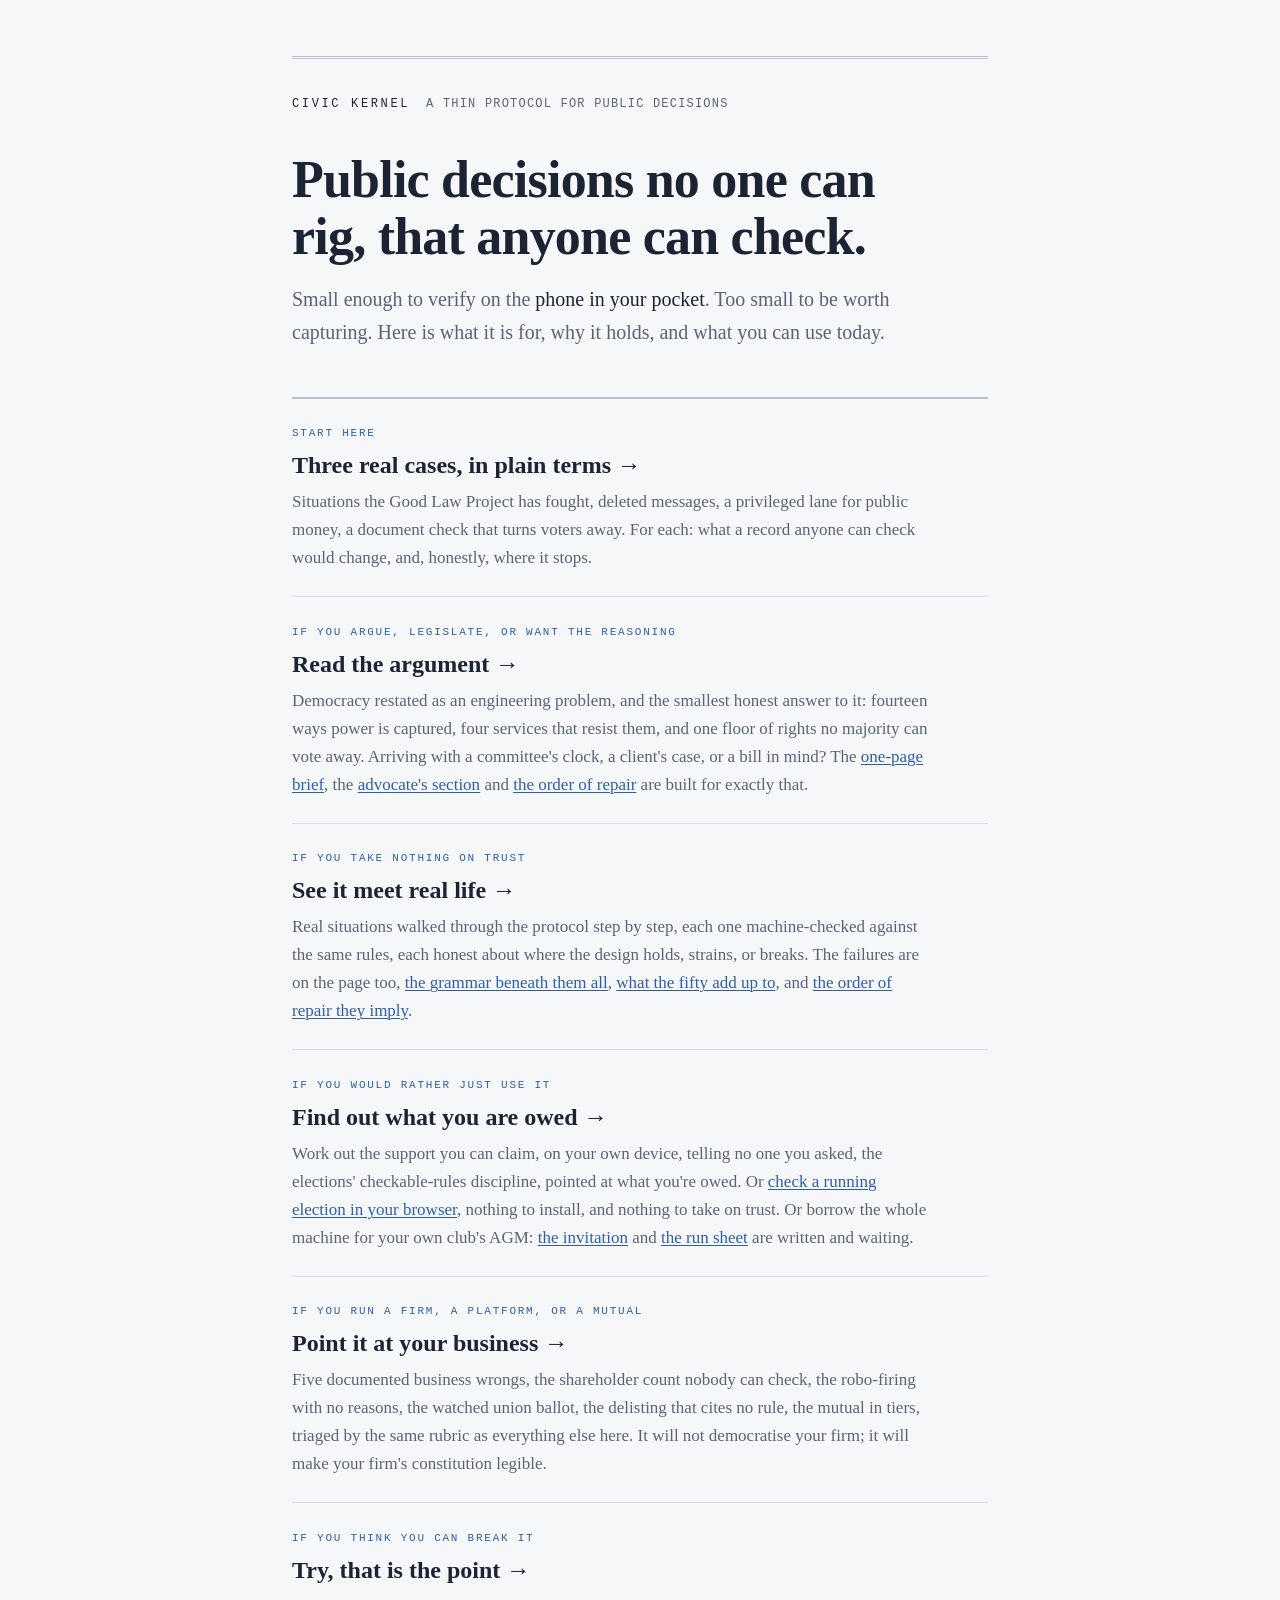
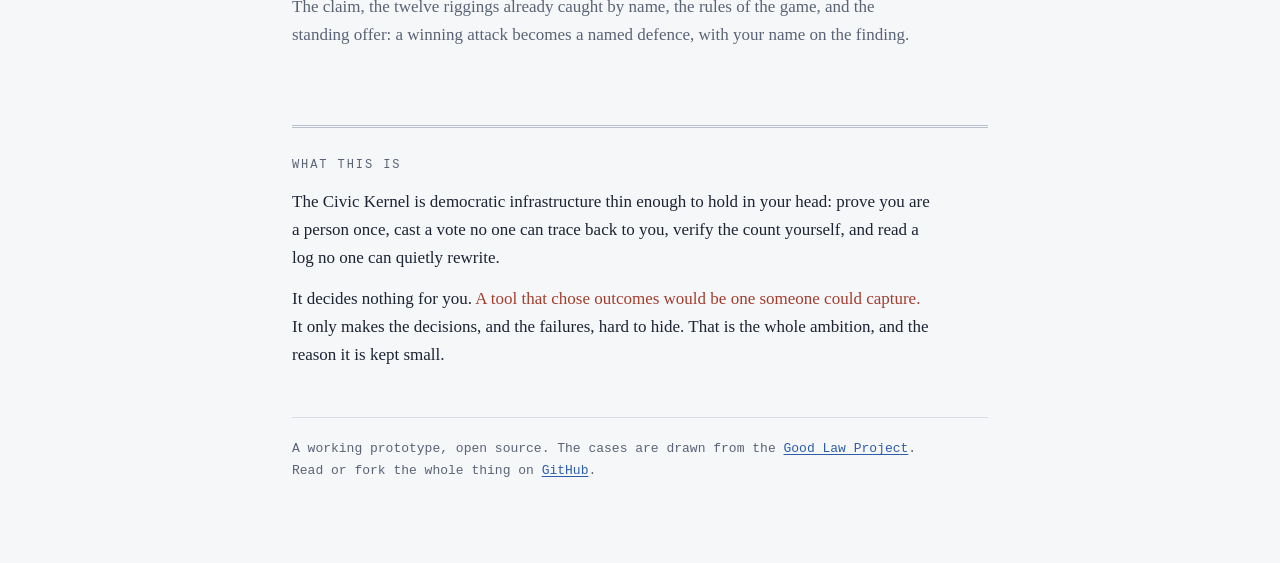
<file: index.html>
<!doctype html>
<html lang="en">
<head>
<meta charset="utf-8">
<meta name="viewport" content="width=device-width, initial-scale=1">
<meta name="color-scheme" content="light">
<meta name="description" content="Public decisions no one can rig, that anyone can check. A thin protocol for democratic infrastructure, the argument, the evidence, and tools you can use today.">
<title>Civic Kernel, public decisions no one can rig, that anyone can check</title>
<style>
  /* Light-committed on purpose: this is about holding public power to daylight,
     so the page does not go dark at night. One palette, the essay's own, the
     serif, the navy ink, the single blue accent, so the front door and the
     argument read as one body. Colour is spent only on meaning. */
  :root {
    color-scheme: light;
    --paper: #f6f7f9;
    --card: #ffffff;
    --ink: #1c2333;
    --muted: #5a6376;
    --accent: #2e5eaa;
    --accent-soft: #e6edf8;
    --threat: #a33d2e;
    --line: #d8dce4;
    --line-strong: #b9c0cd;
    --focus: #ffdd00;
    --serif: 'Iowan Old Style', 'Palatino Linotype', Palatino, 'Book Antiqua', 'URW Palladio L', 'P052', Georgia, serif;
    --mono: ui-monospace, 'Cascadia Code', 'JetBrains Mono', Menlo, Consolas, 'Liberation Mono', monospace;
  }
  * { box-sizing: border-box; }
  html { background: var(--paper); }
  body {
    margin: 0;
    font-family: var(--serif);
    color: var(--ink);
    background: var(--paper);
    line-height: 1.65;
    font-size: 1.0625rem;
    -webkit-font-smoothing: antialiased;
  }
  .page { max-width: 46rem; margin: 0 auto; padding: 3.5rem 1.25rem 5rem; }

  a { color: var(--accent); text-decoration-thickness: 1px; text-underline-offset: 2px; }
  a:hover { text-decoration-thickness: 3px; }
  a:focus-visible {
    outline: 3px solid var(--focus); outline-offset: 2px;
    background: var(--focus); color: var(--ink); text-decoration: none; border-radius: 1px;
  }
  .skip { position: absolute; left: -9999px; }
  .skip:focus { position: static; display: inline-block; margin-bottom: 1rem; padding: .3rem .6rem;
    background: var(--focus); color: var(--ink); }

  /* ---------- masthead ---------- */
  header.masthead {
    border-top: 3px double var(--line-strong);
    padding-top: 1.5rem;
  }
  .wordmark {
    font-family: var(--mono);
    font-size: 0.75rem;
    letter-spacing: 0.22em;
    text-transform: uppercase;
    color: var(--ink);
    display: flex;
    flex-wrap: wrap;
    align-items: baseline;
    gap: 0.4rem 1rem;
    margin-bottom: 2.25rem;
  }
  .wordmark .desc { color: var(--muted); letter-spacing: 0.1em; }
  h1 {
    font-size: clamp(2.2rem, 6vw, 3.25rem);
    line-height: 1.1;
    font-weight: 600;
    letter-spacing: -0.015em;
    text-wrap: balance;
    margin: 0 0 1.1rem;
  }
  .standfirst {
    font-size: 1.25rem;
    color: var(--muted);
    text-wrap: pretty;
    max-width: 38rem;
    margin: 0 0 0.25rem;
  }
  .standfirst .keep { color: var(--ink); }

  /* ---------- the doors ---------- */
  nav.doors { margin: 3rem 0 0; }
  .door {
    border-top: 1px solid var(--line);
    padding: 1.6rem 0 1.5rem;
    display: block;
  }
  .door:first-child { border-top: 2px solid var(--line-strong); }
  .kicker {
    font-family: var(--mono);
    font-size: 0.6875rem;
    letter-spacing: 0.16em;
    text-transform: uppercase;
    color: var(--accent);
    margin: 0 0 0.55rem;
  }
  .door h2 { font-size: 1.5rem; line-height: 1.2; font-weight: 600; margin: 0 0 0.5rem; text-wrap: balance; }
  .door h2 a { color: var(--ink); text-decoration: none; }
  .door h2 a:hover { color: var(--accent); text-decoration: underline; text-decoration-thickness: 2px; }
  .door h2 a:focus-visible { color: var(--ink); }
  .door .hint { margin: 0; color: var(--muted); max-width: 40rem; }
  .door .hint a { color: var(--accent); }

  /* ---------- what this is ---------- */
  .about {
    margin: 3.25rem 0 0;
    border-top: 3px double var(--line-strong);
    padding-top: 1.75rem;
  }
  .about h2 {
    font-family: var(--mono);
    font-size: 0.75rem;
    letter-spacing: 0.16em;
    text-transform: uppercase;
    color: var(--muted);
    font-weight: 400;
    margin: 0 0 0.75rem;
  }
  .about p { max-width: 40rem; margin: 0 0 0.85rem; }
  .about .refuse { color: var(--threat); }

  footer {
    margin-top: 3rem;
    padding-top: 1.25rem;
    border-top: 1px solid var(--line);
    color: var(--muted);
    font-family: var(--mono);
    font-size: 0.8125rem;
    line-height: 1.7;
  }
</style>
</head>
<body>
<a class="skip" href="#main">Skip to the doors</a>
<div class="page">

<header class="masthead">
  <p class="wordmark"><span class="mark">Civic&nbsp;Kernel</span> <span class="desc">a thin protocol for public decisions</span></p>
  <h1>Public decisions no one can rig, that anyone can check.</h1>
  <p class="standfirst">Small enough to verify on the <span class="keep">phone in your pocket</span>. Too small to be worth capturing. Here is what it is for, why it holds, and what you can use today.</p>
</header>

<main id="main">
<nav class="doors" aria-label="Ways in">

  <div class="door">
    <p class="kicker">Start here</p>
    <h2><a href="findings.html">Three real cases, in plain terms →</a></h2>
    <p class="hint">Situations the Good Law Project has fought, deleted messages, a privileged lane for public money, a document check that turns voters away. For each: what a record anyone can check would change, and, honestly, where it stops.</p>
  </div>

  <div class="door">
    <p class="kicker">If you argue, legislate, or want the reasoning</p>
    <h2><a href="architecture.html">Read the argument →</a></h2>
    <p class="hint">Democracy restated as an engineering problem, and the smallest honest answer to it: fourteen ways power is captured, four services that resist them, and one floor of rights no majority can vote away. Arriving with a committee's clock, a client's case, or a bill in mind? The <a href="committee-brief.html">one-page brief</a>, the <a href="findings.html#advocates">advocate's section</a> and <a href="roadmap.html">the order of repair</a> are built for exactly that.</p>
  </div>

  <div class="door">
    <p class="kicker">If you take nothing on trust</p>
    <h2><a href="scenarios.html">See it meet real life →</a></h2>
    <p class="hint">Real situations walked through the protocol step by step, each one machine-checked against the same rules, each honest about where the design holds, strains, or breaks. The failures are on the page too, <a href="tropes.html">the grammar beneath them all</a>, <a href="map.html">what the fifty add up to</a>, and <a href="roadmap.html">the order of repair they imply</a>.</p>
  </div>

  <div class="door">
    <p class="kicker">If you would rather just use it</p>
    <h2><a href="owed.html">Find out what you are owed →</a></h2>
    <p class="hint">Work out the support you can claim, on your own device, telling no one you asked, the elections' checkable-rules discipline, pointed at what you're owed. Or <a href="verifier.html">check a running election in your browser</a>, nothing to install, and nothing to take on trust. Or borrow the whole machine for your own club's AGM: <a href="docs/shadow-agm-invitation.md">the invitation</a> and <a href="docs/clubhouse-demo.md">the run sheet</a> are written and waiting.</p>
  </div>

  <div class="door">
    <p class="kicker">If you run a firm, a platform, or a mutual</p>
    <h2><a href="business.html">Point it at your business →</a></h2>
    <p class="hint">Five documented business wrongs, the shareholder count nobody can check, the robo-firing with no reasons, the watched union ballot, the delisting that cites no rule, the mutual in tiers, triaged by the same rubric as everything else here. It will not democratise your firm; it will make your firm's constitution legible.</p>
  </div>

  <div class="door">
    <p class="kicker">If you think you can break it</p>
    <h2><a href="break.html">Try, that is the point →</a></h2>
    <p class="hint">The claim, the twelve riggings already caught by name, the rules of the game, and the standing offer: a winning attack becomes a named defence, with your name on the finding.</p>
  </div>

</nav>

<section class="about">
  <h2>What this is</h2>
  <p>The Civic Kernel is democratic infrastructure thin enough to hold in your head: prove you are a person once, cast a vote no one can trace back to you, verify the count yourself, and read a log no one can quietly rewrite.</p>
  <p>It decides nothing for you. <span class="refuse">A tool that chose outcomes would be one someone could capture.</span> It only makes the decisions, and the failures, hard to hide. That is the whole ambition, and the reason it is kept small.</p>
</section>

<footer>
  A working prototype, open source. The cases are drawn from the <a href="https://goodlawproject.org">Good Law Project</a>.<br>
  Read or fork the whole thing on <a href="https://github.com/GlassOnTin/civic-kernel">GitHub</a>.
</footer>

</main>
</div>
</body>
</html>
</file>
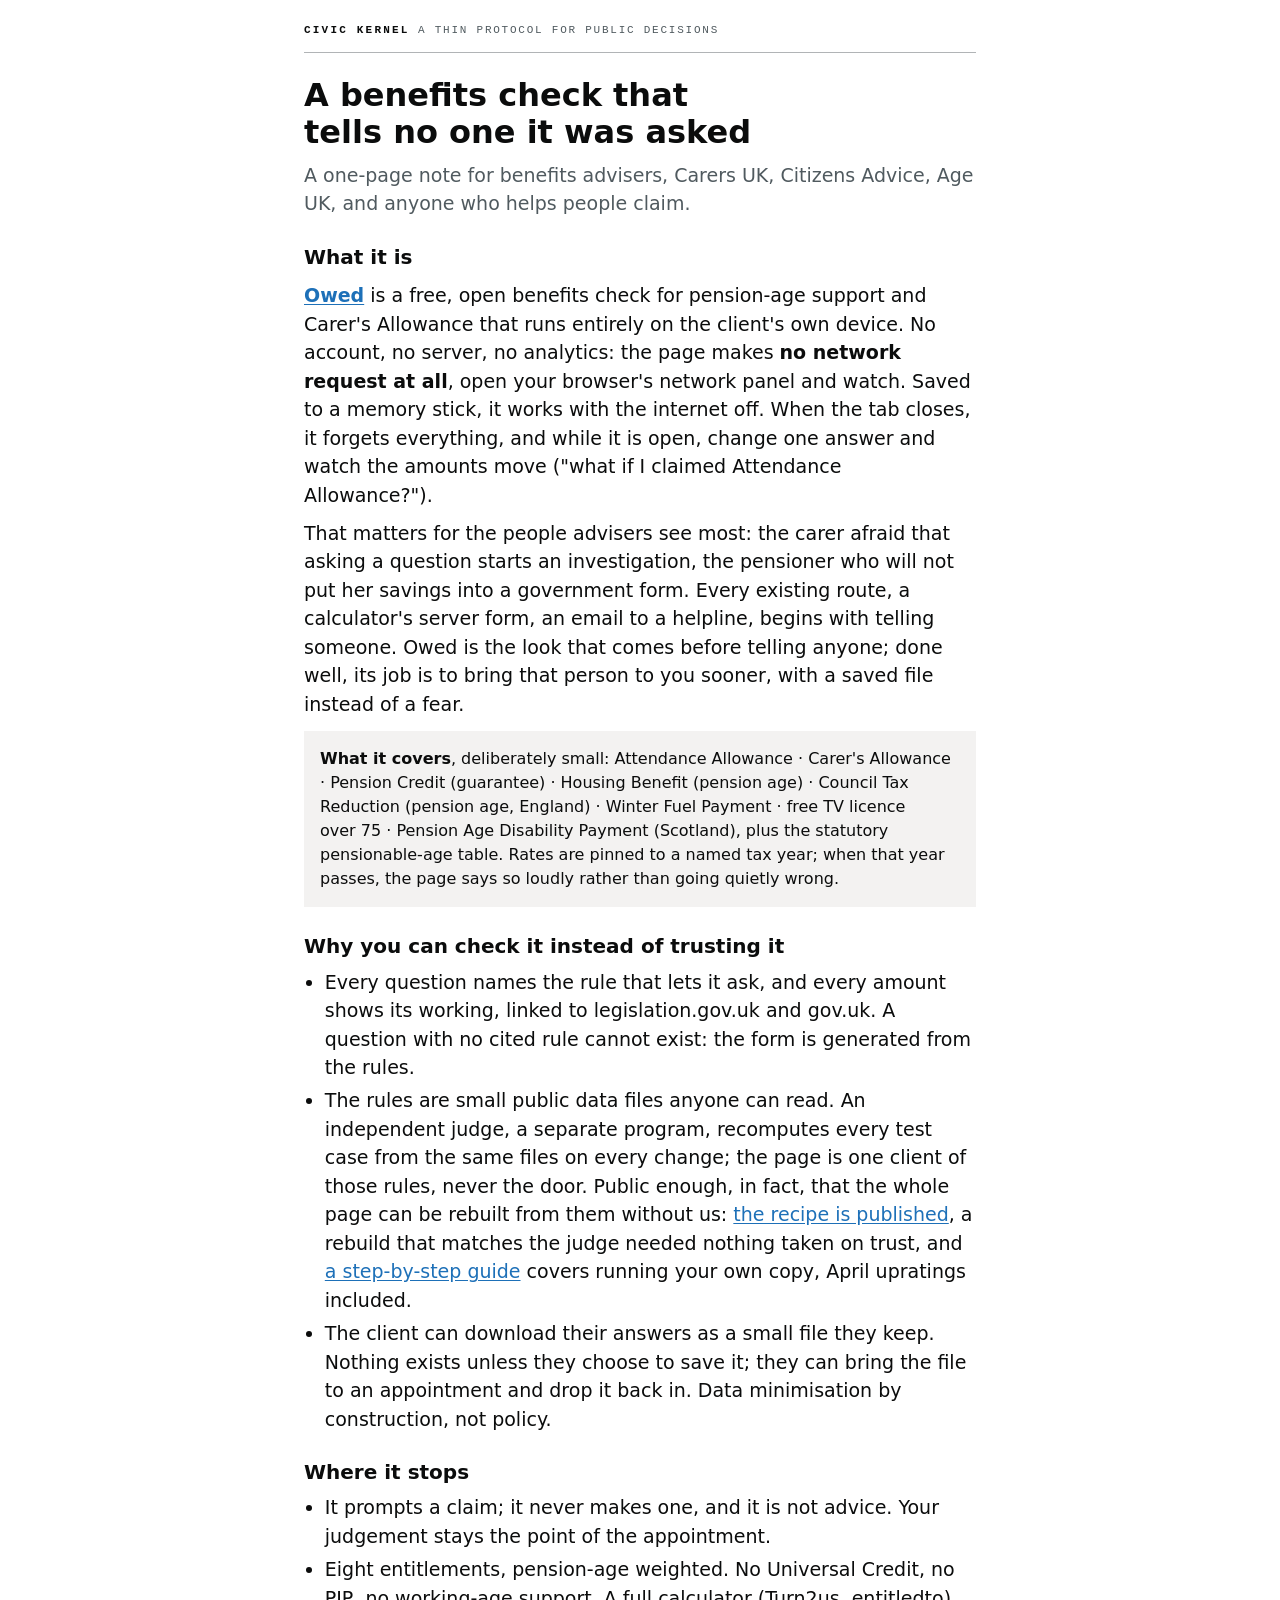
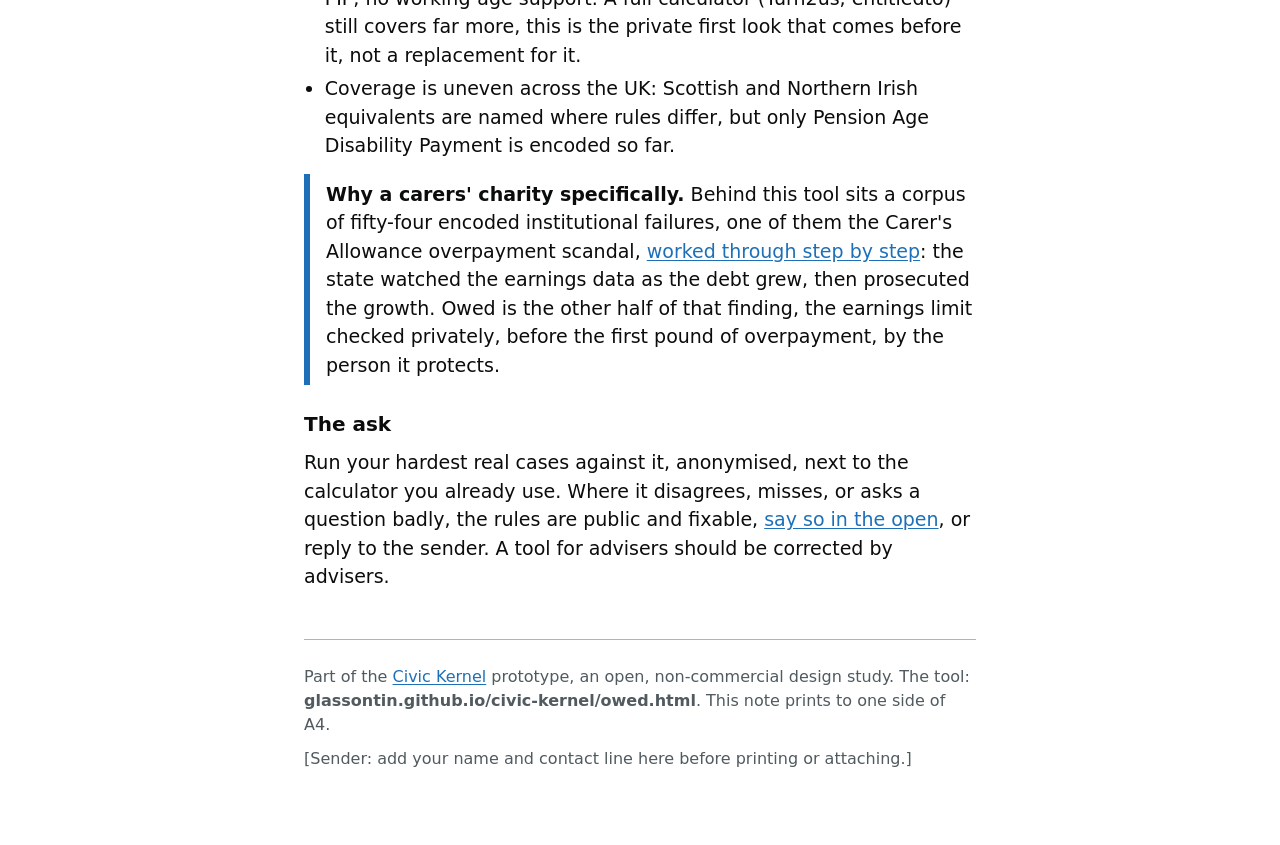
<file: adviser-note.html>
<!DOCTYPE html>
<html lang="en">
<head>
<meta charset="utf-8">
<meta name="viewport" content="width=device-width, initial-scale=1">
<title>A note for advisers, Owed, Civic Kernel</title>
<meta name="description" content="A one-page note for benefits advisers about Owed: a pension-age benefits check that runs entirely on the client's device, cites the rule behind every question, and can be checked rather than trusted.">
<style>
  /* The same gov.uk discipline as owed.html, the tool this note describes,
     plus committee-brief.html's duty: it must print onto a single A4 side. */
  :root {
    color-scheme: light;
    --bg: #ffffff; --fg: #0b0c0c; --muted: #505a5f; --line: #b1b4b6;
    --ok: #00703c; --bad: #d4351c; --warn: #996c00;
    --panel: #f3f2f1; --accent: #1d70b8; --focus: #ffdd00; --focus-fg: #0b0c0c;
  }
  * { box-sizing: border-box; }
  body {
    margin: 0 auto; padding: 1.2rem 1rem 4rem; max-width: 44rem;
    background: var(--bg); color: var(--fg);
    font: 1.1875rem/1.5 system-ui, -apple-system, "Segoe UI", Roboto, sans-serif;
  }
  @media (max-width: 40rem) { body { font-size: 1rem; } }
  .home { display:block; margin:0 0 1.5rem; padding:.2rem 0 .85rem;
    border-bottom:1px solid var(--line);
    font-family:ui-monospace,'Cascadia Code',Menlo,Consolas,monospace;
    font-size:.6875rem; letter-spacing:.16em; text-transform:uppercase;
    text-decoration:none; color:var(--muted); }
  .home b { color:var(--fg); font-weight:700; letter-spacing:.2em; }
  .home:hover b { text-decoration:underline; text-underline-offset:.14em; }
  .home:focus { background:var(--focus); color:var(--focus-fg); outline:3px solid var(--focus); box-shadow:0 3px 0 var(--focus-fg); text-decoration:none; }
  h1 { font-size: 2rem; line-height: 1.15; margin: .6rem 0 .4rem; text-wrap: balance; }
  h2 { font-size: 1.25rem; margin: 1.5rem 0 .4rem; }
  p  { margin: .6rem 0; }
  .sub { color: var(--muted); }
  a { color: var(--accent); text-decoration: underline; text-underline-offset: .12em; }
  a:focus { background: var(--focus); color: var(--focus-fg);
    outline: 3px solid var(--focus); outline-offset: 0;
    box-shadow: 0 3px 0 var(--focus-fg); text-decoration: none; }
  ul.plain { margin: .4rem 0; padding-left: 1.3rem; }
  ul.plain li { margin: .3rem 0; }
  .covers { background: var(--panel); padding: .8rem 1rem; margin: .8rem 0; font-size: 1rem; }
  .covers p { margin: .2rem 0; }
  .case { margin: .9rem 0; padding: .1rem 0 .1rem 1rem; border-left: .4rem solid var(--accent); }
  .case p { margin: .25rem 0; }
  footer { margin-top: 3rem; color: var(--muted); font-size: 1rem;
    border-top: 1px solid var(--line); padding-top: 1rem; }
  .skip { position: absolute; left: -9999px; }
  .skip:focus { position: static; display: inline-block; padding: .2rem .5rem; }

  @media print {
    @page { size: A4; margin: 11mm 13mm; }
    body { font-size: 10pt; line-height: 1.32; padding: 0; max-width: none; }
    .home.skip.noprint { display: none; }
    h1 { font-size: 15pt; margin: 0 0 .1rem; }
    .sub { margin: 0 0 .3rem; }
    h2 { font-size: 10.5pt; margin: .55rem 0 .2rem; }
    p { margin: .25rem 0; }
    ul.plain li { margin: .15rem 0; }
    a { color: var(--fg); text-decoration: none; }
    .covers { padding: .35rem .6rem; margin: .4rem 0; font-size: inherit; }
    .case { margin: .5rem 0; padding-left: .7rem; border-left-width: .28rem; }
    footer { margin-top: .6rem; padding-top: .4rem; font-size: 8.5pt; }
  }
</style>
</head>
<body>
<a class="skip" href="#main">Skip to main content</a>
<a class="home" href="index.html"><b>Civic&nbsp;Kernel</b> <span>a thin protocol for public decisions</span></a>
<main id="main">

<h1>A benefits check that tells no one it was asked</h1>
<p class="sub">A one-page note for benefits advisers, Carers UK, Citizens Advice, Age UK, and anyone who helps people claim.</p>

<h2>What it is</h2>
<p><a href="owed.html"><strong>Owed</strong></a> is a free, open benefits check for pension-age support and Carer's Allowance that runs entirely on the client's own device. No account, no server, no analytics: the page makes <strong>no network request at all</strong>, open your browser's network panel and watch. Saved to a memory stick, it works with the internet off. When the tab closes, it forgets everything, and while it is open, change one answer and watch the amounts move ("what if I claimed Attendance Allowance?").</p>
<p>That matters for the people advisers see most: the carer afraid that asking a question starts an investigation, the pensioner who will not put her savings into a government form. Every existing route, a calculator's server form, an email to a helpline, begins with telling someone. Owed is the look that comes before telling anyone; done well, its job is to bring that person to you sooner, with a saved file instead of a fear.</p>

<div class="covers">
<p><strong>What it covers</strong>, deliberately small: Attendance Allowance · Carer's Allowance · Pension Credit (guarantee) · Housing Benefit (pension age) · Council Tax Reduction (pension age, England) · Winter Fuel Payment · free TV licence over&nbsp;75 · Pension Age Disability Payment (Scotland), plus the statutory pensionable-age table. Rates are pinned to a named tax year; when that year passes, the page says so loudly rather than going quietly wrong.</p>
</div>

<h2>Why you can check it instead of trusting it</h2>
<ul class="plain">
  <li>Every question names the rule that lets it ask, and every amount shows its working, linked to legislation.gov.uk and gov.uk. A question with no cited rule cannot exist: the form is generated from the rules.</li>
  <li>The rules are small public data files anyone can read. An independent judge, a separate program, recomputes every test case from the same files on every change; the page is one client of those rules, never the door. Public enough, in fact, that the whole page can be rebuilt from them without us: <a href="docs/rebuild-owed.md">the recipe is published</a>, a rebuild that matches the judge needed nothing taken on trust, and <a href="https://github.com/GlassOnTin/civic-kernel/tree/master/docs/own">a step-by-step guide</a> covers running your own copy, April upratings included.</li>
  <li>The client can download their answers as a small file they keep. Nothing exists unless they choose to save it; they can bring the file to an appointment and drop it back in. Data minimisation by construction, not policy.</li>
</ul>

<h2>Where it stops</h2>
<ul class="plain">
  <li>It prompts a claim; it never makes one, and it is not advice. Your judgement stays the point of the appointment.</li>
  <li>Eight entitlements, pension-age weighted. No Universal Credit, no PIP, no working-age support. A full calculator (Turn2us, entitledto) still covers far more, this is the private first look that comes before it, not a replacement for it.</li>
  <li>Coverage is uneven across the UK: Scottish and Northern Irish equivalents are named where rules differ, but only Pension Age Disability Payment is encoded so far.</li>
</ul>

<div class="case">
  <p><strong>Why a carers' charity specifically.</strong> Behind this tool sits a corpus of fifty-four encoded institutional failures, one of them the Carer's Allowance overpayment scandal, <a href="scenarios.html#carers-allowance-overpayment">worked through step by step</a>: the state watched the earnings data as the debt grew, then prosecuted the growth. Owed is the other half of that finding, the earnings limit checked privately, before the first pound of overpayment, by the person it protects.</p>
</div>

<h2>The ask</h2>
<p>Run your hardest real cases against it, anonymised, next to the calculator you already use. Where it disagrees, misses, or asks a question badly, the rules are public and fixable, <a href="https://github.com/GlassOnTin/civic-kernel/issues">say so in the open</a>, or reply to the sender. A tool for advisers should be corrected by advisers.</p>

<footer>
  <p>Part of the <a href="https://github.com/GlassOnTin/civic-kernel">Civic Kernel</a> prototype, an open, non-commercial design study. The tool: <strong style="white-space:nowrap">glassontin.github.io/civic-kernel/owed.html</strong>. This note prints to one side of A4.</p>
  <p>[Sender: add your name and contact line here before printing or attaching.]</p>
</footer>

</main>
</body>
</html>
</file>
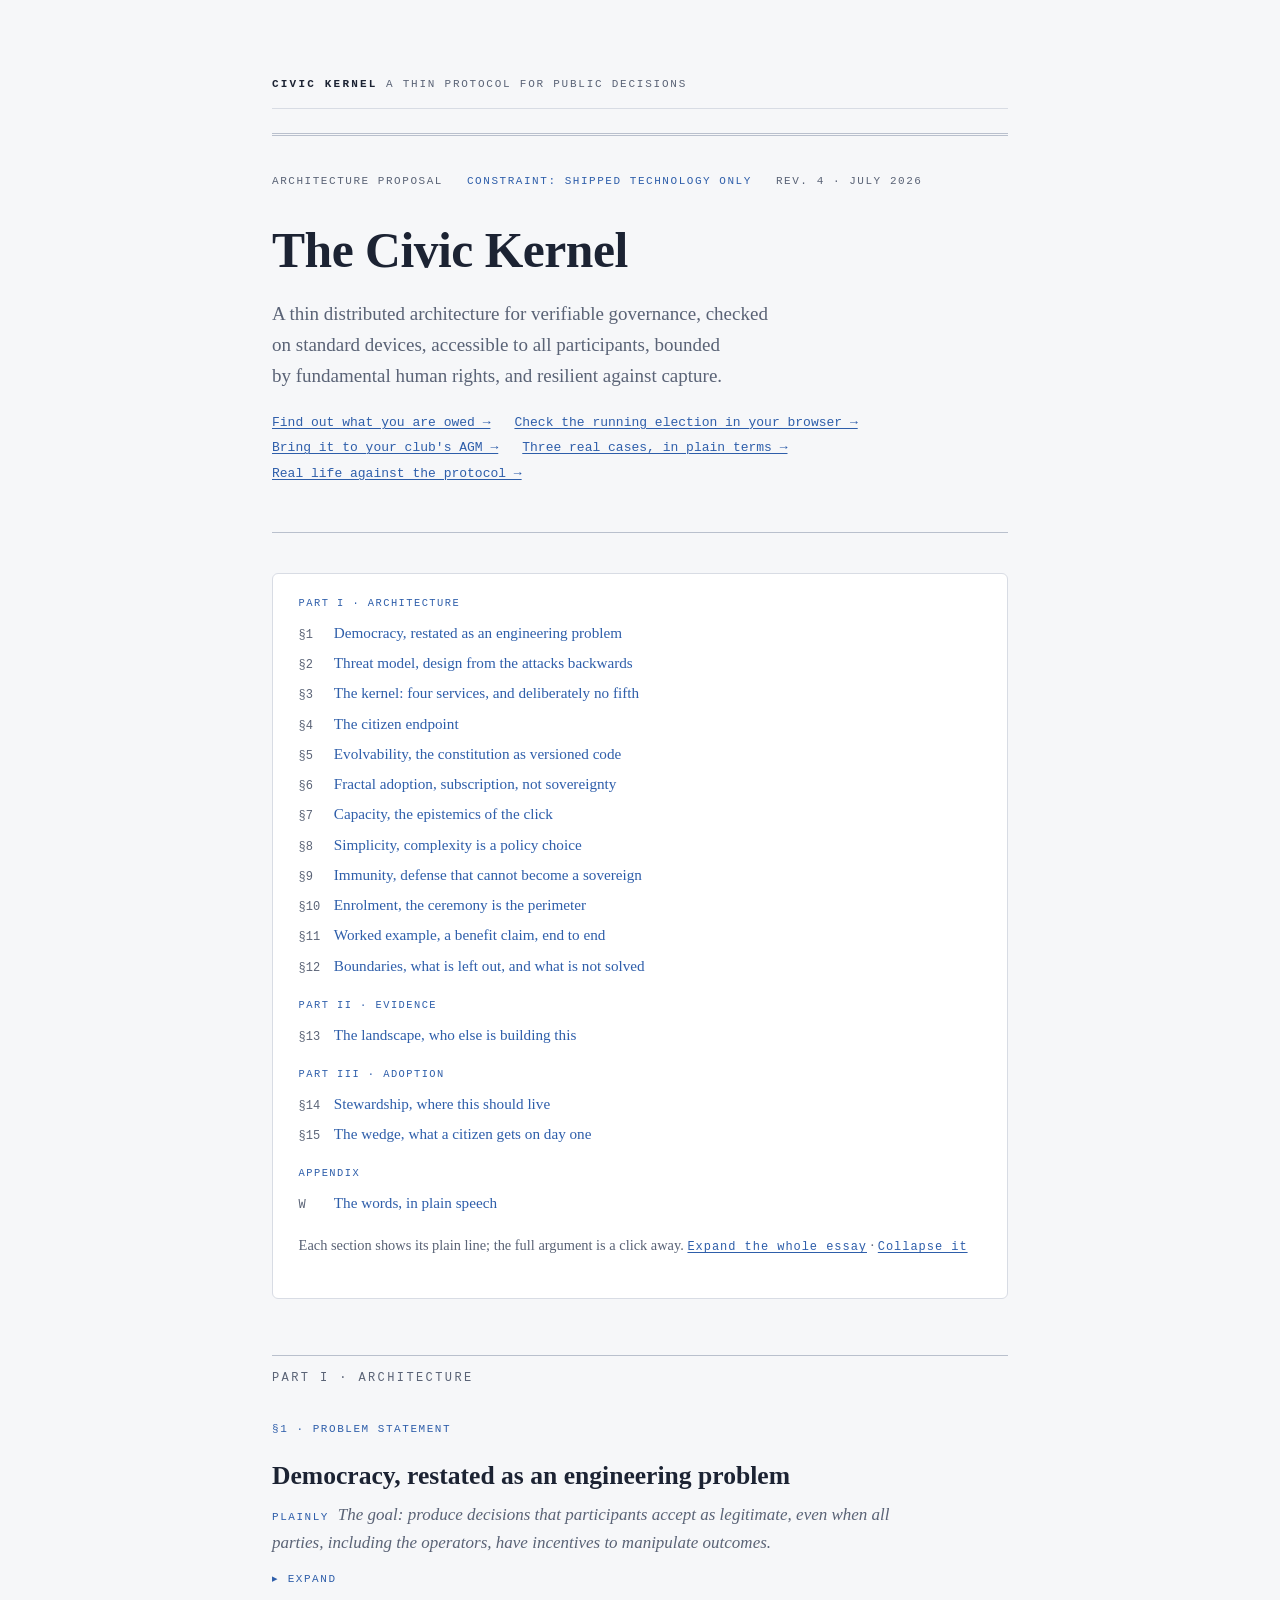
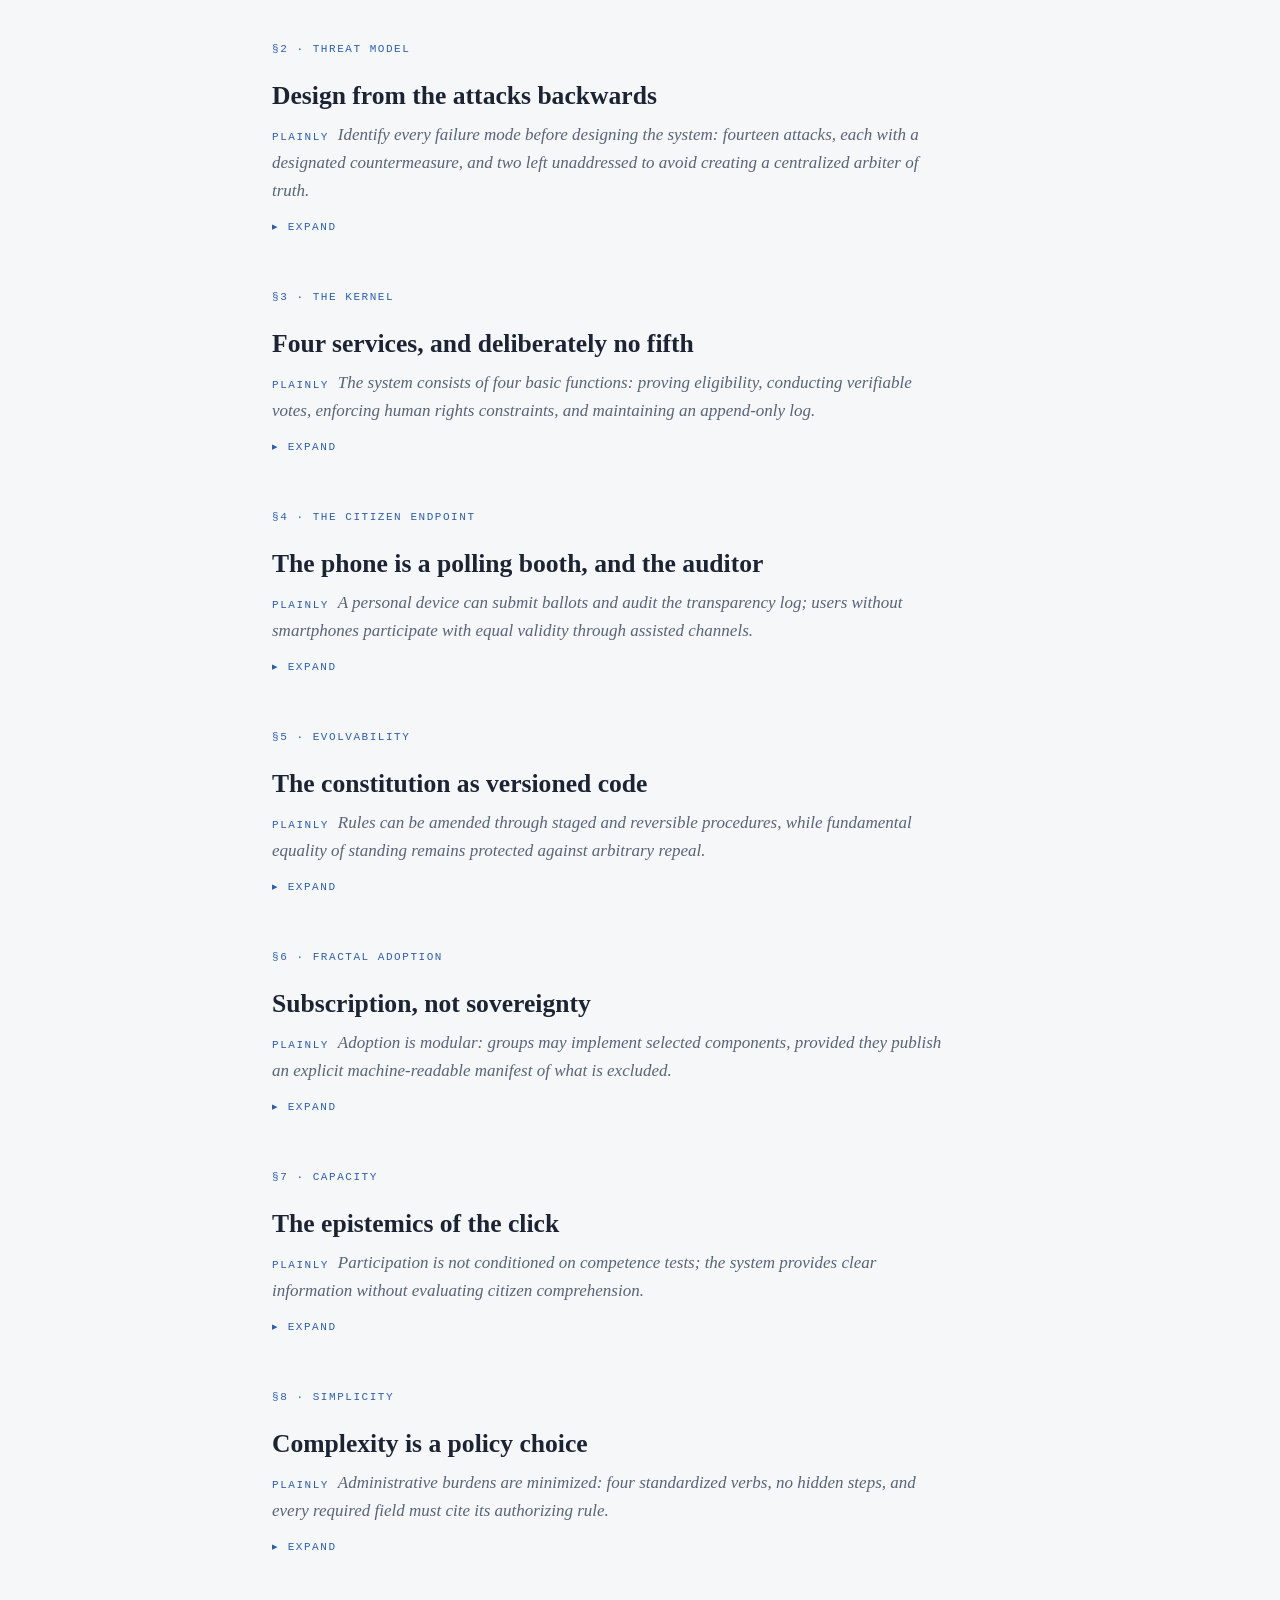
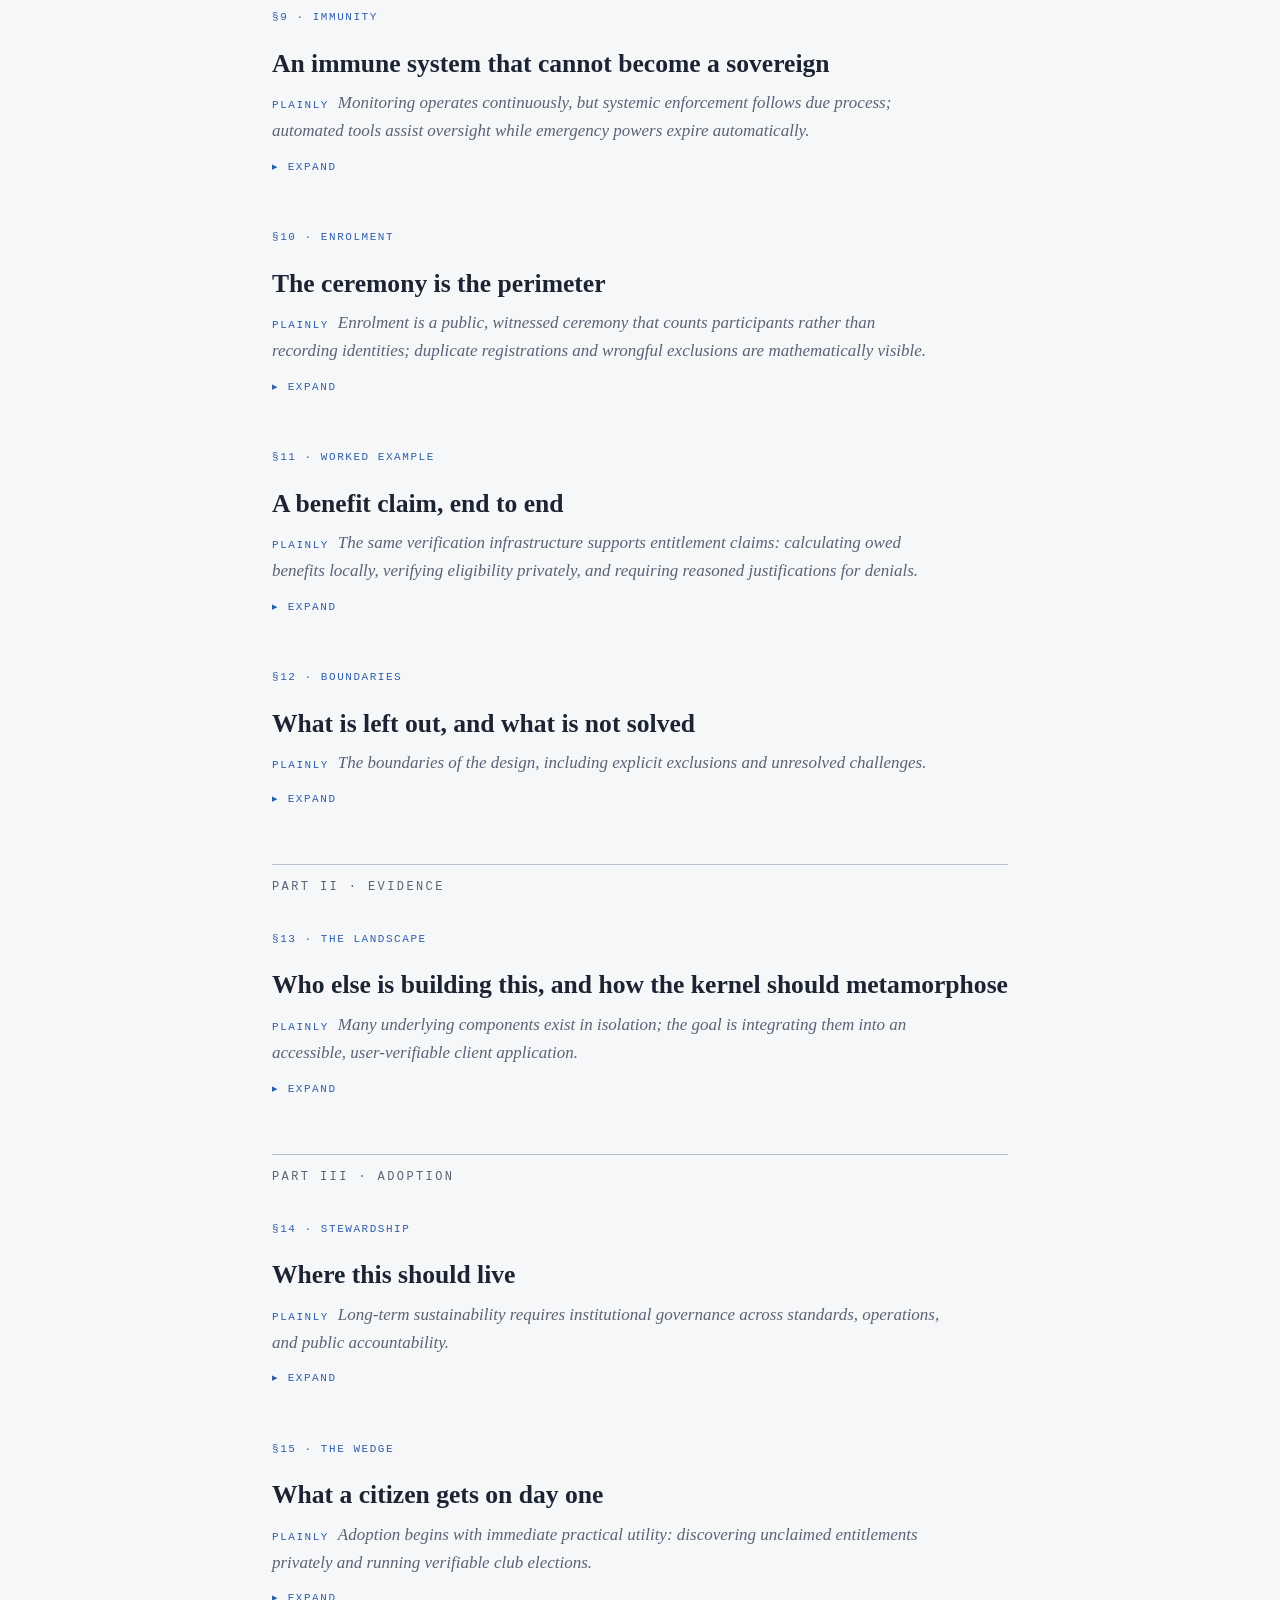
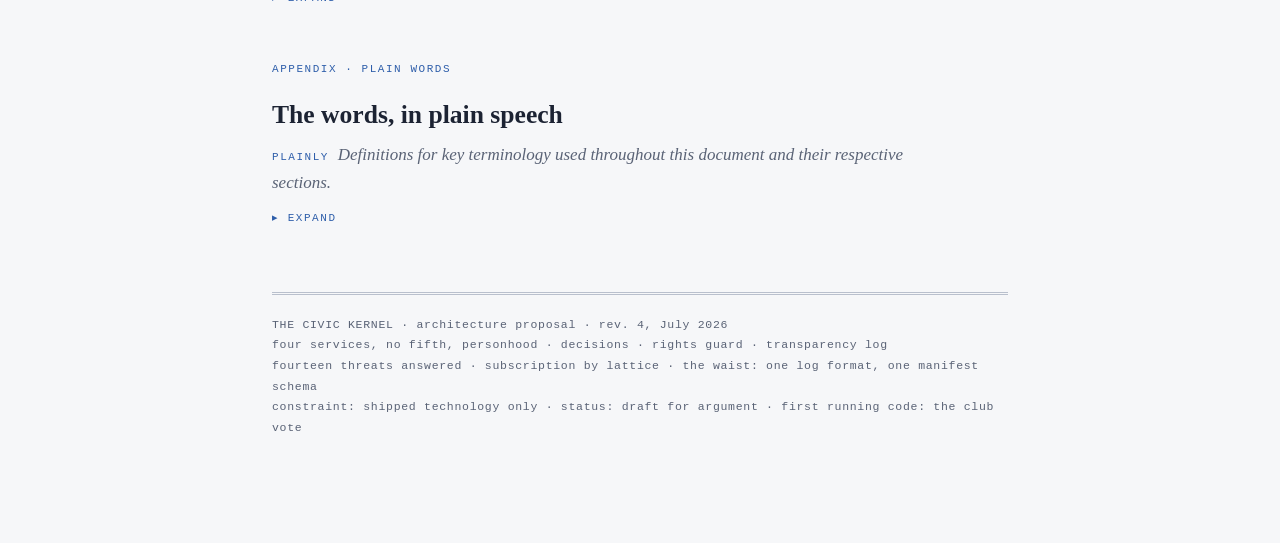
<file: architecture.html>
<!doctype html>
<html lang="en">
<head>
<meta charset="utf-8">
<meta name="viewport" content="width=device-width, initial-scale=1">
<title>The Civic Kernel, a thin architecture for an evolving democracy</title>
<style>
  :root {
    color-scheme: light;
    --paper: #f6f7f9;
    --card: #ffffff;
    --ink: #1c2333;
    --muted: #5a6376;
    --accent: #2e5eaa;
    --accent-soft: #e6edf8;
    --threat: #a33d2e;
    --threat-soft: #f6e9e6;
    --line: #d8dce4;
    --line-strong: #b9c0cd;
    --serif: 'Iowan Old Style', 'Palatino Linotype', Palatino, 'Book Antiqua', 'URW Palladio L', 'P052', Georgia, serif;
    --mono: ui-monospace, 'Cascadia Code', 'JetBrains Mono', Menlo, Consolas, 'Liberation Mono', monospace;
  }
  :root[data-theme="light"] {
    --paper: #f6f7f9;
    --card: #ffffff;
    --ink: #1c2333;
    --muted: #5a6376;
    --accent: #2e5eaa;
    --accent-soft: #e6edf8;
    --threat: #a33d2e;
    --threat-soft: #f6e9e6;
    --line: #d8dce4;
    --line-strong: #b9c0cd;
  }

  html { background: var(--paper); }
  body {
    font-family: var(--serif);
    color: var(--ink);
    background: var(--paper);
    line-height: 1.65;
    font-size: 1.0625rem;
  }
  .page {
    max-width: 46rem;
    margin: 0 auto;
    padding: 4rem 1.25rem 6rem;
  }

  a { color: var(--accent); text-decoration-thickness: 1px; text-underline-offset: 2px; }
  a:focus-visible, button:focus-visible {
    outline: 2px solid var(--accent);
    outline-offset: 2px;
    border-radius: 2px;
  }

  /* ---------- wordmark (the spine, home) ---------- */
  .home { display: block; margin: 0 0 1.5rem; padding: .2rem 0 .9rem;
    border-bottom: 1px solid var(--line);
    font-family: var(--mono); font-size: .6875rem; letter-spacing: .16em;
    text-transform: uppercase; text-decoration: none; color: var(--muted); }
  .home b { color: var(--ink); font-weight: 700; letter-spacing: .2em; }
  .home span { color: var(--muted); }
  .home:hover b { text-decoration: underline; text-underline-offset: .14em; }
  .home:focus-visible { outline: 2px solid var(--accent); outline-offset: 2px; }

  /* ---------- masthead ---------- */
  header.masthead {
    border-top: 3px double var(--line-strong);
    border-bottom: 1px solid var(--line-strong);
    padding: 2.25rem 0 2rem;
    margin-bottom: 2.5rem;
  }
  .eyebrow {
    font-family: var(--mono);
    font-size: 0.6875rem;
    letter-spacing: 0.14em;
    text-transform: uppercase;
    color: var(--muted);
    display: flex;
    flex-wrap: wrap;
    gap: 0.5rem 1.5rem;
    margin-bottom: 1.5rem;
  }
  .eyebrow .accent { color: var(--accent); }
  h1 {
    font-size: clamp(2.1rem, 5.5vw, 3.1rem);
    line-height: 1.12;
    font-weight: 600;
    letter-spacing: -0.01em;
    text-wrap: balance;
    margin-bottom: 1rem;
  }
  .standfirst {
    font-size: 1.1875rem;
    color: var(--muted);
    text-wrap: balance;
    max-width: 40rem;
  }
  .masthead-links {
    margin-top: 1.25rem;
    font-family: var(--mono);
    font-size: 0.8125rem;
    display: flex;
    flex-wrap: wrap;
    gap: 0.25rem 1.5rem;
  }

  /* ---------- table of contents ---------- */
  nav.toc {
    background: var(--card);
    border: 1px solid var(--line);
    border-radius: 6px;
    padding: 1.3rem 1.6rem 1.5rem;
    margin-bottom: 3rem;
    font-size: 0.95rem;
  }
  nav.toc .toc-part {
    font-family: var(--mono);
    font-size: 0.65rem;
    letter-spacing: 0.14em;
    text-transform: uppercase;
    color: var(--accent);
    margin: 1rem 0 0.35rem;
  }
  nav.toc .toc-part:first-child { margin-top: 0; }
  nav.toc ol { list-style: none; margin: 0; padding: 0; }
  nav.toc li { padding: 0.14rem 0; }
  nav.toc .n {
    font-family: var(--mono);
    font-size: 0.75rem;
    color: var(--muted);
    display: inline-block;
    min-width: 2.2rem;
  }
  nav.toc a { text-decoration: none; }
  nav.toc a:hover { text-decoration: underline; }

  /* ---------- sections ---------- */
  section { margin-bottom: 3.25rem; }
  .sec-label {
    font-family: var(--mono);
    font-size: 0.6875rem;
    letter-spacing: 0.14em;
    text-transform: uppercase;
    color: var(--accent);
    display: block;
    margin-bottom: 0.4rem;
  }
  .part-label {
    font-family: var(--mono);
    font-size: 0.75rem;
    letter-spacing: 0.2em;
    text-transform: uppercase;
    color: var(--muted);
    border-top: 1px solid var(--line-strong);
    padding-top: 0.8rem;
    margin: 3.5rem 0 2rem;
  }
  h2 {
    font-size: 1.6rem;
    font-weight: 600;
    line-height: 1.25;
    text-wrap: balance;
    margin-bottom: 1rem;
  }
  h3 {
    font-size: 1.17rem;
    font-weight: 600;
    margin: 1.9rem 0 0.6rem;
    text-wrap: balance;
  }
  h3 .svc-id {
    font-family: var(--mono);
    font-size: 0.75rem;
    font-weight: 400;
    color: var(--accent);
    letter-spacing: 0.08em;
    margin-right: 0.45rem;
    vertical-align: 0.12em;
  }
  .plain {
    font-style: italic;
    color: var(--muted);
    max-width: 42rem;
    margin: -0.4rem 0 1.2rem;
  }
  .plain .plain-label {
    font-family: var(--mono);
    font-style: normal;
    font-size: 0.6875rem;
    letter-spacing: 0.14em;
    text-transform: uppercase;
    color: var(--accent);
    margin-right: 0.55rem;
  }
  ul.words { margin: 0; padding: 0; list-style: none; max-width: 42rem; }
  ul.words li { padding: 0.5rem 0; border-bottom: 1px solid var(--line); font-size: 0.95rem; }
  ul.words li:last-child { border-bottom: none; }
  /* glossary terms: definition popover in place; the link itself still reaches the appendix */
  a.term { text-decoration-style: dotted; cursor: help; }
  .termtip {
    position: absolute; z-index: 30; display: none;
    width: 19rem; max-width: 76vw;
    background: var(--card); color: var(--ink);
    border: 1px solid var(--line); border-radius: 8px;
    padding: 0.5rem 0.7rem;
    font-family: var(--serif); font-size: 0.82rem; line-height: 1.5;
    box-shadow: 0 6px 20px rgba(0, 0, 0, 0.18);
  }
  /* collapsible sections: the plain line is the always-visible surface */
  details.sec > summary {
    list-style: none;
    cursor: pointer;
  }
  details.sec > summary::-webkit-details-marker { display: none; }
  details.sec > summary:hover h2 { color: var(--accent); }
  details.sec > summary:focus-visible {
    outline: 2px solid var(--accent);
    outline-offset: 4px;
    border-radius: 4px;
  }
  details.sec > summary::after {
    content: "▸ expand";
    display: block;
    font-family: var(--mono);
    font-size: 0.6875rem;
    letter-spacing: 0.14em;
    text-transform: uppercase;
    color: var(--accent);
    margin-top: -0.4rem;
  }
  details.sec[open] > summary::after {
    content: "▾ collapse";
    margin-bottom: 1.4rem;
  }
  .toc-controls { margin-top: 1rem; font-size: 0.9rem; color: var(--muted); }
  .toc-controls button {
    font-family: var(--mono);
    font-size: 0.75rem;
    letter-spacing: 0.08em;
    color: var(--accent);
    background: none;
    border: none;
    padding: 0;
    cursor: pointer;
    text-decoration: underline;
    text-decoration-thickness: 1px;
    text-underline-offset: 2px;
  }
  p { margin-bottom: 1rem; max-width: 42rem; }
  section > p:last-child { margin-bottom: 0; }
  em { font-style: italic; }
  strong { font-weight: 600; }

  code {
    font-family: var(--mono);
    font-size: 0.85em;
    background: var(--accent-soft);
    padding: 0.1em 0.35em;
    border-radius: 3px;
  }

  ul.goals { margin: 0 0 1rem; padding: 0; list-style: none; max-width: 42rem; }
  ul.goals li {
    padding: 0.55rem 0 0.55rem 1.4rem;
    border-bottom: 1px solid var(--line);
    position: relative;
  }
  ul.goals li::before {
    content: "§";
    position: absolute; left: 0; top: 0.55rem;
    font-family: var(--mono);
    color: var(--accent);
    font-size: 0.8em;
  }
  ul.goals li:first-child { border-top: 1px solid var(--line); }
  ul.goals b { font-weight: 600; }

  /* ---------- threat register ---------- */
  .table-scroll { overflow-x: auto; margin: 1.5rem 0; }
  table.threats {
    border-collapse: collapse;
    width: 100%;
    min-width: 40rem;
    font-size: 0.9rem;
    line-height: 1.45;
  }
  table.threats caption {
    text-align: left;
    font-family: var(--mono);
    font-size: 0.6875rem;
    letter-spacing: 0.14em;
    text-transform: uppercase;
    color: var(--muted);
    padding-bottom: 0.6rem;
  }
  table.threats th {
    font-family: var(--mono);
    font-size: 0.6875rem;
    letter-spacing: 0.1em;
    text-transform: uppercase;
    font-weight: 500;
    color: var(--muted);
    text-align: left;
    padding: 0.5rem 0.9rem 0.5rem 0;
    border-bottom: 1px solid var(--line-strong);
  }
  table.threats td {
    padding: 0.65rem 0.9rem 0.65rem 0;
    border-bottom: 1px solid var(--line);
    vertical-align: top;
  }
  table.threats td.tid {
    font-family: var(--mono);
    font-size: 0.75rem;
    color: var(--threat);
    white-space: nowrap;
  }
  table.threats td.ref { font-family: var(--mono); font-size: 0.78rem; white-space: nowrap; }
  .threat-name { font-weight: 600; }

  /* ---------- kernel service blocks ---------- */
  .service {
    border-left: 2px solid var(--accent);
    padding-left: 1.15rem;
    margin: 1.6rem 0 2rem;
  }
  .service h3 { margin-top: 0; }
  .stack {
    font-family: var(--mono);
    font-size: 0.78rem;
    color: var(--muted);
    background: var(--card);
    border: 1px solid var(--line);
    border-radius: 4px;
    padding: 0.55rem 0.8rem;
    margin: 0.9rem 0 0;
    overflow-x: auto;
    white-space: nowrap;
  }
  .stack b { color: var(--accent); font-weight: 500; }

  /* ---------- callouts ---------- */
  .aside {
    background: var(--card);
    border: 1px solid var(--line);
    border-radius: 6px;
    padding: 1.1rem 1.3rem;
    margin: 1.5rem 0;
    font-size: 0.95rem;
  }
  .aside .aside-label {
    font-family: var(--mono);
    font-size: 0.65rem;
    letter-spacing: 0.14em;
    text-transform: uppercase;
    color: var(--accent);
    display: block;
    margin-bottom: 0.45rem;
  }
  .aside.caution .aside-label { color: var(--threat); }
  .aside p:last-child { margin-bottom: 0; }

  /* ---------- diagram ---------- */
  figure.diagram { margin: 2rem 0; }
  figure.diagram .diagram-scroll { overflow-x: auto; }
  figure.diagram svg { display: block; min-width: 34rem; width: 100%; height: auto; }
  figure.diagram figcaption {
    font-family: var(--mono);
    font-size: 0.6875rem;
    letter-spacing: 0.12em;
    text-transform: uppercase;
    color: var(--muted);
    margin-top: 0.75rem;
  }
  .d-band { fill: var(--card); stroke: var(--line-strong); }
  .d-band-kernel { fill: var(--accent-soft); stroke: var(--accent); }
  .d-box { fill: var(--paper); stroke: var(--line-strong); }
  .d-box-kernel { fill: var(--card); stroke: var(--accent); }
  .d-label {
    font-family: var(--mono); font-size: 10.5px; letter-spacing: 0.1em;
    fill: var(--muted); text-transform: uppercase;
  }
  .d-label-kernel { fill: var(--accent); }
  .d-text { font-family: var(--serif); font-size: 13px; fill: var(--ink); }
  .d-small { font-family: var(--serif); font-size: 11px; fill: var(--muted); }
  .d-arrow { stroke: var(--line-strong); stroke-width: 1.2; fill: none; }
  .d-arrowhead { fill: var(--line-strong); }
  figure.diagram a.d-svc { cursor: pointer; }
  figure.diagram a.d-svc:hover rect { fill: var(--accent-soft); }
  figure.diagram a.d-svc:hover .d-text { text-decoration: underline; }

  /* ---------- open problems ---------- */
  ol.open-problems { margin: 1rem 0; padding-left: 1.4rem; max-width: 42rem; }
  ol.open-problems li { margin-bottom: 0.8rem; }
  ol.open-problems b { font-weight: 600; }

  footer.colophon {
    border-top: 3px double var(--line-strong);
    margin-top: 4rem;
    padding-top: 1.25rem;
    font-family: var(--mono);
    font-size: 0.72rem;
    letter-spacing: 0.06em;
    color: var(--muted);
    line-height: 1.8;
  }
</style>
</head>
<body>

<div class="page">

<a class="home" href="index.html"><b>Civic&nbsp;Kernel</b> <span>a thin protocol for public decisions</span></a>

<header class="masthead">
  <div class="eyebrow">
    <span>Architecture proposal</span>
    <span class="accent">Constraint: shipped technology only</span>
    <span>Rev. 4 · July 2026</span>
  </div>
  <h1>The Civic Kernel</h1>
  <p class="standfirst">A thin distributed architecture for verifiable governance, checked on standard devices, accessible to all participants, bounded by fundamental human rights, and resilient against capture.</p>
  <p class="masthead-links"><a href="owed.html">Find out what you are owed →</a> <a href="verifier.html">Check the running election in your browser →</a> <a href="https://github.com/GlassOnTin/civic-kernel/blob/master/docs/shadow-agm-invitation.md">Bring it to your club's AGM →</a> <a href="findings.html">Three real cases, in plain terms →</a> <a href="scenarios.html">Real life against the protocol →</a></p>
</header>

<nav class="toc" aria-label="Contents">
  <div class="toc-part">Part I · Architecture</div>
  <ol>
    <li><span class="n">§1</span><a href="#s1">Democracy, restated as an engineering problem</a></li>
    <li><span class="n">§2</span><a href="#s2">Threat model, design from the attacks backwards</a></li>
    <li><span class="n">§3</span><a href="#s3">The kernel: four services, and deliberately no fifth</a></li>
    <li><span class="n">§4</span><a href="#s4">The citizen endpoint</a></li>
    <li><span class="n">§5</span><a href="#s5">Evolvability, the constitution as versioned code</a></li>
    <li><span class="n">§6</span><a href="#s6">Fractal adoption, subscription, not sovereignty</a></li>
    <li><span class="n">§7</span><a href="#s7">Capacity, the epistemics of the click</a></li>
    <li><span class="n">§8</span><a href="#s8">Simplicity, complexity is a policy choice</a></li>
    <li><span class="n">§9</span><a href="#s9">Immunity, defense that cannot become a sovereign</a></li>
    <li><span class="n">§10</span><a href="#s10">Enrolment, the ceremony is the perimeter</a></li>
    <li><span class="n">§11</span><a href="#s11">Worked example, a benefit claim, end to end</a></li>
    <li><span class="n">§12</span><a href="#s12">Boundaries, what is left out, and what is not solved</a></li>
  </ol>
  <div class="toc-part">Part II · Evidence</div>
  <ol>
    <li><span class="n">§13</span><a href="#s13">The landscape, who else is building this</a></li>
  </ol>
  <div class="toc-part">Part III · Adoption</div>
  <ol>
    <li><span class="n">§14</span><a href="#s14">Stewardship, where this should live</a></li>
    <li><span class="n">§15</span><a href="#s15">The wedge, what a citizen gets on day one</a></li>
  </ol>
  <div class="toc-part">Appendix</div>
  <ol>
    <li><span class="n">W</span><a href="#words">The words, in plain speech</a></li>
  </ol>
  <p class="toc-controls">Each section shows its plain line; the full argument is a click away.
    <button type="button" data-sections="open">Expand the whole essay</button> ·
    <button type="button" data-sections="close">Collapse it</button></p>
</nav>

<div class="part-label">Part I · Architecture</div>

<section id="s1">
  <details class="sec">
  <summary>
  <span class="sec-label">§1 · Problem statement</span>
  <h2>Democracy, restated as an engineering problem</h2>
  <p class="plain"><span class="plain-label">Plainly</span>The goal: produce decisions that participants accept as legitimate, even when all parties, including the operators, have incentives to manipulate outcomes.</p>
  </summary>
  <p>Strip the institutions away and a democracy is a system that must produce one output, <strong>decisions that losers accept as legitimate</strong>, under permanently adversarial conditions. Every participant has an incentive to cheat, the operators are among the threat actors, and the system must keep working for decades while its own rules change underneath it. That is a distributed-systems problem with a hostile threat model, and it deserves the same discipline we apply to one.</p>
  <p>The design goals, in priority order:</p>
  <ul class="goals">
    <li><b>Freedom by default.</b> The system knows as little as possible about each person. Participation must never require surrendering privacy, running approved software, or being profiled. Maximum freedom is a security property here, not a feature.</li>
    <li><b>Capture resistance.</b> No single party, state, vendor, or majority faction, can seize the machinery. This is the argument for thinness: every feature added to the core is new attack surface for capture.</li>
    <li><b>Rights as invariants.</b> The UN Universal Declaration of Human Rights is not a preamble; it is the type system. A decision that violates it must fail to type-check, whatever its majority.</li>
    <li><b>Evolvability.</b> The rules must be amendable through the system itself, safely, the way good software migrates schemas: versioned, staged, reversible.</li>
    <li><b>Inclusion.</b> A citizen with no smartphone, no sight, or no trust in computers gets first-class participation, not a degraded fallback.</li>
  </ul>
  <p><strong>Non-goals</strong>, stated to keep the kernel thin: the kernel does not decide what is true, does not host debate, does not rank arguments, does not moderate speech, and does not pick outcomes. It guarantees the <em>integrity of the process</em> and nothing else. Everything opinionated lives above it (<a href="#s12">§12</a>).</p>
  <p>The central thesis is <strong>protocol, not platform</strong>. A thick civic platform, one app where citizens debate, vote, and get informed, is a single point of capture, however well-intentioned its builders. The alternative is a kernel the size of DNS-plus-TLS: four small services that guarantee only what markets and communities cannot provide for themselves, personhood, verifiable decisions, rights invariants, and a record nobody can rewrite. Everything else stays competitive and replaceable.</p>
  </details>
</section>

<section id="s2">
  <details class="sec">
  <summary>
  <span class="sec-label">§2 · Threat model</span>
  <h2>Design from the attacks backwards</h2>
  <p class="plain"><span class="plain-label">Plainly</span>Identify every failure mode before designing the system: fourteen attacks, each with a designated countermeasure, and two left unaddressed to avoid creating a centralized arbiter of truth.</p>
  </summary>
  <p>InfoSec practice says the threat model comes before the architecture. Each threat below names the section that answers it. T1–T9 attack the machinery; T10–T12 attack the terms of participation; T13 attacks the defense itself; T14 attacks the wires beneath all of it.</p>
  <div class="table-scroll">
    <table class="threats">
      <caption>Threat register</caption>
      <thead>
        <tr><th>ID</th><th>Threat</th><th>Kernel answer</th><th>Where</th></tr>
      </thead>
      <tbody>
        <tr>
          <td class="tid">T1</td>
          <td><span class="threat-name">State capture.</span> A government turns the civic infrastructure into an instrument of control.</td>
          <td>Thin kernel with nothing worth capturing; operators distributed across independent institutions; the whole system forkable by a jurisdiction that walks away.</td>
          <td class="ref"><a href="#s3">§3</a>, <a href="#s5">§5</a></td>
        </tr>
        <tr>
          <td class="tid">T2</td>
          <td><span class="threat-name">Vendor capture.</span> One company's app becomes the de facto ballot box.</td>
          <td>Open protocol, open reference clients, and no remote-attestation requirement, anyone may build or audit a client.</td>
          <td class="ref"><a href="#s1">§1</a>, <a href="#s4">§4</a></td>
        </tr>
        <tr>
          <td class="tid">T3</td>
          <td><span class="threat-name"><a href="#w-sybil">Sybil attack</a>.</span> Fake or duplicate persons inflate a faction's voice.</td>
          <td>Credentials issued only at a physical enrolment ceremony; cryptographic uniqueness per decision without identity disclosure.</td>
          <td class="ref"><a href="#s3-1">§3.1</a>, <a href="#s10">§10</a></td>
        </tr>
        <tr>
          <td class="tid">T4</td>
          <td><span class="threat-name">Coercion &amp; vote buying.</span> A boss, spouse, or buyer demands proof of how you voted.</td>
          <td><a href="#w-receipt-free">Receipt-free</a> end-to-end verifiable ballots: you can prove your vote was counted, never what it said.</td>
          <td class="ref"><a href="#s3-2">§3.2</a>, <a href="#s12">§12</a></td>
        </tr>
        <tr>
          <td class="tid">T5</td>
          <td><span class="threat-name">Device compromise.</span> Malware on the phone alters the ballot before encryption.</td>
          <td>Keys in hardware enclaves; <a href="#w-cast-or-audit">cast-or-audit</a> challenges; verification through a second channel; paper path always available.</td>
          <td class="ref"><a href="#s3-2">§3.2</a>, <a href="#s4">§4</a></td>
        </tr>
        <tr>
          <td class="tid">T6</td>
          <td><span class="threat-name">Surveillance chill.</span> Participation is tracked, so people self-censor.</td>
          <td><a href="#w-zero-knowledge">Zero-knowledge</a> eligibility proofs; unlinkable per-decision pseudonyms; citizen data local-first on the citizen's device.</td>
          <td class="ref"><a href="#s3-1">§3.1</a>, <a href="#s4">§4</a></td>
        </tr>
        <tr>
          <td class="tid">T7</td>
          <td><span class="threat-name">Majoritarian rights-stripping.</span> 51% vote to strip rights from a minority.</td>
          <td>Rights guard: such decisions fail validation on the ordinary path and divert to supermajority plus adversarial review.</td>
          <td class="ref"><a href="#s3-3">§3.3</a></td>
        </tr>
        <tr>
          <td class="tid">T8</td>
          <td><span class="threat-name">Record tampering.</span> Results, laws, or their history quietly rewritten after the fact.</td>
          <td>Append-only Merkle transparency logs, cross-witnessed; any phone can prove inclusion and detect a rewritten past.</td>
          <td class="ref"><a href="#s3-4">§3.4</a></td>
        </tr>
        <tr>
          <td class="tid">T9</td>
          <td><span class="threat-name">Digital exclusion.</span> The system quietly disenfranchises whoever lacks a device, connectivity, or trust in either.</td>
          <td>Paper, kiosk, and assisted channels defined in the same protocol with the same verifiability, not a legacy annex.</td>
          <td class="ref"><a href="#s4">§4</a></td>
        </tr>
        <tr>
          <td class="tid">T10</td>
          <td><span class="threat-name">Dilution &amp; standards capture.</span> Rivals ship weakened look-alikes (“kernel-compatible, minus the rights guard”) or committees water invariants down until the name means nothing.</td>
          <td>Person-level adoption plus signed <a href="#w-manifest">conformance manifests</a>: variants are free to exist, but every deployment's <a href="#w-subtraction">subtractions</a> are machine-readable and rendered on the citizen's client, dilution becomes legible, not lethal.</td>
          <td class="ref"><a href="#s6">§6</a></td>
        </tr>
        <tr>
          <td class="tid">T11</td>
          <td><span class="threat-name">Epistemic gating.</span> “Verify understanding before the vote counts”, competence tests that become disenfranchisement, where whoever writes the test owns the electorate.</td>
          <td>The kernel never assesses understanding; it guarantees the opportunity for it, deliberation windows, decision metadata, private self-assessment, delegation, <a href="#w-sortition">sortition</a>, and keeps every gate off the ballot path.</td>
          <td class="ref"><a href="#s7">§7</a></td>
        </tr>
        <tr>
          <td class="tid">T12</td>
          <td><span class="threat-name">Complexity as policy (“sludge”).</span> Deliberate procedural burden, obfuscated processes, redundant demands, deterrence by paperwork, as covert, deniable disenfranchisement that taxes those with least slack.</td>
          <td>A four-verb kernel surface with nowhere to hide burden; computable eligibility that flips discovery onto the system; every demanded field must cite its authorizing rule; interaction cost published as an auditable number.</td>
          <td class="ref"><a href="#s8">§8</a></td>
        </tr>
        <tr>
          <td class="tid">T13</td>
          <td><span class="threat-name">Autoimmune defense.</span> A self-hardening system whose automated (or AI-driven) protective response becomes an unaccountable sovereign, emergency powers that never expire, defenses that attack the body politic.</td>
          <td>Sense at machine speed, respond at constitutional speed: AI holds a microscope, never a pen; break-glass powers are pre-legislated, witnessed, and self-expiring; diversity and the §6 lattice bound any blast radius.</td>
          <td class="ref"><a href="#s9">§9</a></td>
        </tr>
        <tr>
          <td class="tid">T14</td>
          <td><span class="threat-name">Infrastructure denial.</span> The network beneath the system is switched off, a state-ordered shutdown, a leaned-on carrier, a disaster, precisely during a decision window.</td>
          <td>Four verbs sized for kilobyte, delay-tolerant delivery; transport-agnostic by specification, so ballots and log heads travel community mesh, radio, and sneakernet when IP dies; paper as the zero-bandwidth floor.</td>
          <td class="ref"><a href="#s4">§4</a>, <a href="#s3-4">§3.4</a></td>
        </tr>
      </tbody>
    </table>
  </div>
  <p>The answers above are design claims, and the <a href="scenarios.html">companion stress suite</a> measures them: two runs break, coercion under live observation (T4, exactly the limit §12 concedes) and an executive that simply ignores the record (an enforcement gap no T-number owns; a decision binds only where power obeys the record). And the <a href="verifier.html">running prototype</a> adds first-party evidence at village scale: twelve rigged transcripts, each caught by the defence the register names (<a href="#s3">§3</a>). The register states what the design answers; the harness and the prototype report what survives.</p>
  <p>Two threats the kernel deliberately does <em>not</em> answer, disinformation and bad judgment, because answering them centrally would create a ministry of truth, a worse failure than the disease. The kernel's contribution is indirect: verified personhood (<a href="#s3-1">§3.1</a>) lets communities build spaces where every voice is a real human, which removes the bot amplification that makes industrial disinformation cheap.</p>
  </details>
</section>

<section id="s3">
  <details class="sec">
  <summary>
  <span class="sec-label">§3 · The kernel</span>
  <h2>Four services, and deliberately no fifth</h2>
  <p class="plain"><span class="plain-label">Plainly</span>The system consists of four basic functions: proving eligibility, conducting verifiable votes, enforcing human rights constraints, and maintaining an append-only log.</p>
  </summary>
  <p>Everything in this section exists as shipped technology today, with two gaps named rather than glossed: the unlinkable-pseudonym drafts are standards-track but pre-final (§13), and post-quantum ballots are not yet shipped (§12). The engineering novelty is the composition and the restraint, not the cryptography. And the composition now runs: a sixty-member club election executes the four verbs end to end, three of the four services live, the fourth's absence declared in its manifest rather than glossed, and an <a href="https://github.com/GlassOnTin/civic-kernel/tree/master/proto">independent verifier</a> confirms the election from the published record alone, then catches twelve attempts to rig it (<a href="verifier.html">check it in your browser</a>). The <strong>Measured</strong> notes below report what that run proved, and what it honestly did not.</p>

  <figure class="diagram">
    <div class="diagram-scroll">
    <svg viewBox="0 0 720 470" role="img" aria-label="Layered architecture: a competitive ecosystem of apps on top, the four kernel services and the log-plus-manifest waist in the middle, and a distributed trust substrate underneath including permissionless anchors">
      <!-- ecosystem band -->
      <rect class="d-band" x="10" y="10" width="700" height="110" rx="6"/>
      <text class="d-label" x="28" y="34">Ecosystem, thick, competitive, replaceable</text>
      <rect class="d-box" x="28"  y="48" width="122" height="52" rx="4"/>
      <text class="d-text" x="89"  y="70" text-anchor="middle">Deliberation</text>
      <text class="d-small" x="89"  y="87" text-anchor="middle">forums, assemblies</text>
      <rect class="d-box" x="162" y="48" width="122" height="52" rx="4"/>
      <text class="d-text" x="223" y="70" text-anchor="middle">Delegation</text>
      <text class="d-small" x="223" y="87" text-anchor="middle">parties, proxies</text>
      <rect class="d-box" x="296" y="48" width="122" height="52" rx="4"/>
      <text class="d-text" x="357" y="70" text-anchor="middle">Journalism</text>
      <text class="d-small" x="357" y="87" text-anchor="middle">analysis, scrutiny</text>
      <rect class="d-box" x="430" y="48" width="122" height="52" rx="4"/>
      <text class="d-text" x="491" y="70" text-anchor="middle">Drafting tools</text>
      <text class="d-small" x="491" y="87" text-anchor="middle">proposals, amendments</text>
      <rect class="d-box" x="564" y="48" width="122" height="52" rx="4"/>
      <text class="d-text" x="625" y="70" text-anchor="middle">Civic apps</text>
      <text class="d-small" x="625" y="87" text-anchor="middle">any builder, any client</text>

      <!-- arrows down -->
      <line class="d-arrow" x1="360" y1="120" x2="360" y2="148"/>
      <polygon class="d-arrowhead" points="355,146 365,146 360,156"/>
      <text class="d-small" x="374" y="141">citizen verbs: prove · cast/challenge · verify · read</text>

      <!-- kernel band -->
      <rect class="d-band-kernel" x="10" y="158" width="700" height="150" rx="6"/>
      <text class="d-label d-label-kernel" x="28" y="182">The Civic Kernel, thin, boring, constitutional</text>
      <a href="#s3-1" class="d-svc">
        <rect class="d-box-kernel" x="28"  y="196" width="156" height="62" rx="4"/>
        <text class="d-text" x="106" y="220" text-anchor="middle">SVC-1 Personhood</text>
        <text class="d-small" x="106" y="238" text-anchor="middle">one human, one voice</text>
      </a>
      <a href="#s3-2" class="d-svc">
        <rect class="d-box-kernel" x="196" y="196" width="156" height="62" rx="4"/>
        <text class="d-text" x="274" y="220" text-anchor="middle">SVC-2 Decisions</text>
        <text class="d-small" x="274" y="238" text-anchor="middle">verifiable ballots</text>
      </a>
      <a href="#s3-3" class="d-svc">
        <rect class="d-box-kernel" x="364" y="196" width="156" height="62" rx="4"/>
        <text class="d-text" x="442" y="220" text-anchor="middle">SVC-3 Rights guard</text>
        <text class="d-small" x="442" y="238" text-anchor="middle">UDHR as invariants</text>
      </a>
      <a href="#s3-4" class="d-svc">
        <rect class="d-box-kernel" x="532" y="196" width="156" height="62" rx="4"/>
        <text class="d-text" x="610" y="220" text-anchor="middle">SVC-4 Transparency</text>
        <text class="d-small" x="610" y="238" text-anchor="middle">append-only record</text>
      </a>
      <!-- waist -->
      <rect class="d-box-kernel" x="28" y="266" width="660" height="30" rx="4"/>
      <text class="d-small" x="358" y="285" text-anchor="middle">The universal waist: log format + conformance manifest; each community subscribes to a subset of everything above (§6)</text>

      <!-- arrows down -->
      <line class="d-arrow" x1="360" y1="308" x2="360" y2="336"/>
      <polygon class="d-arrowhead" points="355,334 365,334 360,344"/>
      <text class="d-small" x="374" y="329">no single operator</text>

      <!-- substrate band -->
      <rect class="d-band" x="10" y="346" width="700" height="104" rx="6"/>
      <text class="d-label" x="28" y="370">Trust substrate, distributed, independently operated</text>
      <rect class="d-box" x="28"  y="384" width="122" height="52" rx="4"/>
      <text class="d-text" x="89" y="406" text-anchor="middle">Citizen enclaves</text>
      <text class="d-small" x="89" y="423" text-anchor="middle">keys stay on phones</text>
      <rect class="d-box" x="162" y="384" width="122" height="52" rx="4"/>
      <text class="d-text" x="223" y="406" text-anchor="middle">Threshold trustees</text>
      <text class="d-small" x="223" y="423" text-anchor="middle">no lone key-holder</text>
      <rect class="d-box" x="296" y="384" width="122" height="52" rx="4"/>
      <text class="d-text" x="357" y="406" text-anchor="middle">Log witnesses</text>
      <text class="d-small" x="357" y="423" text-anchor="middle">independent operators</text>
      <rect class="d-box" x="430" y="384" width="122" height="52" rx="4"/>
      <text class="d-text" x="491" y="406" text-anchor="middle">Paper channel</text>
      <text class="d-small" x="491" y="423" text-anchor="middle">same protocol, offline</text>
      <rect class="d-box" x="564" y="384" width="122" height="52" rx="4"/>
      <text class="d-text" x="625" y="406" text-anchor="middle">Anchors</text>
      <text class="d-small" x="625" y="423" text-anchor="middle">notary of last resort</text>
    </svg>
    </div>
    <figcaption>Fig. 1, The kernel guarantees process integrity; opinion lives above it, trust is spread beneath it, and every community's subscription is declared at the waist, the narrow middle everything above and below must share, as the internet's layers share the IP packet (<a href="#s6">§6</a>).</figcaption>
  </figure>

  <div class="service" id="s3-1">
    <h3><span class="svc-id">SVC-1</span>Personhood, one human, one voice, no dossier</h3>
    <p class="plain"><span class="plain-label">Plainly</span>Prove you are on the roster and have not already participated, without revealing your identity or building a personal profile.</p>
    <p>The foundational primitive is proving <em>“I am an eligible person, and I have not already spoken in this decision”</em> without revealing <em>which</em> person. Identity systems that solve uniqueness by building a population database solve T3 by creating T6. The kernel refuses that trade.</p>
    <p>Each citizen holds a decentralized identifier whose private key is generated inside their phone's hardware enclave and never leaves it. At a one-time physical enrolment, the same civic ceremony as voter registration today, hardened in <a href="#s10">§10</a>, an issuing authority signs an eligibility credential against that key. The credential uses anonymous-credential signatures, so the citizen can later derive unlinkable, per-decision proofs: each ballot carries a pseudonym valid for that decision only, mathematically preventing double participation while making cross-decision tracking impossible even for the issuer.</p>
    <p>Losing a phone must not mean losing citizenship: the credential is recoverable through social guardianship, a threshold of self-chosen guardians (family, a bank, a municipal office) can co-sign a re-issuance, with a public revocation of the old key in the transparency log (<a href="#s3-4">§3.4</a>).</p>
    <p><strong>Measured.</strong> The prototype runs this service's semantics at village scale: a ballot proves membership of the enrolled ring with a linkable ring signature and carries the per-decision pseudonym, <code>nym_secret × context_id</code>, in the exponent, so one secret speaks once per decision and nobody, the issuer included, can say which member spoke. One proof retired two identity checks: where a ballot once carried the voter's public key, the issuer's credential on it, and the voter's signature over it, it now carries a ring signature and a linking tag. The honest limit is arithmetic, not cryptographic: the anonymity set is the roster and the proof is linear in it, the ring signature is 8.4 kB of each 13.4 kB ballot at sixty members, a village, not a nation. Which is why the interface is written against the abstraction, <code>prove(eligible, decision_id) → pseudonym + proof</code>, so the constant-size BBS presentation (<a href="#s13">§13</a>) swaps in and changes nothing else.</p>
    <p class="stack"><b>Shipped tech:</b> W3C DID Core &amp; Verifiable Credentials 2.0 · BBS signatures (IRTF/W3C standards-track; unlinkable pseudonyms pre-final, see §13) · Secure Enclave / StrongBox · Shamir-based social recovery (SLIP-39/SSKR; continuity caveat in §12)</p>
  </div>

  <div class="service" id="s3-2">
    <h3><span class="svc-id">SVC-2</span>Decisions, ballots you can verify, not just trust</h3>
    <p class="plain"><span class="plain-label">Plainly</span>Your ballot is sealed before submission and counted without being decrypted; you can verify it was counted, but cannot prove how you voted.</p>
    <p>Every collective decision, a national referendum, a municipal budget line, the selection of a citizens' assembly, runs through one primitive: the end-to-end verifiable ballot. The citizen's device encrypts the choice; homomorphic tallying lets anyone combine the encrypted ballots and verify the announced total against them without any ballot being individually opened. The election key is split among mutually distrusting trustees, courts, universities, opposition parties, so decryption of the tally requires a quorum and decryption of an individual ballot requires collusion across institutions built to distrust each other.</p>
    <p>Two properties are non-negotiable and in tension, and the protocol holds both: <strong>cast-as-intended</strong> against a compromised device (T5) via cast-or-audit, at any moment the voter may challenge the device to open an encrypted ballot and prove it encrypted what was asked, then re-encrypt afresh, and <strong>receipt-freeness</strong> against coercion (T4): the tracker a voter keeps proves their ballot is <em>in</em> the tally, but cannot prove to anyone else what it says.</p>
    <p>Sortition, random selection of citizens' assemblies, a load-bearing component of a modern deliberative democracy, uses the same machinery with a verifiable random function in place of a question, so that “randomly chosen” is itself a publicly checkable claim rather than an official's assurance.</p>
    <p><strong>Measured.</strong> In the prototype's reference run the two properties compose in a single incident: a compromised device that displayed one candidate while encrypting the other was caught by a challenge, logged, and repaired by a silent recast, and the repair decided the election, 8–6 where the unrepaired ballot would have made it 7–7. What that device actually encrypted stays sealed forever, because ballots are sealed to a 2-of-3 trustee key the trustees generated together, no dealer, no party ever holding the joint secret, and only the homomorphic sum is decrypted. And the trustee layer is held up by proofs, not signatures: with the log key and both witnesses colluding, a rigged decryption, a rigged count, and an accepted double-vote are still each caught, by a share proof, a public recount, and a 0-or-1 validity proof, each mutation-tested (disable the check and its fraud certifies). The tally survives everyone who signs things.</p>
    <p class="stack"><b>Shipped tech:</b> ElectionGuard 2.0 (homomorphic tally, threshold ElGamal, Benaloh cast-or-audit) · verifiable random functions (RFC 9381) · risk-limiting audits for the paper channel</p>
  </div>

  <div class="service" id="s3-3">
    <h3><span class="svc-id">SVC-3</span>Rights guard, the UDHR as the type system of law</h3>
    <p class="plain"><span class="plain-label">Plainly</span>A vote that infringes fundamental rights cannot pass by a simple majority; it is routed to a higher constitutional threshold.</p>
    <p>Pure majoritarianism is a well-understood failure mode (T7); every mature democracy already wraps the majority in a constitution. The kernel makes that wrapper <em>executable</em>. Each of the thirty articles of the Universal Declaration of Human Rights is encoded as a machine-checkable invariant over a decision's metadata: a schema every proposal must satisfy before it may enter a ballot. Does this decision restrict expression (Art. 19)? Does it treat a protected class of persons differently (Art. 2, 7)? Does it touch privacy (Art. 12), movement (Art. 13), assembly (Art. 20)?</p>
    <p>A proposal that trips an invariant is not censored, that would hand the guard's operator exactly the power the kernel exists to deny. It is <em>re-routed</em>: off the simple-majority path and onto a constitutional path requiring a supermajority, a mandatory deliberation period, and adversarial review by a randomly selected citizens' panel (chosen by SVC-2's sortition) alongside professional judicial review. The guard is a static analyser that escalates, never a veto that silences.</p>
    <p>The honest limitation: classifying whether a proposal “restricts expression” is a judgment call, and any classifier, human or machine, can be gamed. The design accepts this. The guard's job is to make rights-stripping <em>expensive, slow, and loud</em>, not impossible; the classification itself is appealable through the same constitutional path, and every classification decision lands in the transparency log with reasons attached.</p>
    <p>A second boundary, and it is deliberate: the guard analyses the <em>proposal</em>, not the act. It is a static check over decisions and rule-amendments entering the ballot path, so it sees a motion to narrow who may vote, or to strip a right, and re-routes it. It does not see the executive exercise of discretion. A single police stop, a single contract award, each individually lawful, carries no proposal to type-check; and a wrong that lives only in the <em>aggregate</em> of such acts, a discriminatory stop-and-search pattern, a procurement lane that favours the connected, presents the guard with no decision to fail. That is not an oversight but the same line §9 draws: a guard that supervised every act of administration would be the machine-speed pen the kernel refuses it. Sensing such a pattern is the transparency log's work, measure the process, never the person (§8), and acting on it belongs to courts and politics. The guard escalates proposals; it does not police administration.</p>
    <p class="stack"><b>Shipped tech:</b> policy-as-code engines (OPA/Rego-class) · structured legislative schemas (Akoma Ntoso) · sortition via SVC-2 · human review as the escalation path, by design</p>
  </div>

  <div class="service" id="s3-4">
    <h3><span class="svc-id">SVC-4</span>Transparency log, a past that cannot be quietly rewritten</h3>
    <p class="plain"><span class="plain-label">Plainly</span>Every action is committed to an append-only log; altering past records breaks cryptographic consistency across all distributed copies.</p>
    <p>Every kernel event, a decision opened, a tally proof published, a credential authority's key rotated, a rights-guard escalation, an amendment to the kernel's own rules, is appended to a Merkle-tree transparency log, the construction that already guards the web's certificate infrastructure. Append-only is enforced cryptographically: independent witnesses (universities, newspapers, foreign peers, NGOs) continuously co-sign the log head, so rewriting history requires corrupting institutions that watch each other across borders. The gossiped log heads are kilobytes, small enough to travel channels no operator or state runs, mesh and radio included (<a href="#s4">§4</a>), so a split view and a network shutdown fail against the same mechanism (T14). Any phone can verify in milliseconds that a record is included and that today's log is a strict extension of yesterday's.</p>
    <p>This is deliberately <em>not</em> a blockchain. There is no token, no mining, no global consensus problem, the ordering authority per log is known and accountable; what the cryptography removes is its ability to lie about the past or show different histories to different citizens (T8). Multiple logs federate: a municipality runs its own, witnessed by its neighbours, so the architecture scales down to a parish council as gracefully as up to a nation. (One narrow exception, argued in <a href="#s6">§6</a>: where the witness recursion bottoms out, a permissionless chain earns its keep as an anchor, never as the database.)</p>
    <p>One deliberate variant of the record, discovered by the corpus: not every log can be <em>public</em>. A log over personal data, who accessed a medical record, and why, has to be auditable without broadcasting who is ill. So the log carries a declared <em>mode</em>: public by default, or <em>subject-readable</em>, where each entry's existence, order and digest stay in the public tree, an auditor proves inclusion and completeness, while its content is sealed and openable only by the data subject. The manifest declares which mode it runs, so a &ldquo;transparency&rdquo; claim that is subject-readable-only is a legibly weaker conformance, not a hidden downgrade (<a href="#s6">§6</a>; nhs-data-access-opaque).</p>
    <p><strong>Measured.</strong> Twelve rigged variants of the prototype's transcript, each caught by the defence this section names, and the worst of them show where signatures end. A committee holding the log key and both witnesses' keys can rewrite history with every hash and signature agreeing; proofs still convict what is present (the tally survives, <a href="#s3-2">§3.2</a>), so the last move left is subtraction: erase one counted ballot, re-sign everything end to end, retally honestly. Nothing is forged, nothing internally disagrees, and only the anchored closing head objects: a receipt for the final log head held outside the collusion (<a href="#s6">§6</a>'s notary of last resort, exercised). That check runs last, gated behind every internal one, so its failure means exactly one thing: the transcript is internally flawless and is still not the history that was published.</p>
    <p class="stack"><b>Shipped tech:</b> Certificate Transparency (RFC 9162) · Sigstore-class witnessing &amp; gossip · Merkle inclusion/consistency proofs verifiable on-device</p>
  </div>

  <p>Why no fifth service? Every candidate, reputation, deliberation, fact-checking, delegation registries, was excluded because it embeds an opinion about how politics <em>should</em> work, and opinions belong in the replaceable layer where citizens can abandon them. The kernel's power comes from what it refuses to do. The test for admission is strict: <em>a function enters the kernel only if the ecosystem cannot provide it competitively and its absence breaks a §1 goal.</em> Four functions pass.</p>
  </details>
</section>

<section id="s4">
  <details class="sec">
  <summary>
  <span class="sec-label">§4 · The citizen endpoint</span>
  <h2>The phone is a polling booth, and the auditor</h2>
  <p class="plain"><span class="plain-label">Plainly</span>A personal device can submit ballots and audit the transparency log; users without smartphones participate with equal validity through assisted channels.</p>
  </summary>
  <p>Five billion people carry a hardware security module with a screen. The architecture leans on three properties of the modern phone: an enclave that generates and holds keys no app or thief can extract; a personal, always-carried display for casting and challenging ballots; and enough compute to <em>verify</em>, inclusion proofs, tally proofs, log consistency, rather than trust. Verification is the deeper role. Casting happens a few times a year; auditing is continuous. A civic client that checks the log's consistency in the background turns millions of phones into a passive audit fleet: tampering anywhere raises alarms everywhere, and silencing them means compromising every independently built client at once.</p>
  <p>One caveat belongs here, not in a footnote, because <a href="#s1">§1</a> makes it a goal and T9 makes it a threat: <strong>the phone is the richest endpoint, never a required one</strong>, a polling booth alongside paper and kiosk, but the only one that also audits. Everything the kernel guarantees about the <em>outcome</em>, that the count is right, the record unrewritten, the process honest; it guarantees to every citizen equally; the paper voter's pre-printed encrypted ballot enters the same <a href="#w-homomorphic-tally">homomorphic tally</a> and the same <a href="#w-risk-limiting-audit">risk-limiting audit</a> as any phone's. What the phone adds on top is <em>personal</em>: it lets whoever holds one audit continuously, for themselves, instead of trusting someone to do it for them. The citizen without a phone is not disenfranchised, their vote counts identically and is checked by the same mathematics, but that check runs on their behalf, through the audit fleet and the risk-limiting audit, rather than in their own hand. That is more than the old paper box, where officials were trusted outright; it is honestly less than a phone confers; and the asymmetry is in <em>who verifies</em>, never in <em>whose vote counts</em>. The inclusion requirement below (T9) is how the equal half is engineered, a §1 goal, not a UI afterthought.</p>
  <p>Citizen data is local-first: the credential, participation history, and drafts live on the device, not in a cloud account. The kernel's services see only what protocols require, an unlinkable proof, an encrypted ballot, never a profile (T6).</p>
  <p>And deliberately, <strong>no remote attestation</strong>. The temptation is to demand phones prove they run approved software; it would help against T5 and it is refused, because it hands a platform vendor a veto over civic participation (T2) and outlaws the independently built clients that keep the reference implementation honest. Ballot integrity comes from the protocol, cast-or-audit works <em>because</em> the device can't tell a real ballot from a challenge, not from trusting the endpoint.</p>

  <div class="service">
    <h3><span class="svc-id">TRANSPORT</span>The network is part of the threat surface</h3>
    <p class="plain"><span class="plain-label">Plainly</span>Switching off the internet is the cheapest attack. So nothing here needs much internet: every message is kilobytes, valid whenever it arrives, and paper needs no network at all.</p>
    <p>Everything above assumes packets arrive, and that assumption is an attack: the cheapest strike against a decision is not forging ballots but switching off the network under them, a state-ordered shutdown, a leaned-on carrier, a disaster with convenient timing (T14). Election-window shutdowns are <a href="https://www.accessnow.org/keepiton/">documented state practice</a>, not a hypothetical. The kernel's defence is a property it already had, now stated as a requirement: <strong>the thin kernel is thin on the wire.</strong> The four verbs move kilobytes, an eligibility proof, an encrypted ballot, a log head, a manifest digest, and each payload is self-contained: encrypted, signed, <a href="#w-linking-tag">nullifier</a>-bearing, valid whenever it arrives, because the protocol never trusted the transport in the first place. So the specification demands what the design already permits: every kernel message must be deliverable delay-tolerantly, store-and-forward, over any channel of a few bits per second, and no citizen verb may require an interactive round trip beyond the citizen's own device. The restraint argued for capture resistance in <a href="#s1">§1</a> pays a second dividend: a protocol too small to capture is also too small to strangle.</p>
    <p>Shipped mesh stacks make this concrete. <a href="https://reticulum.network/">Reticulum</a> builds encrypted, self-configuring networks over LoRa, packet radio, serial links and IP, from self-generated cryptographic identities with no registration and no source addresses on packets, <em>subscription, not sovereignty, at the physical layer</em>, over any half-duplex channel above 5 bits per second. That budget fits the kernel exactly: witnesses gossiping co-signed log heads (<a href="#s3-4">§3.4</a>) spend kilobytes a day, the same arithmetic <a href="#s6">§6</a>'s anchor relies on; a community mesh is the independent second channel that T5's verification wants and the split-view attack (T8) fears; encrypted ballots ride store-and-forward with no new trust assumptions. Honest limits: Reticulum is <a href="https://github.com/markqvist/Reticulum">not externally security-audited</a>, by its own documentation; its licence is custom rather than OSI-approved (a line item for §14's DPG milestone); its destination hashes persist, so per-decision unlinkability stays in the kernel layer, never delegated to transport; radio transmissions can be direction-found, so physical-layer anonymity is weaker than the IP layer's (T6); phone support is real on Android, constrained on iOS; and no mesh helps against coercion (T4). The zero-bandwidth floor remains paper.</p>
    <p class="stack"><b>Shipped tech:</b> Reticulum RNS 1.3.x + LXMF store-and-forward (actively maintained; unaudited, a declared caveat, not a footnote) · LoRa/RNode, packet radio, TCP, I2P · paper as the zero-bandwidth floor</p>
  </div>

  <div class="aside caution">
    <span class="aside-label">Inclusion is a protocol requirement, not a UI concern</span>
    <p>The paper channel is specified in the same protocol documents as the digital one: a paper ballot is a pre-printed encrypted ballot, cast in person, entering the same homomorphic tally, checkable by the same risk-limiting audit. Kiosks and assisted enrolment serve citizens without devices; a human-witnessed process serves those who distrust all of it (T9). A democracy whose availability target excludes the elderly, the poor, or the offline has failed its own §1 goals, this is an availability requirement, engineered like one.</p>
  </div>
  </details>
</section>

<section id="s5">
  <details class="sec">
  <summary>
  <span class="sec-label">§5 · Evolvability</span>
  <h2>The constitution as versioned code</h2>
  <p class="plain"><span class="plain-label">Plainly</span>Rules can be amended through staged and reversible procedures, while fundamental equality of standing remains protected against arbitrary repeal.</p>
  </summary>
  <p>Democracies fail slowly by rigidity or quickly by coup; both are change-management failures. The kernel therefore treats its own rules, ballot formats, eligibility criteria, the rights-guard invariants, trustee composition, as versioned artifacts amended <em>through the kernel itself</em>: an amendment is a decision (SVC-2), automatically on the constitutional path (SVC-3) since it touches the rules of the game, recorded with full provenance (SVC-4).</p>
  <p>Software discipline applies. Amendments roll out <strong>staged</strong>, piloted in volunteer municipalities before national adoption, so constitutional change gets a canary deployment. Experimental rules carry <strong>sunset clauses</strong>, expiring unless renewed, which inverts the default: institutional drift requires active consent rather than mere inertia. And <strong>forkability</strong> is a right, not a bug: because the protocol and data are open, a jurisdiction can leave with its history intact. Exit is the ultimate check on capture of the whole (T1), the kernel stays honest for the same reason open-source projects do.</p>
  <p>One thing is pinned beneath the amendment process itself: the §1 goals and the UDHR invariants sit at the deepest layer, changeable only by near-consensus. A democracy may evolve everything about how it decides, except its members' standing as free and equal persons. That asymmetry, cheap to change mechanisms and nearly impossible to change personhood, is the whole design in one sentence. The pin binds <em>within a community that has subscribed to the full profile</em>; across communities it is the reference posture that adoption pressure pushes toward, not an imposition, <a href="#s6">§6</a> shows how partial subscription works without dissolving the guarantee.</p>
  </details>
</section>

<section id="s6">
  <details class="sec">
  <summary>
  <span class="sec-label">§6 · Fractal adoption</span>
  <h2>Subscription, not sovereignty</h2>
  <p class="plain"><span class="plain-label">Plainly</span>Adoption is modular: groups may implement selected components, provided they publish an explicit machine-readable manifest of what is excluded.</p>
  </summary>
  <p>No proposal like this gets defeated in open argument; it gets <em>diluted</em> (T10). Rivals ship weakened look-alikes, kernel-compatible minus the rights guard, verifiable minus receipt-freeness, open minus the independent clients, until the name certifies nothing; standards committees water MUSTs down to SHOULDs one meeting at a time. A monolithic “Civic Kernel compliant” brand is precisely what this attack eats, and pretending a trademark or a foundation could police it would repeat the platform mistake §1 rejects.</p>
  <p>The answer is to invert the unit of adoption. Jurisdictions and cultures do not adopt the kernel; <strong>persons couple into democratic protocols</strong>, and communities at any scale, a household, a co-op, a parish, a city, a nation, compose the services they choose. The same four interfaces recur at every scale, and communities nest: fractal, in the precise sense that the protocol looks identical whichever granularity you zoom to. Because one person holds unlinkable per-context pseudonyms (§3.1), the same individual couples into many overlapping communities at different levels simultaneously, with no community able to see the others.</p>
  <p>Partial subscription is then a first-class state, not a defect. The service profiles form a <strong>lattice</strong>: the full profile, all four services, all thirty UDHR invariants, is the reference point at the top, and a community may legitimately sit anywhere below it. Some cultures will subscribe to verifiable decisions but not the rights guard; some to personhood and the log only; some to nothing at all. The kernel does not enforce universality; it has no army, and the design refuses to want one. What it enforces is <em>legibility</em>: every deployment publishes a signed, machine-readable <strong>conformance manifest</strong> in its transparency log stating exactly which services and which invariants it upholds, and the citizen's verifier client (<a href="#s13">§13</a>, Form B) renders it plainly: <em>this community upholds 24 of 30 invariants; absent: Art. 12, 19; ballots verifiable but not receipt-free.</em></p>
  <p>This converts the dilution attack from lethal to visible. A weakened variant is free to exist, but its own log testifies to what it subtracted, in a format anyone's phone can check. The universal core shrinks to the minimum that makes comparison possible at all: <strong>the log format and the manifest schema</strong>. Call that the <strong>waist</strong>, in the sense the internet has one, the thin middle of the hourglass that everything above and below must pass through to talk at all (for the internet, the IP packet; here, two file formats), a waist even thinner than §3's, and the hardest layer to dilute because a manifest that lies is a consistency-proof failure, not a marketing dispute. Everything above that waist competes on the lattice, and movement along the lattice is the evolutionary mechanism §5 described: exit, forking, and visible comparison pull communities toward fuller profiles the way working code pulls forks back toward the trunk. Universality, if it comes, comes by accretion, not decree. <em>(Both formats are written out as JSON Schema and exercised in a <a href="scenarios.html">companion stress-test suite</a>, imagined human situations, and the real rights settlements of the UK, Germany, the US, the EU Charter and the PRC, captured under this one waist.)</em></p>

  <p><strong>Measured, one qualification.</strong> The manifest vouches for what a deployment subtracts; it cannot vouch for who witnesses it. It is signed with the operator's own log key, so an operator who rewrites history can also rewrite the manifest to say the log never had witnesses, and every signature on the transcript still verifies. The prototype proved this by doing it, then taught its verifier the remedy: the witness list is the one thing held out of band, from the witness ecosystem rather than from the transcript under audit (<a href="#s3-4">§3.4</a>). A manifest cannot be its own standard.</p>

  <div class="service">
    <h3><span class="svc-id">ANCHOR</span>Where the witness recursion bottoms out</h3>
    <p class="plain"><span class="plain-label">Plainly</span>Who watches the last watcher? A public chain may hold a copy of the record's fingerprint, a notary of last resort, never the database, and no citizen ever needs a token.</p>
    <p>The subscription model exposes the one place §3.4's anti-blockchain stance runs out of road. Witnessing works because institutions watch each other, but <em>who witnesses the witnesses?</em> That recursion ends in one of two places: social trust (cross-border institutions, which holds until a sufficiently correlated capture event) or economic trust (a permissionless, widely-replicated ledger that no coalition of governments can quietly rewrite). And the lattice has no natural root operator: the global registry of conformance manifests, the reference a citizen's client consults to interpret any community's declared profile, is the single component with no accountable home. Whoever hosts it is a capture target (T1, T2, T10).</p>
    <p>So the kernel's position, stated precisely: <strong>a permissionless chain as notary of last resort, never as database, never as gatekeeper.</strong> The efficient form is anchoring, not storage: no ballot, credential, or civic record ever goes on-chain; communities periodically checkpoint log-head hashes and manifest digests, kilobytes a day, buying the property that even total collusion of a community's local witnesses cannot rewrite its history, at negligible cost and zero privacy exposure. The prototype exercised exactly this: with its committee and both witnesses colluding, the one fraud left was erasing a counted ballot from history, nothing forged, everything internally consistent, and only the closing head's external receipt (a newspaper's public notices, simulated) convicted it. The anchor is a spec profile (“checkpoint to at least two independent anchors”), chain-agnostic and migratable, keeping the kernel out of any chain's governance wars. And one line that must stay inviolable: <strong>no token in the citizen's path</strong>. The moment participation costs gas, or governance weighs by holdings, plutocracy re-enters through the door capture was shown out of. Buy-in remains what this section made it, generate a key, couple in, an onboarding pattern the permissionless world proved, minus the financialisation it usually arrives wrapped in.</p>
  </div>

  <p>The honest cost: this weakens what §3.3 can promise globally. The rights guard binds where it is subscribed; elsewhere the kernel can only make its absence impossible to hide, a citizen inside a two-service community can always see, on their own device, exactly what protections their community declined. That is less than a guarantee and more than the status quo, where such subtractions are invisible. The architecture's wager is that legible difference plus free coupling beats enforced uniformity that would never have held anyway.</p>
  </details>
</section>

<section id="s7">
  <details class="sec">
  <summary>
  <span class="sec-label">§7 · Capacity</span>
  <h2>The epistemics of the click</h2>
  <p class="plain"><span class="plain-label">Plainly</span>Participation is not conditioned on competence tests; the system provides clear information without evaluating citizen comprehension.</p>
  </summary>
  <p>Humans are limited agents with varying capacity, and a vote is meaningful only if something happened in the voter before the click. So the obvious engineering question arrives sooner or later: <em>how do we know a person has actually engaged with and understood the issue?</em> The kernel's answer is deliberate and final: <strong>we cannot know, and the system must refuse to try</strong> (T11). Four reasons, in descending order of principle. Any comprehension gate is unenforceable without the remote attestation §4 refuses, a custom client skips it, so the gate would punish only the honest. Every deployed competence test in democratic history, literacy tests are the canonical case, became a disenfranchisement weapon within a generation. Whoever writes the comprehension test owns the electorate: it is a more elegant capture vector than ballot fraud because it arrives dressed as civic virtue. And Article 21 says <em>universal and equal</em> suffrage, equal means the professor and the exhausted night-shift worker weigh the same, with no epistemic means test between them.</p>
  <p>What the kernel can guarantee is the <em>opportunity</em> for understanding, sized to the decision's stakes, and honest alternatives to the uninformed click. Time first: deliberation windows between proposal and ballot are the one epistemic resource distributable equally in form, equal time is never equal slack, as §8 insists, and the rights-guard path (§3.3) already scales them with constitutional weight. Substance second: a <strong>decision-metadata standard</strong>, every ballot carries a machine-readable plain-language summary, structured arguments for and against, and provenance for both, so that every client, whoever builds it, can render engagement affordances; whether a community provides this is a line in its §6 manifest. Reflection third: the citizen's client may hold up a mirror, <em>you haven't opened the summary; cast anyway?</em>, but the mirror is private, optional, and nothing about it ever leaves the device. A self-assessment that is transmitted is a test; one that stays local is a conscience.</p>
  <p>For the person who knows their capacity is elsewhere this week, the honest instruments are structural. <strong>Delegation</strong>: a revocable proxy to someone whose judgment you trust, self-assessed capacity routing, living at the ecosystem layer where delegation registries compete. <strong>Sortition</strong> (§3.2): the citizens' assembly is how a society purchases concentrated understanding, a statistically representative sample, paid, briefed, and given weeks where everyone else has minutes, engaging deeply <em>on behalf of</em> the rest. That is division of epistemic labour, the same move an economy makes with every other scarce capacity, and it is the principled answer to the fact that no polity of millions will ever have millions of experts per question.</p>
  <p>Finally, measure the process, never the person. Anonymous aggregates, what fraction of participants opened the summary, how long the median engagement ran, can tell a community that its deliberation window was too short or its summary unreadable, and trigger process amendment through §5. The same datum that is tyranny as an individual gate is hygiene as a population signal. The kernel's position on capacity, compressed: <em>scaffold everything, assess nothing, and keep every gate off the ballot path.</em></p>
  </details>
</section>

<section id="s8">
  <details class="sec">
  <summary>
  <span class="sec-label">§8 · Simplicity</span>
  <h2>Complexity is a policy choice</h2>
  <p class="plain"><span class="plain-label">Plainly</span>Administrative burdens are minimized: four standardized verbs, no hidden steps, and every required field must cite its authorizing rule.</p>
  </summary>
  <p>Interaction with the kernel, in every form, must have maximal simplicity, not as user-experience polish but as a security property. The evidence for why sits in any modern state: the same government that makes renewing a driving licence a two-minute, many-channel pleasure makes claiming benefits a gauntlet. Public-administration research calls this <em>administrative burden</em>, or sludge: learning costs, compliance costs, and psychological costs deployed as deterrence, regressive (it taxes exactly the people with the least slack), deniable (nobody voted for it; it accreted), and selective (streamlined where the state wants uptake, obfuscated where it wants refusal). It is the mirror image of T11: epistemic gating <em>tests</em> capacity; sludge <em>taxes</em> it (T12). A system whose complexity can be tuned per-process is a system whose franchise can be tuned per-process.</p>
  <p>The first defence is architectural poverty. The kernel exposes <strong>four citizen verbs</strong>, <em>prove eligibility, cast or challenge, verify, read the record</em>, and nothing else. A surface that small has nowhere to hide burden: there is no step to add, no supporting document to demand, no queue to route through. Any interaction that takes more than those verbs is ecosystem by definition, where §6 makes it comparable and abandonable rather than compulsory.</p>
  <p>The second defence is already verified as buildable (<a href="#s13">§13</a>): <strong>computable eligibility flips the burden of discovery</strong>. Obfuscated benefits systems depend on eligibility being opaque, the citizen must guess they qualify, then survive a process shaped to exhaust them. Rules-as-code inverts this: when the statute is executable, the system can compute <em>“you appear to qualify”</em> and say so proactively. Opacity does not survive encoding. Two corollaries with teeth: <strong>every demand must cite its rule</strong>, a form field that cannot point to the machine-readable provision requiring it cannot be asked, which kills fishing and deterrence-by-paperwork at the schema level; and the <strong>once-only principle</strong> comes without its usual privacy price, because citizen data is local-first (§4), the wallet re-presents what it already holds, effortless for the person, with no server-side database joins between contexts.</p>
  <p>The third defence is §7's discipline applied to burden: <strong>measure the process, never the person</strong>. Interaction cost, steps, fields demanded, median completion time, abandonment rate, is published in the community's §6 manifest and witnessed in the log, in anonymous aggregate. Sludge asymmetry inside one polity then stops being an anecdote and becomes two numbers on the same public dashboard: the licence renewal that takes two minutes and the benefit claim that takes eleven hours are, for the first time, the <em>same measured quantity</em>, and the gap is a finding a press or an assembly can act on. Simplicity that is declared, measured, and witnessed cannot be quietly withdrawn from one class of citizen while being lavished on another, which is the whole attack.</p>
  </details>
</section>

<section id="s9">
  <details class="sec">
  <summary>
  <span class="sec-label">§9 · Immunity</span>
  <h2>An immune system that cannot become a sovereign</h2>
  <p class="plain"><span class="plain-label">Plainly</span>Monitoring operates continuously, but systemic enforcement follows due process; automated tools assist oversight while emergency powers expire automatically.</p>
  </summary>
  <p>A kernel this load-bearing must be stable and immune, continuously self-tested, hardened against an adversarial world that now includes machine-speed attackers. But the immune metaphor carries its own warning: biology calls an over-empowered defense <em>autoimmune disease</em>, and constitutional history calls it <em>emergency powers that never expire</em>. A defense system able to act autonomously on the kernel, auto-patching, auto-revoking, auto-quarantining, is an unaccountable sovereign inside the walls, and an AI-driven one is a tireless sovereign whose threat model nobody voted on (T13). The design resolves strength against flexibility with one strict split: <strong>sense at machine speed; respond at constitutional speed.</strong></p>
  <p><strong>Sensing is unlimited.</strong> Continuous fuzzing, public intrusion tests with bounties (Swiss Post's practice, verified in <a href="#s13">§13</a>), independent red teams, anomaly detection over the logs, and the §4 audit fleet, millions of phones checking consistency proofs in the background, which is the innate immune system this architecture already had: alarms everywhere, actuators nowhere. AI belongs here without restriction, reviewing code, probing protocols, hunting anomalies, under one structural rule that makes runaway defense impossible rather than merely forbidden: <strong>AI holds a microscope, never a pen.</strong> Its findings are entries in the transparency log; keys, actuators, and authority never leave constitutional hands. Machine intelligence proposes; the polity disposes.</p>
  <p><strong>Response is governed, with a pre-legislated fast path.</strong> Ordinary hardening, patches, rule updates, credential rotations, travels §5's amendment road: staged, canaried, witnessed. For genuine emergencies, <em>break-glass constitutionalism</em>: a threshold of trustees may suspend a component under a procedure that was itself enacted in advance through the rights-guard path, executes in public (logged, witnessed), <strong>auto-expires by sunset</strong> unless actively renewed, and obliges a public post-mortem. Speed without sovereignty, the emergency power dies on its own, inverting the historical default in which emergencies outlive their causes.</p>
  <p><strong>Immunity comes from diversity and smallness, not armor.</strong> Monoculture is the systemic risk: plural client implementations, plural log operators, and the §6 <a href="#w-lattice">lattice</a> mean any exploit, and equally any runaway defense, has a blast radius of one community, never the species; the fragmentation adopted against dilution turns out to be the containment vessel here too. And the kernel's <a href="#w-waist">waist</a>, four verbs, two formats, is deliberately small enough for formal verification and reproducible builds, which is where immunity is <em>real</em> rather than aspirational. Against AI-empowered attackers this is also the scaling answer: a forged inclusion proof fails no matter how brilliant the intelligence that forged it. Verification is the one immune mechanism that cannot be out-argued.</p>
  <p><strong>And the system remembers.</strong> Every incident becomes a permanent, public test case in the regression suite, immunological memory as institutional memory, so that each attack survived leaves the kernel measurably, witnessably harder. Growth in an adversarial world is then not an arms race of cleverness but an accretion of proofs: the adversary must be original every time; the kernel only has to remember.</p>
  </details>
</section>

<section id="s10">
  <details class="sec">
  <summary>
  <span class="sec-label">§10 · Enrolment</span>
  <h2>The ceremony is the perimeter</h2>
  <p class="plain"><span class="plain-label">Plainly</span>Enrolment is a public, witnessed ceremony that counts participants rather than recording identities; duplicate registrations and wrongful exclusions are mathematically visible.</p>
  </summary>
  <p>The enrolment ceremony is the root of trust for everything above it, and every classical attack on voter registration has a kernel-era equivalent: phantom voters (a corrupt issuer minting citizens), the midnight batch (insider bulk fraud), ghost rolls (the dead who keep voting), credential mules (enrol, then sell), and the historically largest one, suppression at the desk. The answer is to apply the kernel's own medicine to its bootstrap: <strong>issuance must be as witnessed, distributed, and auditable as the decisions it enables.</strong></p>
  <p><strong>Issuance is a logged public event, anonymously.</strong> Every credential mint lands in the transparency log: ceremony time, place, and officiant, never identity. Membership stays private; the <em>count</em> is public. Phantom-minting then fights arithmetic: issued totals must reconcile with demographic anchors (births, deaths, census), and anomalies localize, a rural office “enrolling” ten thousand people in a day is visible to any phone. This is Certificate Transparency's exact lesson: mis-issuance cannot be prevented, but it can be made undeniable and attributable. <strong>No single hand mints:</strong> a credential requires threshold co-signature, registrar plus observers selected by VRF sortition (jury duty for the franchise), rotated unpredictably so corruption cannot be pre-arranged, and neighbouring communities witness each other's issuance logs, §6's lattice doing oversight duty. <strong>Exit is as witnessed as entry:</strong> ghost rolls and purge attacks are the same defect, unwitnessed revocation, so revocations carry machine-readable reasons in the log, and a purge spike is as visible as a minting spike.</p>
  <p><strong>Duplicate detection, honestly.</strong> Deduplication requires comparing something persistent across enrolments, and every option costs: documents forge; social-graph vouching is weak and community-capturable; biometrics work and are dangerous. The defensible middle is biometric dedup at the ceremony against a <em>secret-shared</em> gallery: the template split across independent custodians via multi-party computation, protocol-limited to 1:N uniqueness queries (“is this person already enrolled?”), structurally incapable of N:1 identification because no party ever holds the gallery. Per §6 this is a declared choice, not an imposition, a community may run document-only enrolment and wear the weaker-sybil-resistance label in its manifest. <strong>The suppression mirror gets equal weight:</strong> enrolment is itself a §8-governed process, every demanded document must cite its authorizing rule, denial produces an appealable computation trace (<a href="#s11">§11</a>), and denial counts are published aggregates. Disenfranchisement becomes a number someone has to explain.</p>
  <p><strong>Who is the tribe is governance, not engineering, permanently.</strong> Eligibility criteria (age, residency, diaspora, capacity, and eventually stranger questions) are versioned rules-as-code, amendable only through the constitutional path, membership rules are rights-touching by definition, and declared in the manifest, so every community's answer to <em>who counts</em> is machine-readable and every change to it is witnessed. The kernel enforces whatever boundary its polity legislated; it never decides one. The reference profile remains <em>one human, one voice</em>, and in an era of machine-scale sybils, the ceremony's physical presence quietly becomes its most valuable property: it is the one gate an AI cannot walk through by itself, a machine-scale sybil must recruit enrolled humans one credential at a time, the mule attack, whose cost scales with people rather than compute, which is why the bootstrap that looked like the design's embarrassing analogue residue is, in 2026, its firmest ground.</p>
  </details>
</section>

<section id="s11">
  <details class="sec">
  <summary>
  <span class="sec-label">§11 · Worked example</span>
  <h2>A benefit claim, end to end</h2>
  <p class="plain"><span class="plain-label">Plainly</span>The same verification infrastructure supports entitlement claims: calculating owed benefits locally, verifying eligibility privately, and requiring reasoned justifications for denials.</p>
  </summary>
  <p>Abstract architecture earns its keep on the ugliest concrete case, and §8 already named it: means-tested benefits, the process where sludge lives. Walking one claim, and one later variation, through the kernel also surfaces something the document had not yet said plainly: <strong>the same primitives that run collective decisions run individual entitlements.</strong> The eligibility pseudonym that prevents double-voting prevents double-claiming; the versioned rules that constrain a ballot constrain an award; the log that witnesses a tally witnesses a refusal.</p>

  <ol class="open-problems">
    <li><b>The rules exist as code before any claim exists.</b> The benefit statute is executable (Catala/OpenFisca-class, <a href="#s13">§13</a>), each rule signed, versioned, and witnessed in the log (SVC-4), with provenance linking every clause to the enabling legislation. There is no secret internal decision tree: the rule code <em>is</em> the administrative policy, and any client can run it.</li>
    <li><b>Discovery happens on the citizen's device.</b> The wallet already holds attested facts, income attestations, tenancy, household composition, disability status. The rules execute locally against them: <em>“you appear to qualify, ≈ £Y/week.”</em> Nothing leaves the phone; the state never sees a speculative query. §8's burden-flip, realised: the system tells the citizen, not the reverse.</li>
    <li><b>The application is proofs, not paperwork.</b> Predicates, selectively disclosed: <em>income below threshold</em> (a range proof, the amount itself stays private), <em>rent above X</em>, <em>resident in the district</em>. The form is <em>generated from the rule code</em>, so its fields are exactly the free variables the rules require, a fishing field cannot exist without appearing in the logged schema's diff (T12). One SVC-1 pseudonym, contexted to <em>this benefit, this period</em>, makes double-claiming cryptographically impossible, the voting nullifier doing its second job.</li>
    <li><b>The decision is a computation trace.</b> Award or refusal = logged rule version + committed inputs + the trace of which rules fired and which threshold bound. The citizen holds a machine-verifiable <em>why</em>. Appeals split cleanly: a <em>fact</em> error means correcting an attestation; an <em>encoding</em> error, the code misreads the statute, escalates through the §3.3 path and is fixed once, for everyone, as a logged public finding rather than buried in one person's reconsideration letter.</li>
    <li><b>The award is itself a credential.</b> Entitlement, rate, and period land in the wallet and passport to downstream entitlements, school meals, fee waivers, by re-presentation: once-only convenience with no databases joined behind the citizen's back (§8).</li>
    <li><b>Variation is the same loop, plus private simulation.</b> A change of circumstances is a new attestation; the rules re-run; a delta and a new award version follow. The quietly radical part: the citizen simulates <em>before</em> reporting, <em>“if I take this job, my award becomes…”</em>, on-device, invisible to the state, ending the poverty-trap terror of opaque marginal deduction rates. Reporting duties must themselves cite the rule that imposes them, and clawback turns legible because award history and rule history live in the same log.</li>
    <li><b>Rule variation is just §5.</b> When the <em>policy</em> changes, that is a versioned amendment through the kernel's own decision path, canaried, sunset-claused, and the log shows the population-level delta (how many households lose eligibility, by how much) in anonymous aggregate, feeding the §7 deliberation on whether the change should survive.</li>
  </ol>

  <p>The honest limit: payment needs a bank route, so this process cannot be anonymous the way a ballot is. The design goal here is <strong>data minimisation, not anonymity</strong>, the agency learns that an entitlement exists and where to pay it, not the shape of a life. And one dependency named plainly: everything above leans on an attestation ecosystem (employers, landlords, clinicians issuing verifiable credentials) that §13's research did not find shipped at population scale. The rule engines exist; the wallet rails are coming; the attestation habit is the unbuilt part.</p>
  </details>
</section>

<section id="s12">
  <details class="sec">
  <summary>
  <span class="sec-label">§12 · Boundaries</span>
  <h2>What is left out, and what is not solved</h2>
  <p class="plain"><span class="plain-label">Plainly</span>The boundaries of the design, including explicit exclusions and unresolved challenges.</p>
  </summary>
  <p><strong>Left out on purpose.</strong> Deliberation platforms, media, parties, delegation registries, AI summarisation of public opinion, all excluded from the kernel, all welcome above it. Each is a place where power concentrates; keeping them plural and abandonable is the mitigation. The kernel gives them the primitives, real persons (SVC-1), binding decisions (SVC-2), public records (SVC-4), and no privileged seat.</p>

  <div class="service">
    <h3><span class="svc-id">PRESS</span>The fourth estate, empowered, never housed</h3>
    <p class="plain"><span class="plain-label">Plainly</span>The kernel will not host or rank the news, a civic system that picks the news is a ministry of truth. What it hands the press instead: a record of power that cannot be rewritten, and sources that cannot be unmasked.</p>
    <p>A functioning press and the means to discover news are not optional extras to a democracy; they are how the governed find out what power did. Which is exactly why a kernel-run news or discovery service would be the worst component in this design, a single point where a state or vendor captures what everyone learns (T1, T2), the ministry-of-truth failure §2 refuses. Journalism and discovery stay in the plural, abandonable layer, and the kernel supplies three primitives a free press cannot build for itself.</p>
    <p><em>A record of power that cannot be rewritten</em> (SVC-4). Every decision, tally proof, rights-guard escalation, and rule change is already in the transparency log, so freedom of information becomes an always-on API rather than a request process, and a journalist's quotation of the record is verifiable by any reader's phone. <em>Anonymous but real speech</em> (SVC-1). Credential predicates let a source prove <em>“I am an employee of that ministry”</em> or <em>“I am a resident of that district”</em> without revealing which one, whistleblowing and citizen journalism that is sybil-resistant yet cryptographically source-protecting, a stronger shield than any statute's promise. <em>Expression as a guarded invariant</em> (SVC-3). Article 19 sits in the rights guard: a decision restricting publication cannot pass on the ordinary path; it is forced onto the slow, loud, supermajority route while the press it targets reports on it.</p>
    <p>Discovery itself must stay plural, many outlets, many rankers, many feeds, but every one of them can consume the kernel's signals: verified personhood strips bot amplification of its cheap power, and content provenance (C2PA, already shipped in cameras and newsroom tooling) travels alongside. Per §6, a discovery service can publish its own conformance manifest, ranking criteria disclosed, audit log kept, so that <em>how you are shown the news</em> becomes as legible as how you are governed.</p>
  </div>

  <p><strong>Not solved, and named as such:</strong></p>
  <ol class="open-problems">
    <li><b>Enrolment still needs a ceremony.</b> Cryptography can prove uniqueness after issuance; it cannot bootstrap “this is a distinct living human” without a physical act. §10 hardens the ceremony, witnessed issuance, threshold minting, MPC-custodied dedup, but a sufficiently corrupt issuing quorum remains the sharpest residual risk to T3.</li>
    <li><b>Remote voting and coercion resistance genuinely conflict.</b> Receipt-freeness stops a voter <em>proving</em> their vote; it cannot stop someone standing behind them at home. Mitigations exist, re-voting where the last ballot counts, supervised booths for high-stakes decisions, but this is a live research problem, and pretending otherwise would be malpractice.</li>
    <li><b>Rights classification is judgment, not computation.</b> §3.3's invariants make evasion costly and visible; a sufficiently clever drafter can still word a proposal to slip the schema. The backstop is the constitutional path's human review, which is the correct place for judgment to live.</li>
    <li><b>The digital divide is a fact, not a variable.</b> The paper channel keeps the system legitimate, but equal <em>convenience</em> of participation across the divide is unachieved here and everywhere.</li>
    <li><b>Recovery breaks pseudonym continuity.</b> §3.1's social-recovery answer to a lost phone quietly conflicts with one-person-one-voice: a re-issued credential carries a new pseudonym secret, so without revocation-aware nullifier design a recovered citizen either loses standing in open decisions or, worse, could speak twice. No shipped system solves this (World ID 4.0 claims recoverability without published mechanics; EUDI key loss and passport renewal both reset the identifier). This is a genuine open design problem for the eligibility interface.</li>
    <li><b>Post-quantum migration is pending.</b> The ballot cryptography relies on discrete-log assumptions. NIST-standardised replacements exist and the log structure (SVC-4) is already hash-based, but a full PQ ballot protocol with these properties is not yet shipped, the one place the “buildable today” constraint visibly bites.</li>
  </ol>
  <p>The claim being made is correspondingly modest and precise: every component named here ships today; the composition, thin kernel, rights as invariants, phones as auditors, opinion kept out of the core, is the design contribution. What it buys is a democracy whose legitimacy is <em>checkable</em> by the governed, on hardware they already own, under rules they can change but not weaponise. That is the engineering floor under an expansive humanism; the humanism itself is built above, by people, where it belongs.</p>
  </details>
</section>

<div class="part-label">Part II · Evidence</div>

<section id="s13">
  <details class="sec">
  <summary>
  <span class="sec-label">§13 · The landscape</span>
  <h2>Who else is building this, and how the kernel should metamorphose</h2>
  <p class="plain"><span class="plain-label">Plainly</span>Many underlying components exist in isolation; the goal is integrating them into an accessible, user-verifiable client application.</p>
  </summary>
  <p>Findings from two systematic research passes (July 2026: ten search angles, 49 sources fetched, 239 claims extracted, the top 50 each verified by three adversarial reviewers, 46 confirmed, 4 refuted). The headline: <strong>every kernel service has active, well-funded specialists; nobody is attempting the integrated thin kernel; and the citizen-side verification surface is unoccupied.</strong></p>

  <div class="table-scroll">
    <table class="threats">
      <caption>Cluster status, verified July 2026</caption>
      <thead>
        <tr><th>Cluster</th><th>State</th><th>Verified detail</th></tr>
      </thead>
      <tbody>
        <tr>
          <td class="tid">SVC-1</td>
          <td><span class="threat-name">Personhood: the primitive exists; every foundation is compromised somewhere.</span></td>
          <td><a href="https://eur-lex.europa.eu/eli/reg/2024/1183/oj">eIDAS 2.0</a> legally obliges every EU state to ship a certified EUDI wallet by 24 Dec 2026 and mandates unlinkability in binding language (Art. 5a(16)), but <a href="https://hpi.de/oldsite/fileadmin/user_upload/fachgebiete/lehmann/Publications/cryptographers-feedback.pdf">16 academic cryptographers concluded</a> the reference architecture's salted-hash design cannot deliver it against colluding issuers and verifiers, is unfixable as designed, and should be rebuilt on the BBS credential family. The exact primitive §3.1 needs, a per-decision pseudonym from <code>nym_secret × context_id</code>, is on the standards track twice (<a href="https://datatracker.ietf.org/doc/draft-irtf-cfrg-bbs-per-verifier-linkability/">IRTF CFRG draft</a>, June 2026; <a href="https://www.w3.org/TR/vc-di-bbs/">W3C vc-di-bbs</a> Candidate Recommendation Draft, April 2026) but finished in neither. <a href="https://world.org/blog/announcements/world-id-full-stack-proof-of-human">World ID 4.0</a> (April 2026) is the only production consumable eligibility API today: action-scoped one-time nullifiers, open-source SDK, ~18M self-reported Orb verifications, with partial decentralization (threshold OPRF network), biometric enrolment, and regulatory-ban exposure as the price. <a href="https://zkpassport.id/">ZKPassport</a> ships per-document (not per-person) nullifiers, currently unsalted, so the issuing government could deanonymize them.</td>
        </tr>
        <tr>
          <td class="tid">SVC-2</td>
          <td><span class="threat-name">Verifiable voting: active but fragmented.</span></td>
          <td><a href="https://freeandfair.us/electionguard/">ElectionGuard</a> is in caretaker mode, Microsoft handed stewardship to CSG's Election Technology Initiative in 2023, Free &amp; Fair “no longer actively working on it”, only housekeeping commits since Aug 2024, and three small pilots in four years. Meanwhile <a href="https://www.voting.works/">VotingWorks</a> is a live open-source vendor (GPL-3.0, commits through July 2026, in federal VVSG 2.0 certification, deployed in Mississippi and New Hampshire); <a href="https://gitlab.com/swisspost-evoting">Swiss Post</a> is the institutional benchmark (source published since 2021, four cantons authorized, five public intrusion tests, the 2025 one targeting the version for 2026 use); <a href="https://www.belenios.org/">Belenios</a> is an active Inria/CNRS academic system with commits this month.</td>
        </tr>
        <tr>
          <td class="tid">SVC-3</td>
          <td><span class="threat-name">Rules-as-code: active, statutory not constitutional.</span></td>
          <td><a href="https://openfisca.org/en/conference/2026/">OpenFisca</a> held its 2nd international conference in Canberra (March 2026) with the Australian Department of Finance as programme partner; <a href="https://catala-lang.org/">Catala</a> (release v1.2.1 this month) has re-implemented French housing-benefit law from the legislative corpus. Both encode <em>statutes</em>. Nobody encodes <em>rights invariants over decisions</em>, §3.3's niche is empty. (Refuted 0–3: the claim that Catala positions itself as a universal computational-law standard; it is a language, not an interop effort.)</td>
        </tr>
        <tr>
          <td class="tid">SVC-4</td>
          <td><span class="threat-name">Transparency logs: substrate ready, civic use greenfield.</span></td>
          <td><a href="https://blog.transparency.dev/introducing-trillian-tessera">Trillian Tessera</a> (Google's transparency.dev successor to Trillian) declared production-ready May 2025, v1.0.0 September 2025, tile-based CT-style logs are off-the-shelf. No verified evidence of any government using them for public records: §3.4's application is unbuilt.</td>
        </tr>
        <tr>
          <td class="tid">DPI</td>
          <td><span class="threat-name">Interop &amp; infrastructure: partially occupied, by partners.</span></td>
          <td><a href="https://metagov.org/projects/interop">Metagov's Interoperable Deliberative Tools</a> initiative coordinates 21 deliberation-tool teams (Mina Foundation grant; 2025 Scottish Government commitment to adopt the standards), deliberation only, none of the four kernel services. <a href="https://govstack.global/">GovStack</a> (BMZ/GIZ/Estonia/ITU) publishes government building-block specs with country engagement in Kenya, Ukraine, Mozambique; <a href="https://x-road.global/development-roadmap">X-Road 8</a> beta shipped Oct 2025, pivoting to data-space protocols. Both are government-side plumbing, not citizen-facing.</td>
        </tr>
        <tr>
          <td class="tid">NET</td>
          <td><span class="threat-name">Transport resilience: shipped, unaudited, civic use greenfield.</span></td>
          <td><a href="https://github.com/markqvist/Reticulum">Reticulum</a> (RNS 1.3.5, June 2026, actively maintained) is a full cryptography-based network stack, self-generated identities, no source addresses on packets, delay-tolerant <a href="https://github.com/markqvist/LXMF">LXMF</a> messaging, a floor of 5 bits per second over LoRa, packet radio, or IP. <a href="https://meshtastic.org/">Meshtastic</a> and MeshCore are messaging-focused cousins without a general stack. No election, transparency-log, or civic project found running on any of them, like SVC-4's civic application, the niche is empty. Caveats: no external security audit (its own statement); a custom, non-OSI licence.</td>
        </tr>
      </tbody>
    </table>
  </div>

  <h3>What the foundation layer means for §3.1</h3>
  <p>The personhood cluster is in a strange, useful state: <strong>the law demands what the deployed cryptography cannot yet deliver, while the cryptography that can deliver it lacks a trustworthy issuer.</strong> The EU has legislated unlinkability with a hard deadline; its reference architecture fails the requirement by its own experts' assessment. World ID has shipped the right primitive with the wrong trust model (a proprietary biometric enroller). The BBS pseudonym drafts specify precisely the kernel's eligibility semantics but are pre-standard, and secure-element support, long the blocker, is falling (BBS# runs against ordinary ECDSA hardware; 2024–25 results prove ZKPs at practical speed on existing phone enclaves).</p>
  <p>Three build consequences. <strong>First</strong>, the kernel's eligibility interface should be written against the abstraction, not any issuer: <code>prove(eligible, decision_id) → pseudonym + proof</code>, issuer-agnostic, exactly the <code>nym_secret × context_id</code> construction both standards tracks converge on, and the prototype now implements that interface over a linkable ring signature, where the abstraction held: making its voters anonymous changed no other line of the protocol, first evidence that the proof system swaps without disturbing the kernel. <strong>Second</strong>, issuers become conformance-manifest entries on §6's lattice rather than architectural commitments, a community using World ID declares <em>personhood: biometric, proprietary issuer, unlinkable</em>; one using an EUDI wallet today would have to declare <em>linkable presentations</em>, which is precisely the legible degradation §6 exists to express; the physical-ceremony issuance of §3.1 remains the reference profile. <strong>Third</strong>, EUDI wallets should be treated as a 2027+ eligibility source and avoided for anonymous participation until unlinkable presentations actually land. What is genuinely missing in the world, per-person sybil resistance plus standardized unlinkable presentation from a non-proprietary issuer, is §3.1 itself; nothing shipped occupies it.</p>

  <h3>The verdict: metamorphose, three times</h3>
  <p>A standalone kernel is the weakest of the options examined: it would compete simultaneously with state-funded incumbents on every layer, Swiss Post and VotingWorks on ballots, OpenFisca and Catala on rules, GovStack and X-Road on infrastructure; each backed by a funding model (state contracts, public research, development aid) that a newcomer cannot match. The architecture survives; the delivery vehicle should change. Three reshapings fit the verified landscape, and they compose:</p>

  <div class="service">
    <h3><span class="svc-id">FORM A</span>The kernel as interoperability spec</h3>
    <p>Nobody bridges the clusters: Metagov's interop covers deliberation tools, GovStack's specs cover government back-office blocks, and the four kernel services do not speak to each other anywhere. §3 becomes a <em>specification</em> for how personhood proofs, verifiable ballots, rights-guard escalations, and transparency-log entries interoperate, the thin waist between existing projects rather than a reimplementation of them. Metagov is the natural host (reinforcing <a href="#s14">§14</a>'s recommendation, with verified evidence: it already runs exactly this play one layer down, with government uptake); GovStack and X-Road are the government-side channel; OpenFisca, Catala, Tessera, Belenios and VotingWorks become named profile targets rather than competitors.</p>
  </div>

  <div class="service">
    <h3><span class="svc-id">FORM B</span>The citizen-side verification client</h3>
    <p>The one genuinely unoccupied niche in the verified evidence, and it is §4's thesis wearing product clothes. Every incumbent builds for institutions; nothing citizen-facing composes the verifiable primitives that now exist (ElectionGuard-style ballot confirmation, Catala/OpenFisca rule engines, Tessera log proofs) into a single surface on the phone: <em>was my vote counted, is this decision on the lawful path, has the record changed?</em> This is buildable now, needs no institution's permission to start, exercises the whole spec from Form A, and turns the “millions of phones as a passive audit fleet” argument into the project's first artifact rather than its distant goal. (Begun: the repository's <a href="verifier.html">browser verifier</a> runs every check on the prototype's election client-side, a Form B seed, one election wide.)</p>
  </div>

  <div class="service">
    <h3><span class="svc-id">FORM C</span>The invocation protocol, a verb in someone else's conversation</h3>
    <p>The deliberation layer the kernel refuses to build already exists at planetary scale: it is WhatsApp, Discord, Telegram, Facebook, wherever communities already argue. The kernel should not court those platforms; it should be <em>invokable from inside them</em>. The four verbs are link-shaped, kilobyte payloads behind URLs and QR codes, so a bot command or a shared link mints a decision in any chat; members prove and cast in their own client, on their own device; and what returns to the conversation is a verifiable result. The platform is an untrusted lobby, morally identical to a LoRa link (<a href="#s4">§4</a>): it carries announcements and self-contained payloads, sees no ballot, and cannot forge what it cannot sign, the ballot box never enters the chat (T2). Eligibility starts where the community is: a chat group's roster is a legitimate low-lattice profile, <em>personhood: platform account, sybil-weak</em>, declared in its manifest and upgradeable along <a href="#s6">§6</a>'s lattice as stakes rise, so the defence built against dilution doubles as the onboarding ramp. The UX pattern is proven: <a href="https://snapshot.org/">Snapshot</a>'s propose-from-Discord, vote-by-link flow spread virally through <a href="https://arxiv.org/pdf/2211.15993">tens of thousands of DAO communities</a>, this is that pattern minus the token, which §6 already made a red line. And the durable gain is portability: chat platforms churn, but credentials, decisions, and the log outlive whichever messenger is in vogue, the community's constitution migrates with it.</p>
  </div>

  <p><strong>Confidence and gaps.</strong> The “nobody is attempting the integrated kernel” conclusion is an absence-of-evidence inference over the surveyed set, not a proven negative, International IDEA has <a href="https://www.idea.int/publications/catalogue/html/case-democracy-stack-rethinking-digital-public-infrastructure">argued for a “democracy stack”</a> in similar terms (advocacy, not implementation, and not adversarially verified here). Several confirmed claims rest on projects' own self-descriptions, independently corroborated in substance but promotional in framing; World's ~18M figure is an unaudited self-report. Still unmapped: the smaller proof-of-personhood projects (Holonym/human.tech, BrightID, Idena), MOSIP's privacy properties, deliberation-platform eID integrations, credential-recovery mechanics (flagged as an open problem in §12), and the attestation ecosystem §11 depends on. Time-sensitive facts, X-Road 8's Q4 2026 target, ElectionGuard's caretaker status, Swiss Post's canton licences, the pre-final BBS drafts, can move.</p>
  </details>
</section>

<div class="part-label">Part III · Adoption</div>

<section id="s14">
  <details class="sec">
  <summary>
  <span class="sec-label">§14 · Stewardship</span>
  <h2>Where this should live</h2>
  <p class="plain"><span class="plain-label">Plainly</span>Long-term sustainability requires institutional governance across standards, operations, and public accountability.</p>
  </summary>
  <p>A proposal like this survives on institutional hosting, not servers. The recommendation is staged, one home for traction, one for standards stewardship, one milestone for legitimacy, because no single existing organisation covers all three. (Organisational facts below checked July 2026.)</p>

  <div class="service">
    <h3><span class="svc-id">NOW</span>Traction, Metagov</h3>
    <p>The <a href="https://metagov.org/">Metagovernance Project</a> is an interdisciplinary research collective building “standards and infrastructure for digital self-governance”, this document's exact register. It hosts member projects, runs a weekly seminar reaching the researchers and civic-tech builders who would engage with a constitution-as-code kernel, and offers fiscal hosting via <a href="https://opencollective.com/metagov">Open Collective</a>. Cost of entry: a seminar presentation. The spec itself stays in a public repository from day one, CC-BY-4.0 for the document, Apache-2.0 or AGPL for code, since every candidate host expects that anyway.</p>
  </div>

  <div class="service">
    <h3><span class="svc-id">NEXT</span>Standards home, LF Decentralized Trust / Trust over IP</h3>
    <p>The <a href="https://www.trustoverip.org/">Trust over IP Foundation</a>, a standards project under <a href="https://www.lfdecentralizedtrust.org/">Linux Foundation Decentralized Trust</a> since September 2024, is the one venue whose architecture already speaks the kernel's language: a dual stack of technical specifications plus governance frameworks that are “human-readable and machine-verifiable”, §3.3 almost verbatim. The personhood service's building blocks (DIDs, verifiable credentials, BBS+) are LFDT projects already, with working government wallet deployments in that orbit. Entry point: a ToIP task force or an LFDT lab, low-barrier incubation with neutral IP ownership, which is what lets a project outlive its founders. A lighter alternative for the personhood piece alone is a W3C Credentials Community Group work item, but it would not host the whole kernel.</p>
  </div>

  <div class="service">
    <h3><span class="svc-id">LATER</span>Legitimacy, Digital Public Goods registration</h3>
    <p>The <a href="https://www.digitalpublicgoods.net/standard">Digital Public Goods Alliance</a> registry (UN-endorsed, ~222 entries as of late 2025) reviews against a nine-indicator standard including privacy and do-no-harm, a natural fit for a UDHR-invariant system, and DPG status is what earns attention from UNDP and government procurement. It requires working software, so it is the milestone after a reference implementation, not the first move.</p>
  </div>

  <p><strong>Funding, honestly assessed.</strong> The timing is awkward: NLnet's <a href="https://nlnet.nl/commonsfund/">NGI Zero Commons Fund</a>, the natural first grant for this kind of work, closed its final call on 1 June 2026 and <a href="https://www.apc.org/en/news/nlnet-foundation-temporarily-pauses-open-technologies-funding-submissions-take-stock-and">paused new submissions</a> while reorganising around the European Commission's Tech Sovereignty package. So: watch for NLnet's successor programmes, use Metagov's grant rounds and Open Collective for the research phase, and target Germany's Sovereign Tech Agency once there is deployed code to maintain.</p>
  <p><strong>Ruled out</strong>: OASIS and IETF are too heavy or too narrow for the whole kernel (individual wire protocols could go to IETF later); an academic centre produces papers, not maintainers; and participation platforms such as Decidim or CONSUL are ecosystem-layer projects in this document's own terms, best courted as first <em>integrators</em>, not hosts. <strong>Unverified</strong>: whether ToIP/LFDT currently has appetite for a civic-governance work item (its 2026 activity skews toward enterprise and AI-agent identity), and the shape of NLnet's post-pause programmes, both need a direct conversation.</p>
  </details>
</section>

<section id="s15">
  <details class="sec">
  <summary>
  <span class="sec-label">§15 · The wedge</span>
  <h2>What a citizen gets on day one</h2>
  <p class="plain"><span class="plain-label">Plainly</span>Adoption begins with immediate practical utility: discovering unclaimed entitlements privately and running verifiable club elections.</p>
  </summary>
  <p>Architecture earns legitimacy; it does not earn installs. A protocol spreads through a population the way anything spreads now, because the first contact delivers personal value, and the person who received it tells someone else. Civic virtue is not that value: nobody's group chat lights up over verifiable tally proofs. So the adoption question is a product question, and the honest audit of this document's own proposals is that §13's Form B, <em>was my vote counted?</em>, is the right first artifact but not a viral one: casting happens a few times a year, and its payoff is reassurance, not gain. The wedge has to be something the kernel enables that people already want.</p>
  <p><strong>Wedge one: the money.</strong> §11 already contains it. In Great Britain alone, an estimated <a href="https://policyinpractice.co.uk/publication/missing-out-2025/">£24 billion of income-related support goes unclaimed each year</a>, over seven million households missing at least one entitlement, for exactly the reasons §8 names: opacity, complexity, stigma. The rules engines that fix this are shipped (§13); what does not exist is the citizen-side surface. <em>Your phone can tell you what you are owed, before you ask, without telling anyone you asked</em>, that is a sentence that travels through a family, and it recruits precisely the population sludge taxes hardest. The person who came for the money leaves holding a wallet, an attested credential, and a client that can also verify a ballot: personhood and verification arrive as side effects, never as asks. And the wedge bootstraps the one dependency §11 named as unbuilt, the attestation habit, because every award that lands in a wallet is an attestation ecosystem growing by one.</p>
  <p><strong>Wedge two: the club vote.</strong> §6's fractal argument, pointed downward and delivered through Form C: <a href="verifier.html">the co-op election nobody can rig</a>, the residents' association budget everyone can check, the provably fair raffle, invoked by a link in the group chat the community already has. Stakes low enough that <em>personhood: platform account</em> suffices; frequency high enough to make the verbs habitual. Every club that couples in normalizes the primitives before any government is in the room, and its members arrive at the first municipal deployment already knowing what a verifiable decision feels like. The prototype is this wedge in embryo: an allotment society's election, checkable by anyone with the link.</p>
  <p>Both wedges compress to sound bites, and the register matters, one per audience. Citizens: <em>find out what you're owed; prove it; keep your privacy.</em> Communities: <em>decisions your members can check, on the phones they already have.</em> Institutions: <em>DNS-plus-TLS for democracy, four services, too small to capture.</em></p>
  <p>The honest tension, stated before it bites: wedge products are ecosystem-layer artifacts by this document's own taxonomy (§3, §12). A benefit-finder or a club-vote app that became <em>the</em> door into the kernel would be a new single point of capture wearing a friendly face, the platform mistake §1 rejects, rebuilt by its own advocates. The discipline is the same as everywhere above the waist: reference implementations, open protocol, plural clients, abandonable by design. The wedge exists to make the kernel wanted, never to become the kernel.</p>
  </details>
</section>

<section id="words">
  <details class="sec">
  <summary>
  <span class="sec-label">Appendix · Plain words</span>
  <h2>The words, in plain speech</h2>
  <p class="plain"><span class="plain-label">Plainly</span>Definitions for key terminology used throughout this document and their respective sections.</p>
  </summary>
  <ul class="words">
    <li id="w-transparency-log"><b>Transparency log</b>: an append-only public record where each entry is hash-chained to the previous entry, so modifying past records invalidates subsequent states. <a href="#s3-4">§3.4</a></li>
    <li id="w-witness"><b>Witness</b>: an independent party that co-signs the log's published checkpoints (heads); altering history requires every witness to co-sign the modification. <a href="#s3-4">§3.4</a></li>
    <li id="w-anchor"><b>Anchor</b>: a commitment to the closing log checkpoint published to an external medium (such as a public notice or independent ledger) to prevent truncation after closure. <a href="#s6">§6</a></li>
    <li id="w-manifest"><b>Manifest</b>: a signed, machine-readable declaration by a deployment specifying the exact services and invariants it implements or omits. <a href="#s6">§6</a></li>
    <li id="w-subtraction"><b>Subtraction</b>: any capability in the full specification that a particular deployment omits, declared explicitly in its manifest. <a href="#s6">§6</a></li>
    <li id="w-waist"><b>The waist</b>: the shared core interface (a log entry and a manifest) kept minimal so heterogeneous systems remain interoperable and comparable. <a href="#s6">§6</a></li>
    <li id="w-lattice"><b>The lattice</b>: the hierarchy of partial conformances, where each deployment's manifest identifies its position relative to the full specification. <a href="#s6">§6</a></li>
    <li id="w-ring-signature"><b>Ring signature</b>: a cryptographic proof that a member of a known group signed a message without revealing which member signed. <a href="#s3-1">§3.1</a></li>
    <li id="w-linking-tag"><b>Linking tag</b>: (or nullifier): a per-decision tag derived deterministically from a voter's secret to detect duplicate votes without revealing voter identities. <a href="#s3-1">§3.1</a></li>
    <li id="w-zero-knowledge"><b>Zero-knowledge proof</b>: a proof establishing the validity of a statement without disclosing any underlying secret information. <a href="#s3-1">§3.1</a></li>
    <li id="w-homomorphic-tally"><b>Homomorphic tally</b>: an aggregation of encrypted ballots where only the sum is decrypted, keeping individual votes confidential. <a href="#s3-2">§3.2</a></li>
    <li id="w-receipt-free"><b>Receipt-free</b>: a property ensuring voters can verify their ballot was counted while preventing them from proving to a third party how they voted. <a href="#s3-2">§3.2</a></li>
    <li id="w-cast-or-audit"><b>Cast-or-audit</b>: a protocol allowing a voter to challenge a voting client to open its encryption before casting, detecting malicious devices. <a href="#s3-2">§3.2</a></li>
    <li id="w-risk-limiting-audit"><b>Risk-limiting audit</b>: a statistical audit of physical paper ballots providing quantifiable confidence in election outcomes. <a href="#s4">§4</a></li>
    <li id="w-sortition"><b>Sortition</b>: selecting decision-makers through random sampling from an eligible population, similar to jury selection. <a href="#s3-2">§3.2</a></li>
    <li id="w-sybil"><b>Sybil attack</b>: an adversary creating multiple fictitious identities to gain disproportionate influence; *sybil resistance* measures defense against this. <a href="#s10">§10</a></li>
    <li id="w-floor"><b>The floor</b>: the thirty articles of the Universal Declaration of Human Rights, treated as baseline constraints that decisions cannot violate. <a href="#s5">§5</a></li>
  </ul>
  </details>
</section>

<footer class="colophon">
  THE CIVIC KERNEL · architecture proposal · rev. 4, July 2026<br>
  four services, no fifth, personhood · decisions · rights guard · transparency log<br>
  fourteen threats answered · subscription by lattice · the waist: one log format, one manifest schema<br>
  constraint: shipped technology only · status: draft for argument · first running code: the club vote
</footer>

</div>

<script>
(function () {
  var all = function (open) {
    document.querySelectorAll('details.sec').forEach(function (d) { d.open = open; });
  };
  document.querySelectorAll('.toc-controls button').forEach(function (b) {
    b.addEventListener('click', function () { all(b.dataset.sections === 'open'); });
  });
  // a cross-reference into a collapsed section opens it first
  var reveal = function () {
    if (!location.hash) return;
    var el = document.getElementById(location.hash.slice(1));
    if (!el) return;
    var d = el.closest('details') || el.querySelector('details.sec');
    if (d && !d.open) { d.open = true; el.scrollIntoView(); }
  };
  addEventListener('hashchange', reveal);
  reveal();
  addEventListener('beforeprint', function () { all(true); });
  // glossary terms: popover fed from the appendix's own definitions (one source of
  // truth). One shared tip element on <body> escapes scroll-container clipping;
  // hover shows it transiently, a plain click/tap pins it; modified clicks and
  // no-JS still navigate to the appendix.
  var defs = {};
  document.querySelectorAll('#words li[id]').forEach(function (li) {
    defs[li.id] = li.textContent.replace(/\s*§[\d.]+\s*$/, '').trim();
  });
  var tip = document.createElement('div');
  tip.className = 'termtip';
  document.body.appendChild(tip);
  var tipFor = null, pinned = false;
  function showTip(a) {
    tip.textContent = a.getAttribute('data-tip');
    tip.style.display = 'block';
    var r = a.getBoundingClientRect();
    var x = Math.min(r.left + scrollX, scrollX + document.documentElement.clientWidth - tip.offsetWidth - 8);
    tip.style.left = Math.max(scrollX + 8, x) + 'px';
    tip.style.top = (r.bottom + scrollY + 6) + 'px';
    tipFor = a;
  }
  function hideTip() { tip.style.display = 'none'; tipFor = null; pinned = false; }
  function hoverTip(a) {
    a.addEventListener('mouseenter', function () { if (!pinned) showTip(a); });
    a.addEventListener('mouseleave', function () { if (!pinned) hideTip(); });
  }
  document.querySelectorAll('a[href^="#w-"]').forEach(function (a) {
    if (a.closest('#words')) return;
    var d = defs[a.getAttribute('href').slice(1)];
    if (!d) return;
    a.classList.add('term');
    a.setAttribute('data-tip', d);
    hoverTip(a);
  });
  // section cross-references (ToC entries, inline §N links, the diagram's boxes)
  // preview their target's Plainly line on hover; clicking still navigates.
  var plains = {};
  document.querySelectorAll('p.plain').forEach(function (p) {
    var host = p.closest('[id]');
    if (!host) return;
    var c = p.cloneNode(true);
    var l = c.querySelector('.plain-label');
    if (l) l.remove();
    plains[host.id] = c.textContent.trim();
  });
  document.querySelectorAll('a').forEach(function (a) {
    var h = a.getAttribute('href') || '';
    if (h.charAt(0) !== '#' || a.hasAttribute('data-tip')) return;
    var d = plains[h.slice(1)];
    if (!d) return;
    a.setAttribute('data-tip', d);
    hoverTip(a);
  });
  document.addEventListener('click', function (e) {
    var t = e.target.closest('a.term');
    if (!t) { hideTip(); return; }
    if (e.metaKey || e.ctrlKey || e.shiftKey) return;
    e.preventDefault();
    if (pinned && tipFor === t) { hideTip(); }
    else { showTip(t); pinned = true; }
  });
  addEventListener('scroll', function () { if (tip.style.display === 'block') hideTip(); }, { passive: true });
})();
</script>

</body>
</html>
</file>
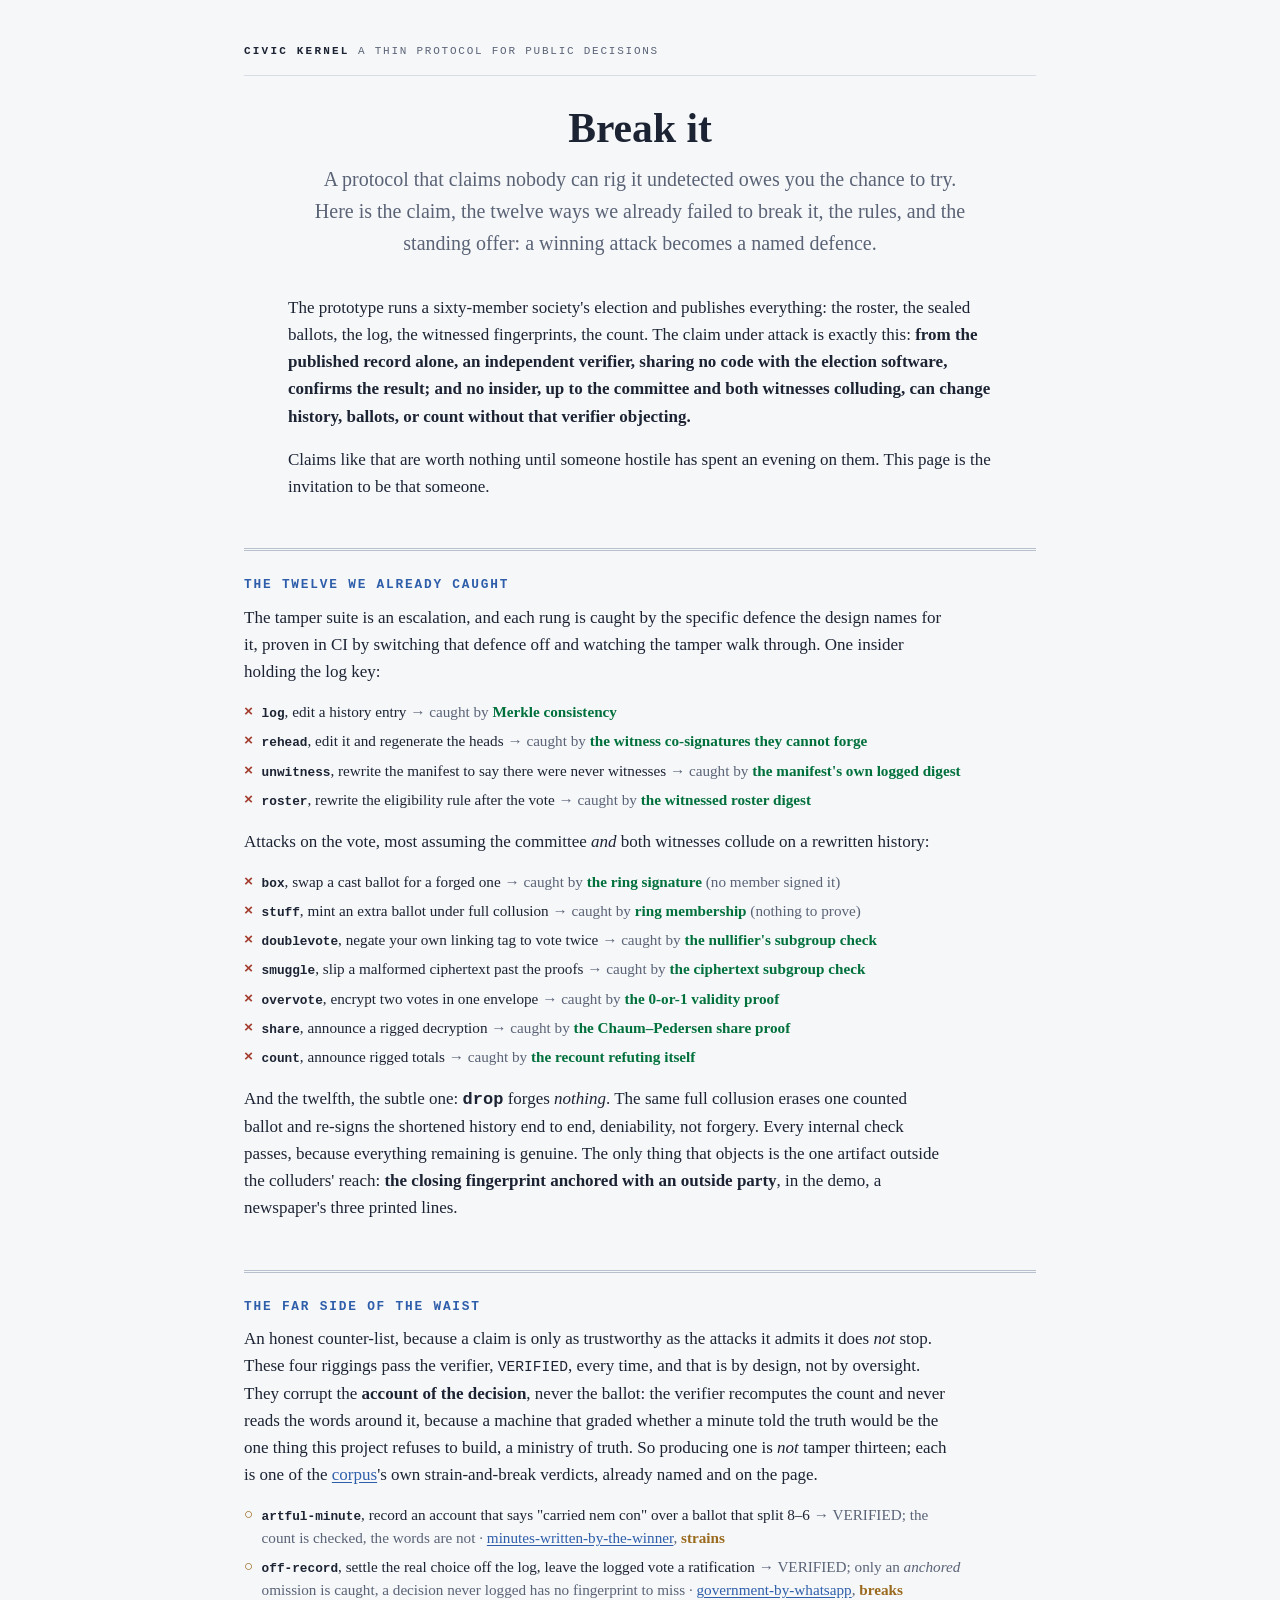
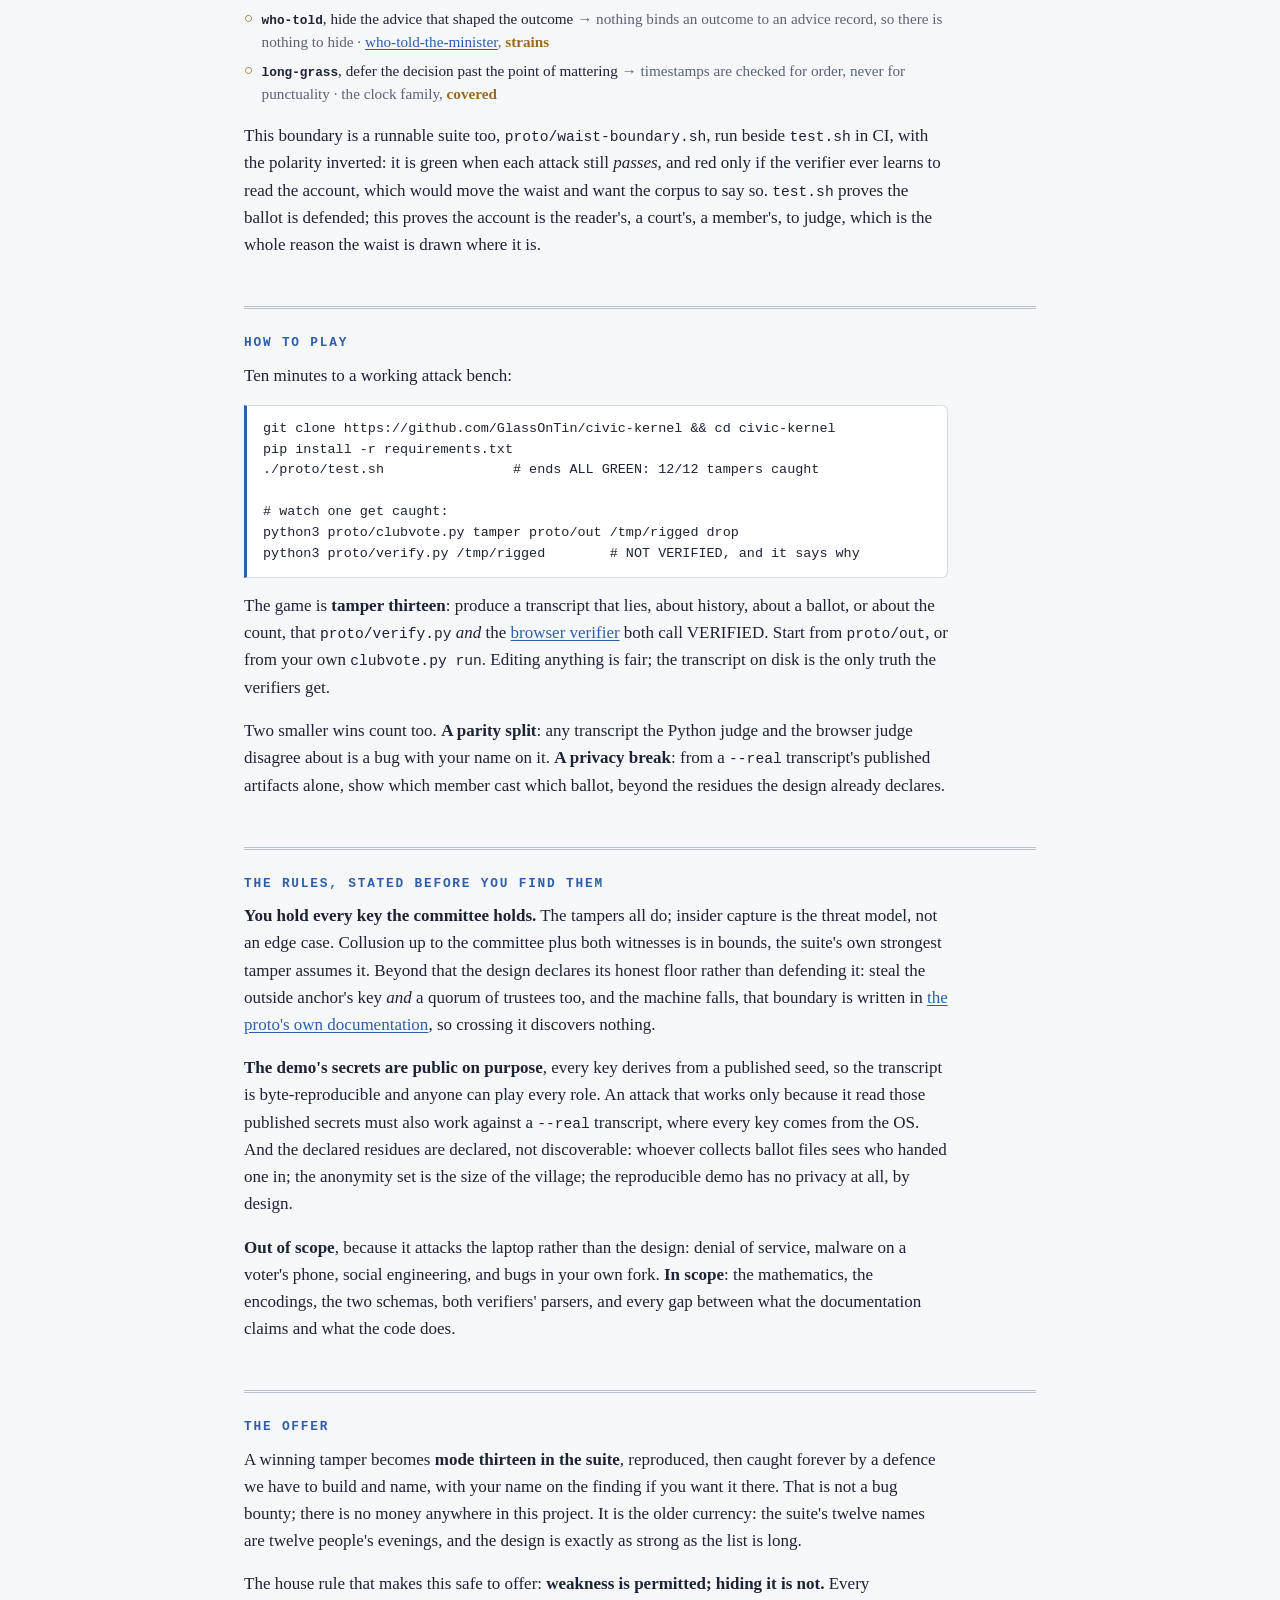
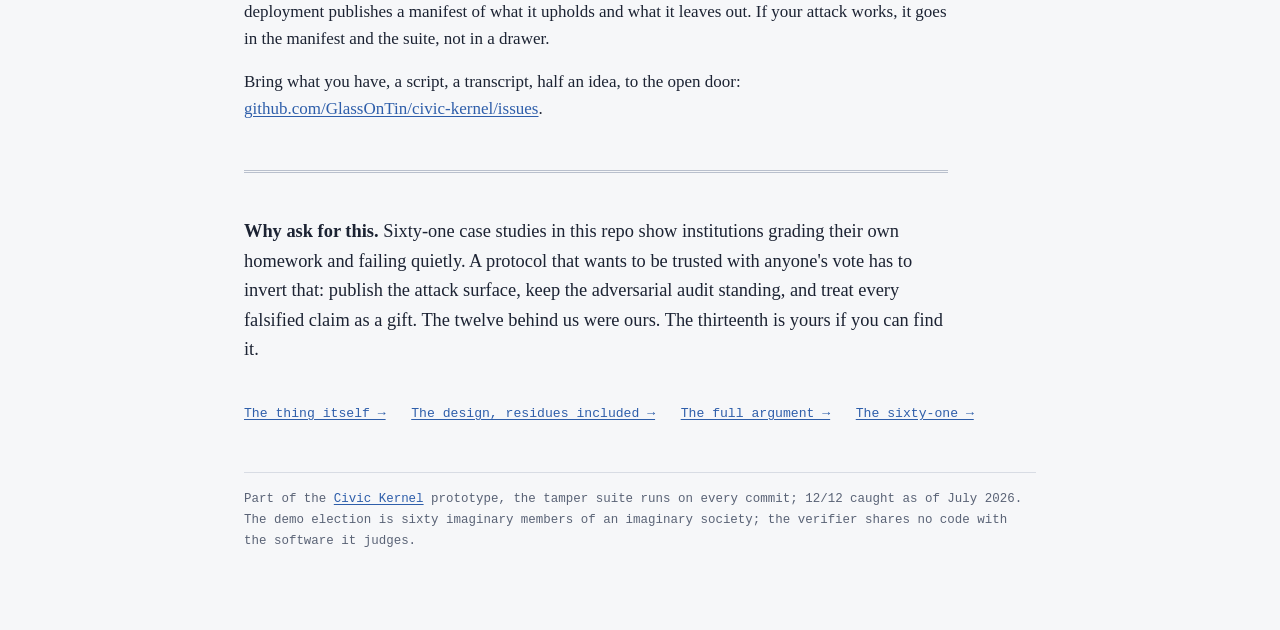
<file: break.html>
<!doctype html>
<html lang="en">
<head>
<meta charset="utf-8">
<meta name="viewport" content="width=device-width, initial-scale=1">
<meta name="color-scheme" content="light">
<meta name="description" content="An open invitation to attack the Civic Kernel prototype: the claim under attack, the twelve riggings already caught by name, the rules of the game, and the standing offer, a winning attack becomes a named defence.">
<title>Break it, Civic Kernel</title>
<style>
  /* The corpus register, because this page is a reading page with commands in it.
     One addition to the vocabulary: the pre block, and the tamper list's arrow table. */
  :root {
    color-scheme: light;
    --paper: #f6f7f9; --card: #ffffff; --ink: #1c2333; --muted: #5a6376;
    --accent: #2e5eaa; --line: #d8dce4; --line-strong: #b9c0cd;
    --ok: #00703c; --warn: #9a6a1e; --bad: #a33d2e;
    --serif: 'Iowan Old Style', 'Palatino Linotype', Palatino, 'Book Antiqua', 'URW Palladio L', 'P052', Georgia, serif;
    --mono: ui-monospace, 'Cascadia Code', 'JetBrains Mono', Menlo, Consolas, monospace;
  }
  * { box-sizing: border-box; }
  html { background: var(--paper); }
  body { margin: 0; font-family: var(--serif); color: var(--ink); background: var(--paper);
    line-height: 1.6; font-size: 1.0625rem; -webkit-font-smoothing: antialiased; }
  .wrap { max-width: 52rem; margin: 0 auto; padding: 2.5rem 1.25rem 5rem; }
  a { color: var(--accent); text-underline-offset: 2px; }
  a:hover { text-decoration-thickness: 2px; }

  .home { display: block; margin: 0 0 1.8rem; padding: .2rem 0 .9rem;
    border-bottom: 1px solid var(--line); font-family: var(--mono); font-size: .6875rem;
    letter-spacing: .16em; text-transform: uppercase; text-decoration: none; color: var(--muted); }
  .home b { color: var(--ink); font-weight: 700; letter-spacing: .2em; }
  .home:hover b { text-decoration: underline; }

  header.hero { text-align: center; margin: 0 0 2.2rem; }
  h1 { font-size: clamp(2rem, 5vw, 2.6rem); line-height: 1.12; margin: .3rem 0 .7rem; text-wrap: balance; }
  .lede { font-size: 1.25rem; color: var(--muted); max-width: 41rem; margin: 0 auto; text-wrap: pretty; }
  .intro { max-width: 44rem; margin: 1.6rem auto 0; }
  .intro p { margin: 0 0 1rem; }

  h2 { font-family: var(--mono); font-size: .8rem; letter-spacing: .14em; text-transform: uppercase;
    color: var(--accent); margin: 3rem 0 .5rem; border-top: 3px double var(--line-strong); padding-top: 1.5rem; }
  section > p { max-width: 44rem; margin: 0 0 1rem; }
  section { margin-bottom: .4rem; }
  strong.k { font-weight: 700; }

  pre { font-family: var(--mono); font-size: .84rem; line-height: 1.55; background: var(--card);
    border: 1px solid var(--line); border-left: 3px solid var(--accent); border-radius: 0 6px 6px 0;
    padding: .8rem 1rem; max-width: 44rem; overflow-x: auto; }
  code { font-family: var(--mono); font-size: .86em; }

  ul.tampers { list-style: none; margin: .3rem 0 1rem; padding: 0; display: flex;
    flex-direction: column; gap: .4rem; max-width: 45rem; }
  ul.tampers li { font-size: .95rem; line-height: 1.5; padding-left: 1.1rem; position: relative; }
  ul.tampers li::before { content: "×"; position: absolute; left: 0; color: var(--bad);
    font-family: var(--mono); font-weight: 700; }
  ul.tampers .m { font-family: var(--mono); font-size: .84em; font-weight: 700; color: var(--ink); }
  ul.tampers .d { color: var(--muted); }
  ul.tampers .d b { color: var(--ok); font-weight: 700; }
  ul.tampers.blind li::before { content: "\25CB"; color: var(--warn); }
  ul.tampers.blind .d b { color: var(--warn); }

  .close { margin-top: 3rem; border-top: 3px double var(--line-strong); padding-top: 1.6rem;
    font-size: 1.15rem; max-width: 44rem; }
  .close b { color: var(--ink); }
  nav.doors { margin-top: 2.4rem; display: flex; flex-wrap: wrap; gap: 1rem 1.6rem;
    font-family: var(--mono); font-size: .82rem; }
  footer { margin-top: 3rem; border-top: 1px solid var(--line); padding-top: 1rem;
    color: var(--muted); font-family: var(--mono); font-size: .78rem; line-height: 1.7; }
</style>
</head>
<body>
<div class="wrap">
<a class="home" href="index.html"><b>Civic&nbsp;Kernel</b> a thin protocol for public decisions</a>

<header class="hero">
  <h1>Break it</h1>
  <p class="lede">A protocol that claims nobody can rig it undetected owes you the chance to try. Here is the claim, the twelve ways we already failed to break it, the rules, and the standing offer: a winning attack becomes a named defence.</p>
</header>

<div class="intro">
  <p>The prototype runs a sixty-member society's election and publishes everything: the roster, the sealed ballots, the log, the witnessed fingerprints, the count. The claim under attack is exactly this: <strong class="k">from the published record alone, an independent verifier, sharing no code with the election software, confirms the result; and no insider, up to the committee and both witnesses colluding, can change history, ballots, or count without that verifier objecting.</strong></p>
  <p>Claims like that are worth nothing until someone hostile has spent an evening on them. This page is the invitation to be that someone.</p>
</div>

<section>
<h2>The twelve we already caught</h2>
<p>The tamper suite is an escalation, and each rung is caught by the specific defence the design names for it, proven in CI by switching that defence off and watching the tamper walk through. One insider holding the log key:</p>
<ul class="tampers">
  <li><span class="m">log</span>, edit a history entry <span class="d">→ caught by <b>Merkle consistency</b></span></li>
  <li><span class="m">rehead</span>, edit it and regenerate the heads <span class="d">→ caught by <b>the witness co-signatures they cannot forge</b></span></li>
  <li><span class="m">unwitness</span>, rewrite the manifest to say there were never witnesses <span class="d">→ caught by <b>the manifest's own logged digest</b></span></li>
  <li><span class="m">roster</span>, rewrite the eligibility rule after the vote <span class="d">→ caught by <b>the witnessed roster digest</b></span></li>
</ul>
<p>Attacks on the vote, most assuming the committee <em>and</em> both witnesses collude on a rewritten history:</p>
<ul class="tampers">
  <li><span class="m">box</span>, swap a cast ballot for a forged one <span class="d">→ caught by <b>the ring signature</b> (no member signed it)</span></li>
  <li><span class="m">stuff</span>, mint an extra ballot under full collusion <span class="d">→ caught by <b>ring membership</b> (nothing to prove)</span></li>
  <li><span class="m">doublevote</span>, negate your own linking tag to vote twice <span class="d">→ caught by <b>the nullifier's subgroup check</b></span></li>
  <li><span class="m">smuggle</span>, slip a malformed ciphertext past the proofs <span class="d">→ caught by <b>the ciphertext subgroup check</b></span></li>
  <li><span class="m">overvote</span>, encrypt two votes in one envelope <span class="d">→ caught by <b>the 0-or-1 validity proof</b></span></li>
  <li><span class="m">share</span>, announce a rigged decryption <span class="d">→ caught by <b>the Chaum–Pedersen share proof</b></span></li>
  <li><span class="m">count</span>, announce rigged totals <span class="d">→ caught by <b>the recount refuting itself</b></span></li>
</ul>
<p>And the twelfth, the subtle one: <span class="m" style="font-family:var(--mono);font-weight:700">drop</span> forges <em>nothing</em>. The same full collusion erases one counted ballot and re-signs the shortened history end to end, deniability, not forgery. Every internal check passes, because everything remaining is genuine. The only thing that objects is the one artifact outside the colluders' reach: <strong class="k">the closing fingerprint anchored with an outside party</strong>, in the demo, a newspaper's three printed lines.</p>
</section>

<section>
<h2>The far side of the waist</h2>
<p>An honest counter-list, because a claim is only as trustworthy as the attacks it admits it does <em>not</em> stop. These four riggings pass the verifier, <code>VERIFIED</code>, every time, and that is by design, not by oversight. They corrupt the <strong class="k">account of the decision</strong>, never the ballot: the verifier recomputes the count and never reads the words around it, because a machine that graded whether a minute told the truth would be the one thing this project refuses to build, a ministry of truth. So producing one is <em>not</em> tamper thirteen; each is one of the <a href="scenarios.html">corpus</a>'s own strain-and-break verdicts, already named and on the page.</p>
<ul class="tampers blind">
  <li><span class="m">artful-minute</span>, record an account that says "carried nem con" over a ballot that split 8–6 <span class="d">→ VERIFIED; the count is checked, the words are not · <a href="scenarios.html#minutes-written-by-the-winner">minutes-written-by-the-winner</a>, <b>strains</b></span></li>
  <li><span class="m">off-record</span>, settle the real choice off the log, leave the logged vote a ratification <span class="d">→ VERIFIED; only an <em>anchored</em> omission is caught, a decision never logged has no fingerprint to miss · <a href="scenarios.html#government-by-whatsapp">government-by-whatsapp</a>, <b>breaks</b></span></li>
  <li><span class="m">who-told</span>, hide the advice that shaped the outcome <span class="d">→ nothing binds an outcome to an advice record, so there is nothing to hide · <a href="scenarios.html#who-told-the-minister">who-told-the-minister</a>, <b>strains</b></span></li>
  <li><span class="m">long-grass</span>, defer the decision past the point of mattering <span class="d">→ timestamps are checked for order, never for punctuality · the clock family, <b>covered</b></span></li>
</ul>
<p>This boundary is a runnable suite too, <code>proto/waist-boundary.sh</code>, run beside <code>test.sh</code> in CI, with the polarity inverted: it is green when each attack still <em>passes</em>, and red only if the verifier ever learns to read the account, which would move the waist and want the corpus to say so. <code>test.sh</code> proves the ballot is defended; this proves the account is the reader's, a court's, a member's, to judge, which is the whole reason the waist is drawn where it is.</p>
</section>

<section>
<h2>How to play</h2>
<p>Ten minutes to a working attack bench:</p>
<pre>git clone https://github.com/GlassOnTin/civic-kernel &amp;&amp; cd civic-kernel
pip install -r requirements.txt
./proto/test.sh                # ends ALL GREEN: 12/12 tampers caught

# watch one get caught:
python3 proto/clubvote.py tamper proto/out /tmp/rigged drop
python3 proto/verify.py /tmp/rigged        # NOT VERIFIED, and it says why</pre>
<p>The game is <strong class="k">tamper thirteen</strong>: produce a transcript that lies, about history, about a ballot, or about the count, that <code>proto/verify.py</code> <em>and</em> the <a href="verifier.html">browser verifier</a> both call VERIFIED. Start from <code>proto/out</code>, or from your own <code>clubvote.py run</code>. Editing anything is fair; the transcript on disk is the only truth the verifiers get.</p>
<p>Two smaller wins count too. <strong class="k">A parity split</strong>: any transcript the Python judge and the browser judge disagree about is a bug with your name on it. <strong class="k">A privacy break</strong>: from a <code>--real</code> transcript's published artifacts alone, show which member cast which ballot, beyond the residues the design already declares.</p>
</section>

<section>
<h2>The rules, stated before you find them</h2>
<p><strong class="k">You hold every key the committee holds.</strong> The tampers all do; insider capture is the threat model, not an edge case. Collusion up to the committee plus both witnesses is in bounds, the suite's own strongest tamper assumes it. Beyond that the design declares its honest floor rather than defending it: steal the outside anchor's key <em>and</em> a quorum of trustees too, and the machine falls, that boundary is written in <a href="proto/README.md">the proto's own documentation</a>, so crossing it discovers nothing.</p>
<p><strong class="k">The demo's secrets are public on purpose</strong>, every key derives from a published seed, so the transcript is byte-reproducible and anyone can play every role. An attack that works only because it read those published secrets must also work against a <code>--real</code> transcript, where every key comes from the OS. And the declared residues are declared, not discoverable: whoever collects ballot files sees who handed one in; the anonymity set is the size of the village; the reproducible demo has no privacy at all, by design.</p>
<p><strong class="k">Out of scope</strong>, because it attacks the laptop rather than the design: denial of service, malware on a voter's phone, social engineering, and bugs in your own fork. <strong class="k">In scope</strong>: the mathematics, the encodings, the two schemas, both verifiers' parsers, and every gap between what the documentation claims and what the code does.</p>
</section>

<section>
<h2>The offer</h2>
<p>A winning tamper becomes <strong class="k">mode thirteen in the suite</strong>, reproduced, then caught forever by a defence we have to build and name, with your name on the finding if you want it there. That is not a bug bounty; there is no money anywhere in this project. It is the older currency: the suite's twelve names are twelve people's evenings, and the design is exactly as strong as the list is long.</p>
<p>The house rule that makes this safe to offer: <strong class="k">weakness is permitted; hiding it is not.</strong> Every deployment publishes a manifest of what it upholds and what it leaves out. If your attack works, it goes in the manifest and the suite, not in a drawer.</p>
<p>Bring what you have, a script, a transcript, half an idea, to the open door: <a href="https://github.com/GlassOnTin/civic-kernel/issues">github.com/GlassOnTin/civic-kernel/issues</a>.</p>
</section>

<div class="close">
<p><b>Why ask for this.</b> Sixty-one case studies in this repo show institutions grading their own homework and failing quietly. A protocol that wants to be trusted with anyone's vote has to invert that: publish the attack surface, keep the adversarial audit standing, and treat every falsified claim as a gift. The twelve behind us were ours. The thirteenth is yours if you can find it.</p>
</div>

<nav class="doors">
  <a href="verifier.html">The thing itself →</a>
  <a href="proto/README.md">The design, residues included →</a>
  <a href="architecture.html">The full argument →</a>
  <a href="scenarios.html">The sixty-one →</a>
</nav>

<footer>
Part of the <a href="https://github.com/GlassOnTin/civic-kernel">Civic Kernel</a> prototype, the tamper suite runs on every commit; 12/12 caught as of July 2026. The demo election is sixty imaginary members of an imaginary society; the verifier shares no code with the software it judges.
</footer>
</div>
</body>
</html>
</file>
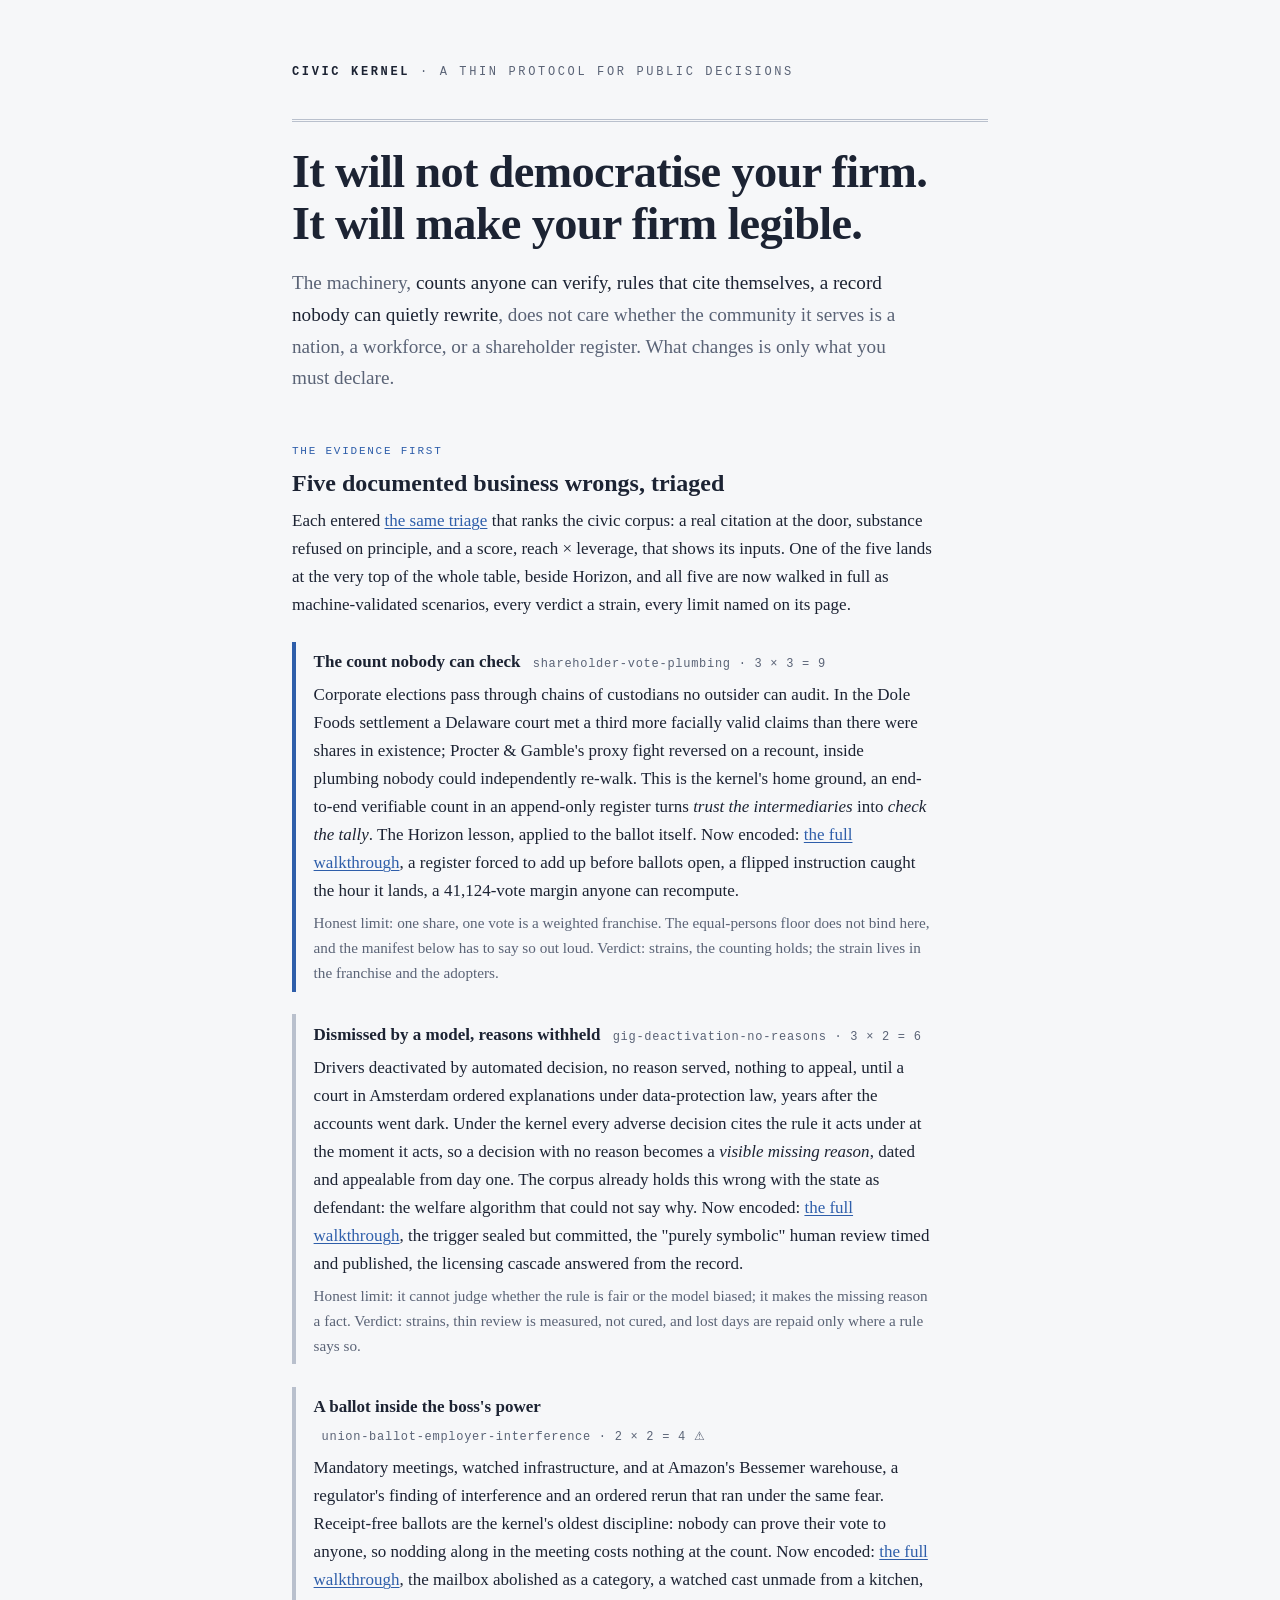
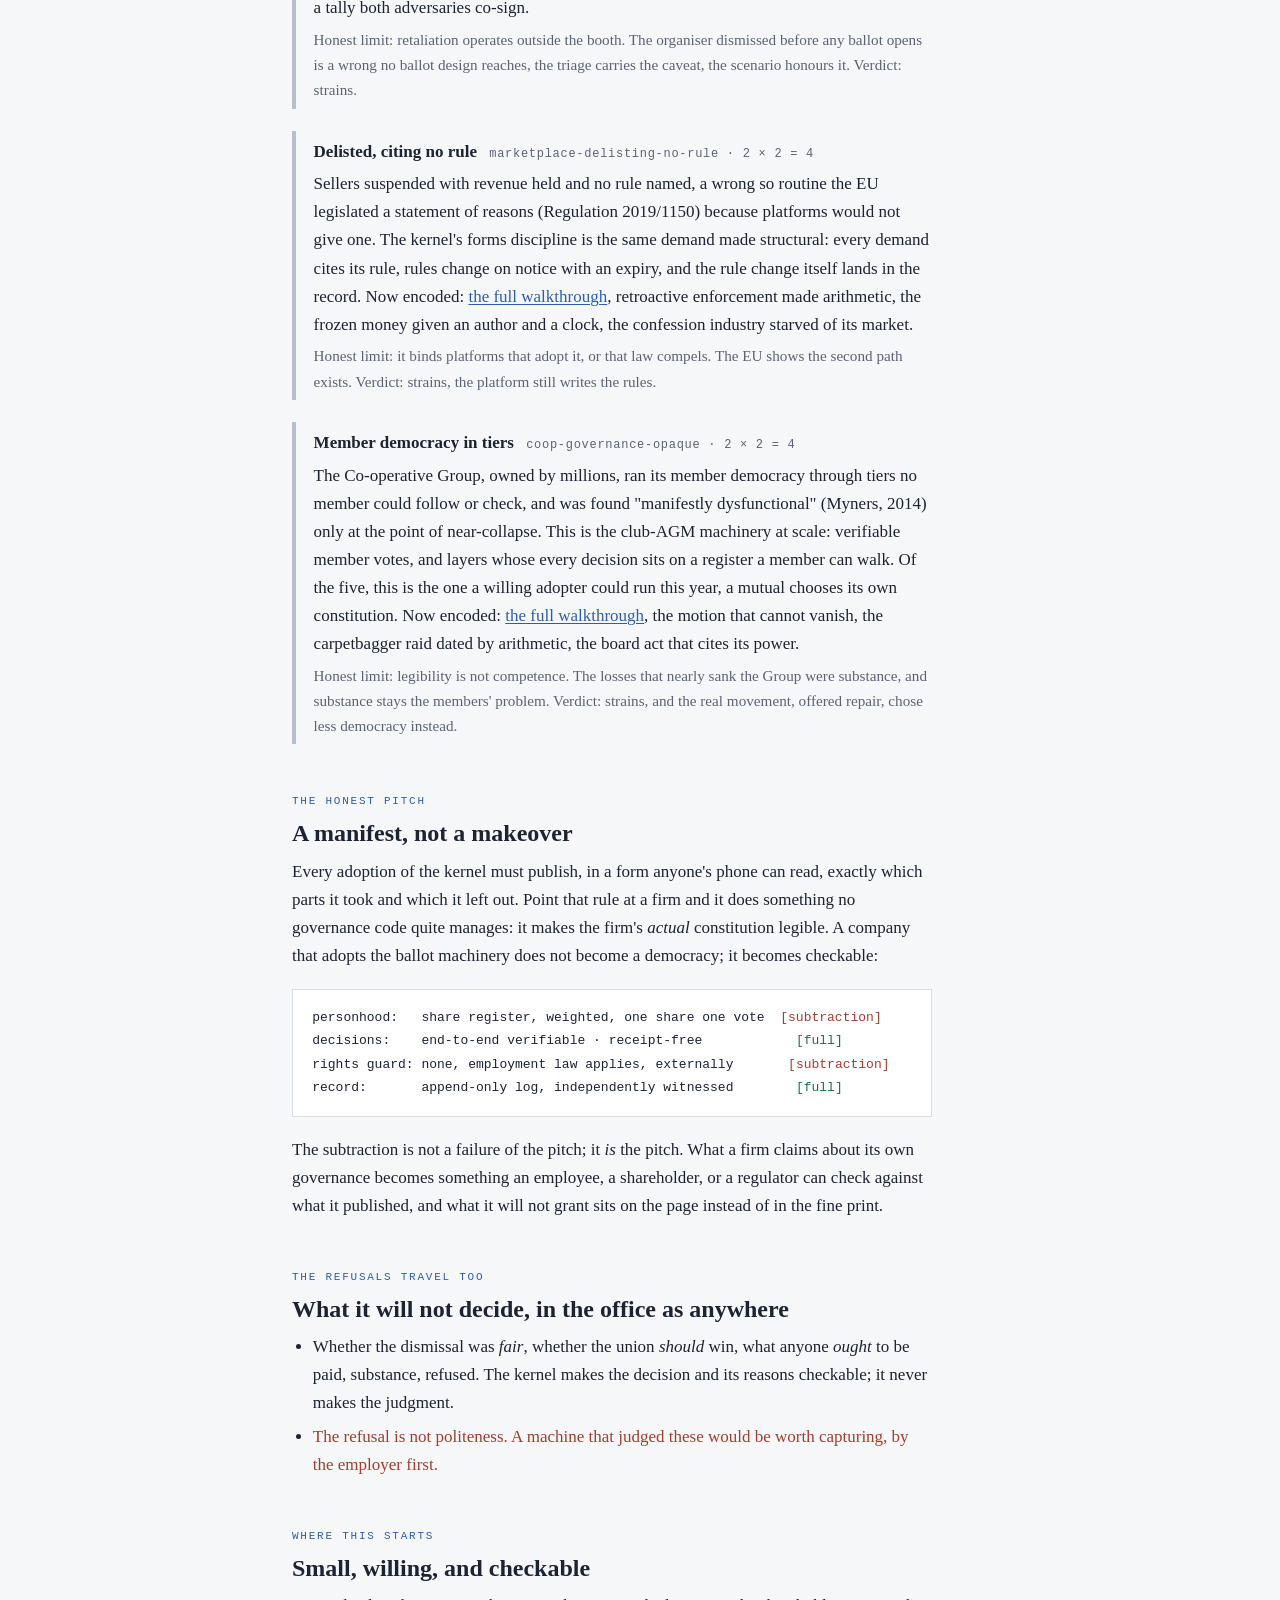
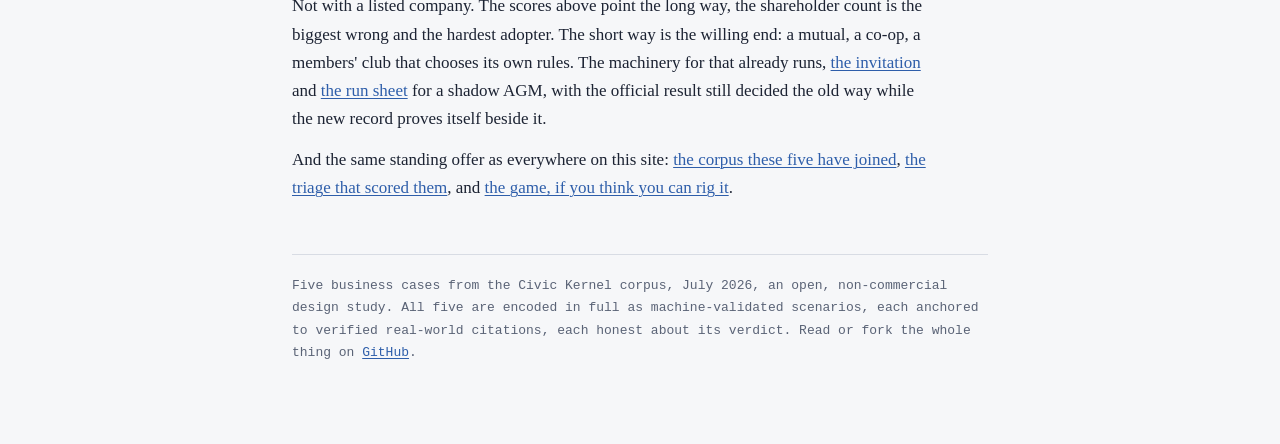
<file: business.html>
<!doctype html>
<html lang="en">
<head>
<meta charset="utf-8">
<meta name="viewport" content="width=device-width, initial-scale=1">
<meta name="color-scheme" content="light">
<meta name="description" content="The Civic Kernel pointed at private power: five documented business wrongs, the unverifiable shareholder count, the robo-firing, the watched union ballot, the delisting with no rule, the mutual in tiers, triaged by the same rubric as the civic corpus. It will not democratise your firm; it will make your firm's constitution legible.">
<title>For business, Civic Kernel</title>
<style>
  /* The front door's own register, serif, paper, colour spent only on meaning,
     because this page is an argument with evidence, not a tool. Light-committed
     like every surface here: legibility is a daylight discipline. */
  :root {
    color-scheme: light;
    --paper: #f6f7f9;
    --card: #ffffff;
    --ink: #1c2333;
    --muted: #5a6376;
    --accent: #2e5eaa;
    --accent-soft: #e6edf8;
    --threat: #a33d2e;
    --hold: #1e6e46;
    --line: #d8dce4;
    --line-strong: #b9c0cd;
    --focus: #ffdd00;
    --serif: 'Iowan Old Style', 'Palatino Linotype', Palatino, 'Book Antiqua', 'URW Palladio L', 'P052', Georgia, serif;
    --mono: ui-monospace, 'Cascadia Code', 'JetBrains Mono', Menlo, Consolas, 'Liberation Mono', monospace;
  }
  * { box-sizing: border-box; }
  html { background: var(--paper); }
  body {
    margin: 0;
    font-family: var(--serif);
    color: var(--ink);
    background: var(--paper);
    line-height: 1.65;
    font-size: 1.0625rem;
    -webkit-font-smoothing: antialiased;
  }
  .page { max-width: 46rem; margin: 0 auto; padding: 3.5rem 1.25rem 5rem; }

  a { color: var(--accent); text-decoration-thickness: 1px; text-underline-offset: 2px; }
  a:hover { text-decoration-thickness: 3px; }
  a:focus-visible {
    outline: 3px solid var(--focus); outline-offset: 2px;
    background: var(--focus); color: var(--ink); text-decoration: none; border-radius: 1px;
  }
  .skip { position: absolute; left: -9999px; }
  .skip:focus { position: static; display: inline-block; margin-bottom: 1rem; padding: .3rem .6rem;
    background: var(--focus); color: var(--ink); }

  .home { display: inline-block; font-family: var(--mono); font-size: 0.75rem;
    letter-spacing: 0.22em; text-transform: uppercase; color: var(--muted);
    text-decoration: none; margin-bottom: 2.25rem; }
  .home b { color: var(--ink); font-weight: 700; }
  .home:hover b { text-decoration: underline; text-underline-offset: .14em; }

  header.masthead { border-top: 3px double var(--line-strong); padding-top: 1.5rem; }
  h1 {
    font-size: clamp(2rem, 5.5vw, 2.9rem);
    line-height: 1.12;
    font-weight: 600;
    letter-spacing: -0.015em;
    text-wrap: balance;
    margin: 0 0 1.1rem;
  }
  .standfirst { font-size: 1.2rem; color: var(--muted); text-wrap: pretty; max-width: 40rem; margin: 0; }
  .standfirst .keep { color: var(--ink); }

  section { margin: 3rem 0 0; }
  .kicker {
    font-family: var(--mono); font-size: 0.6875rem; letter-spacing: 0.16em;
    text-transform: uppercase; color: var(--accent); margin: 0 0 0.55rem;
  }
  h2 { font-size: 1.5rem; line-height: 1.2; font-weight: 600; margin: 0 0 0.6rem; text-wrap: balance; }
  section > p { max-width: 40rem; margin: 0 0 0.85rem; }

  .case { margin: 1.4rem 0; padding: .1rem 0 .1rem 1.1rem; border-left: .3rem solid var(--line-strong); max-width: 40rem; }
  .case p { margin: .3rem 0; }
  .case .name { font-weight: 700; }
  .case .name .score { font-family: var(--mono); font-size: .75rem; font-weight: 400;
    color: var(--muted); letter-spacing: .06em; margin-left: .5rem; white-space: nowrap; }
  .case .limit { color: var(--muted); font-size: .95rem; }
  .case.top { border-left-color: var(--accent); }

  .manifest {
    font-family: var(--mono); font-size: .8125rem; line-height: 1.8;
    background: var(--card); border: 1px solid var(--line); padding: 1rem 1.2rem;
    margin: 1.2rem 0; max-width: 40rem; overflow-x: auto; white-space: pre;
  }
  .manifest .sub { color: var(--threat); }
  .manifest .full { color: var(--hold); }

  ul.plain { max-width: 40rem; margin: .4rem 0; padding-left: 1.3rem; }
  ul.plain li { margin: .35rem 0; }
  .refuse { color: var(--threat); }

  footer {
    margin-top: 3.25rem; padding-top: 1.25rem; border-top: 1px solid var(--line);
    color: var(--muted); font-family: var(--mono); font-size: 0.8125rem; line-height: 1.7;
  }
</style>
</head>
<body>
<a class="skip" href="#main">Skip to main content</a>
<div class="page">

<a class="home" href="index.html"><b>Civic&nbsp;Kernel</b> · a thin protocol for public decisions</a>

<header class="masthead">
  <h1>It will not democratise your firm. It will make your firm legible.</h1>
  <p class="standfirst">The machinery, <span class="keep">counts anyone can verify, rules that cite themselves, a record nobody can quietly rewrite</span>, does not care whether the community it serves is a nation, a workforce, or a shareholder register. What changes is only what you must declare.</p>
</header>

<main id="main">

<section>
  <p class="kicker">The evidence first</p>
  <h2>Five documented business wrongs, triaged</h2>
  <p>Each entered <a href="docs/triage.md">the same triage</a> that ranks the civic corpus: a real citation at the door, substance refused on principle, and a score, reach × leverage, that shows its inputs. One of the five lands at the very top of the whole table, beside Horizon, and all five are now walked in full as machine-validated scenarios, every verdict a strain, every limit named on its page.</p>

  <div class="case top">
    <p class="name">The count nobody can check <span class="score">shareholder-vote-plumbing · 3 × 3 = 9</span></p>
    <p>Corporate elections pass through chains of custodians no outsider can audit. In the Dole Foods settlement a Delaware court met a third more facially valid claims than there were shares in existence; Procter&nbsp;&amp;&nbsp;Gamble's proxy fight reversed on a recount, inside plumbing nobody could independently re-walk. This is the kernel's home ground, an end-to-end verifiable count in an append-only register turns <em>trust the intermediaries</em> into <em>check the tally</em>. The Horizon lesson, applied to the ballot itself. Now encoded: <a href="scenarios.html#shareholder-vote-plumbing">the full walkthrough</a>, a register forced to add up before ballots open, a flipped instruction caught the hour it lands, a 41,124-vote margin anyone can recompute.</p>
    <p class="limit">Honest limit: one share, one vote is a weighted franchise. The equal-persons floor does not bind here, and the manifest below has to say so out loud. Verdict: strains, the counting holds; the strain lives in the franchise and the adopters.</p>
  </div>

  <div class="case">
    <p class="name">Dismissed by a model, reasons withheld <span class="score">gig-deactivation-no-reasons · 3 × 2 = 6</span></p>
    <p>Drivers deactivated by automated decision, no reason served, nothing to appeal, until a court in Amsterdam ordered explanations under data-protection law, years after the accounts went dark. Under the kernel every adverse decision cites the rule it acts under at the moment it acts, so a decision with no reason becomes a <em>visible missing reason</em>, dated and appealable from day one. The corpus already holds this wrong with the state as defendant: the welfare algorithm that could not say why. Now encoded: <a href="scenarios.html#gig-deactivation-no-reasons">the full walkthrough</a>, the trigger sealed but committed, the "purely symbolic" human review timed and published, the licensing cascade answered from the record.</p>
    <p class="limit">Honest limit: it cannot judge whether the rule is fair or the model biased; it makes the missing reason a fact. Verdict: strains, thin review is measured, not cured, and lost days are repaid only where a rule says so.</p>
  </div>

  <div class="case">
    <p class="name">A ballot inside the boss's power <span class="score">union-ballot-employer-interference · 2 × 2 = 4 ⚠</span></p>
    <p>Mandatory meetings, watched infrastructure, and at Amazon's Bessemer warehouse, a regulator's finding of interference and an ordered rerun that ran under the same fear. Receipt-free ballots are the kernel's oldest discipline: nobody can prove their vote to anyone, so nodding along in the meeting costs nothing at the count. Now encoded: <a href="scenarios.html#union-ballot-employer-interference">the full walkthrough</a>, the mailbox abolished as a category, a watched cast unmade from a kitchen, a tally both adversaries co-sign.</p>
    <p class="limit">Honest limit: retaliation operates outside the booth. The organiser dismissed before any ballot opens is a wrong no ballot design reaches, the triage carries the caveat, the scenario honours it. Verdict: strains.</p>
  </div>

  <div class="case">
    <p class="name">Delisted, citing no rule <span class="score">marketplace-delisting-no-rule · 2 × 2 = 4</span></p>
    <p>Sellers suspended with revenue held and no rule named, a wrong so routine the EU legislated a statement of reasons (Regulation 2019/1150) because platforms would not give one. The kernel's forms discipline is the same demand made structural: every demand cites its rule, rules change on notice with an expiry, and the rule change itself lands in the record. Now encoded: <a href="scenarios.html#marketplace-delisting-no-rule">the full walkthrough</a>, retroactive enforcement made arithmetic, the frozen money given an author and a clock, the confession industry starved of its market.</p>
    <p class="limit">Honest limit: it binds platforms that adopt it, or that law compels. The EU shows the second path exists. Verdict: strains, the platform still writes the rules.</p>
  </div>

  <div class="case">
    <p class="name">Member democracy in tiers <span class="score">coop-governance-opaque · 2 × 2 = 4</span></p>
    <p>The Co-operative Group, owned by millions, ran its member democracy through tiers no member could follow or check, and was found "manifestly dysfunctional" (Myners, 2014) only at the point of near-collapse. This is the club-AGM machinery at scale: verifiable member votes, and layers whose every decision sits on a register a member can walk. Of the five, this is the one a willing adopter could run this year, a mutual chooses its own constitution. Now encoded: <a href="scenarios.html#coop-governance-opaque">the full walkthrough</a>, the motion that cannot vanish, the carpetbagger raid dated by arithmetic, the board act that cites its power.</p>
    <p class="limit">Honest limit: legibility is not competence. The losses that nearly sank the Group were substance, and substance stays the members' problem. Verdict: strains, and the real movement, offered repair, chose less democracy instead.</p>
  </div>
</section>

<section>
  <p class="kicker">The honest pitch</p>
  <h2>A manifest, not a makeover</h2>
  <p>Every adoption of the kernel must publish, in a form anyone's phone can read, exactly which parts it took and which it left out. Point that rule at a firm and it does something no governance code quite manages: it makes the firm's <em>actual</em> constitution legible. A company that adopts the ballot machinery does not become a democracy; it becomes checkable:</p>

  <div class="manifest">personhood:   share register, weighted, one share one vote  <span class="sub">[subtraction]</span>
decisions:    end-to-end verifiable · receipt-free            <span class="full">[full]</span>
rights guard: none, employment law applies, externally       <span class="sub">[subtraction]</span>
record:       append-only log, independently witnessed        <span class="full">[full]</span></div>

  <p>The subtraction is not a failure of the pitch; it <em>is</em> the pitch. What a firm claims about its own governance becomes something an employee, a shareholder, or a regulator can check against what it published, and what it will not grant sits on the page instead of in the fine print.</p>
</section>

<section>
  <p class="kicker">The refusals travel too</p>
  <h2>What it will not decide, in the office as anywhere</h2>
  <ul class="plain">
    <li>Whether the dismissal was <em>fair</em>, whether the union <em>should</em> win, what anyone <em>ought</em> to be paid, substance, refused. The kernel makes the decision and its reasons checkable; it never makes the judgment.</li>
    <li><span class="refuse">The refusal is not politeness. A machine that judged these would be worth capturing, by the employer first.</span></li>
  </ul>
</section>

<section>
  <p class="kicker">Where this starts</p>
  <h2>Small, willing, and checkable</h2>
  <p>Not with a listed company. The scores above point the long way, the shareholder count is the biggest wrong and the hardest adopter. The short way is the willing end: a mutual, a co-op, a members' club that chooses its own rules. The machinery for that already runs, <a href="docs/shadow-agm-invitation.md">the invitation</a> and <a href="docs/clubhouse-demo.md">the run sheet</a> for a shadow AGM, with the official result still decided the old way while the new record proves itself beside it.</p>
  <p>And the same standing offer as everywhere on this site: <a href="scenarios.html">the corpus these five have joined</a>, <a href="docs/triage.md">the triage that scored them</a>, and <a href="break.html">the game, if you think you can rig it</a>.</p>
</section>

<footer>
  Five business cases from the Civic Kernel corpus, July 2026, an open, non-commercial design study.
  All five are encoded in full as machine-validated scenarios, each anchored to verified real-world
  citations, each honest about its verdict. Read or fork the whole thing on
  <a href="https://github.com/GlassOnTin/civic-kernel">GitHub</a>.
</footer>

</main>
</div>
</body>
</html>
</file>
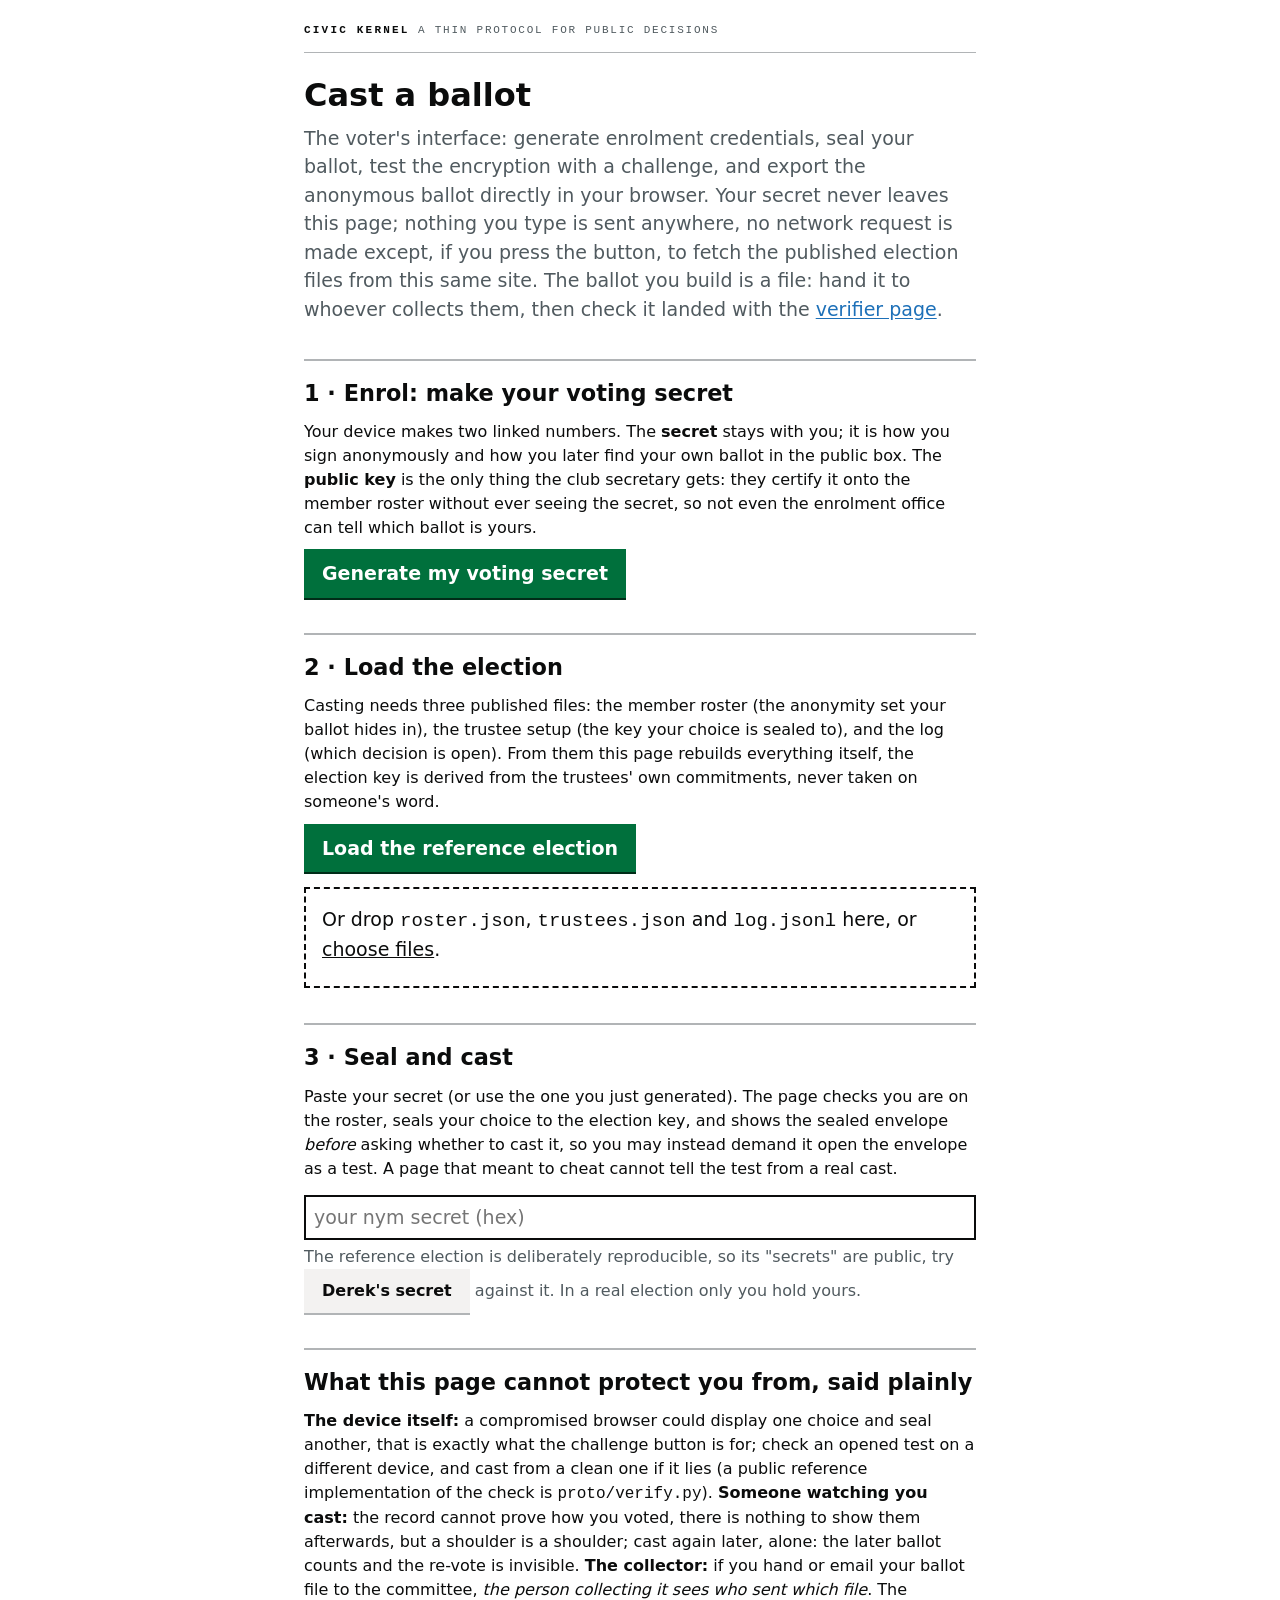
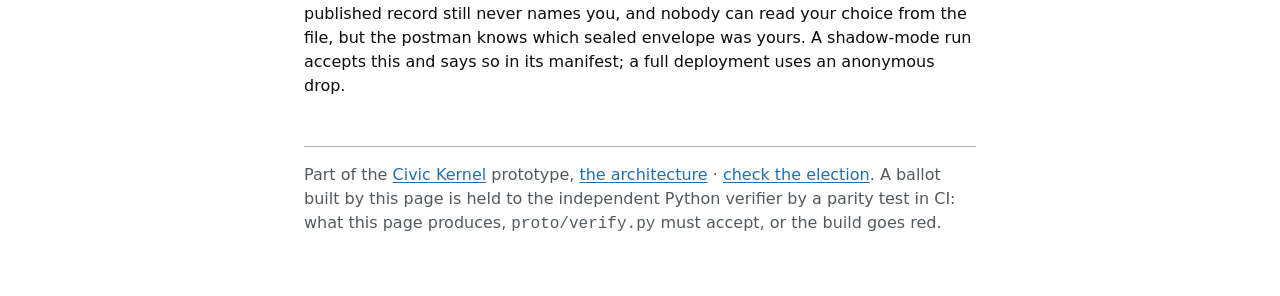
<file: cast.html>
<!DOCTYPE html>
<html lang="en">
<head>
<meta charset="utf-8">
<meta name="viewport" content="width=device-width, initial-scale=1">
<title>Cast a ballot, Civic Kernel</title>
<style>
  /* The gov.uk discipline, shared with owed.html: white page, near-black large
     type, underlined links, the yellow focus state, 2px input borders, big
     radios for the ballot, square corners, colour spent only on semantic
     borders. Dark variant kept at the same contrast rules. */
  :root {
    color-scheme: light;
    --bg: #ffffff; --fg: #0b0c0c; --muted: #505a5f; --line: #b1b4b6;
    --ok: #00703c; --bad: #d4351c; --warn: #996c00;
    --panel: #f3f2f1; --accent: #1d70b8; --focus: #ffdd00; --focus-fg: #0b0c0c;
  }
  .home { display:block; margin:0 0 1.5rem; padding:.2rem 0 .85rem;
    border-bottom:1px solid var(--line);
    font-family:ui-monospace,'Cascadia Code',Menlo,Consolas,monospace;
    font-size:.6875rem; letter-spacing:.16em; text-transform:uppercase;
    text-decoration:none; color:var(--muted); }
  .home b { color:var(--fg); font-weight:700; letter-spacing:.2em; }
  .home:hover b { text-decoration:underline; text-underline-offset:.14em; }
  .home:focus { background:var(--focus); color:var(--focus-fg); outline:3px solid var(--focus); box-shadow:0 3px 0 var(--focus-fg); text-decoration:none; }
  * { box-sizing: border-box; }
  body {
    margin: 0 auto; padding: 1.2rem 1rem 4rem; max-width: 44rem;
    background: var(--bg); color: var(--fg);
    font: 1.1875rem/1.5 system-ui, -apple-system, "Segoe UI", Roboto, sans-serif;
  }
  @media (max-width: 40rem) { body { font-size: 1rem; } }
  h1 { font-size: 2rem; line-height: 1.15; margin: .6rem 0 .4rem; }
  h2 { font-size: 1.4rem; margin: 0 0 .5rem; }
  p  { margin: .6rem 0; }
  .sub { color: var(--muted); }
  a { color: var(--accent); text-decoration: underline; text-underline-offset: .12em; }
  a:focus.skip:focus, label:focus-within input[type=file] {
    background: var(--focus); color: var(--focus-fg);
    outline: 3px solid var(--focus); outline-offset: 0;
    box-shadow: 0 3px 0 var(--focus-fg); text-decoration: none;
  }
  .skip { position: absolute; left: -9999px; }
  .skip:focus { position: static; display: inline-block; padding: .2rem .5rem; }
  button {
    font: inherit; font-weight: 600; padding: .5rem 1rem; cursor: pointer;
    border: 2px solid transparent; border-radius: 0;
    background: var(--panel); color: var(--fg); box-shadow: 0 2px 0 var(--line);
  }
  button.primary { background: var(--ok); color: #ffffff; box-shadow: 0 2px 0 #002d18; }
  button:hover { filter: brightness(1.08); }
  button:focus {
    outline: 3px solid var(--focus); outline-offset: 0;
    background: var(--focus); color: var(--focus-fg); box-shadow: 0 2px 0 var(--focus-fg);
  }
  button:disabled { opacity: .5; cursor: default; }
  #drop {
    margin-top: .9rem; padding: 1rem; border: 2px dashed var(--fg);
    border-radius: 0; color: var(--fg);
  }
  #drop.over { border-color: var(--accent); background: var(--panel); }
  #drop input { display: none; }
  #filestate { font-size: 1rem; color: var(--muted); margin-top: .4rem; }
  .panel { margin-top: 2.2rem; border-top: 2px solid var(--line); padding-top: 1rem; }
  input[type=text], input[type=number] {
    font: inherit; padding: .4rem .5rem; margin: .3rem 0;
    border: 2px solid var(--fg); border-radius: 0; background: var(--bg); color: var(--fg);
  }
  input[type=text] { width: 100%; }
  input[type=number] { width: 6rem; }
  input[type=text]:focus, input[type=number]:focus {
    outline: 3px solid var(--focus); outline-offset: 0; box-shadow: inset 0 0 0 2px var(--fg);
  }
  code.mono { font-family: ui-monospace, SFMono-Regular, Menlo, Consolas, monospace; font-size: .9em; }
  .small { font-size: 1rem; }
  .secretbox {
    font-family: ui-monospace, SFMono-Regular, Menlo, Consolas, monospace; font-size: .85em;
    overflow-wrap: anywhere; background: var(--panel); border: 1px solid var(--line);
    border-radius: 0; padding: .5rem .7rem; margin: .4rem 0;
  }
  .status { margin: .8rem 0; padding: .4rem 0 .4rem 1rem; border-left: .4rem solid var(--line);
            border-radius: 0; background: none; }
  .status.ok   { border-left-color: var(--ok); }
  .status.bad  { border-left-color: var(--bad); }
  .status.warn { border-left-color: var(--warn); }
  .choice {
    display: flex; align-items: center; gap: .7rem; margin: .5rem 0;
    padding: .5rem .7rem; border: 2px solid var(--line); border-radius: 0;
    cursor: pointer; min-height: 44px;
  }
  .choice input { width: 1.7rem; height: 1.7rem; margin: 0; accent-color: var(--fg); cursor: pointer; flex: none; }
  .choice input:focus { outline: 3px solid var(--focus); outline-offset: 1px; }
  .choice:has(input:checked) { border-color: var(--fg); }
  details { margin: .5rem 0; }
  summary { cursor: pointer; color: var(--accent); text-decoration: underline; text-underline-offset: .12em; }
  #progress { color: var(--muted); font-size: 1rem; margin: .3rem 0; min-height: 1.2rem; }
  footer { margin-top: 3rem; color: var(--muted); font-size: 1rem; border-top: 1px solid var(--line); padding-top: 1rem; }
</style>
</head>
<body>
<a class="skip" href="#main">Skip to main content</a>
<a class="home" href="index.html"><b>Civic&nbsp;Kernel</b> <span>a thin protocol for public decisions</span></a>
<main id="main">

<h1>Cast a ballot</h1>
<p class="sub">The voter's interface: generate enrolment credentials, seal your ballot, test the encryption with a challenge, and export the anonymous ballot directly in your browser.
Your secret never leaves this page; nothing you type is sent anywhere, no network request is
made except, if you press the button, to fetch the published election files from this same
site. The ballot you build is a file: hand it to whoever collects them, then check it landed
with the <a href="verifier.html">verifier page</a>.</p>

<div class="panel">
  <h2>1 · Enrol: make your voting secret</h2>
  <p class="small">Your device makes two linked numbers. The <b>secret</b> stays with you; it is
  how you sign anonymously and how you later find your own ballot in the public box. The
  <b>public key</b> is the only thing the club secretary gets: they certify it onto the member
  roster without ever seeing the secret, so not even the enrolment office can tell which ballot
  is yours.</p>
  <p>
    <button id="gen" class="primary">Generate my voting secret</button>
    <button id="dlcred" style="display:none">Download credential file</button>
  </p>
  <div id="credout" style="display:none">
    <div class="small">Your secret, save it; anyone who has it can vote as you and see how you voted:</div>
    <div class="secretbox" id="secrethex"></div>
    <div class="small">Your public key, give <b>only this line</b> to the secretary:</div>
    <div class="secretbox" id="pubhex"></div>
  </div>
</div>

<div class="panel">
  <h2>2 · Load the election</h2>
  <p class="small">Casting needs three published files: the member roster (the anonymity set your
  ballot hides in), the trustee setup (the key your choice is sealed to), and the log (which
  decision is open). From them this page rebuilds everything itself, the election key is derived
  from the trustees' own commitments, never taken on someone's word.</p>
  <p><button id="loadref" class="primary">Load the reference election</button></p>
  <div id="drop">
    Or drop <code>roster.json</code>, <code>trustees.json</code> and <code>log.jsonl</code> here,
    or <label style="text-decoration: underline; cursor: pointer;">choose files<input type="file" id="picker" multiple></label>.
    <div id="filestate"></div>
  </div>
</div>

<div class="panel">
  <h2>3 · Seal and cast</h2>
  <p class="small">Paste your secret (or use the one you just generated). The page checks you are
  on the roster, seals your choice to the election key, and shows the sealed envelope <em>before</em>
  asking whether to cast it, so you may instead demand it open the envelope as a test. A page
  that meant to cheat cannot tell the test from a real cast.</p>
  <input type="text" id="secret" class="mono" placeholder="your nym secret (hex)" spellcheck="false" autocomplete="off">
  <div class="small sub">The reference election is deliberately reproducible, so its "secrets" are public,
  try <button id="try-derek" class="small">Derek's secret</button> against it. In a real election only you hold yours.</div>
  <div id="eligible"></div>
  <div id="ballotui" style="display:none">
    <div id="question" style="margin:.6rem 0 .2rem; font-weight:600"></div>
    <div id="choices"></div>
    <p class="small">If you have cast before in this decision, use a higher attempt number, your
    later ballot silently replaces the earlier one, and nobody can tell you re-voted.
    <br>attempt number <input type="number" id="seq" value="1" min="1"></p>
    <p><button id="sealbtn" class="primary">Seal my choice</button></p>
    <div id="sealed" style="display:none">
      <div class="small">Sealed, your choice is now a number nobody can read anything from.</div>
      <details class="small"><summary>Show the sealed number</summary><div class="secretbox" id="cthex"></div></details>
      <p>
        <button id="castbtn" class="primary">Cast it</button>
        <button id="chalbtn">No, open it: challenge this device</button>
      </p>
    </div>
    <div id="progress"></div>
    <div id="result"></div>
  </div>
</div>

<div class="panel">
  <h2>What this page cannot protect you from, said plainly</h2>
  <p class="small">
  <b>The device itself:</b> a compromised browser could display one choice and seal another,
  that is exactly what the challenge button is for; check an opened test on a different device,
  and cast from a clean one if it lies (a public reference implementation of the check is
  <code>proto/verify.py</code>).
  <b>Someone watching you cast:</b> the record cannot prove how you voted, there is nothing to
  show them afterwards, but a shoulder is a shoulder; cast again later, alone: the later ballot
  counts and the re-vote is invisible.
  <b>The collector:</b> if you hand or email your ballot file to the committee, <em>the person
  collecting it sees who sent which file</em>. The published record still never names you, and
  nobody can read your choice from the file, but the postman knows which sealed envelope was
  yours. A shadow-mode run accepts this and says so in its manifest; a full deployment uses an
  anonymous drop.</p>
</div>

<footer>
  Part of the <a href="https://github.com/GlassOnTin/civic-kernel">Civic Kernel</a> prototype,
  <a href="architecture.html">the architecture</a> · <a href="verifier.html">check the election</a>.
  A ballot built by this page is held to the independent Python verifier by a parity test in CI:
  what this page produces, <code>proto/verify.py</code> must accept, or the build goes red.
</footer>
</main>

<script src="cast.js"></script>
<script>
"use strict";
const NEEDED = ["roster.json", "trustees.json", "log.jsonl"];
const files = {};
const $ = id => document.getElementById(id);

// --- enrolment
let cred = null;
$("gen").onclick = () => {
  cred = CivicCast.newCredential(files);
  $("secrethex").textContent = cred.nym_secret;
  $("pubhex").textContent = cred.voter_pub;
  $("credout").style.display = "block";
  $("dlcred").style.display = "inline-block";
  $("secret").value = cred.nym_secret;
  refreshEligibility();
};
$("dlcred").onclick = () => {
  download("credential.json", JSON.stringify({ v: "civic-kernel/credential/v0"...cred,
    note: "KEEP PRIVATE. nym_secret signs your anonymous ballots; voter_pub is the only line the issuer should ever see." }, null, 1));
};

function download(name, text) {
  const a = document.createElement("a");
  a.href = URL.createObjectURL(new Blob([text], { type: "application/json" }));
  a.download = name;
  a.click();
  URL.revokeObjectURL(a.href);
}

// --- election loading (same shapes as verifier.html)
const filestate = $("filestate");
function setFileState() {
  const missing = NEEDED.filter(f => !(f in files));
  filestate.textContent = Object.keys(files).length
    ? "Loaded " + (NEEDED.length - missing.length) + "/" + NEEDED.length +
      (missing.length ? ", still missing: " + missing.join(", ") : "")
    : "";
}
function addFile(name, text) {
  const base = name.split("/").pop();
  if (NEEDED.includes(base)) files[base] = text;
  if (base === "credential.json") { // convenience: drop your credential back in
    try { $("secret").value = JSON.parse(text).nym_secret || ""; } catch (e) {}
  }
}
const REF_DIR = (new URLSearchParams(location.search).get("ref") || "proto/out")
  .replace(/[^A-Za-z0-9_\/.-]/g, "").replace(/\.\.+/g, ".").replace(/\/+$/, "");
$("loadref").onclick = async () => {
  $("loadref").disabled = true;
  filestate.textContent = "fetching election files from " + REF_DIR + "/ …";
  try {
    for (const f of NEEDED) {
      const r = await fetch(REF_DIR + "/" + f);
      if (!r.ok) throw new Error(f + ": HTTP " + r.status);
      files[f] = await r.text();
    }
    setFileState();
  } catch (e) {
    filestate.textContent = "Could not fetch the election files (" + e.message + "). " +
      "If you opened this page from disk, serve the repo (python3 -m http.server) or drop the files here.";
  }
  $("loadref").disabled = false;
  refreshEligibility();
};
const drop = $("drop");
drop.ondragover = e => { e.preventDefault(); drop.classList.add("over"); };
drop.ondragleave = () => drop.classList.remove("over");
drop.ondrop = async e => {
  e.preventDefault(); drop.classList.remove("over");
  for (const it of [...e.dataTransfer.items]) {
    const f = it.getAsFile && it.getAsFile();
    if (f) addFile(f.name, await f.text());
  }
  setFileState(); refreshEligibility();
};
$("picker").onchange = async e => {
  for (const f of e.target.files) addFile(f.name, await f.text());
  setFileState(); refreshEligibility();
};

// --- eligibility + ballot UI
const DEMO_DEREK = "d4b128310c83f38cc4f3c64ae534757c90a7719d00c1126660debc2e2a17bec6c8c4e15ff338b8837d03bcf85c289a6709434f818abeee434ea2c812029715b8";
$("try-derek").onclick = () => { $("secret").value = DEMO_DEREK; refreshEligibility(); };
$("secret").oninput = () => refreshEligibility();

let ctx = null, envelope = null;
async function refreshEligibility() {
  const out = $("eligible");
  ctx = null; envelope = null;
  $("ballotui").style.display = "none";
  $("sealed").style.display = "none";
  $("result").innerHTML = ""; $("progress").textContent = "";
  const secret = $("secret").value.trim().replace(/^0x/, "");
  if (!secret) { out.innerHTML = ""; return; }
  if (NEEDED.some(f => !(f in files))) {
    out.innerHTML = "<div class='status warn small'>Load the election first (step 2), eligibility is checked against the published roster.</div>";
    return;
  }
  try {
    ctx = await CivicCast.prepare(files, secret);
    out.innerHTML = "<div class='status ok small'>Enrolled. This demo roster openly names its members, you are <b></b>. " +
      "Your ballot will prove only “some member of the " + ctx.ring.length + "-key roster”.</div>";
    out.querySelector("b").textContent = ctx.member;
    $("question").textContent = ctx.question;
    $("choices").innerHTML = "";
    for (const opt of ctx.options) {
      const l = document.createElement("label");
      l.className = "choice";
      l.innerHTML = "<input type='radio' name='opt'><span></span>";
      l.querySelector("span").textContent = opt;
      l.querySelector("input").value = opt;
      $("choices").appendChild(l);
    }
    $("ballotui").style.display = "block";
  } catch (e) {
    out.innerHTML = "<div class='status bad small'></div>";
    out.firstChild.textContent = "Cannot cast: " + e.message;
  }
}

$("sealbtn").onclick = () => {
  const sel = document.querySelector("input[name=opt]:checked");
  $("result").innerHTML = "";
  if (!sel) { $("progress").textContent = "choose an option first"; return; }
  $("progress").textContent = "";
  envelope = CivicCast.seal(ctx, sel.value);
  $("cthex").textContent = envelope.ciphertext.c1.slice(0, 48) + "… | " + envelope.ciphertext.c2.slice(0, 48) + "…";
  $("sealed").style.display = "block";
};

$("castbtn").onclick = async () => {
  const seq = parseInt($("seq").value, 10);
  $("castbtn").disabled = $("chalbtn").disabled = true;
  try {
    const ballot = await CivicCast.finalize(ctx, envelope, seq,
      t => { $("progress").textContent = t; });
    $("progress").textContent = "";
    const name = "ballot-" + ballot.nullifier.slice(0, 8) + "-seq" + seq + ".json";
    download(name, JSON.stringify(ballot, null, 1));
    $("result").innerHTML = "<div class='status ok small'><b>Cast built: <code></code></b>, hand this file to " +
      "whoever collects ballots. It proves an enrolled member voted, exactly once, without naming you; " +
      "nobody, including you, can prove from it what the choice was. On the demo election you can be " +
      "the committee too: <a href='verifier.html#handpanel'>hand the file in on the verifier page</a> and " +
      "watch the count move. After a box is published, find your ballot there by its tag (paste your " +
      "secret). Its linking tag: <span class='mono'></span>…</div>";
    $("result").querySelector("code").textContent = name;
    $("result").querySelector(".mono").textContent = ballot.nullifier.slice(0, 24);
    $("sealed").style.display = "none";
  } catch (e) {
    $("result").innerHTML = "<div class='status bad small'></div>";
    $("result").firstChild.textContent = "Could not build the ballot: " + e.message;
  }
  $("castbtn").disabled = $("chalbtn").disabled = false;
};

$("chalbtn").onclick = () => {
  try {
    const rec = CivicCast.challengeOpen(ctx, envelope);
    download("challenge-opened.json", JSON.stringify(rec, null, 1));
    $("result").innerHTML = "<div class='status warn small'><b>Envelope opened; it is now spoiled and can never " +
      "be cast.</b> Check it on a <em>different</em> device or implementation: the opened randomness must " +
      "re-encrypt the claimed choice to exactly this ciphertext (Enc(m; r), five lines of code, or " +
      "<code>proto/verify.py</code>'s audit check). If it does not match, this device just got caught cheating: " +
      "report it to the committee for the public log, and cast from a clean device. " +
      "If it matches, seal again to actually vote, this run was the test.</div>";
    $("sealed").style.display = "none";
    envelope = null;
  } catch (e) {
    $("result").innerHTML = "<div class='status bad small'></div>";
    $("result").firstChild.textContent = String(e.message);
  }
};
</script>
</body>
</html>
</file>
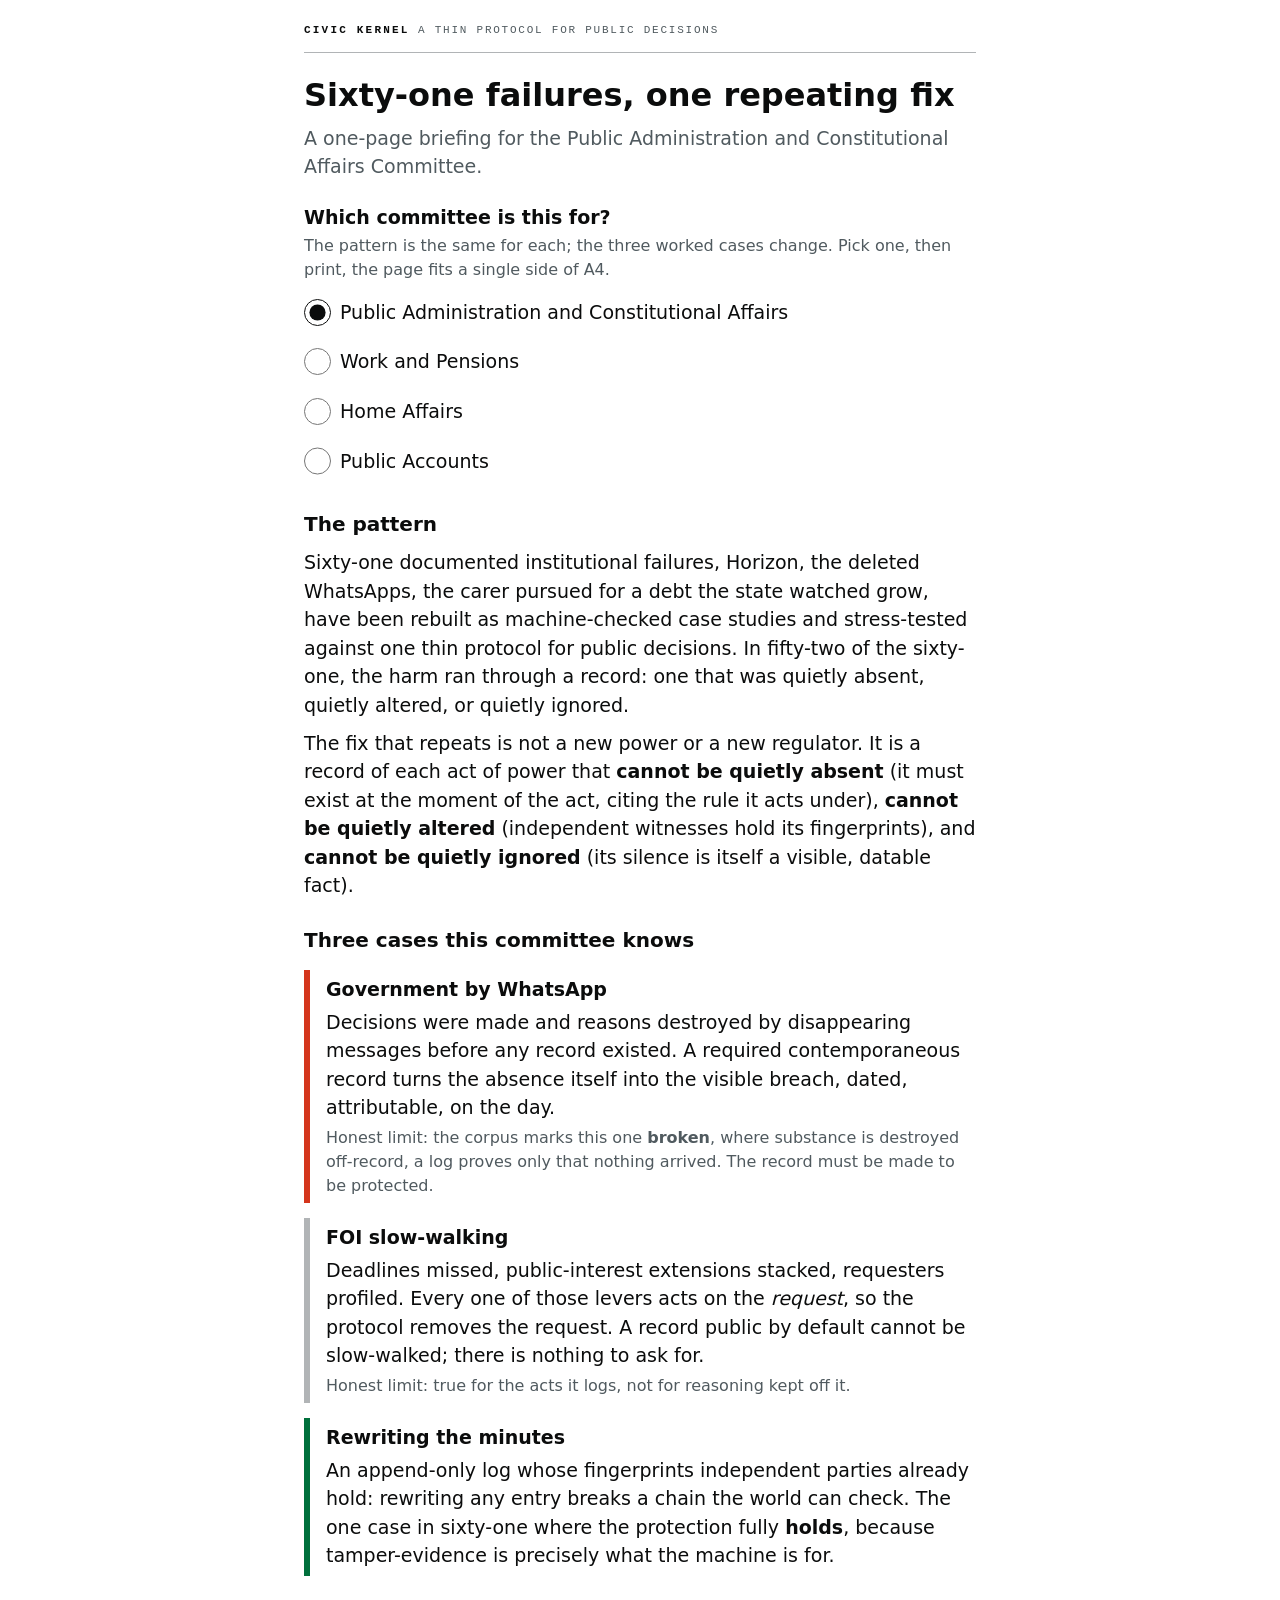
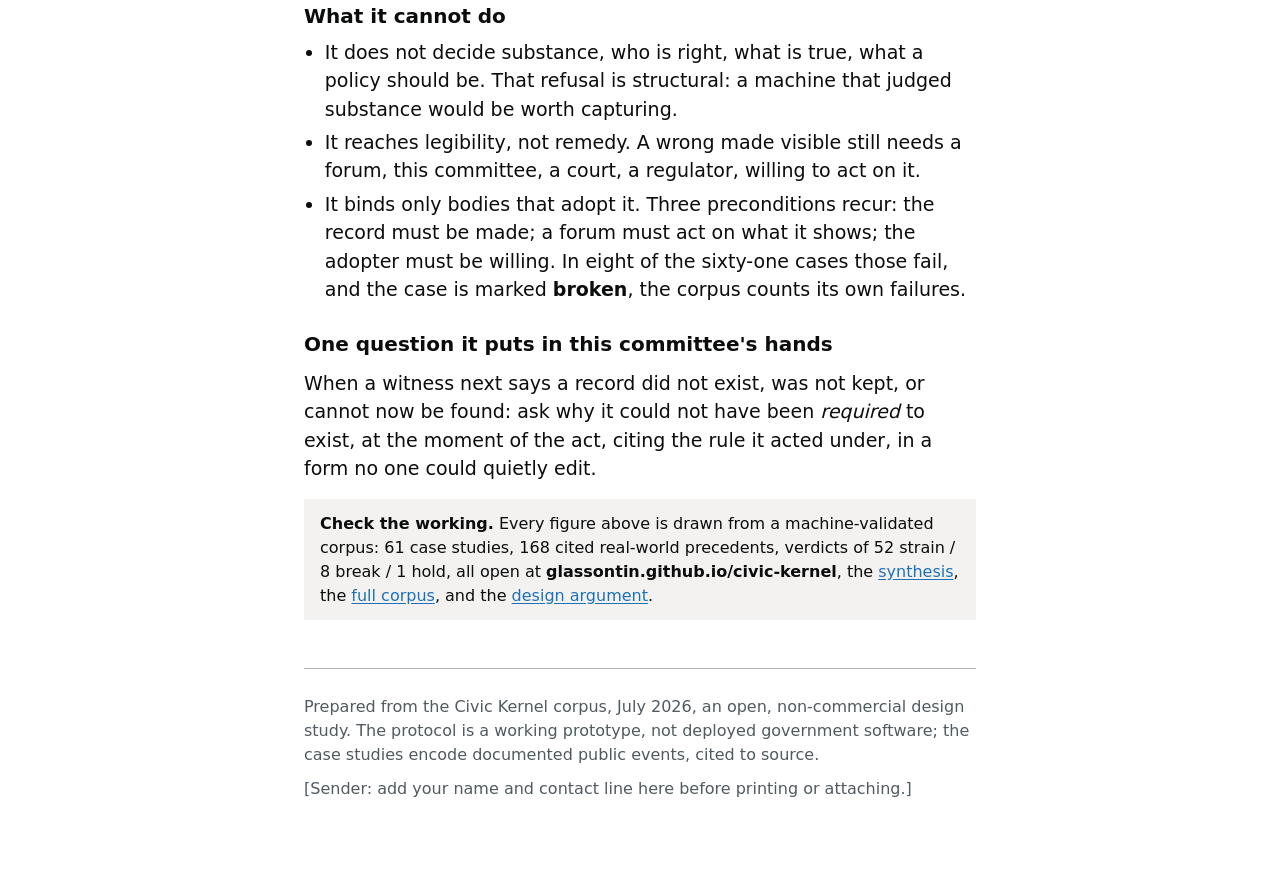
<file: committee-brief.html>
<!DOCTYPE html>
<html lang="en">
<head>
<meta charset="utf-8">
<meta name="viewport" content="width=device-width, initial-scale=1">
<title>Committee briefing, Civic Kernel</title>
<meta name="description" content="A one-page briefing for a select committee: sixty-one documented institutional failures, machine-checked against one thin protocol, and the single fix that repeats, a record that cannot be quietly absent, altered, or ignored.">
<style>
  /* The gov.uk discipline, as owed.html adopted it: white page, near-black large type,
     big radios, yellow focus, square corners, colour spent only on meaning. This page
     adds one duty owed.html doesn't have: it must print onto a single A4 side. */
  :root {
    color-scheme: light;
    --bg: #ffffff; --fg: #0b0c0c; --muted: #505a5f; --line: #b1b4b6;
    --ok: #00703c; --bad: #d4351c; --warn: #996c00;
    --panel: #f3f2f1; --accent: #1d70b8; --focus: #ffdd00; --focus-fg: #0b0c0c;
  }
  * { box-sizing: border-box; }
  body {
    margin: 0 auto; padding: 1.2rem 1rem 4rem; max-width: 44rem;
    background: var(--bg); color: var(--fg);
    font: 1.1875rem/1.5 system-ui, -apple-system, "Segoe UI", Roboto, sans-serif;
  }
  @media (max-width: 40rem) { body { font-size: 1rem; } }
  .home { display:block; margin:0 0 1.5rem; padding:.2rem 0 .85rem;
    border-bottom:1px solid var(--line);
    font-family:ui-monospace,'Cascadia Code',Menlo,Consolas,monospace;
    font-size:.6875rem; letter-spacing:.16em; text-transform:uppercase;
    text-decoration:none; color:var(--muted); }
  .home b { color:var(--fg); font-weight:700; letter-spacing:.2em; }
  .home:hover b { text-decoration:underline; text-underline-offset:.14em; }
  .home:focus { background:var(--focus); color:var(--focus-fg); outline:3px solid var(--focus); box-shadow:0 3px 0 var(--focus-fg); text-decoration:none; }
  h1 { font-size: 2rem; line-height: 1.15; margin: .6rem 0 .4rem; }
  h2 { font-size: 1.25rem; margin: 1.6rem 0 .4rem; }
  p  { margin: .6rem 0; }
  .sub { color: var(--muted); }
  a { color: var(--accent); text-decoration: underline; text-underline-offset: .12em; }
  a:focus { background: var(--focus); color: var(--focus-fg);
    outline: 3px solid var(--focus); outline-offset: 0;
    box-shadow: 0 3px 0 var(--focus-fg); text-decoration: none; }
  .picker { margin: 1.4rem 0 .4rem; border: 0; padding: 0; }
  .picker legend { font-weight: 700; padding: 0; }
  .picker .help { color: var(--muted); margin: .15rem 0 .5rem; font-size: 1rem; }
  .radios { display: flex; flex-direction: column; gap: .35rem; }
  .radio { display: inline-flex; align-items: center; gap: .55rem;
    font-weight: 400; min-height: 44px; cursor: pointer; }
  .radio input { width: 1.7rem; height: 1.7rem; margin: 0; accent-color: var(--fg); cursor: pointer; flex: none; }
  .radio input:focus { outline: 3px solid var(--focus); outline-offset: 1px; }
  .case { margin: .9rem 0; padding: .1rem 0 .1rem 1rem; border-left: .4rem solid var(--line); }
  .case.holds { border-left-color: var(--ok); }
  .case.breaks { border-left-color: var(--bad); }
  .case p { margin: .25rem 0; }
  .case .name { font-weight: 700; }
  .case .limit { color: var(--muted); font-size: 1rem; }
  ul.plain { margin: .4rem 0; padding-left: 1.3rem; }
  ul.plain li { margin: .3rem 0; }
  .figures { background: var(--panel); padding: .8rem 1rem; margin: 1rem 0; font-size: 1rem; }
  .committee-block { display: none; }
  .committee-block.on { display: block; }
  footer { margin-top: 3rem; color: var(--muted); font-size: 1rem;
    border-top: 1px solid var(--line); padding-top: 1rem; }
  .skip { position: absolute; left: -9999px; }
  .skip:focus { position: static; display: inline-block; padding: .2rem .5rem; }

  @media print {
    @page { size: A4; margin: 11mm 13mm; }
    body { font-size: 10pt; line-height: 1.32; padding: 0; max-width: none; }
    .home.picker.noprint.skip { display: none; }
    h1 { font-size: 15pt; margin: 0 0 .1rem; }
    .sub { margin: 0 0 .3rem; }
    h2 { font-size: 10.5pt; margin: .55rem 0 .2rem; }
    p { margin: .25rem 0; }
    ul.plain li { margin: .15rem 0; }
    a { color: var(--fg); text-decoration: none; }
    .figures { padding: .35rem .6rem; margin: .4rem 0; font-size: inherit; }
    .case { margin: .35rem 0; padding-left: .7rem; border-left-width: .28rem; }
    .case .limit { font-size: 8.5pt; }
    footer { margin-top: .6rem; padding-top: .4rem; font-size: 8.5pt; }
  }
</style>
</head>
<body>
<a class="skip" href="#main">Skip to main content</a>
<a class="home" href="index.html"><b>Civic&nbsp;Kernel</b> <span>a thin protocol for public decisions</span></a>
<main id="main">

<h1>Sixty-one failures, one repeating fix</h1>
<p class="sub">A one-page briefing for the <span class="committee-name">Public Administration and Constitutional Affairs Committee</span>.</p>

<fieldset class="picker noprint">
  <legend>Which committee is this for?</legend>
  <p class="help">The pattern is the same for each; the three worked cases change. Pick one, then print, the page fits a single side of A4.</p>
  <div class="radios" role="radiogroup">
    <label class="radio"><input type="radio" name="committee" value="pacac" checked> Public Administration and Constitutional Affairs</label>
    <label class="radio"><input type="radio" name="committee" value="wp"> Work and Pensions</label>
    <label class="radio"><input type="radio" name="committee" value="ha"> Home Affairs</label>
    <label class="radio"><input type="radio" name="committee" value="pac"> Public Accounts</label>
  </div>
</fieldset>

<h2>The pattern</h2>
<p>Sixty-one documented institutional failures, Horizon, the deleted WhatsApps, the carer pursued for a debt the state watched grow, have been rebuilt as machine-checked case studies and stress-tested against one thin protocol for public decisions. In fifty-two of the sixty-one, the harm ran through a record: one that was quietly absent, quietly altered, or quietly ignored.</p>
<p>The fix that repeats is not a new power or a new regulator. It is a record of each act of power that <strong>cannot be quietly absent</strong> (it must exist at the moment of the act, citing the rule it acts under), <strong>cannot be quietly altered</strong> (independent witnesses hold its fingerprints), and <strong>cannot be quietly ignored</strong> (its silence is itself a visible, datable fact).</p>

<h2>Three cases this committee knows</h2>

<div class="committee-block" data-committee="pacac" data-name="Public Administration and Constitutional Affairs Committee">
  <div class="case breaks">
    <p class="name">Government by WhatsApp</p>
    <p>Decisions were made and reasons destroyed by disappearing messages before any record existed. A required contemporaneous record turns the absence itself into the visible breach, dated, attributable, on the day.</p>
    <p class="limit">Honest limit: the corpus marks this one <strong>broken</strong>, where substance is destroyed off-record, a log proves only that nothing arrived. The record must be made to be protected.</p>
  </div>
  <div class="case">
    <p class="name">FOI slow-walking</p>
    <p>Deadlines missed, public-interest extensions stacked, requesters profiled. Every one of those levers acts on the <em>request</em>, so the protocol removes the request. A record public by default cannot be slow-walked; there is nothing to ask for.</p>
    <p class="limit">Honest limit: true for the acts it logs, not for reasoning kept off it.</p>
  </div>
  <div class="case holds">
    <p class="name">Rewriting the minutes</p>
    <p>An append-only log whose fingerprints independent parties already hold: rewriting any entry breaks a chain the world can check. The one case in sixty-one where the protection fully <strong>holds</strong>, because tamper-evidence is precisely what the machine is for.</p>
  </div>
</div>

<div class="committee-block" data-committee="wp" data-name="Work and Pensions Committee">
  <div class="case">
    <p class="name">Automated benefit decisions</p>
    <p>An algorithm suspends a claim and cannot say why. Under the protocol every adverse decision must cite the rule it acts under, a model flag that has no reason produces a <em>visible missing reason</em>, on the record, appealable from day one.</p>
    <p class="limit">Honest limit: it cannot judge eligibility or fix a biased model; it makes the missing reason a fact.</p>
  </div>
  <div class="case">
    <p class="name">Carer's Allowance overpayments</p>
    <p>The state held the earnings data while the debt grew, then prosecuted the growth. A logged duty-to-act makes the state's own delay part of every demand it later issues: the carer sees her breach the month it happens, not five years and £20,000 later.</p>
    <p class="limit">Honest limit: it cannot abolish the cliff-edge or erase a real debt; it forecloses harm grown in silence.</p>
  </div>
  <div class="case">
    <p class="name">Internal reviews of claimant deaths</p>
    <p>Reviews buried, recommendations vanishing between reports. Each review becomes un-buriable and family-readable, and each recommendation is tracked to its fate: implemented, or visibly not, a number a committee can put to a Permanent Secretary.</p>
    <p class="limit">Honest limit: it cannot compel implementation; it makes non-implementation count itself.</p>
  </div>
</div>

<div class="committee-block" data-committee="ha" data-name="Home Affairs Committee">
  <div class="case">
    <p class="name">Police vetting failures</p>
    <p>Nine warnings about one officer, each dismissed alone, none aggregated. The protocol keeps the file it refuses on any citizen, on the one who holds power: flags cluster visibly, and every dismissal must cite its reason.</p>
    <p class="limit">Honest limit: it cannot judge whether a cluster warrants removal; it forecloses the untraced dismissal.</p>
  </div>
  <div class="case">
    <p class="name">Citizenship deprivation</p>
    <p>Citizenship removed without notice, discovered at a border. Deprivation becomes a noticed, appealable act citing its statutory power, escalated to rights review automatically, the secret removal is foreclosed.</p>
    <p class="limit">Honest limit: the appeal still leads into a closed court, and the roll stays the executive's to edit.</p>
  </div>
  <div class="case">
    <p class="name">Protest conditions without basis</p>
    <p>Conditions imposed on the day, basis supplied later or never. Each condition must cite its legal basis at the moment imposed, and the missing basis is immediately visible to the assembly it restricts.</p>
    <p class="limit">Honest limit: review moves at legal speed and a protest is one day, legibility arrives; the day may not.</p>
  </div>
</div>

<div class="committee-block" data-committee="pac" data-name="Public Accounts Committee">
  <div class="case">
    <p class="name">Post Office Horizon</p>
    <p>Twenty years of "trust the computer", convictions on a record only the operator could see or silently correct. An append-only, witnessed accounting record makes a shortfall something you <em>check</em>, not something you take on an operator's word.</p>
    <p class="limit">Honest limit: a bug's logged entry is still wrong, but it is checkably wrong, by the defence too.</p>
  </div>
  <div class="case">
    <p class="name">The PPE VIP lane</p>
    <p>Every contract was lawful; the lane was not. Each award logs the power it acts under and the referral that produced it, a hidden fast lane becomes a signed, contemporaneous, countable number instead of a two-year reconstruction.</p>
    <p class="limit">Honest limit: legibility, not remedy, value for money stays this committee's judgement to make.</p>
  </div>
  <div class="case">
    <p class="name">Carer's Allowance overpayments</p>
    <p>The state held the data that would have stopped the debt at one pound, then spent public money recovering and prosecuting its growth. The record makes prevention's price visible next to enforcement's, the cheapest pound is the one never owed.</p>
    <p class="limit">Honest limit: it cannot compel the timely act; it prices the failure to act.</p>
  </div>
</div>

<h2>What it cannot do</h2>
<ul class="plain">
  <li>It does not decide substance, who is right, what is true, what a policy should be. That refusal is structural: a machine that judged substance would be worth capturing.</li>
  <li>It reaches legibility, not remedy. A wrong made visible still needs a forum, this committee, a court, a regulator, willing to act on it.</li>
  <li>It binds only bodies that adopt it. Three preconditions recur: the record must be made; a forum must act on what it shows; the adopter must be willing. In eight of the sixty-one cases those fail, and the case is marked <strong>broken</strong>, the corpus counts its own failures.</li>
</ul>

<h2>One question it puts in this committee's hands</h2>
<p>When a witness next says a record did not exist, was not kept, or cannot now be found: ask why it could not have been <em>required</em> to exist, at the moment of the act, citing the rule it acted under, in a form no one could quietly edit.</p>

<div class="figures">
  <strong>Check the working.</strong> Every figure above is drawn from a machine-validated corpus: 61 case studies, 168 cited real-world precedents, verdicts of 52 strain / 8 break / 1 hold, all open at <strong>glassontin.github.io/civic-kernel</strong>, the <a href="map.html">synthesis</a>, the <a href="scenarios.html">full corpus</a>, and the <a href="architecture.html">design argument</a>.
</div>

<footer>
  <p>Prepared from the Civic Kernel corpus, July 2026, an open, non-commercial design study. The protocol is a working prototype, not deployed government software; the case studies encode documented public events, cited to source.</p>
  <p>[Sender: add your name and contact line here before printing or attaching.]</p>
</footer>

</main>
<script>
  const blocks = document.querySelectorAll('.committee-block');
  const nameSpans = document.querySelectorAll('.committee-name');
  function show(id) {
    let name = '';
    blocks.forEach(b => {
      const on = b.dataset.committee === id;
      b.classList.toggle('on', on);
      if (on) name = b.dataset.name;
    });
    nameSpans.forEach(s => s.textContent = name);
  }
  document.querySelectorAll('input[name=committee]').forEach(r =>
    r.addEventListener('change', () => show(r.value)));
  show('pacac');
</script>
</body>
</html>
</file>
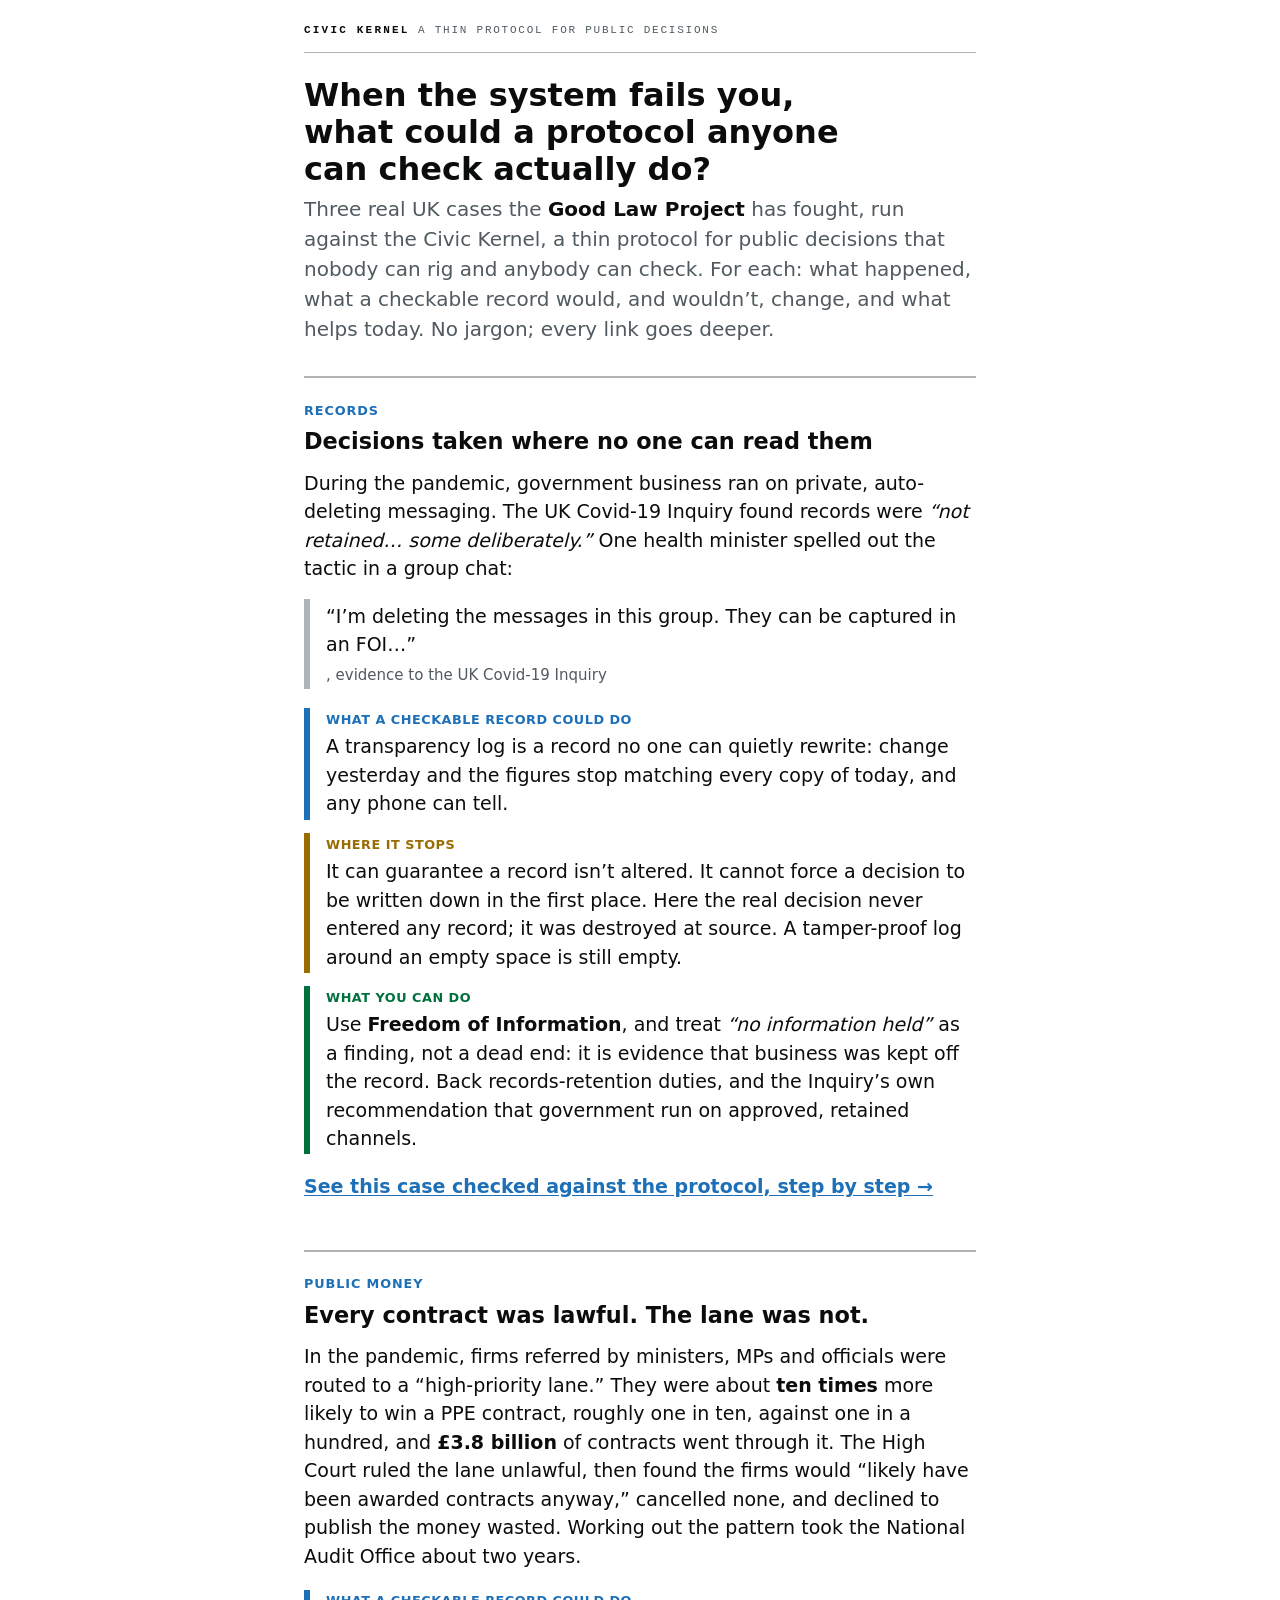
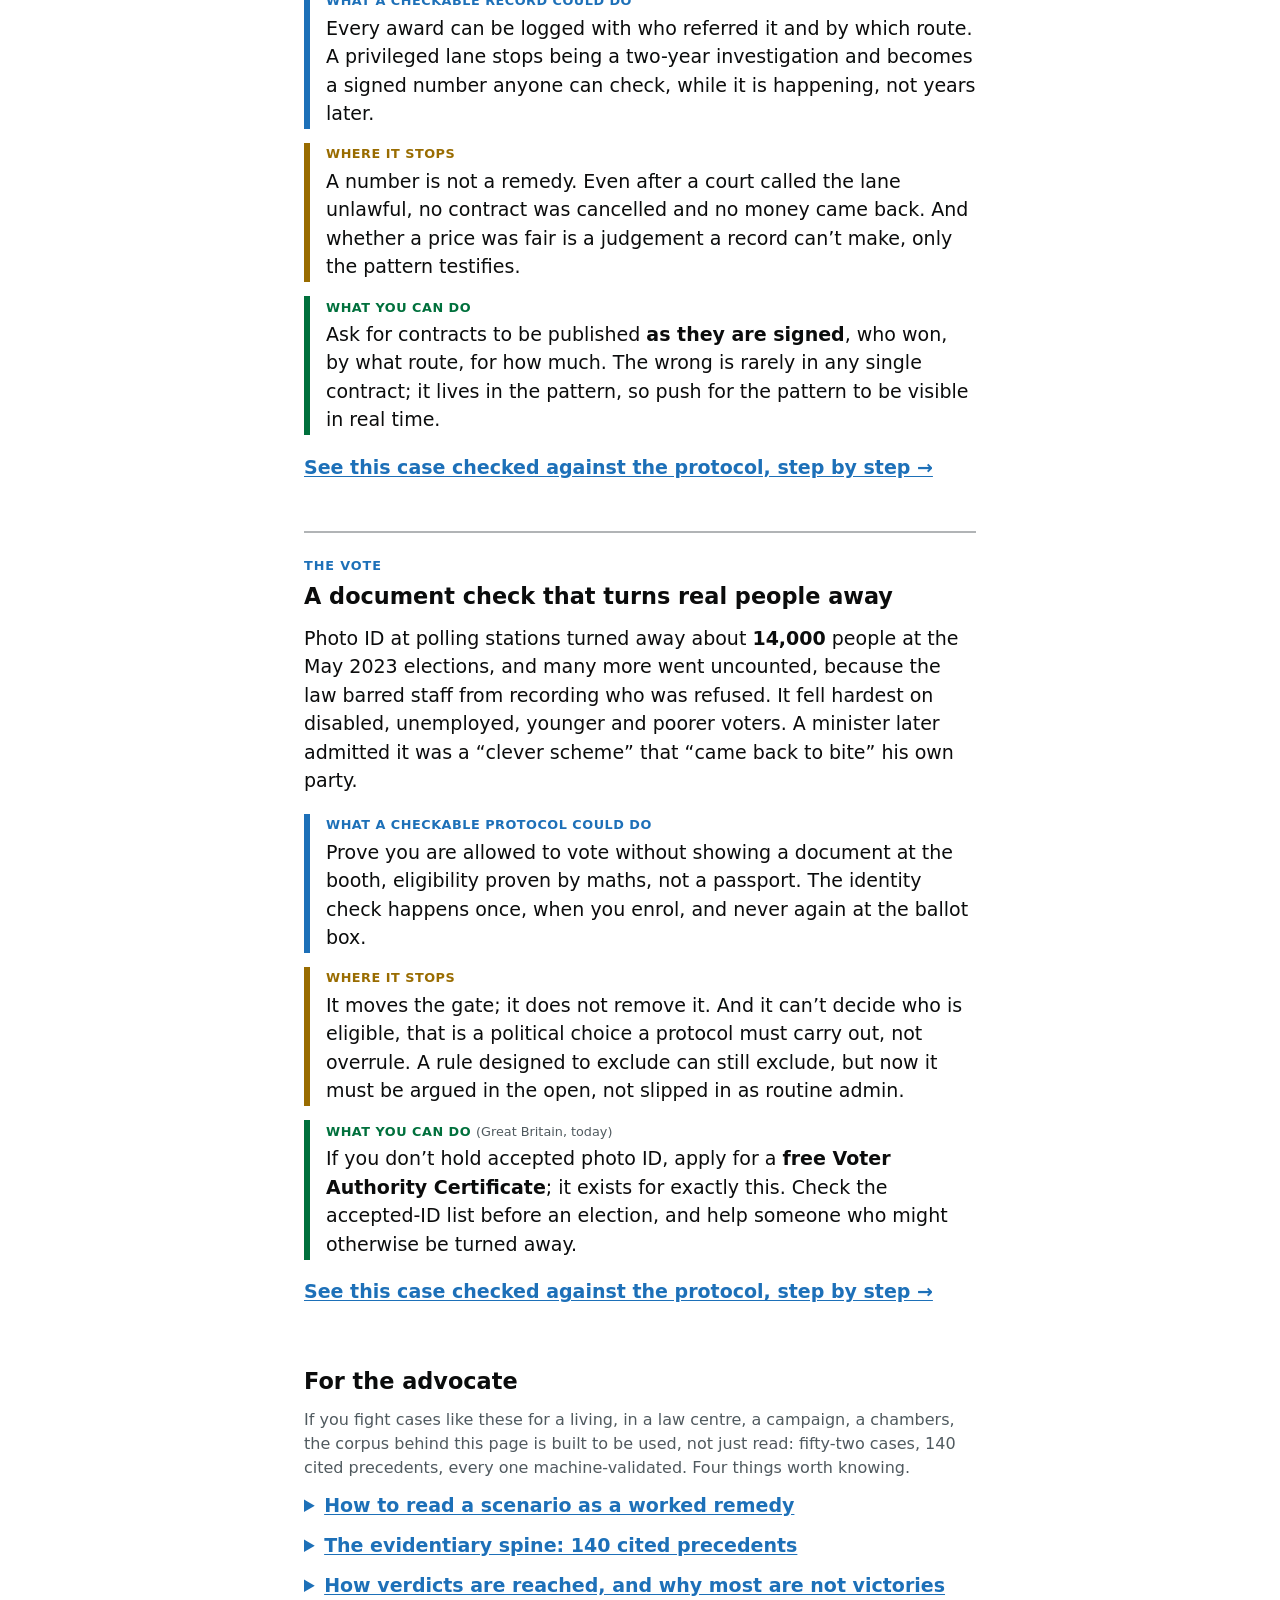
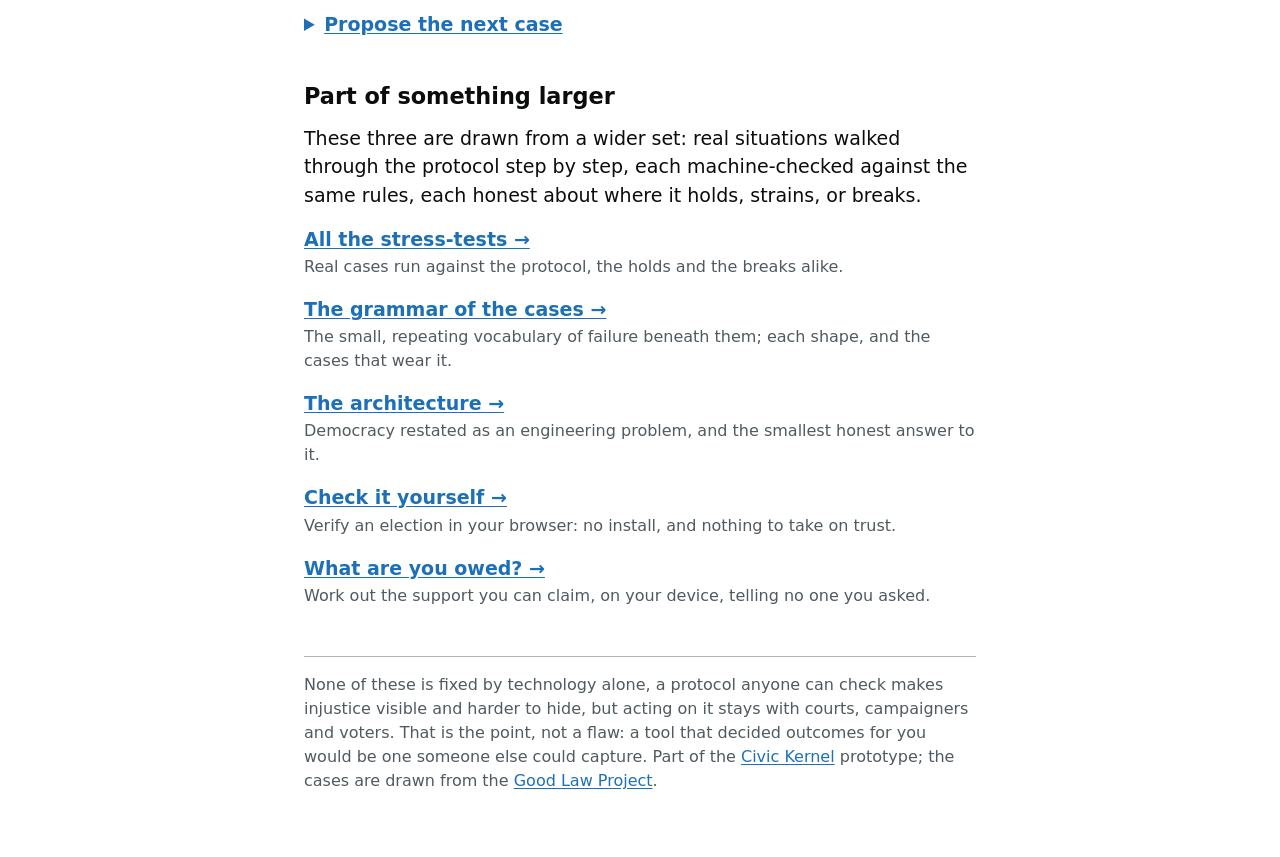
<file: findings.html>
<!DOCTYPE html>
<html lang="en">
<head>
<meta charset="utf-8">
<meta name="viewport" content="width=device-width, initial-scale=1">
<title>Three failures, checked, Civic Kernel</title>
<style>
  /* The same gov.uk discipline as owed.html: white page, near-black large type,
     grey only where it still passes contrast, underlined links, the yellow focus
     state, square corners, and colour spent only on meaning, blue for what the
     protocol could do, gold for where it stops, green for what you can do. */
  :root {
    color-scheme: light;
    --bg: #ffffff; --fg: #0b0c0c; --muted: #505a5f; --line: #b1b4b6;
    --ok: #00703c; --bad: #d4351c; --warn: #996c00;
    --panel: #f3f2f1; --accent: #1d70b8; --focus: #ffdd00; --focus-fg: #0b0c0c;
  }
  .home { display:block; margin:0 0 1.5rem; padding:.2rem 0 .85rem;
    border-bottom:1px solid var(--line);
    font-family:ui-monospace,'Cascadia Code',Menlo,Consolas,monospace;
    font-size:.6875rem; letter-spacing:.16em; text-transform:uppercase;
    text-decoration:none; color:var(--muted); }
  .home b { color:var(--fg); font-weight:700; letter-spacing:.2em; }
  .home:hover b { text-decoration:underline; text-underline-offset:.14em; }
  .home:focus { background:var(--focus); color:var(--focus-fg); outline:3px solid var(--focus); box-shadow:0 3px 0 var(--focus-fg); text-decoration:none; }
  * { box-sizing: border-box; }
  body {
    margin: 0 auto; padding: 1.2rem 1rem 4rem; max-width: 44rem;
    background: var(--bg); color: var(--fg);
    font: 1.1875rem/1.5 system-ui, -apple-system, "Segoe UI", Roboto, sans-serif;
  }
  @media (max-width: 40rem) { body { font-size: 1rem; } }
  h1 { font-size: 2rem; line-height: 1.15; margin: .6rem 0 .4rem; text-wrap: balance; }
  h2 { font-size: 1.4rem; margin: 0 0 .5rem; text-wrap: balance; }
  p  { margin: .6rem 0; }
  .sub { color: var(--muted); }
  .small { font-size: 1rem; }
  a { color: var(--accent); text-decoration: underline; text-underline-offset: .12em; }
  a:hover { text-decoration-thickness: 3px; }
  a:focus.skip:focus {
    background: var(--focus); color: var(--focus-fg);
    outline: 3px solid var(--focus); outline-offset: 0;
    box-shadow: 0 3px 0 var(--focus-fg); text-decoration: none;
  }
  .skip { position: absolute; left: -9999px; }
  .skip:focus { position: static; display: inline-block; padding: .2rem .5rem; }

  .lede { font-size: 1.25rem; color: var(--muted); margin: .4rem 0 0; }
  .lede strong { color: var(--fg); font-weight: 600; }
  @media (max-width: 40rem) { .lede { font-size: 1.0625rem; } }

  /* a case, the same top-rule card as owed.html */
  .case { border-top: 2px solid var(--line); padding: 1.4rem 0 .5rem; margin-top: 2rem; }
  .theme { display: block; font-size: .8rem; font-weight: 700; letter-spacing: .07em;
           text-transform: uppercase; color: var(--accent); margin-bottom: .35rem; }

  /* the real-world quote, the same left-border idiom as owed's .banner */
  blockquote { margin: 1rem 0; padding: .2rem 0 .2rem 1rem; border-left: .4rem solid var(--line); }
  blockquote p { margin: 0 0 .3rem; }
  blockquote cite { display: block; font-style: normal; font-size: .9375rem; color: var(--muted); }

  /* the honest triad, the same coloured left-border as owed's .verdict */
  .triad { margin-top: 1.2rem; }
  .facet { margin: .85rem 0; padding: .1rem 0 .1rem 1rem; border-left: .4rem solid var(--line); }
  .facet .flabel { display: block; font-size: .8rem; font-weight: 700; letter-spacing: .04em;
                   text-transform: uppercase; margin-bottom: .2rem; }
  .facet p { margin: 0; }
  .facet.could { border-left-color: var(--accent); }
  .facet.could .flabel { color: var(--accent); }
  .facet.stops { border-left-color: var(--warn); }
  .facet.stops .flabel { color: var(--warn); }
  .facet.act { border-left-color: var(--ok); }
  .facet.act .flabel { color: var(--ok); }
  .facet.act strong { font-weight: 700; }
  .aside { font-weight: 400; text-transform: none; letter-spacing: 0; color: var(--muted); }

  .more { margin-top: 1.1rem; font-weight: 600; }

  .panel { margin-top: 2.6rem; }
  details { margin: .7rem 0; }
  summary { cursor: pointer; color: var(--accent); text-decoration: underline;
            text-underline-offset: .12em; font-weight: 700; }
  summary:focus { background: var(--focus); color: var(--focus-fg);
    outline: 3px solid var(--focus); outline-offset: 0;
    box-shadow: 0 3px 0 var(--focus-fg); text-decoration: none; }
  details p { margin: .5rem 0 .3rem; }
  .deeper { list-style: none; margin: 1rem 0 0; padding: 0; display: flex;
            flex-direction: column; gap: 1rem; }
  .deeper a { font-weight: 700; }
  .hint { display: block; color: var(--muted); font-size: 1rem; margin-top: .1rem; }

  footer { margin-top: 3rem; color: var(--muted); font-size: 1rem;
           border-top: 1px solid var(--line); padding-top: 1rem; }
</style>
</head>
<body>
<a class="skip" href="#main">Skip to main content</a>
<a class="home" href="index.html"><b>Civic&nbsp;Kernel</b> <span>a thin protocol for public decisions</span></a>
<main id="main">

<h1>When the system fails you, what could a protocol anyone can check actually do?</h1>
<p class="lede">Three real UK cases the <strong>Good Law Project</strong> has fought, run against the
Civic Kernel, a thin protocol for public decisions that nobody can rig and anybody can check. For
each: what happened, what a checkable record would, and wouldn&rsquo;t, change, and what helps
today. No jargon; every link goes deeper.</p>

<article class="case">
  <span class="theme">Records</span>
  <h2>Decisions taken where no one can read them</h2>
  <p>During the pandemic, government business ran on private, auto-deleting messaging. The UK
  Covid-19 Inquiry found records were <em>&ldquo;not retained&hellip; some deliberately.&rdquo;</em>
  One health minister spelled out the tactic in a group chat:</p>
  <blockquote>
    <p>&ldquo;I&rsquo;m deleting the messages in this group. They can be captured in an FOI&hellip;&rdquo;</p>
    <cite>,  evidence to the UK Covid-19 Inquiry</cite>
  </blockquote>
  <div class="triad">
    <div class="facet could">
      <span class="flabel">What a checkable record could do</span>
      <p>A transparency log is a record no one can quietly rewrite: change yesterday and the figures
      stop matching every copy of today, and any phone can tell.</p>
    </div>
    <div class="facet stops">
      <span class="flabel">Where it stops</span>
      <p>It can guarantee a record isn&rsquo;t altered. It cannot force a decision to be written down
      in the first place. Here the real decision never entered any record; it was destroyed at
      source. A tamper-proof log around an empty space is still empty.</p>
    </div>
    <div class="facet act">
      <span class="flabel">What you can do</span>
      <p>Use <strong>Freedom of Information</strong>, and treat <em>&ldquo;no information
      held&rdquo;</em> as a finding, not a dead end: it is evidence that business was kept off the
      record. Back records-retention duties, and the Inquiry&rsquo;s own recommendation that
      government run on approved, retained channels.</p>
    </div>
  </div>
  <p class="more"><a href="scenarios.html#government-by-whatsapp">See this case checked against the protocol, step by step →</a></p>
</article>

<article class="case">
  <span class="theme">Public money</span>
  <h2>Every contract was lawful. The lane was not.</h2>
  <p>In the pandemic, firms referred by ministers, MPs and officials were routed to a
  &ldquo;high-priority lane.&rdquo; They were about <strong>ten times</strong> more likely to win a
  PPE contract, roughly one in ten, against one in a hundred, and <strong>£3.8&nbsp;billion</strong>
  of contracts went through it. The High Court ruled the lane unlawful, then found the firms would
  &ldquo;likely have been awarded contracts anyway,&rdquo; cancelled none, and declined to publish
  the money wasted. Working out the pattern took the National Audit Office about two years.</p>
  <div class="triad">
    <div class="facet could">
      <span class="flabel">What a checkable record could do</span>
      <p>Every award can be logged with who referred it and by which route. A privileged lane stops
      being a two-year investigation and becomes a signed number anyone can check, while it is
      happening, not years later.</p>
    </div>
    <div class="facet stops">
      <span class="flabel">Where it stops</span>
      <p>A number is not a remedy. Even after a court called the lane unlawful, no contract was
      cancelled and no money came back. And whether a price was fair is a judgement a record
      can&rsquo;t make, only the pattern testifies.</p>
    </div>
    <div class="facet act">
      <span class="flabel">What you can do</span>
      <p>Ask for contracts to be published <strong>as they are signed</strong>, who won, by what
      route, for how much. The wrong is rarely in any single contract; it lives in the pattern, so
      push for the pattern to be visible in real time.</p>
    </div>
  </div>
  <p class="more"><a href="scenarios.html#procurement-vip-lane">See this case checked against the protocol, step by step →</a></p>
</article>

<article class="case">
  <span class="theme">The vote</span>
  <h2>A document check that turns real people away</h2>
  <p>Photo ID at polling stations turned away about <strong>14,000</strong> people at the May 2023
  elections, and many more went uncounted, because the law barred staff from recording who was
  refused. It fell hardest on disabled, unemployed, younger and poorer voters. A minister later
  admitted it was a &ldquo;clever scheme&rdquo; that &ldquo;came back to bite&rdquo; his own party.</p>
  <div class="triad">
    <div class="facet could">
      <span class="flabel">What a checkable protocol could do</span>
      <p>Prove you are allowed to vote without showing a document at the booth, eligibility proven
      by maths, not a passport. The identity check happens once, when you enrol, and never again at
      the ballot box.</p>
    </div>
    <div class="facet stops">
      <span class="flabel">Where it stops</span>
      <p>It moves the gate; it does not remove it. And it can&rsquo;t decide who is eligible, that
      is a political choice a protocol must carry out, not overrule. A rule designed to exclude can
      still exclude, but now it must be argued in the open, not slipped in as routine admin.</p>
    </div>
    <div class="facet act">
      <span class="flabel">What you can do <span class="aside">(Great Britain, today)</span></span>
      <p>If you don&rsquo;t hold accepted photo ID, apply for a <strong>free Voter Authority
      Certificate</strong>; it exists for exactly this. Check the accepted-ID list before an
      election, and help someone who might otherwise be turned away.</p>
    </div>
  </div>
  <p class="more"><a href="scenarios.html#voter-id">See this case checked against the protocol, step by step →</a></p>
</article>

<section class="panel" id="advocates">
  <h2>For the advocate</h2>
  <p class="small sub">If you fight cases like these for a living, in a law centre, a campaign, a
  chambers, the corpus behind this page is built to be used, not just read: fifty-two cases,
  140 cited precedents, every one machine-validated. Four things worth knowing.</p>
  <details>
    <summary>How to read a scenario as a worked remedy</summary>
    <p>Each scenario is a case file: the documented situation, then a step-by-step walkthrough in
    which every act of power must produce a record conforming to two small public schemas, who
    acted, under which cited rule, when, witnessed by whom. The walkthrough is the remedy made
    concrete: it shows which record, required at which moment, would have changed the case, and,
    just as precisely, which harms no record reaches.</p>
  </details>
  <details>
    <summary>The evidentiary spine: 140 cited precedents</summary>
    <p>A scenario cannot pass validation without citing documented real-world precedents, inquiry
    findings, judgments, audit and ombudsman reports. Across the fifty-two cases there are 140 such
    citations. Nothing rests on a hypothetical: every claimed failure happened, on the record, to
    real people, and each card names its sources.</p>
  </details>
  <details>
    <summary>How verdicts are reached, and why most are not victories</summary>
    <p>Every case ends in one of three verdicts. <strong>Holds</strong>: the protection fully works
    (one of the sixty-two). <strong>Strains</strong>: it helps, and a hard limit is named
    (fifty-three). <strong>Breaks</strong>: it honestly fails (eight). The limits are findings, not
    caveats, a corpus that only reported wins would be advertising. The whole argument in one page:
    <a href="map.html">necessary, and not enough</a>.</p>
  </details>
  <details>
    <summary>Propose the next case</summary>
    <p>Cases are chosen by a <a href="docs/triage.md">triage that shows its working</a>:
    process-integrity failures are in scope; cases that would need the protocol to judge substance,
    who is right, what is true, are refused, with the refusal recorded. If a case you know has the
    shape of these, a record quietly absent, altered, or ignored,
    <a href="https://github.com/GlassOnTin/civic-kernel/issues">propose it</a>, and the triage will
    answer in the open.</p>
  </details>
</section>

<section class="panel">
  <h2>Part of something larger</h2>
  <p>These three are drawn from a wider set: real situations walked through the protocol step by
  step, each machine-checked against the same rules, each honest about where it holds, strains, or
  breaks.</p>
  <ul class="deeper">
    <li><a href="scenarios.html">All the stress-tests →</a><span class="hint">Real cases run against the protocol, the holds and the breaks alike.</span></li>
    <li><a href="tropes.html">The grammar of the cases →</a><span class="hint">The small, repeating vocabulary of failure beneath them; each shape, and the cases that wear it.</span></li>
    <li><a href="architecture.html">The architecture →</a><span class="hint">Democracy restated as an engineering problem, and the smallest honest answer to it.</span></li>
    <li><a href="verifier.html">Check it yourself →</a><span class="hint">Verify an election in your browser: no install, and nothing to take on trust.</span></li>
    <li><a href="owed.html">What are you owed? →</a><span class="hint">Work out the support you can claim, on your device, telling no one you asked.</span></li>
  </ul>
</section>

<footer>
  None of these is fixed by technology alone, a protocol anyone can check makes injustice visible
  and harder to hide, but acting on it stays with courts, campaigners and voters. That is the point,
  not a flaw: a tool that decided outcomes for you would be one someone else could capture. Part of
  the <a href="https://github.com/GlassOnTin/civic-kernel">Civic Kernel</a> prototype; the cases are
  drawn from the <a href="https://goodlawproject.org">Good Law Project</a>.
</footer>
</main>
</body>
</html>
</file>
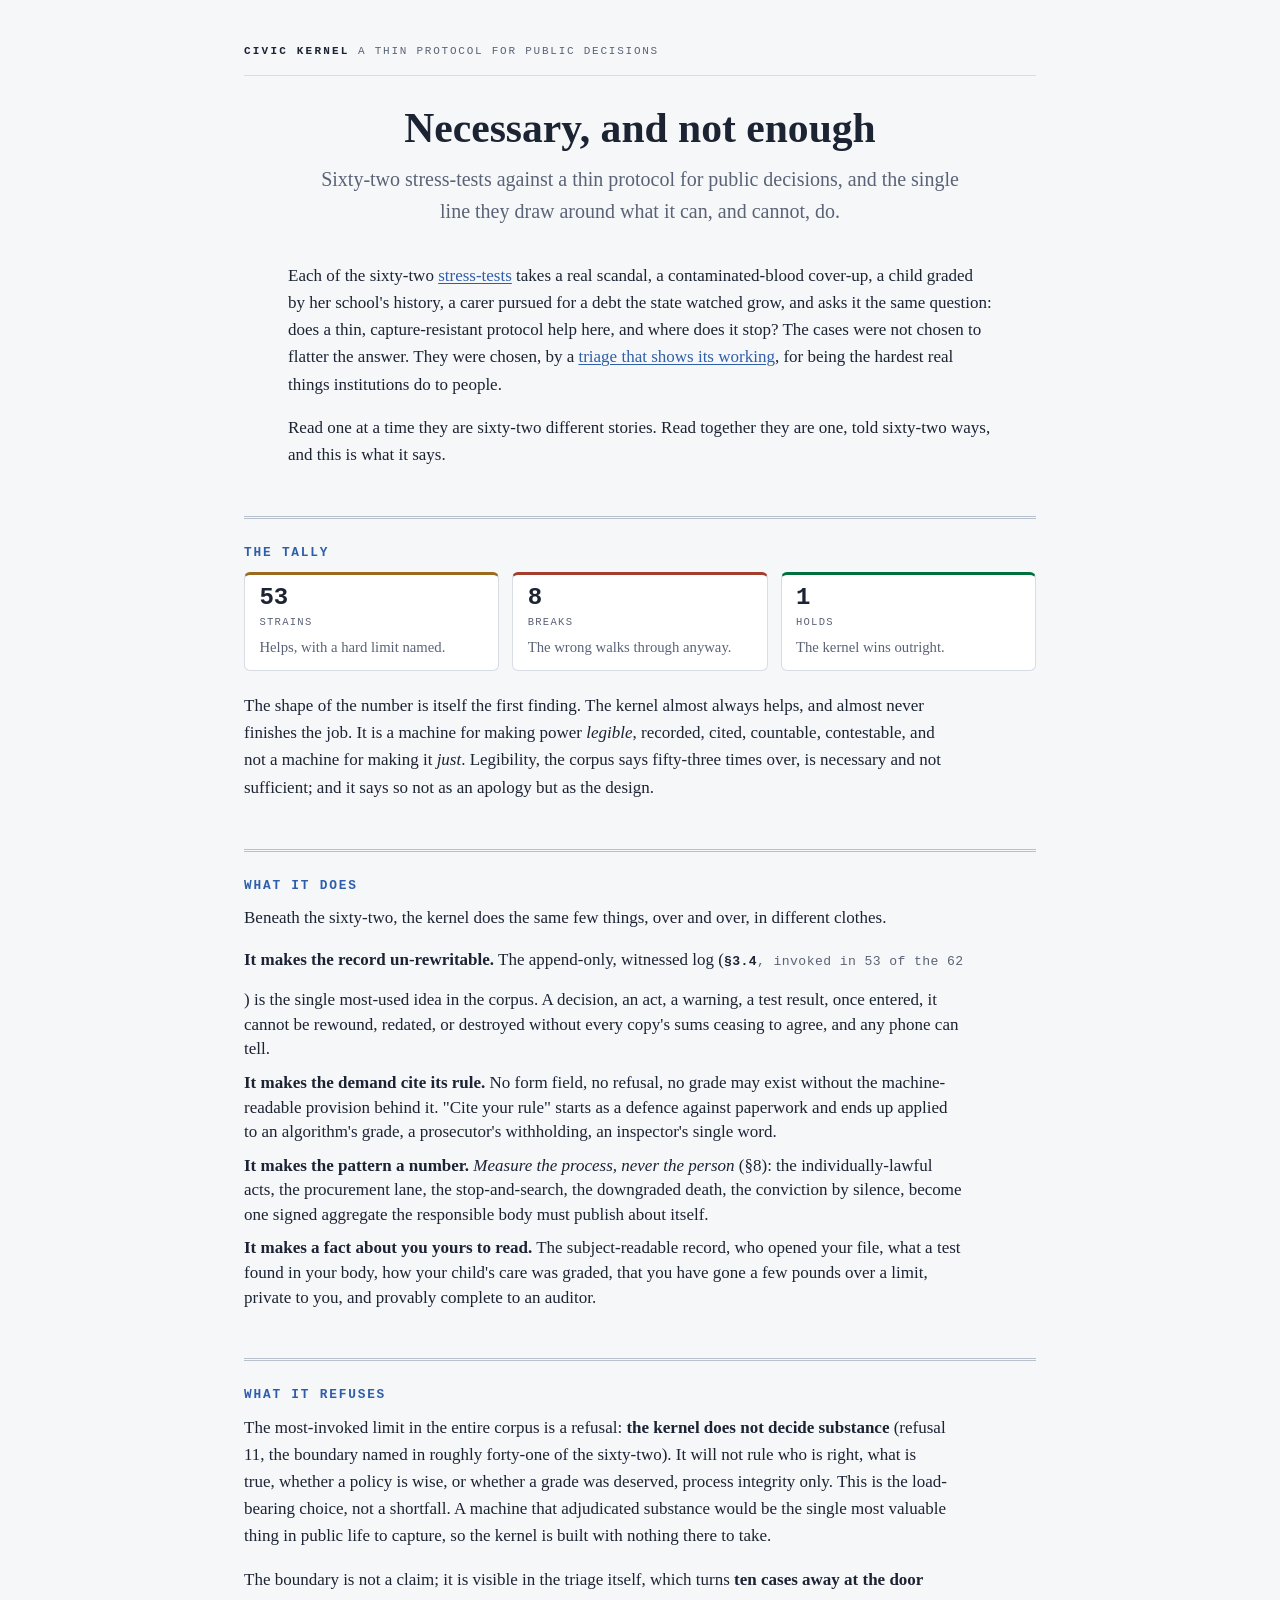
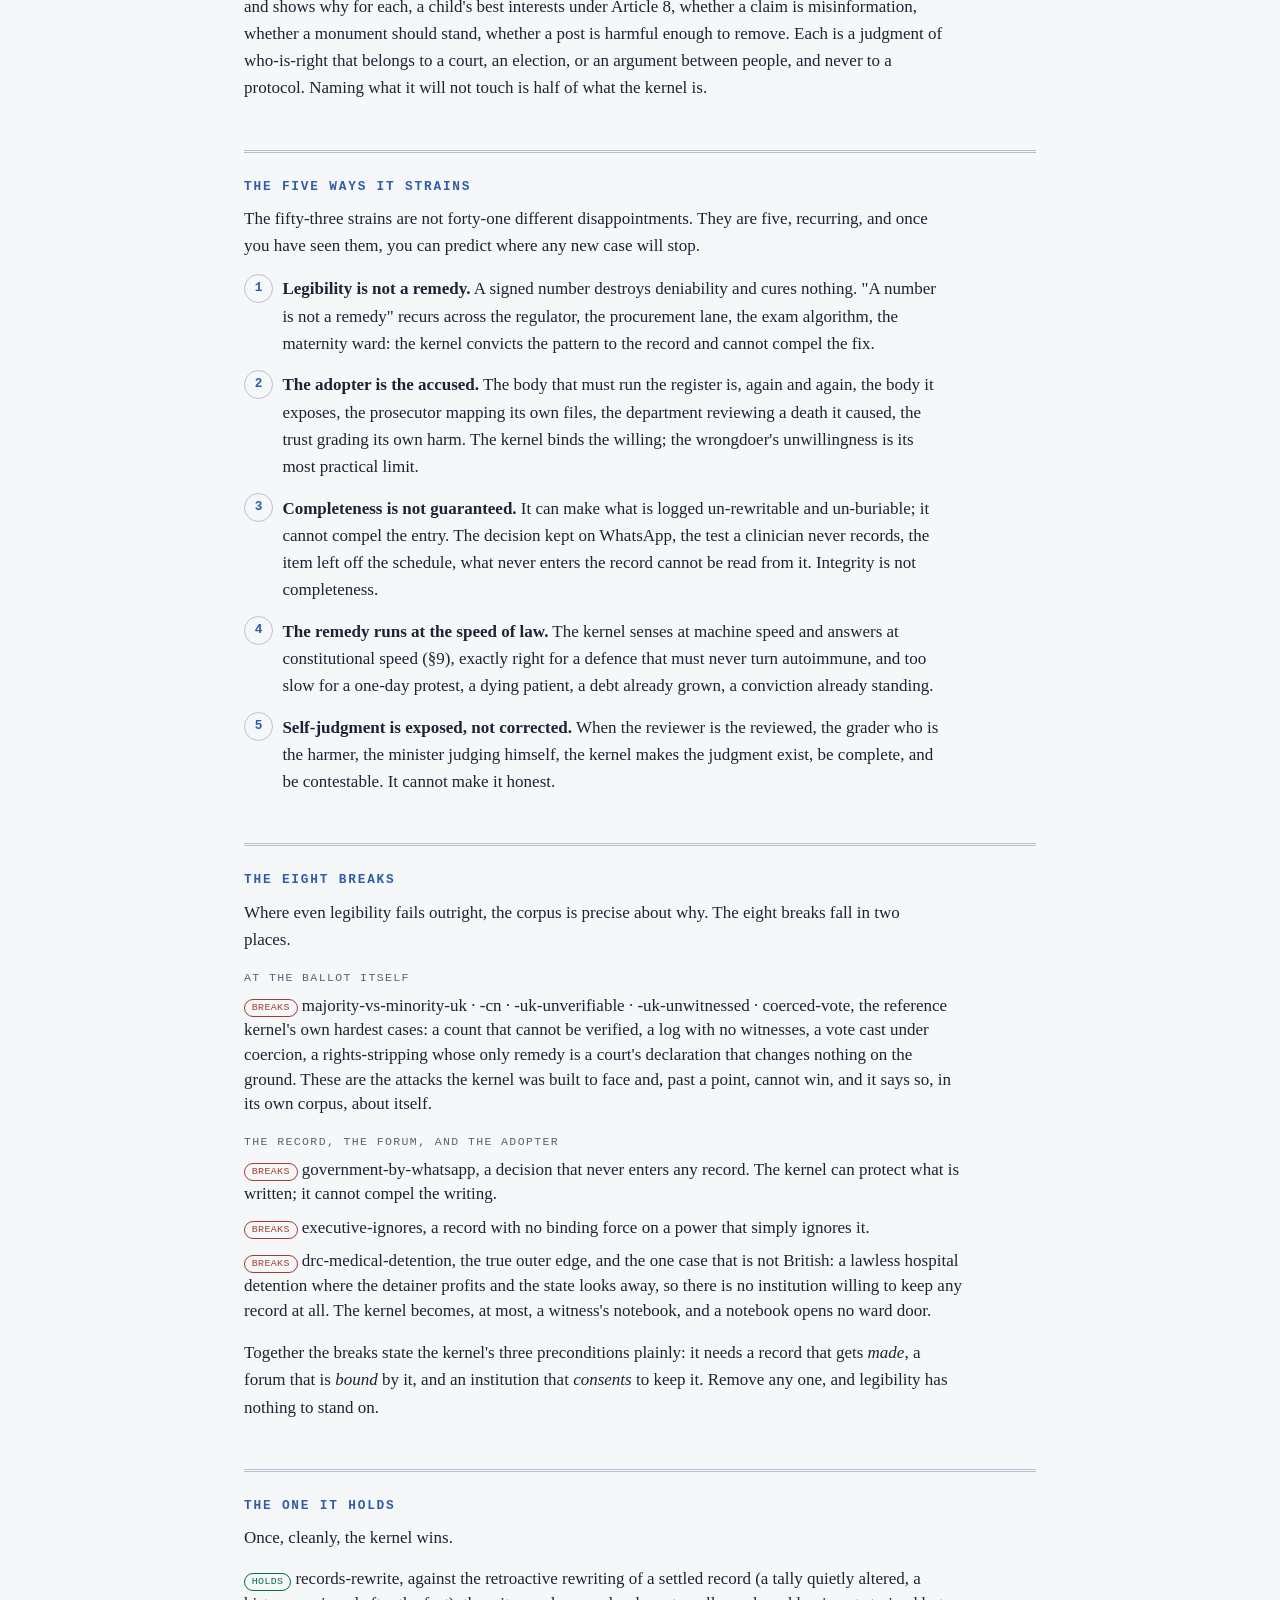
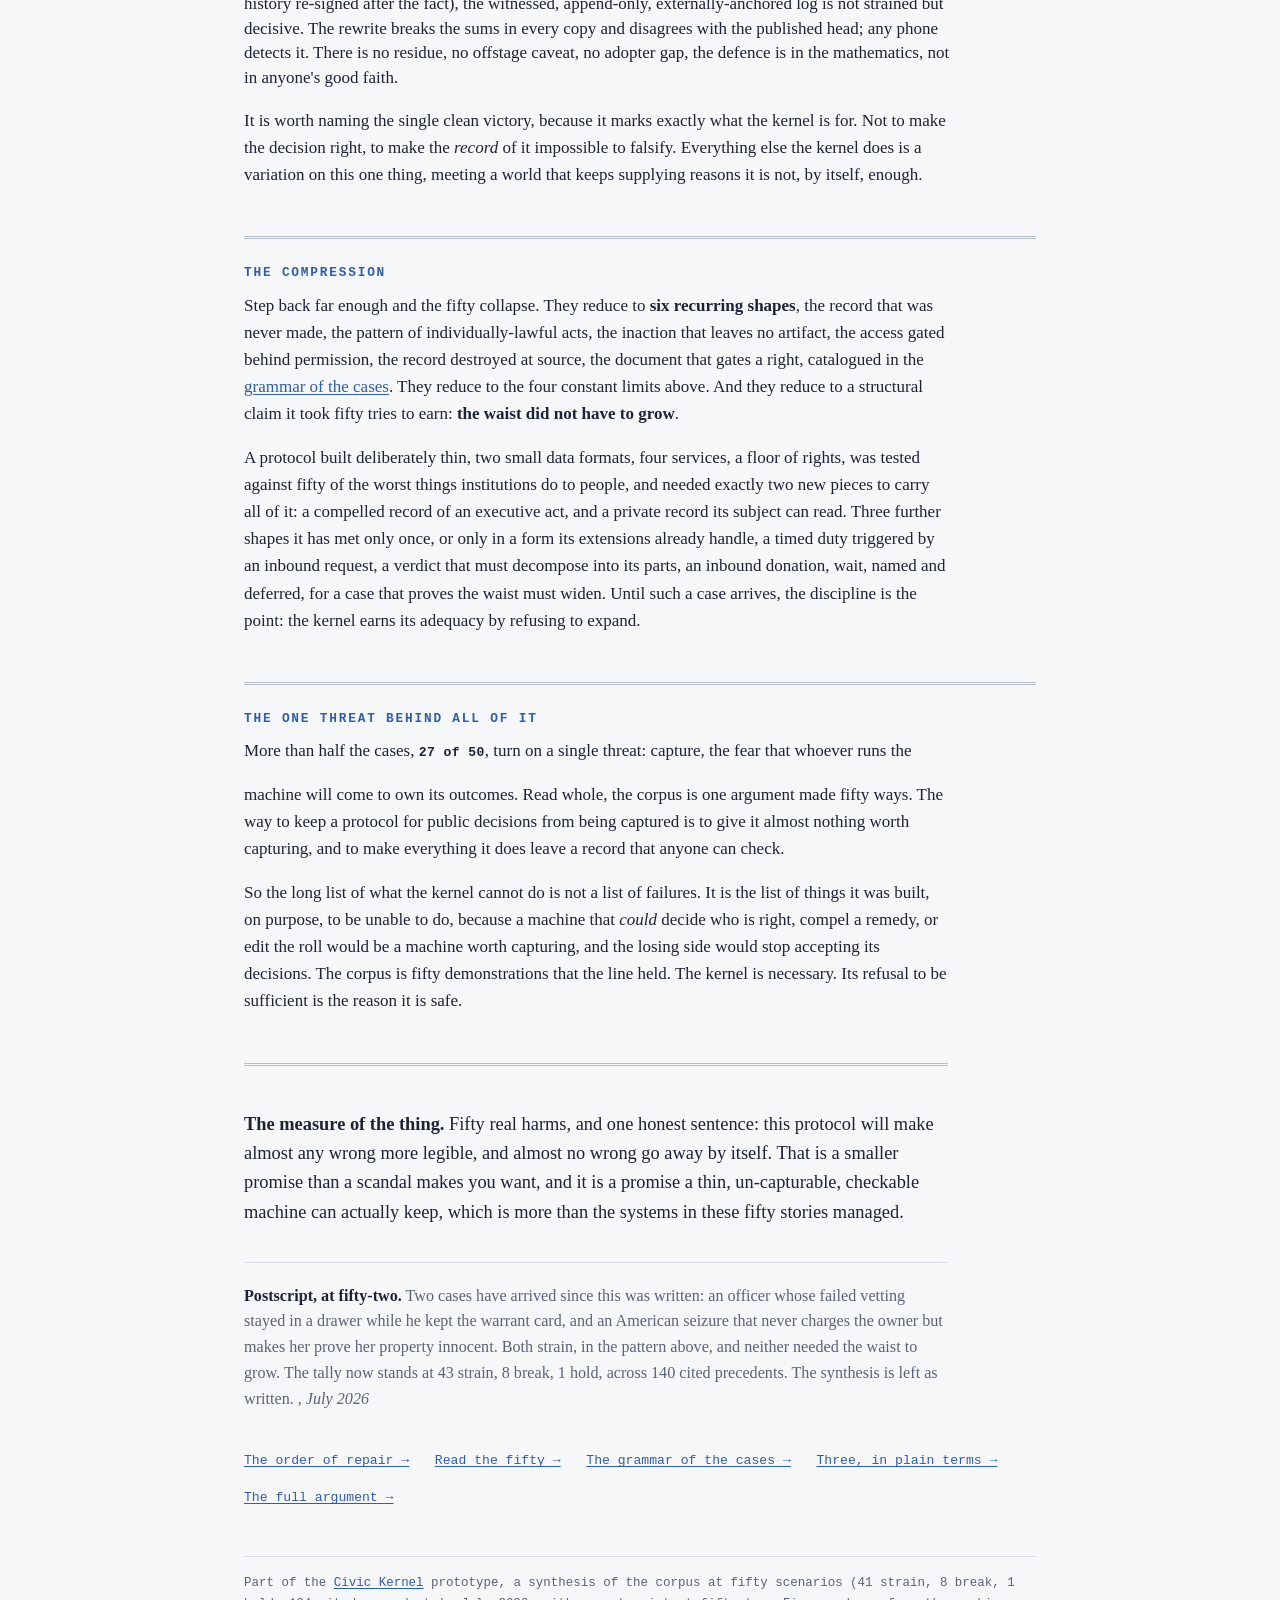
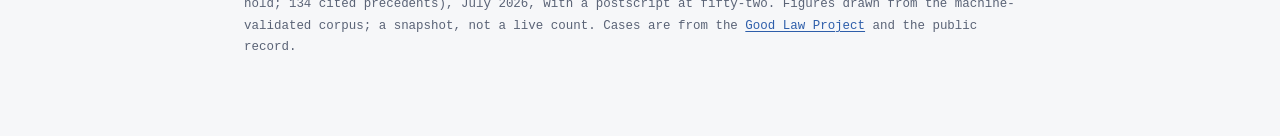
<file: map.html>
<!doctype html>
<html lang="en">
<head>
<meta charset="utf-8">
<meta name="viewport" content="width=device-width, initial-scale=1">
<meta name="color-scheme" content="light">
<meta name="description" content="What sixty-two stress-tests of a thin protocol for public decisions show: it makes power legible and refuses to judge it, necessary, and not sufficient. Where it holds, where it strains, and where it breaks.">
<title>Necessary, and not enough, Civic Kernel</title>
<style>
  /* The corpus's own register, the essay's serif and navy, light-committed.
     Colour spent only on the verdict chips: green holds, gold strains, red breaks. */
  :root {
    color-scheme: light;
    --paper: #f6f7f9; --card: #ffffff; --ink: #1c2333; --muted: #5a6376;
    --accent: #2e5eaa; --line: #d8dce4; --line-strong: #b9c0cd;
    --ok: #00703c; --warn: #9a6a1e; --bad: #a33d2e;
    --serif: 'Iowan Old Style', 'Palatino Linotype', Palatino, 'Book Antiqua', 'URW Palladio L', 'P052', Georgia, serif;
    --mono: ui-monospace, 'Cascadia Code', 'JetBrains Mono', Menlo, Consolas, monospace;
  }
  * { box-sizing: border-box; }
  html { background: var(--paper); }
  body { margin: 0; font-family: var(--serif); color: var(--ink); background: var(--paper);
    line-height: 1.6; font-size: 1.0625rem; -webkit-font-smoothing: antialiased; }
  .wrap { max-width: 52rem; margin: 0 auto; padding: 2.5rem 1.25rem 5rem; }
  a { color: var(--accent); text-underline-offset: 2px; }
  a:hover { text-decoration-thickness: 2px; }

  .home { display: block; margin: 0 0 1.8rem; padding: .2rem 0 .9rem;
    border-bottom: 1px solid var(--line); font-family: var(--mono); font-size: .6875rem;
    letter-spacing: .16em; text-transform: uppercase; text-decoration: none; color: var(--muted); }
  .home b { color: var(--ink); font-weight: 700; letter-spacing: .2em; }
  .home:hover b { text-decoration: underline; }

  header.hero { text-align: center; margin: 0 0 2.2rem; }
  h1 { font-size: clamp(2rem, 5vw, 2.6rem); line-height: 1.12; margin: .3rem 0 .7rem; text-wrap: balance; }
  .lede { font-size: 1.25rem; color: var(--muted); max-width: 41rem; margin: 0 auto; text-wrap: pretty; }
  .intro { max-width: 44rem; margin: 1.6rem auto 0; }
  .intro p { margin: 0 0 1rem; }

  h2 { font-family: var(--mono); font-size: .8rem; letter-spacing: .14em; text-transform: uppercase;
    color: var(--accent); margin: 3rem 0 .5rem; border-top: 3px double var(--line-strong); padding-top: 1.5rem; }
  section > p { max-width: 44rem; margin: 0 0 1rem; }
  section { margin-bottom: .4rem; }
  strong.k { font-weight: 700; }

  .figure { font-family: var(--mono); font-size: .82rem; letter-spacing: .03em; color: var(--muted);
    background: var(--card); border: 1px solid var(--line); border-left: 3px solid var(--accent);
    border-radius: 0 6px 6px 0; padding: .5rem .8rem; margin: 0 0 1.1rem; display: inline-block; }
  .figure b { color: var(--ink); }

  /* verdict tally strip */
  .tally { display: flex; flex-wrap: wrap; gap: .8rem; margin: .3rem 0 1.3rem; }
  .tally .t { flex: 1 1 8rem; background: var(--card); border: 1px solid var(--line);
    border-top: 3px solid var(--line); border-radius: 6px; padding: .7rem .9rem; }
  .tally .t.strains { border-top-color: var(--warn); }
  .tally .t.breaks { border-top-color: var(--bad); }
  .tally .t.holds { border-top-color: var(--ok); }
  .tally .n { font-family: var(--mono); font-size: 1.5rem; font-weight: 700; color: var(--ink); line-height: 1; }
  .tally .w { font-family: var(--mono); font-size: .66rem; letter-spacing: .12em; text-transform: uppercase; color: var(--muted); margin: .25rem 0 .3rem; }
  .tally .d { font-size: .92rem; color: var(--muted); }

  ol.ways { counter-reset: w; list-style: none; margin: .3rem 0 1rem; padding: 0; display: flex; flex-direction: column; gap: .9rem; }
  ol.ways li { counter-increment: w; position: relative; padding-left: 2.4rem; max-width: 44rem; }
  ol.ways li::before { content: counter(w); position: absolute; left: 0; top: -.1rem;
    font-family: var(--mono); font-size: .8rem; font-weight: 700; color: var(--accent);
    border: 1px solid var(--line-strong); border-radius: 99px; width: 1.7rem; height: 1.7rem;
    display: grid; place-items: center; }
  ol.ways li b { color: var(--ink); }

  ul.cases { list-style: none; margin: .2rem 0 1rem; padding: 0; display: flex; flex-direction: column; gap: .55rem; }
  ul.cases li { line-height: 1.45; max-width: 45rem; }
  .b { display: inline-block; font-family: var(--mono); font-size: .62rem; letter-spacing: .04em;
    text-transform: uppercase; padding: .05rem .42rem; border-radius: 99px; border: 1px solid; vertical-align: .08em; }
  .b.holds { color: var(--ok); border-color: var(--ok); }
  .b.strains { color: var(--warn); border-color: var(--warn); }
  .b.breaks { color: var(--bad); border-color: var(--bad); }
  code.id { font-family: var(--mono); font-size: .86em; color: var(--ink); }

  details { border-top: 1px solid var(--line); padding: .7rem 0 .2rem; max-width: 44rem; }
  summary { cursor: pointer; color: var(--accent); font-size: .98rem; }
  details p { color: var(--muted); margin: .6rem 0 .3rem; }

  .close { margin-top: 3rem; border-top: 3px double var(--line-strong); padding-top: 1.6rem;
    font-size: 1.15rem; max-width: 44rem; }
  .close b { color: var(--ink); }
  .postscript { margin-top: 2.2rem; padding-top: 1.2rem; border-top: 1px solid var(--line);
    max-width: 44rem; font-size: .95em; color: var(--muted); }
  .postscript b { color: var(--ink); }
  nav.doors { margin-top: 2.4rem; display: flex; flex-wrap: wrap; gap: 1rem 1.6rem;
    font-family: var(--mono); font-size: .82rem; }
  footer { margin-top: 3rem; border-top: 1px solid var(--line); padding-top: 1rem;
    color: var(--muted); font-family: var(--mono); font-size: .78rem; line-height: 1.7; }
</style>
</head>
<body>
<div class="wrap">
<a class="home" href="index.html"><b>Civic&nbsp;Kernel</b> a thin protocol for public decisions</a>

<header class="hero">
  <h1>Necessary, and not enough</h1>
  <p class="lede">Sixty-two stress-tests against a thin protocol for public decisions, and the single line they draw around what it can, and cannot, do.</p>
</header>

<div class="intro">
  <p>Each of the sixty-two <a href="scenarios.html">stress-tests</a> takes a real scandal, a contaminated-blood cover-up, a child graded by her school's history, a carer pursued for a debt the state watched grow, and asks it the same question: does a thin, capture-resistant protocol help here, and where does it stop? The cases were not chosen to flatter the answer. They were chosen, by a <a href="docs/triage.md">triage that shows its working</a>, for being the hardest real things institutions do to people.</p>
  <p>Read one at a time they are sixty-two different stories. Read together they are one, told sixty-two ways, and this is what it says.</p>
</div>

<section>
<h2>The tally</h2>
<div class="tally">
  <div class="t strains"><div class="n">53</div><div class="w">Strains</div><div class="d">Helps, with a hard limit named.</div></div>
  <div class="t breaks"><div class="n">8</div><div class="w">Breaks</div><div class="d">The wrong walks through anyway.</div></div>
  <div class="t holds"><div class="n">1</div><div class="w">Holds</div><div class="d">The kernel wins outright.</div></div>
</div>
<p>The shape of the number is itself the first finding. The kernel almost always helps, and almost never finishes the job. It is a machine for making power <em>legible</em>, recorded, cited, countable, contestable, and not a machine for making it <em>just</em>. Legibility, the corpus says fifty-three times over, is necessary and not sufficient; and it says so not as an apology but as the design.</p>
</section>

<section>
<h2>What it does</h2>
<p>Beneath the sixty-two, the kernel does the same few things, over and over, in different clothes.</p>
<ul class="cases">
  <li><b>It makes the record un-rewritable.</b> The append-only, witnessed log (<span class="figure" style="border:0;padding:0;background:none;color:var(--muted)"><b>§3.4</b>, invoked in 53 of the 62</span>) is the single most-used idea in the corpus. A decision, an act, a warning, a test result, once entered, it cannot be rewound, redated, or destroyed without every copy's sums ceasing to agree, and any phone can tell.</li>
  <li><b>It makes the demand cite its rule.</b> No form field, no refusal, no grade may exist without the machine-readable provision behind it. "Cite your rule" starts as a defence against paperwork and ends up applied to an algorithm's grade, a prosecutor's withholding, an inspector's single word.</li>
  <li><b>It makes the pattern a number.</b> <em>Measure the process, never the person</em> (§8): the individually-lawful acts, the procurement lane, the stop-and-search, the downgraded death, the conviction by silence, become one signed aggregate the responsible body must publish about itself.</li>
  <li><b>It makes a fact about you yours to read.</b> The subject-readable record, who opened your file, what a test found in your body, how your child's care was graded, that you have gone a few pounds over a limit, private to you, and provably complete to an auditor.</li>
</ul>
</section>

<section>
<h2>What it refuses</h2>
<p>The most-invoked limit in the entire corpus is a refusal: <strong class="k">the kernel does not decide substance</strong> (refusal 11, the boundary named in roughly forty-one of the sixty-two). It will not rule who is right, what is true, whether a policy is wise, or whether a grade was deserved, process integrity only. This is the load-bearing choice, not a shortfall. A machine that adjudicated substance would be the single most valuable thing in public life to capture, so the kernel is built with nothing there to take.</p>
<p>The boundary is not a claim; it is visible in the triage itself, which turns <strong class="k">ten cases away at the door</strong> and shows why for each, a child's best interests under Article 8, whether a claim is misinformation, whether a monument should stand, whether a post is harmful enough to remove. Each is a judgment of who-is-right that belongs to a court, an election, or an argument between people, and never to a protocol. Naming what it will not touch is half of what the kernel is.</p>
</section>

<section>
<h2>The five ways it strains</h2>
<p>The fifty-three strains are not forty-one different disappointments. They are five, recurring, and once you have seen them, you can predict where any new case will stop.</p>
<ol class="ways">
  <li><b>Legibility is not a remedy.</b> A signed number destroys deniability and cures nothing. "A number is not a remedy" recurs across the regulator, the procurement lane, the exam algorithm, the maternity ward: the kernel convicts the pattern to the record and cannot compel the fix.</li>
  <li><b>The adopter is the accused.</b> The body that must run the register is, again and again, the body it exposes, the prosecutor mapping its own files, the department reviewing a death it caused, the trust grading its own harm. The kernel binds the willing; the wrongdoer's unwillingness is its most practical limit.</li>
  <li><b>Completeness is not guaranteed.</b> It can make what is logged un-rewritable and un-buriable; it cannot compel the entry. The decision kept on WhatsApp, the test a clinician never records, the item left off the schedule, what never enters the record cannot be read from it. Integrity is not completeness.</li>
  <li><b>The remedy runs at the speed of law.</b> The kernel senses at machine speed and answers at constitutional speed (§9), exactly right for a defence that must never turn autoimmune, and too slow for a one-day protest, a dying patient, a debt already grown, a conviction already standing.</li>
  <li><b>Self-judgment is exposed, not corrected.</b> When the reviewer is the reviewed, the grader who is the harmer, the minister judging himself, the kernel makes the judgment exist, be complete, and be contestable. It cannot make it honest.</li>
</ol>
</section>

<section>
<h2>The eight breaks</h2>
<p>Where even legibility fails outright, the corpus is precise about why. The eight breaks fall in two places.</p>
<p style="font-family:var(--mono);font-size:.72rem;letter-spacing:.12em;text-transform:uppercase;color:var(--muted);margin:.3rem 0 .4rem">At the ballot itself</p>
<ul class="cases">
  <li><span class="b breaks">breaks</span> <span class="id">majority-vs-minority-uk · -cn · -uk-unverifiable · -uk-unwitnessed · coerced-vote</span>, the reference kernel's own hardest cases: a count that cannot be verified, a log with no witnesses, a vote cast under coercion, a rights-stripping whose only remedy is a court's declaration that changes nothing on the ground. These are the attacks the kernel was built to face and, past a point, cannot win, and it says so, in its own corpus, about itself.</li>
</ul>
<p style="font-family:var(--mono);font-size:.72rem;letter-spacing:.12em;text-transform:uppercase;color:var(--muted);margin:1rem 0 .4rem">The record, the forum, and the adopter</p>
<ul class="cases">
  <li><span class="b breaks">breaks</span> <span class="id">government-by-whatsapp</span>, a decision that never enters any record. The kernel can protect what is written; it cannot compel the writing.</li>
  <li><span class="b breaks">breaks</span> <span class="id">executive-ignores</span>, a record with no binding force on a power that simply ignores it.</li>
  <li><span class="b breaks">breaks</span> <span class="id">drc-medical-detention</span>, the true outer edge, and the one case that is not British: a lawless hospital detention where the detainer profits and the state looks away, so there is no institution willing to keep any record at all. The kernel becomes, at most, a witness's notebook, and a notebook opens no ward door.</li>
</ul>
<p>Together the breaks state the kernel's three preconditions plainly: it needs a record that gets <em>made</em>, a forum that is <em>bound</em> by it, and an institution that <em>consents</em> to keep it. Remove any one, and legibility has nothing to stand on.</p>
</section>

<section>
<h2>The one it holds</h2>
<p>Once, cleanly, the kernel wins.</p>
<ul class="cases">
  <li><span class="b holds">holds</span> <span class="id">records-rewrite</span>, against the retroactive rewriting of a settled record (a tally quietly altered, a history re-signed after the fact), the witnessed, append-only, externally-anchored log is not strained but decisive. The rewrite breaks the sums in every copy and disagrees with the published head; any phone detects it. There is no residue, no offstage caveat, no adopter gap, the defence is in the mathematics, not in anyone's good faith.</li>
</ul>
<p>It is worth naming the single clean victory, because it marks exactly what the kernel is for. Not to make the decision right, to make the <em>record</em> of it impossible to falsify. Everything else the kernel does is a variation on this one thing, meeting a world that keeps supplying reasons it is not, by itself, enough.</p>
</section>

<section>
<h2>The compression</h2>
<p>Step back far enough and the fifty collapse. They reduce to <strong class="k">six recurring shapes</strong>, the record that was never made, the pattern of individually-lawful acts, the inaction that leaves no artifact, the access gated behind permission, the record destroyed at source, the document that gates a right, catalogued in the <a href="tropes.html">grammar of the cases</a>. They reduce to the four constant limits above. And they reduce to a structural claim it took fifty tries to earn: <strong class="k">the waist did not have to grow</strong>.</p>
<p>A protocol built deliberately thin, two small data formats, four services, a floor of rights, was tested against fifty of the worst things institutions do to people, and needed exactly two new pieces to carry all of it: a compelled record of an executive act, and a private record its subject can read. Three further shapes it has met only once, or only in a form its extensions already handle, a timed duty triggered by an inbound request, a verdict that must decompose into its parts, an inbound donation, wait, named and deferred, for a case that proves the waist must widen. Until such a case arrives, the discipline is the point: the kernel earns its adequacy by refusing to expand.</p>
</section>

<section>
<h2>The one threat behind all of it</h2>
<p>More than half the cases, <span class="figure" style="border:0;padding:0;background:none;color:var(--muted)"><b>27 of 50</b></span>, turn on a single threat: capture, the fear that whoever runs the machine will come to own its outcomes. Read whole, the corpus is one argument made fifty ways. The way to keep a protocol for public decisions from being captured is to give it almost nothing worth capturing, and to make everything it does leave a record that anyone can check.</p>
<p>So the long list of what the kernel cannot do is not a list of failures. It is the list of things it was built, on purpose, to be unable to do, because a machine that <em>could</em> decide who is right, compel a remedy, or edit the roll would be a machine worth capturing, and the losing side would stop accepting its decisions. The corpus is fifty demonstrations that the line held. The kernel is necessary. Its refusal to be sufficient is the reason it is safe.</p>
</section>

<div class="close">
<p><b>The measure of the thing.</b> Fifty real harms, and one honest sentence: this protocol will make almost any wrong more legible, and almost no wrong go away by itself. That is a smaller promise than a scandal makes you want, and it is a promise a thin, un-capturable, checkable machine can actually keep, which is more than the systems in these fifty stories managed.</p>
</div>

<p class="postscript"><b>Postscript, at fifty-two.</b> Two cases have arrived since this was written: an officer whose failed vetting stayed in a drawer while he kept the warrant card, and an American seizure that never charges the owner but makes her prove her property innocent. Both strain, in the pattern above, and neither needed the waist to grow. The tally now stands at 43 strain, 8 break, 1 hold, across 140 cited precedents. The synthesis is left as written. <i>,  July 2026</i></p>

<nav class="doors">
  <a href="roadmap.html">The order of repair →</a>
  <a href="scenarios.html">Read the fifty →</a>
  <a href="tropes.html">The grammar of the cases →</a>
  <a href="findings.html">Three, in plain terms →</a>
  <a href="architecture.html">The full argument →</a>
</nav>

<footer>
Part of the <a href="https://github.com/GlassOnTin/civic-kernel">Civic Kernel</a> prototype, a synthesis of the corpus at fifty scenarios (41 strain, 8 break, 1 hold; 134 cited precedents), July 2026, with a postscript at fifty-two. Figures drawn from the machine-validated corpus; a snapshot, not a live count. Cases are from the <a href="https://goodlawproject.org">Good Law Project</a> and the public record.
</footer>
</div>
</body>
</html>
</file>
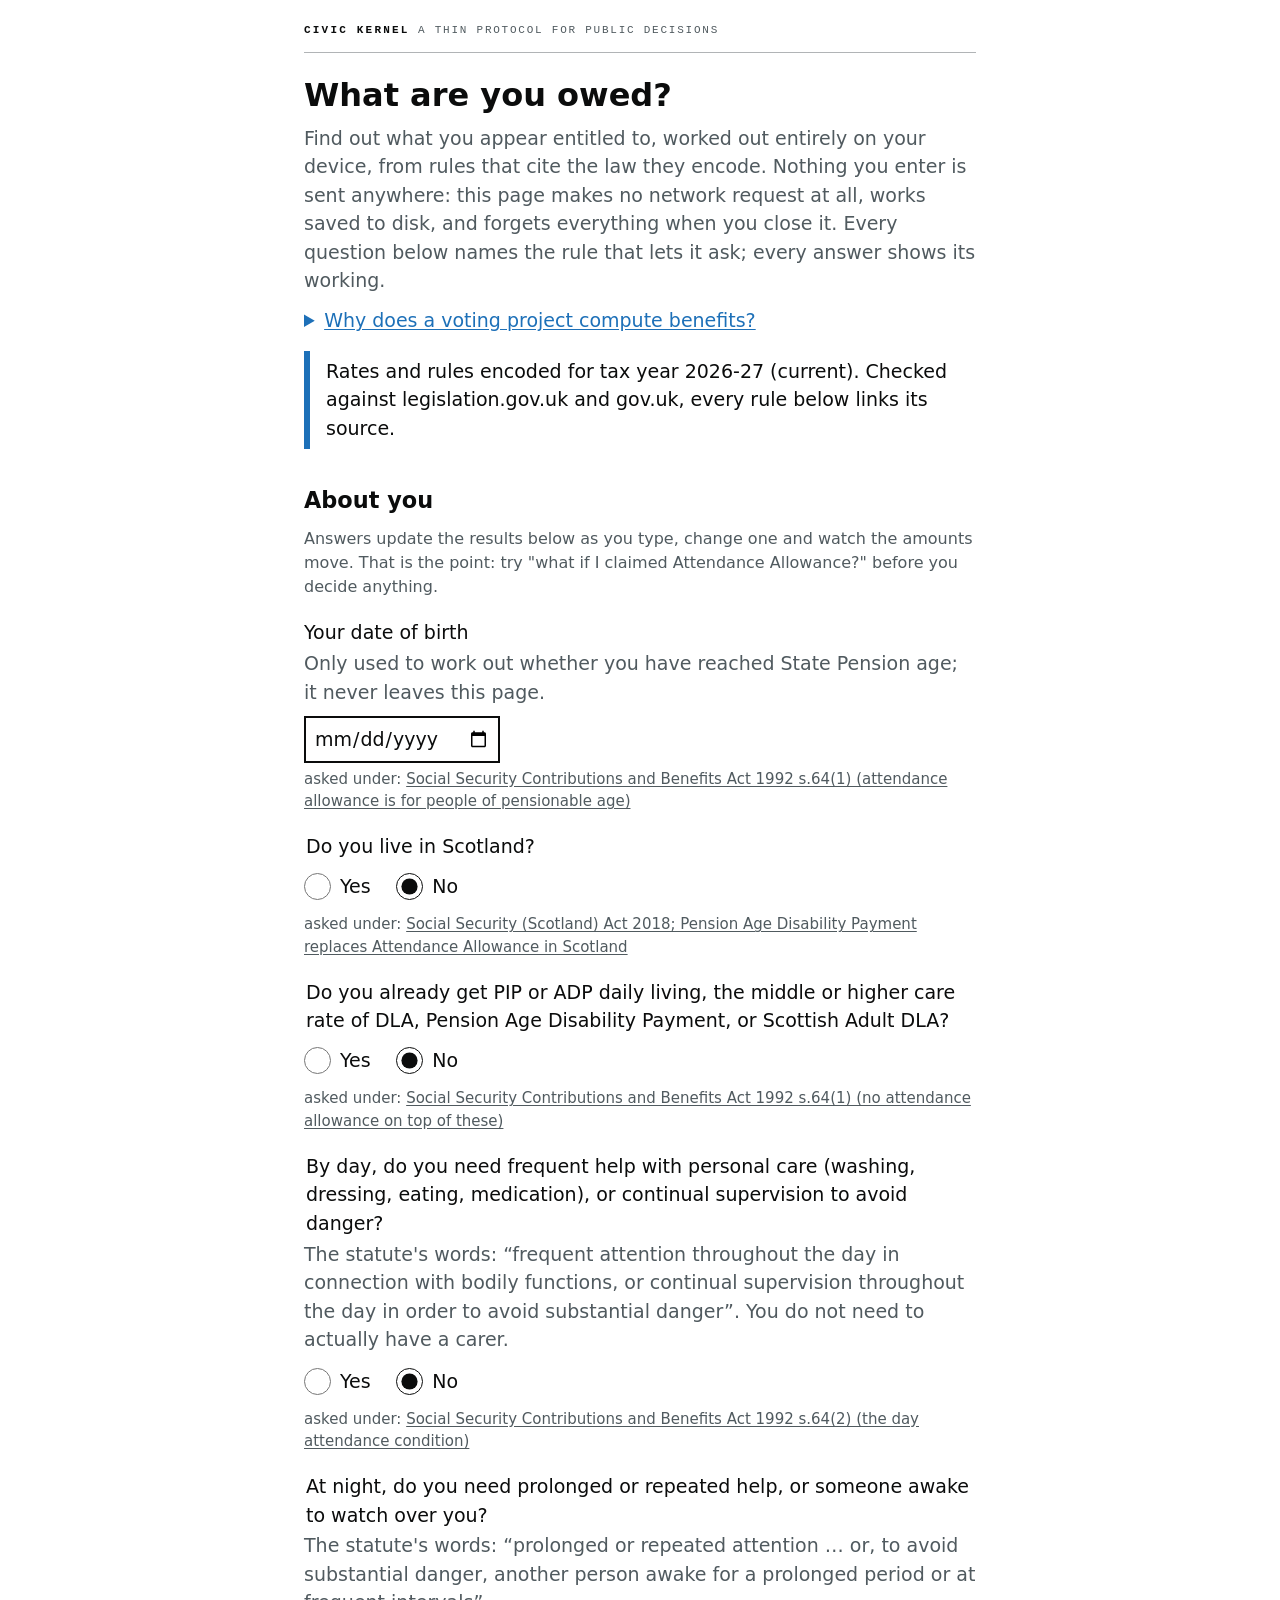
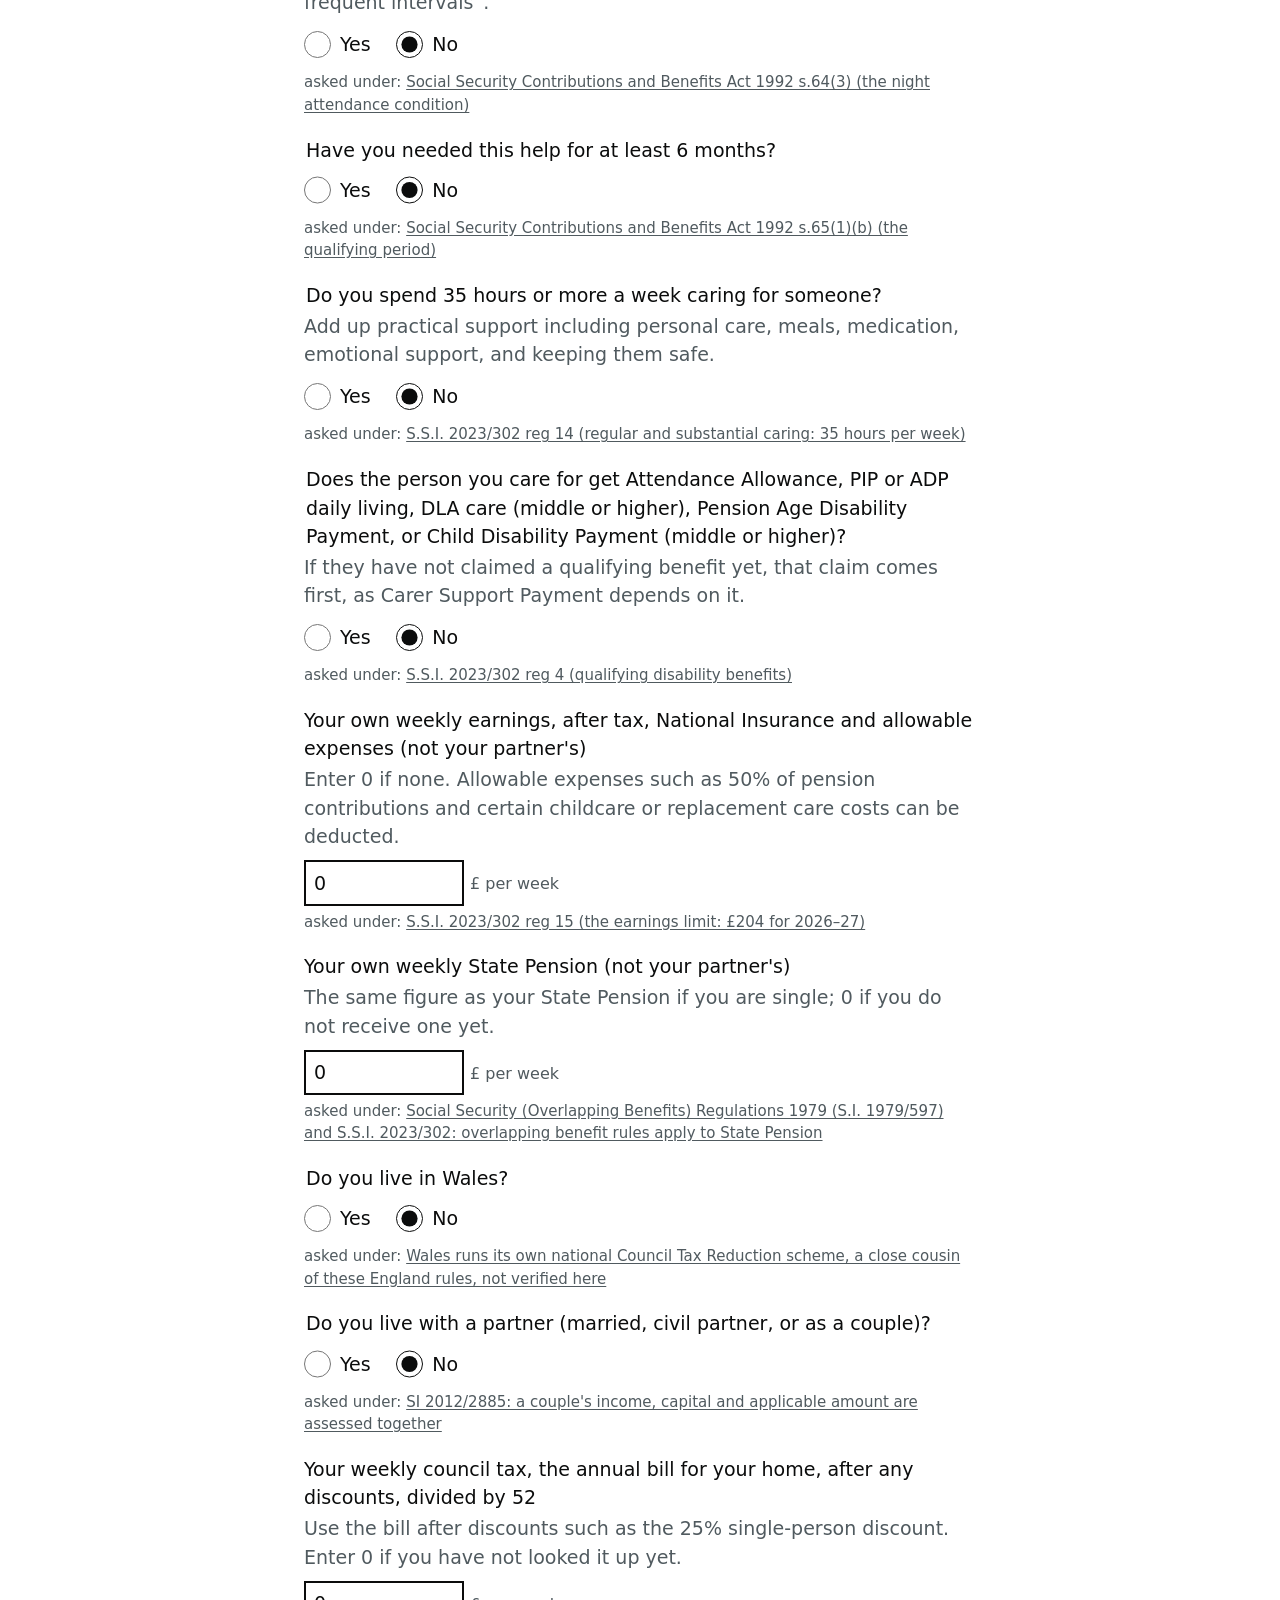
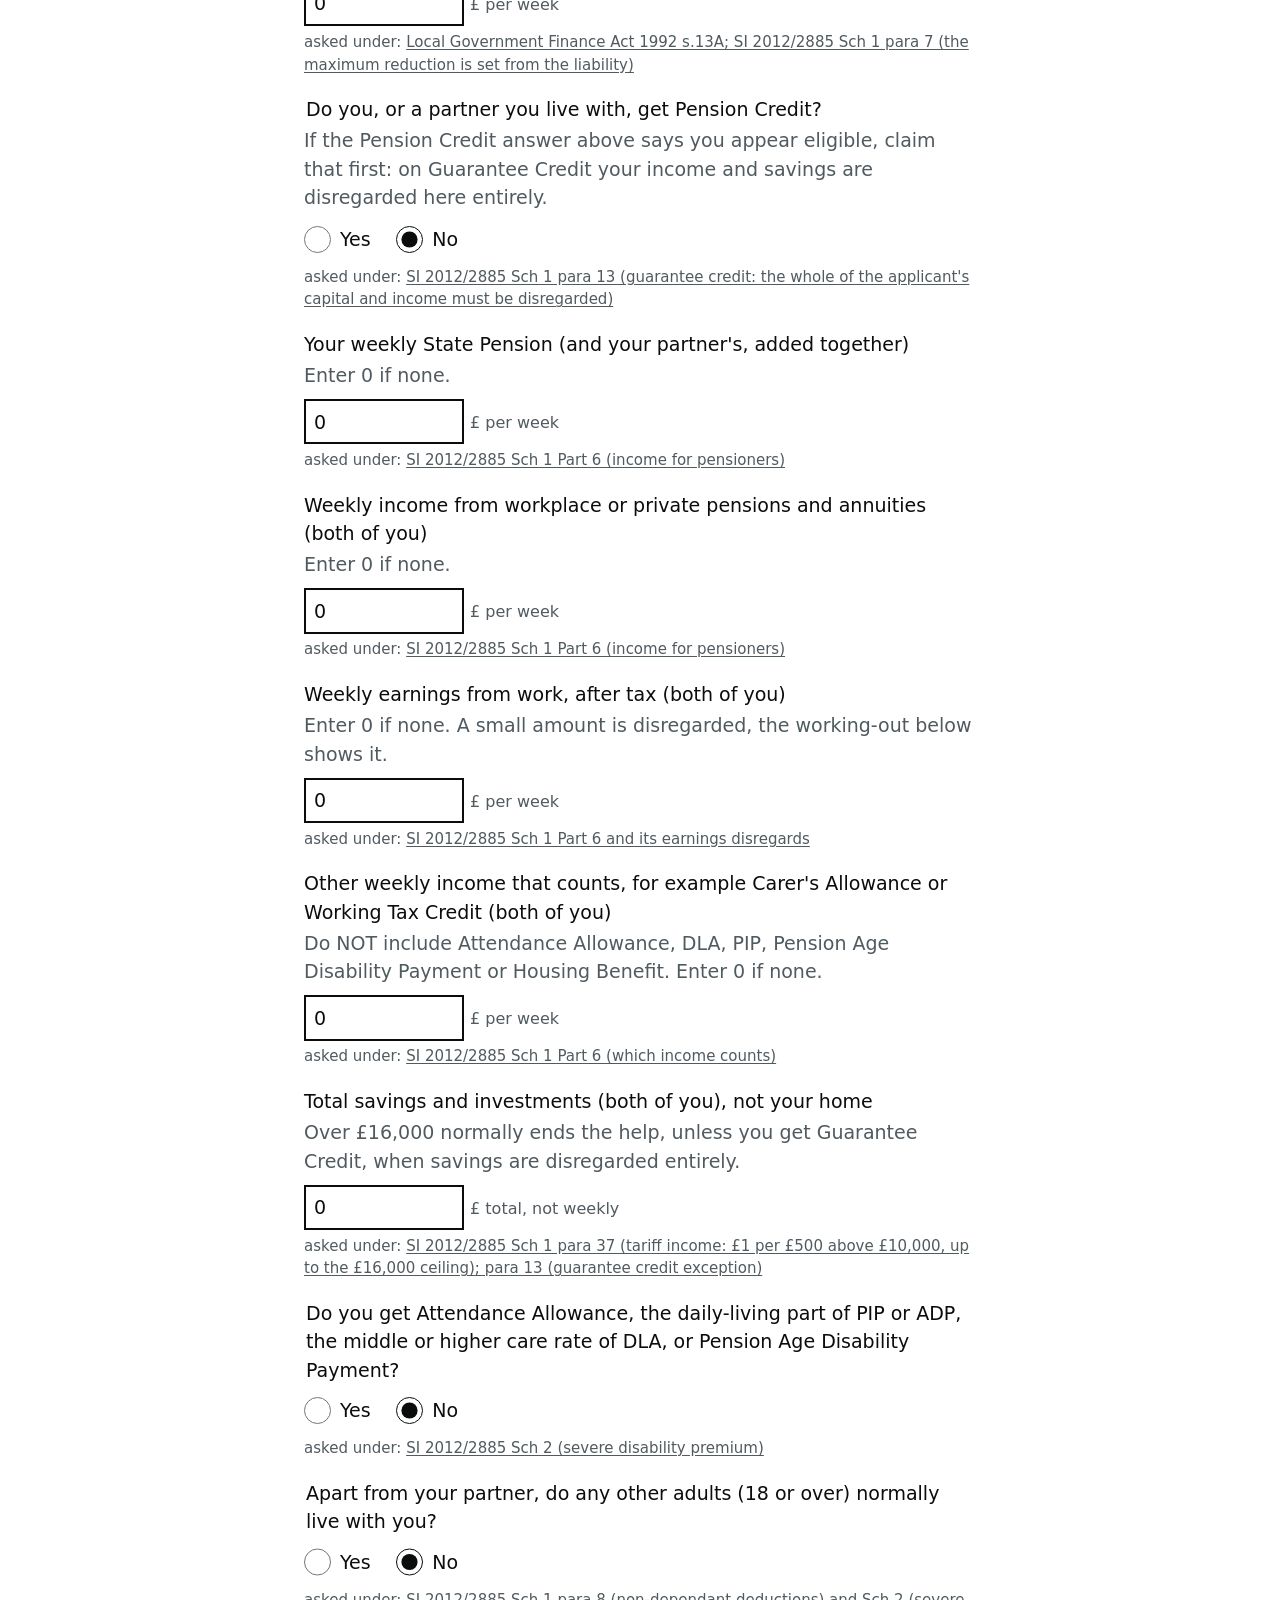
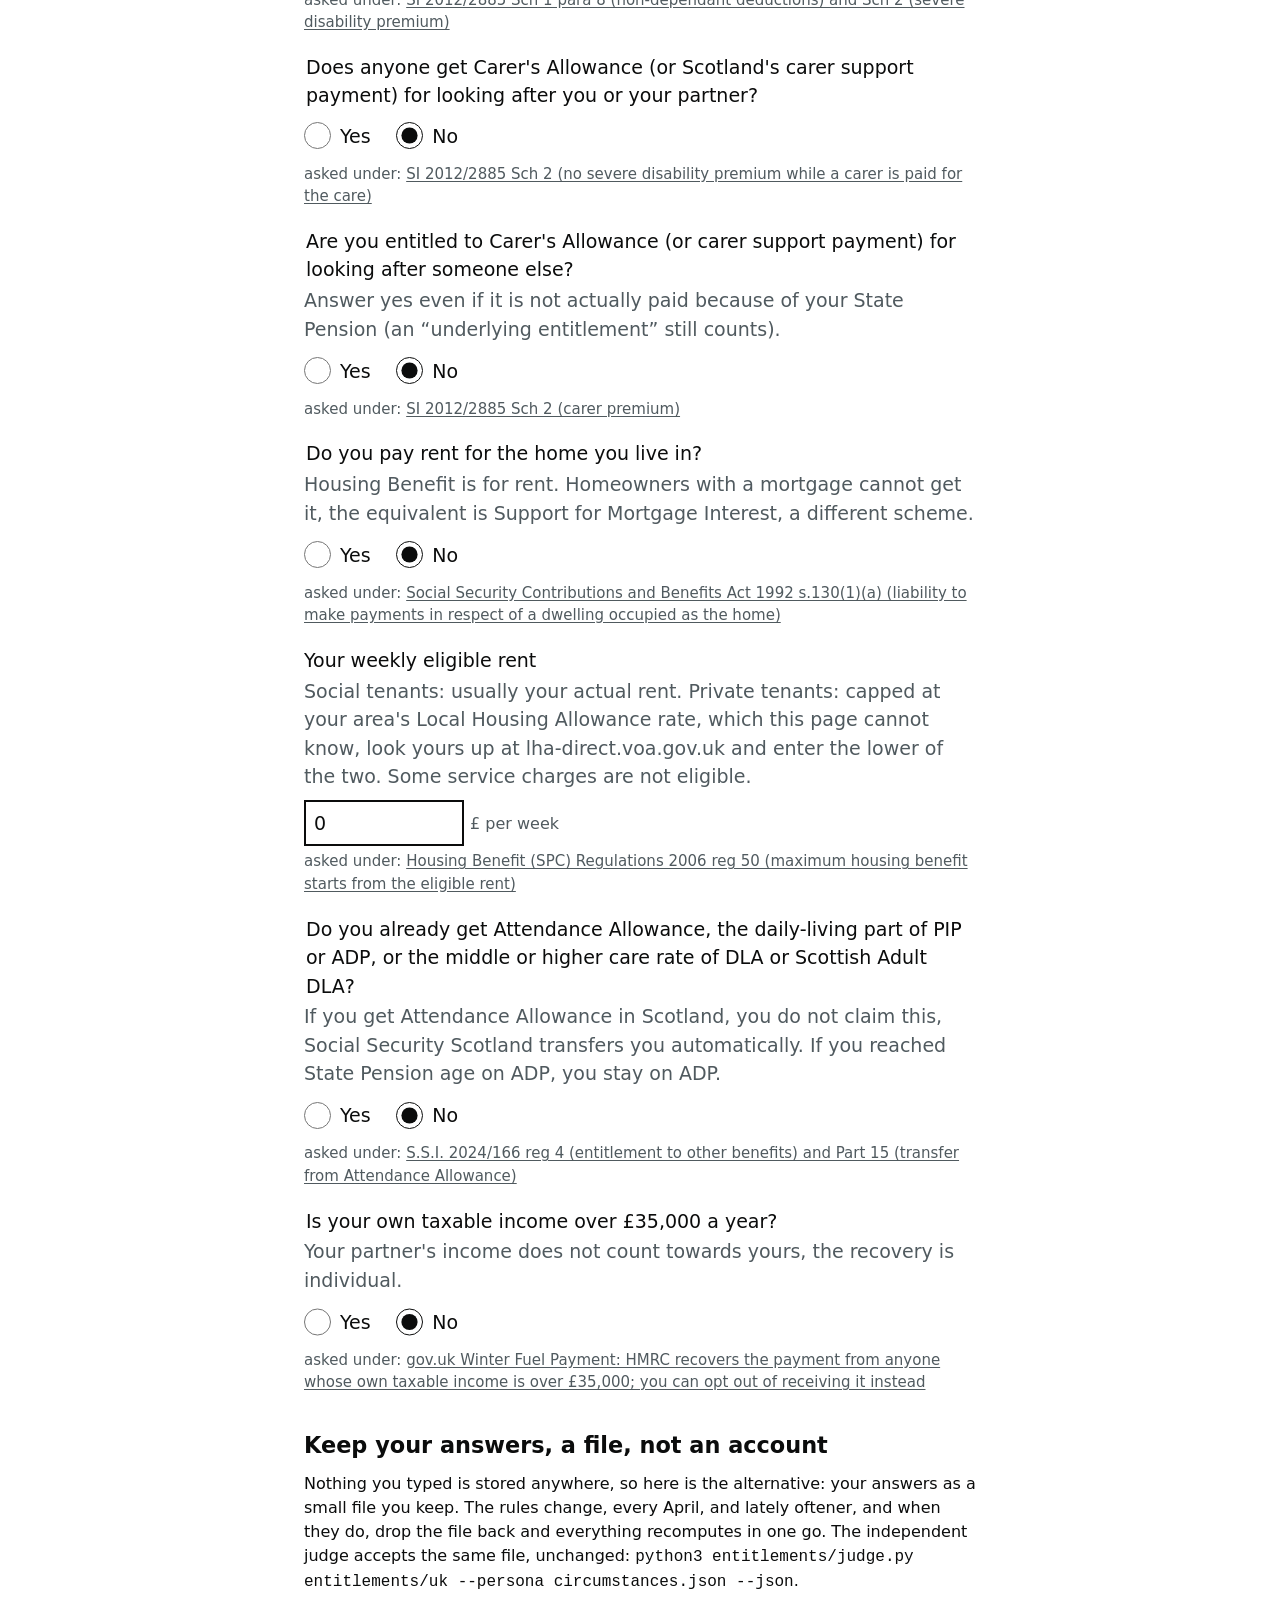
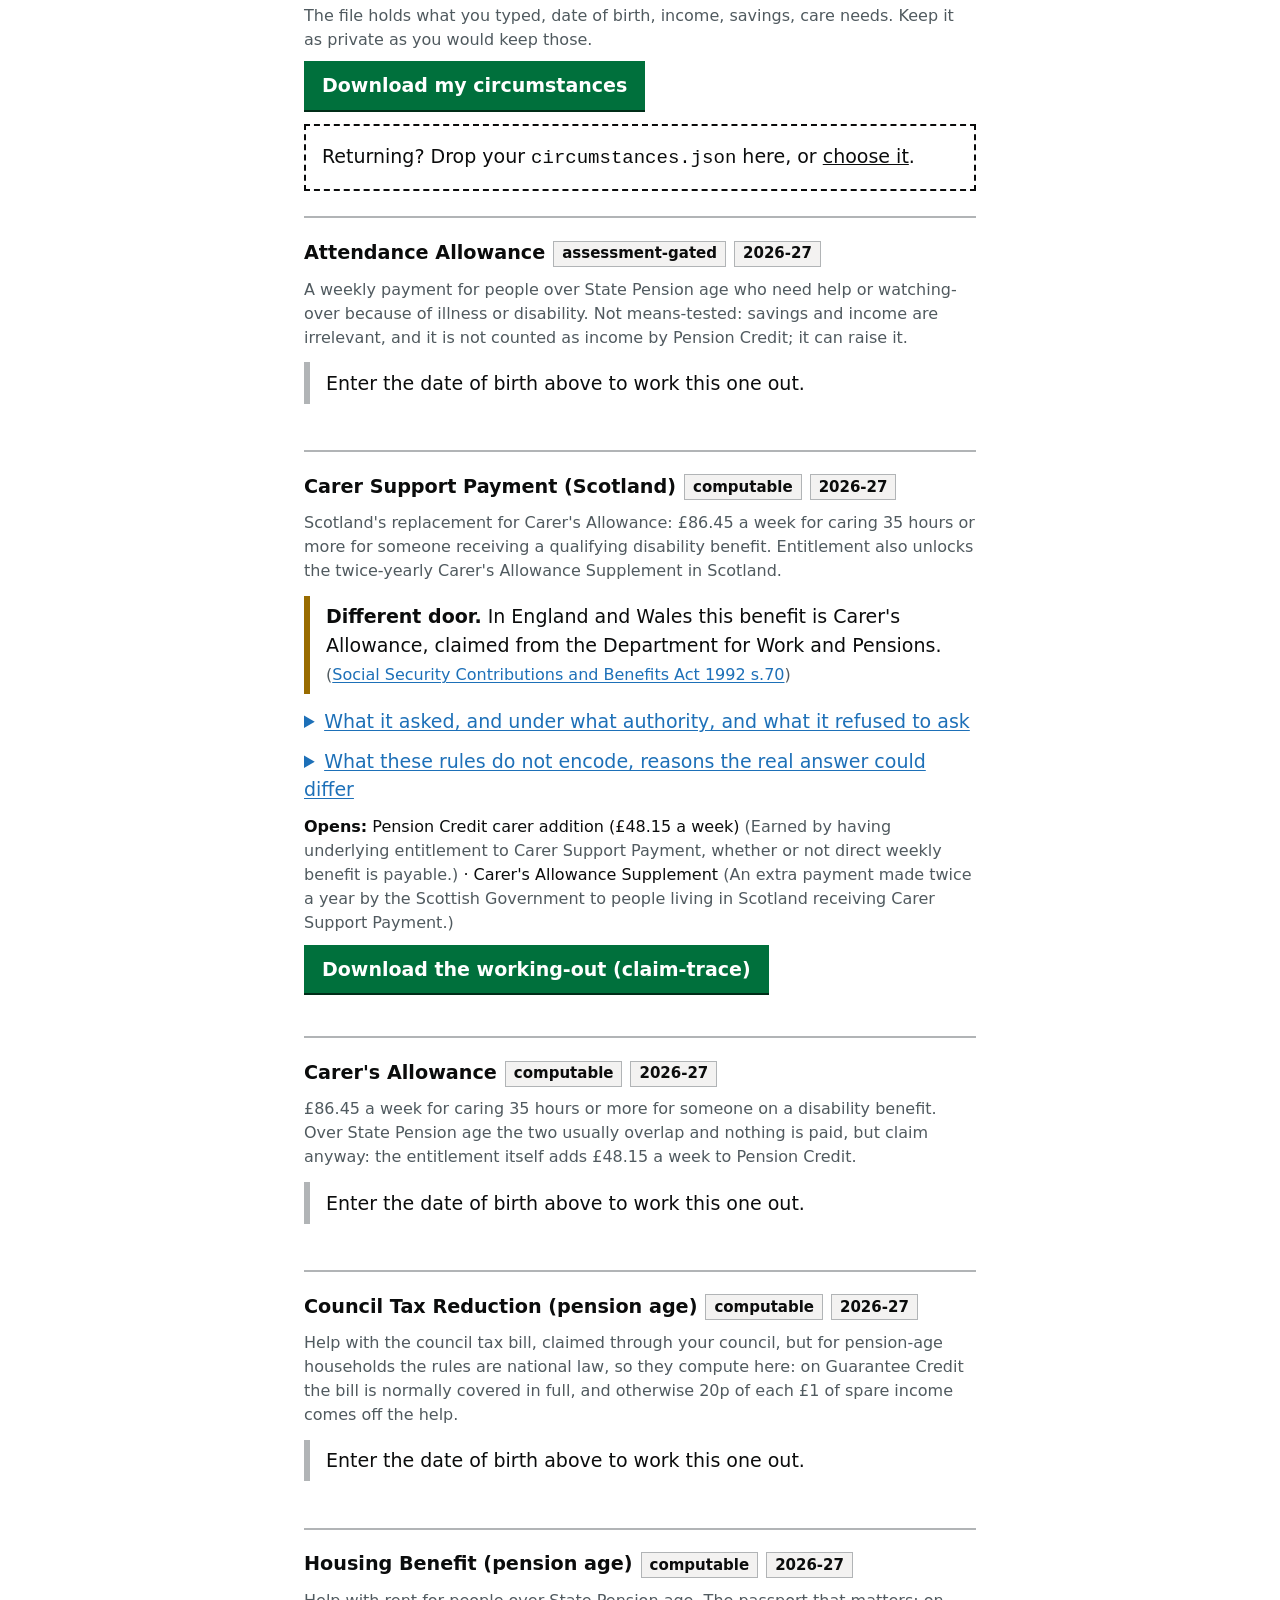
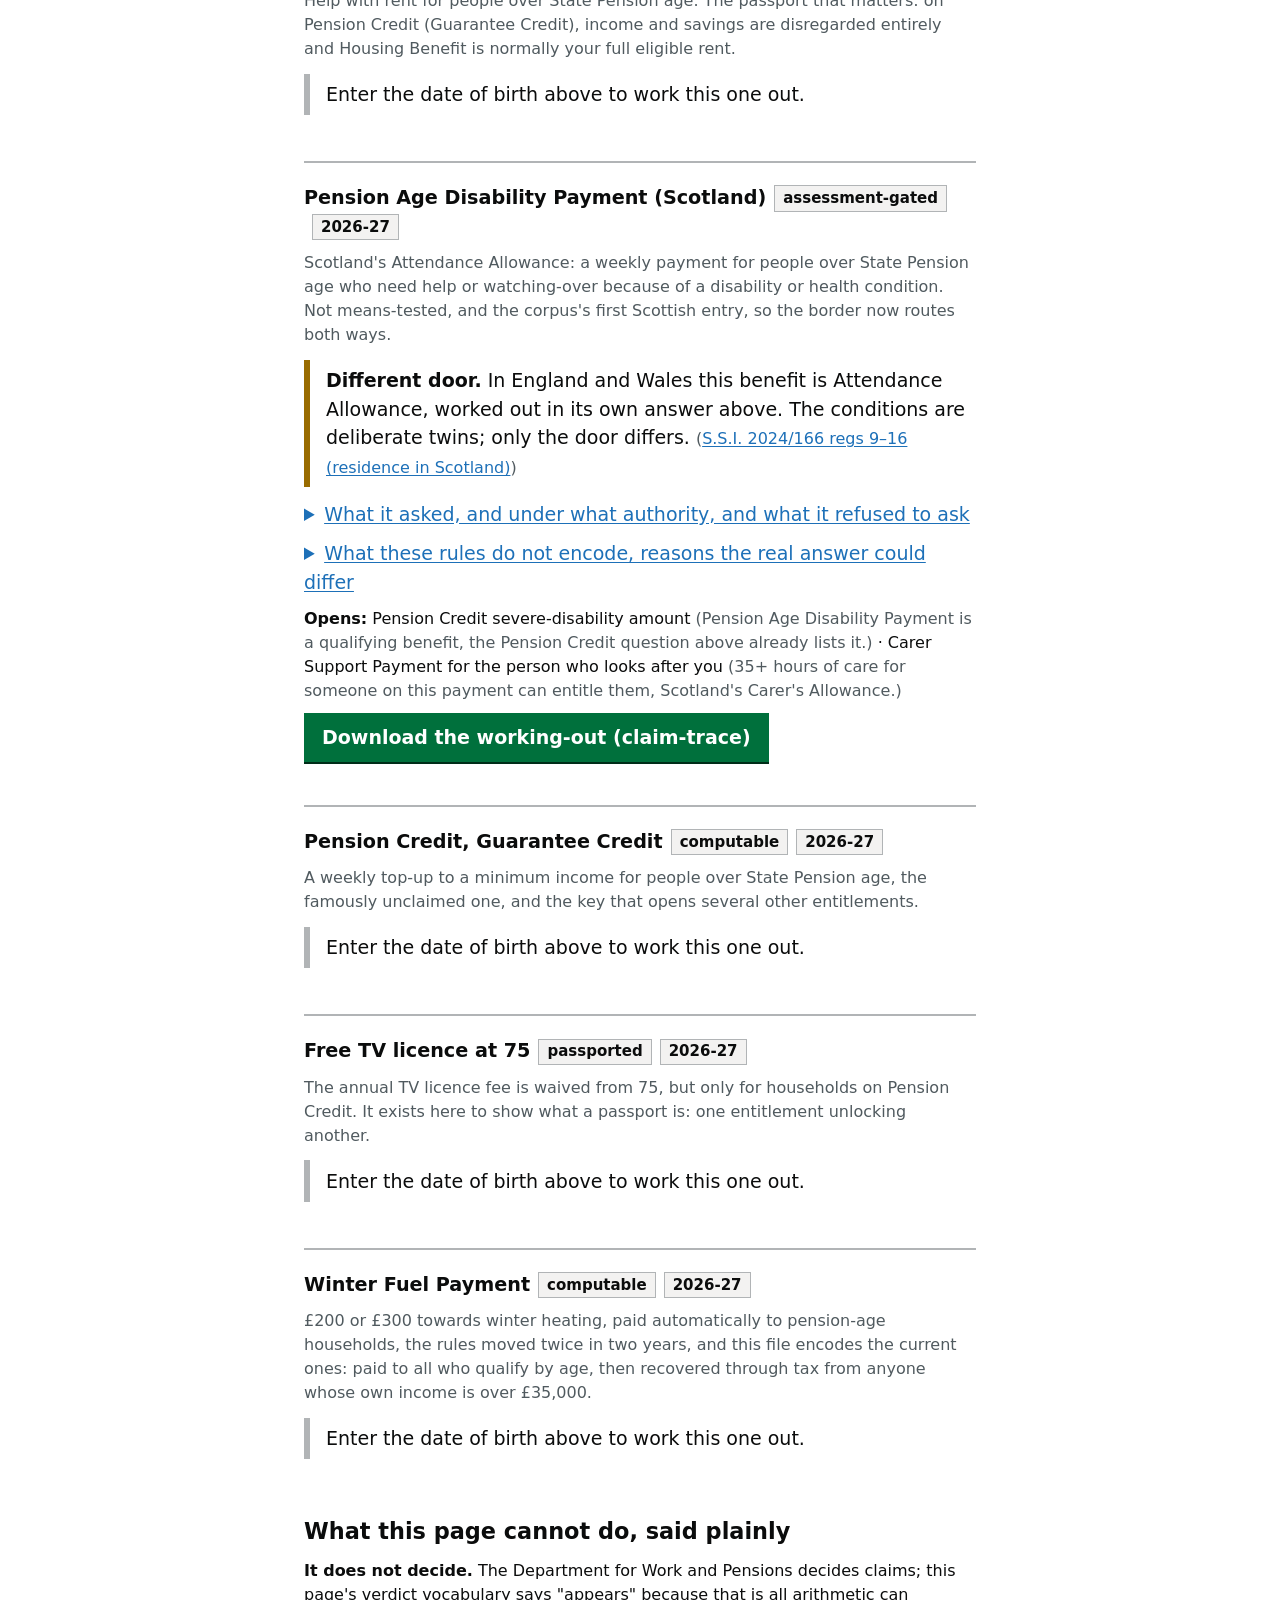
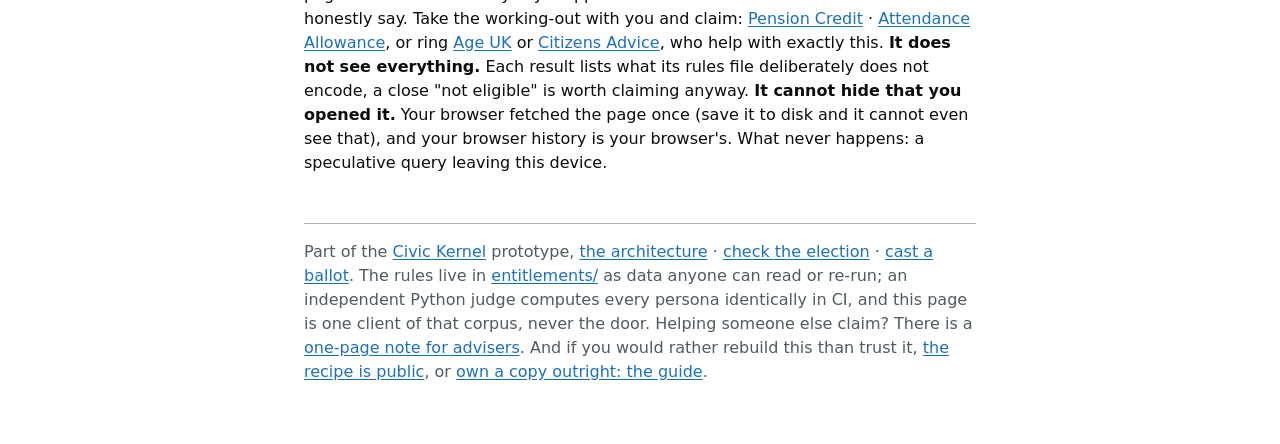
<file: owed.html>
<!DOCTYPE html>
<html lang="en">
<head>
<meta charset="utf-8">
<meta name="viewport" content="width=device-width, initial-scale=1">
<title>What are you owed?, Civic Kernel</title>
<style>
  /* The gov.uk discipline, adopted: white page, near-black large type, grey only
     where it still passes 7:1, 2px input borders, big radios instead of dropdowns,
     underlined links, the yellow focus state, square corners everywhere, and colour
     spent only on semantic borders. A dark variant keeps the same contrast rules. */
  :root {
    color-scheme: light;
    --bg: #ffffff; --fg: #0b0c0c; --muted: #505a5f; --line: #b1b4b6;
    --ok: #00703c; --bad: #d4351c; --warn: #996c00;
    --panel: #f3f2f1; --accent: #1d70b8; --focus: #ffdd00; --focus-fg: #0b0c0c;
  }
  .home { display:block; margin:0 0 1.5rem; padding:.2rem 0 .85rem;
    border-bottom:1px solid var(--line);
    font-family:ui-monospace,'Cascadia Code',Menlo,Consolas,monospace;
    font-size:.6875rem; letter-spacing:.16em; text-transform:uppercase;
    text-decoration:none; color:var(--muted); }
  .home b { color:var(--fg); font-weight:700; letter-spacing:.2em; }
  .home:hover b { text-decoration:underline; text-underline-offset:.14em; }
  .home:focus { background:var(--focus); color:var(--focus-fg); outline:3px solid var(--focus); box-shadow:0 3px 0 var(--focus-fg); text-decoration:none; }
  * { box-sizing: border-box; }
  body {
    margin: 0 auto; padding: 1.2rem 1rem 4rem; max-width: 44rem;
    background: var(--bg); color: var(--fg);
    font: 1.1875rem/1.5 system-ui, -apple-system, "Segoe UI", Roboto, sans-serif;
  }
  @media (max-width: 40rem) { body { font-size: 1rem; } }
  h1 { font-size: 2rem; line-height: 1.15; margin: .6rem 0 .4rem; }
  h2 { font-size: 1.4rem; margin: 0 0 .5rem; }
  h3 { font-size: 1.2rem; margin: 0; }
  p  { margin: .6rem 0; }
  .sub { color: var(--muted); }
  a { color: var(--accent); text-decoration: underline; text-underline-offset: .12em; }
  a:focus, summary:focus.skip:focus {
    background: var(--focus); color: var(--focus-fg);
    outline: 3px solid var(--focus); outline-offset: 0;
    box-shadow: 0 3px 0 var(--focus-fg); text-decoration: none;
  }
  .skip { position: absolute; left: -9999px; }
  .skip:focus { position: static; display: inline-block; padding: .2rem .5rem; }
  button {
    font: inherit; font-weight: 600; padding: .5rem 1rem; cursor: pointer;
    border: 2px solid transparent; border-radius: 0;
    background: var(--ok); color: #ffffff; box-shadow: 0 2px 0 #002d18;
  }
  button:hover { filter: brightness(1.1); }
  button:focus {
    outline: 3px solid var(--focus); outline-offset: 0;
    background: var(--focus); color: var(--focus-fg); box-shadow: 0 2px 0 var(--focus-fg);
  }
  .panel { margin-top: 2.2rem; }
  .q { margin: 1.2rem 0; border: 0; padding: 0; }
  .q label.q legend { display: block; font-weight: 700; padding: 0; }
  .q .help { color: var(--muted); margin: .15rem 0 .35rem; }
  .q .cite { font-size: .9375rem; color: var(--muted); margin-top: .3rem; }
  .q .cite a { color: var(--muted); }
  input[type=date], input[type=number] {
    font: inherit; padding: .4rem .5rem; margin-top: .25rem;
    border: 2px solid var(--fg); border-radius: 0; background: var(--bg); color: var(--fg);
  }
  input[type=number] { width: 10rem; }
  input[type=date]:focus, input[type=number]:focus {
    outline: 3px solid var(--focus); outline-offset: 0; box-shadow: inset 0 0 0 2px var(--fg);
  }
  .radios { display: flex; gap: 1.6rem; margin-top: .25rem; }
  .radio {
    display: inline-flex; align-items: center; gap: .55rem;
    font-weight: 400; min-height: 44px; cursor: pointer;
  }
  .radio input { width: 1.7rem; height: 1.7rem; margin: 0; accent-color: var(--fg); cursor: pointer; }
  .radio input:focus { outline: 3px solid var(--focus); outline-offset: 1px; }
  .card { border-top: 2px solid var(--line); border-radius: 0; padding: 1.3rem 0 .5rem; margin-top: 1.6rem; }
  .chip { display: inline-block; font-size: .9375rem; padding: .05rem .5rem; border-radius: 0;
          background: var(--panel); border: 1px solid var(--line); color: var(--fg);
          vertical-align: middle; margin-left: .5rem; }
  .verdict { margin: .8rem 0; padding: .4rem 0 .4rem 1rem; border-left: .4rem solid var(--line);
             border-radius: 0; background: none; }
  .verdict.ok   { border-left-color: var(--ok); }
  .verdict.warn { border-left-color: var(--warn); }
  .verdict.no   { border-left-color: var(--line); }
  .amount { font-size: 1.5rem; font-weight: 700; }
  details { margin: .7rem 0; }
  summary { cursor: pointer; color: var(--accent); text-decoration: underline; text-underline-offset: .12em; }
  .step { display: flex; gap: .8rem; padding: .35rem 0; font-size: 1rem; border-top: 1px solid var(--panel); }
  .step:first-of-type { border-top: 0; }
  .step .res { flex: 0 0 6.5rem; text-align: right; font-family: ui-monospace, Menlo, Consolas, monospace; }
  .step .what { flex: 1; }
  .step .cite { display: block; font-size: .9375rem; color: var(--muted); }
  ul.plain { margin: .4rem 0; padding-left: 1.3rem; font-size: 1rem; }
  code.mono { font-family: ui-monospace, SFMono-Regular, Menlo, Consolas, monospace; font-size: .9em; }
  .small { font-size: 1rem; }
  .banner { margin: 1rem 0; padding: .4rem 0 .4rem 1rem; border-left: .4rem solid var(--accent);
            border-radius: 0; color: var(--fg); }
  .banner.stale { border-left-color: var(--warn); font-weight: 600; }
  .dropzone {
    margin-top: .9rem; padding: 1rem; border: 2px dashed var(--fg);
    border-radius: 0; color: var(--fg);
  }
  .dropzone.over { border-color: var(--accent); background: var(--panel); }
  /* focusable-hidden, not display:none, the keyboard path into the picker */
  .dropzone input { position: absolute; width: 1px; height: 1px; opacity: 0;
    overflow: hidden; clip: rect(0 0 0 0); }
  .dropzone:focus-within { outline: 3px solid var(--focus); outline-offset: 0;
    box-shadow: 0 3px 0 var(--focus-fg); }
  .vh { position: absolute; width: 1px; height: 1px; margin: -1px; padding: 0;
    overflow: hidden; clip: rect(0 0 0 0); white-space: nowrap; border: 0; }
  footer { margin-top: 3rem; color: var(--muted); font-size: 1rem; border-top: 1px solid var(--line); padding-top: 1rem; }
</style>
</head>
<body>
<a class="skip" href="#main">Skip to main content</a>
<a class="home" href="index.html"><b>Civic&nbsp;Kernel</b> <span>a thin protocol for public decisions</span></a>
<main id="main">

<h1>What are you owed?</h1>
<p class="sub">Find out what you appear entitled to, worked out entirely on your device, from
rules that cite the law they encode. Nothing you enter is sent anywhere: this page makes no
network request at all, works saved to disk, and forgets everything when you close it. Every
question below names the rule that lets it ask; every answer shows its working.</p>

<details>
<summary>Why does a voting project compute benefits?</summary>
<p class="small">Because it is the same small idea, pointed at a different door. Everywhere in the
<a href="index.html">Civic Kernel</a> the discipline is identical: write the rules down as data
anyone can read, make every answer show its working, and let an independent checker redo the
whole thing. There it counts votes nobody can rig; here it works out what the written rules
already owe you. An election you can check and a benefit you can check are the same claim about
power, that it should never get to say <em>because I said so</em>.</p>
</details>

<div id="banner" class="banner" role="status"></div>

<div class="panel">
  <h2>About you</h2>
  <p class="small sub">Answers update the results below as you type, change one and watch the
  amounts move. That is the point: try "what if I claimed Attendance Allowance?" before you
  decide anything.</p>
  <div id="form"></div>
</div>

<div class="panel">
  <h2>Keep your answers, a file, not an account</h2>
  <p class="small">Nothing you typed is stored anywhere, so here is the alternative: your
  answers as a small file you keep. The rules change, every April, and lately oftener, and
  when they do, drop the file back and everything recomputes in one go. The independent judge
  accepts the same file, unchanged:
  <code>python3 entitlements/judge.py entitlements/uk --persona circumstances.json --json</code>.</p>
  <p class="small sub">The file holds what you typed, date of birth, income, savings, care
  needs. Keep it as private as you would keep those.</p>
  <p><button id="circsave">Download my circumstances</button></p>
  <div class="dropzone" id="circdrop">
    Returning? Drop your <code>circumstances.json</code> here, or
    <label style="text-decoration: underline; cursor: pointer;">choose it<input type="file" id="circpicker"></label>.
  </div>
  <div id="circout" class="small" style="margin-top:.5rem" role="status"></div>
</div>

<div id="announce" class="vh" role="status"></div>
<div id="results"></div>

<div class="panel">
  <h2>What this page cannot do, said plainly</h2>
  <p class="small">
  <b>It does not decide.</b> The Department for Work and Pensions decides claims; this page's
  verdict vocabulary says "appears" because that is all arithmetic can honestly say. Take the
  working-out with you and claim: <a href="https://www.gov.uk/pension-credit/how-to-claim">Pension
  Credit</a> · <a href="https://www.gov.uk/attendance-allowance/how-to-claim">Attendance
  Allowance</a>, or ring <a href="https://www.ageuk.org.uk/">Age UK</a> or
  <a href="https://www.citizensadvice.org.uk/">Citizens Advice</a>, who help with exactly this.
  <b>It does not see everything.</b> Each result lists what its rules file deliberately does not
  encode, a close "not eligible" is worth claiming anyway.
  <b>It cannot hide that you opened it.</b> Your browser fetched the page once (save it to disk
  and it cannot even see that), and your browser history is your browser's. What never happens:
  a speculative query leaving this device.</p>
</div>

<footer>
  Part of the <a href="https://github.com/GlassOnTin/civic-kernel">Civic Kernel</a> prototype,
  <a href="architecture.html">the architecture</a> · <a href="verifier.html">check the election</a> ·
  <a href="cast.html">cast a ballot</a>. The rules live in
  <a href="https://github.com/GlassOnTin/civic-kernel/tree/master/entitlements">entitlements/</a>
  as data anyone can read or re-run; an independent Python judge computes every persona
  identically in CI, and this page is one client of that corpus, never the door.
  Helping someone else claim? There is a <a href="adviser-note.html">one-page note for advisers</a>.
  And if you would rather rebuild this than trust it, <a href="docs/rebuild-owed.md">the recipe is public</a>,
  or <a href="https://github.com/GlassOnTin/civic-kernel/tree/master/docs/own">own a copy outright: the guide</a>.
</footer>
</main>

<script src="owed.js"></script>
<script>
"use strict";
//OWED-CORPUS-START
const CORPUS = {"spa":{"v":"civic-kernel/spa-table/v0","rule":"Pensions Act 1995, Schedule 4, paragraph 1 (as amended by the Pensions Act 2011 s.1 and the Pensions Act 2014 s.26)","uri":"https://www.legislation.gov.uk/ukpga/1995/26/schedule/4","note":"The statutory pensionable-age rules, as data both engines read. `before` is sufficient for this corpus's era: anyone born before 6 April 1960 has a pensionable age of 66 or under, and every such date had passed before this corpus's earliest as-of date, so 66 answers 'reached?' correctly. Month arithmetic follows the calendar convention (day-of-month preserved, clamped to month length). Beyond `after.until` the rise to 68 (Pensions Act 2007) is out of this corpus's horizon and the engines refuse rather than guess.","before":{"born":"1960-04-06","years":66},"table":[{"born_from":"1960-04-06","born_to":"1960-05-05","years":66,"months":1},{"born_from":"1960-05-06","born_to":"1960-06-05","years":66,"months":2},{"born_from":"1960-06-06","born_to":"1960-07-05","years":66,"months":3},{"born_from":"1960-07-06","born_to":"1960-08-05","years":66,"months":4},{"born_from":"1960-08-06","born_to":"1960-09-05","years":66,"months":5},{"born_from":"1960-09-06","born_to":"1960-10-05","years":66,"months":6},{"born_from":"1960-10-06","born_to":"1960-11-05","years":66,"months":7},{"born_from":"1960-11-06","born_to":"1960-12-05","years":66,"months":8},{"born_from":"1960-12-06","born_to":"1961-01-05","years":66,"months":9},{"born_from":"1961-01-06","born_to":"1961-02-05","years":66,"months":10},{"born_from":"1961-02-06","born_to":"1961-03-05","years":66,"months":11}],"after":{"born":"1961-03-06","years":67,"until":"1977-04-05"}},"entitlements":[{"v":"civic-kernel/entitlement-rules/v0","id":"attendance-allowance","title":"Attendance Allowance","jurisdiction":"England and Wales (in Scotland this is Pension Age Disability Payment)","kind":"assessment-gated","effective":{"tax_year":"2026-27","uprating":"The Social Security Benefits Up-rating Order 2026 (S.I. 2026/148)","checked":"2026-07-12"},"plainly":"A weekly payment for people over State Pension age who need help or watching-over because of illness or disability. Not means-tested: savings and income are irrelevant, and it is not counted as income by Pension Credit; it can raise it.","questions":[{"id":"dob","label":"Your date of birth","help":"Only used to work out whether you have reached State Pension age; it never leaves this page.","type":"date","rule":"Social Security Contributions and Benefits Act 1992 s.64(1) (attendance allowance is for people of pensionable age)","uri":"https://www.legislation.gov.uk/ukpga/1992/4/section/64"},{"id":"scotland","label":"Do you live in Scotland?","type":"bool","rule":"Social Security (Scotland) Act 2018; Pension Age Disability Payment replaces Attendance Allowance in Scotland","uri":"https://www.gov.uk/attendance-allowance"},{"id":"aa_excluded","label":"Do you already get PIP or ADP daily living, the middle or higher care rate of DLA, Pension Age Disability Payment, or Scottish Adult DLA?","type":"bool","rule":"Social Security Contributions and Benefits Act 1992 s.64(1) (no attendance allowance on top of these)","uri":"https://www.legislation.gov.uk/ukpga/1992/4/section/64"},{"id":"aa_day","label":"By day, do you need frequent help with personal care (washing, dressing, eating, medication), or continual supervision to avoid danger?","help":"The statute's words: “frequent attention throughout the day in connection with bodily functions, or continual supervision throughout the day in order to avoid substantial danger”. You do not need to actually have a carer.","type":"bool","rule":"Social Security Contributions and Benefits Act 1992 s.64(2) (the day attendance condition)","uri":"https://www.legislation.gov.uk/ukpga/1992/4/section/64"},{"id":"aa_night","label":"At night, do you need prolonged or repeated help, or someone awake to watch over you?","help":"The statute's words: “prolonged or repeated attention … or, to avoid substantial danger, another person awake for a prolonged period or at frequent intervals”.","type":"bool","rule":"Social Security Contributions and Benefits Act 1992 s.64(3) (the night attendance condition)","uri":"https://www.legislation.gov.uk/ukpga/1992/4/section/64"},{"id":"aa_six_months","label":"Have you needed this help for at least 6 months?","type":"bool","rule":"Social Security Contributions and Benefits Act 1992 s.65(1)(b) (the qualifying period)","uri":"https://www.legislation.gov.uk/ukpga/1992/4/section/65"}],"values":[{"id":"aa_rate","plainly":"The rate your answers point to (2026–27: £76.70 where one of the day or night conditions holds, £114.60 where both do).","rule":"Social Security Contributions and Benefits Act 1992 s.65(3), Sch 4 Part III, as uprated by S.I. 2026/148","uri":"https://www.legislation.gov.uk/ukpga/1992/4/section/65","expr":{"if":[{"and":[{"get":"aa_day"},{"get":"aa_night"}]},{"num":11460},{"if":[{"or":[{"get":"aa_day"},{"get":"aa_night"}]},{"num":7670},{"num":0}]}]}}],"gates":[{"when":{"get":"scotland"},"verdict":"signpost","because":"In Scotland this benefit is Pension Age Disability Payment, worked out in its own answer below. The conditions are deliberate twins; only the door differs.","rule":"Social Security (Scotland) Act 2018; S.S.I. 2024/166","uri":"https://www.mygov.scot/pension-age-disability-payment"},{"when":{"not":{"spa_reached":{"dob":{"get":"dob"}}}},"verdict":"not-eligible","because":"Attendance Allowance starts at State Pension age. Under it, the equivalent is PIP (or ADP in Scotland).","rule":"Social Security Contributions and Benefits Act 1992 s.64(1)","uri":"https://www.legislation.gov.uk/ukpga/1992/4/section/64"},{"when":{"get":"aa_excluded"},"verdict":"not-eligible","because":"Attendance Allowance cannot be paid on top of PIP, ADP, DLA care, PADP or Scottish Adult DLA, you already have the equivalent.","rule":"Social Security Contributions and Benefits Act 1992 s.64(1)","uri":"https://www.legislation.gov.uk/ukpga/1992/4/section/64"}],"verdicts":[{"when":{"and":[{"or":[{"get":"aa_day"},{"get":"aa_night"}]},{"get":"aa_six_months"}]},"verdict":"assessment-gated","weekly":{"val":"aa_rate"},"because":"Whether your care needs meet the conditions is a human decision-maker's judgment on your claim form, not this page's, and not a computer's. On your answers, the rate would be the weekly amount shown. Attendance Allowance is not means-tested, and getting it can add the severe-disability amount to Pension Credit.","rule":"Social Security Contributions and Benefits Act 1992 ss.64–65","uri":"https://www.legislation.gov.uk/ukpga/1992/4/section/64"},{"when":{"or":[{"get":"aa_day"},{"get":"aa_night"}]},"verdict":"not-eligible","because":"Not yet: the need normally must have lasted 6 months before the claim. (A terminal illness is fast-tracked with no waiting period, s.66.)","rule":"Social Security Contributions and Benefits Act 1992 s.65(1)(b); s.66 (terminal illness)","uri":"https://www.legislation.gov.uk/ukpga/1992/4/section/65"},{"when":{"num":1},"verdict":"not-eligible","because":"Attendance Allowance is for people who need personal care or supervision because of illness or disability. If your needs grow, come back, the six-month clock starts when the need starts, not when you claim.","rule":"Social Security Contributions and Benefits Act 1992 s.64(2)–(3)","uri":"https://www.legislation.gov.uk/ukpga/1992/4/section/64"}],"not_asked":["your name","your National Insurance number","your address","your diagnosis or medical records","your income or savings, they are irrelevant to this benefit"],"not_encoded":["the terminal-illness fast track (s.66: no qualifying period, higher rate, claim immediately)","the renal dialysis rules (prescribed circumstances under s.64(4))","residence and presence conditions (s.65(1)(a))","hospital and care-home payment rules (payment usually stops after 28 days funded care)"],"passports":[{"name":"Pension Credit severe-disability amount","note":"getting Attendance Allowance is the usual doorway to it, £86.05 a week on top, if you live alone and nobody is paid Carer's Allowance for you."},{"id":"carers-allowance","name":"Carer's Allowance for the person who looks after you","note":"35+ hours of care for someone on Attendance Allowance can entitle them, worked out below."}],"sources_checked":[{"what":"Rates £76.70 / £114.60 (2026–27)","where":"gov.uk/attendance-allowance, consistent with SSCBA 1992 Sch 4 Part III as uprated by S.I. 2026/148","date":"2026-07-11"},{"what":"Day and night conditions, exclusions for PIP/ADP/DLA-care/PADP/SADLA","where":"SSCBA 1992 s.64 (legislation.gov.uk revised text)","date":"2026-07-11"},{"what":"Six-month qualifying period; rate structure","where":"SSCBA 1992 s.65(1)(b), s.65(3) (legislation.gov.uk revised text)","date":"2026-07-11"},{"what":"Scotland: Pension Age Disability Payment replaces AA","where":"gov.uk/attendance-allowance","date":"2026-07-11"}]},{"v":"civic-kernel/entitlement-rules/v0","id":"carer-support-payment","title":"Carer Support Payment (Scotland)","jurisdiction":"Scotland (in England and Wales this is Carer's Allowance)","kind":"computable","effective":{"tax_year":"2026-27","uprating":"The Carer's Assistance (Carer Support Payment) (Scotland) Regulations 2023 (S.S.I. 2023/302) and annual up-rating; earnings limit pegged to 16 hours at National Living Wage (16 × £12.75 = £204)","checked":"2026-07-12"},"plainly":"Scotland's replacement for Carer's Allowance: £86.45 a week for caring 35 hours or more for someone receiving a qualifying disability benefit. Entitlement also unlocks the twice-yearly Carer's Allowance Supplement in Scotland.","questions":[{"id":"dob","label":"Your date of birth","help":"Only used against the age condition; it never leaves this page.","type":"date","rule":"Carer's Assistance (Carer Support Payment) (Scotland) Regulations 2023 (S.S.I. 2023/302) reg 13: aged 16 or over","uri":"https://www.legislation.gov.uk/ssi/2023/302"},{"id":"scotland","label":"Do you live in Scotland?","type":"bool","rule":"S.S.I. 2023/302 regs 5–12 (residence and presence in Scotland)","uri":"https://www.legislation.gov.uk/ssi/2023/302"},{"id":"cares_35h","label":"Do you spend 35 hours or more a week caring for someone?","help":"Add up practical support including personal care, meals, medication, emotional support, and keeping them safe.","type":"bool","rule":"S.S.I. 2023/302 reg 14 (regular and substantial caring: 35 hours per week)","uri":"https://www.legislation.gov.uk/ssi/2023/302"},{"id":"cared_for_gets_qualifying","label":"Does the person you care for get Attendance Allowance, PIP or ADP daily living, DLA care (middle or higher), Pension Age Disability Payment, or Child Disability Payment (middle or higher)?","help":"If they have not claimed a qualifying benefit yet, that claim comes first, as Carer Support Payment depends on it.","type":"bool","rule":"S.S.I. 2023/302 reg 4 (qualifying disability benefits)","uri":"https://www.legislation.gov.uk/ssi/2023/302"},{"id":"own_earnings","label":"Your own weekly earnings, after tax, National Insurance and allowable expenses (not your partner's)","help":"Enter 0 if none. Allowable expenses such as 50% of pension contributions and certain childcare or replacement care costs can be deducted.","type":"money","rule":"S.S.I. 2023/302 reg 15 (the earnings limit: £204 for 2026–27)","uri":"https://www.mygov.scot/carer-support-payment/eligibility"},{"id":"own_state_pension","label":"Your own weekly State Pension (not your partner's)","help":"The same figure as your State Pension if you are single; 0 if you do not receive one yet.","type":"money","rule":"Social Security (Overlapping Benefits) Regulations 1979 (S.I. 1979/597) and S.S.I. 2023/302: overlapping benefit rules apply to State Pension","uri":"https://www.legislation.gov.uk/uksi/1979/597"}],"values":[{"id":"csp_rate","plainly":"The Carer Support Payment rate (2026–27: £86.45 a week).","rule":"S.S.I. 2023/302 reg 19 (weekly rate), parity with Carer's Allowance","uri":"https://www.mygov.scot/carer-support-payment","expr":{"num":8645}},{"id":"csp_payable","plainly":"What would be paid directly: the standard rate less your own State Pension due to overlapping benefit rules.","rule":"S.I. 1979/597 reg 4 (overlapping benefits adjustment)","uri":"https://www.legislation.gov.uk/uksi/1979/597","expr":{"max":[{"num":0},{"sub":[{"val":"csp_rate"},{"get":"own_state_pension"}]}]}}],"gates":[{"when":{"not":{"get":"scotland"}},"verdict":"signpost","because":"In England and Wales this benefit is Carer's Allowance, claimed from the Department for Work and Pensions.","rule":"Social Security Contributions and Benefits Act 1992 s.70","uri":"https://www.gov.uk/carers-allowance"},{"when":{"not":{"age_at_least":{"dob":{"get":"dob"},"years":16}}},"verdict":"not-eligible","because":"Carer Support Payment requires you to be aged 16 or over.","rule":"S.S.I. 2023/302 reg 13","uri":"https://www.legislation.gov.uk/ssi/2023/302"}],"verdicts":[{"when":{"and":[{"get":"cares_35h"},{"get":"cared_for_gets_qualifying"},{"lte":[{"get":"own_earnings"},{"num":20400}]},{"gt":[{"val":"csp_payable"},{"num":0}]}]},"verdict":"appears-eligible","weekly":{"val":"csp_payable"},"because":"The amount shown is payable weekly after offsetting your State Pension against the £86.45 standard rate. In Scotland, receiving Carer Support Payment on qualifying dates also qualifies you for the Carer's Allowance Supplement paid twice a year by Social Security Scotland.","rule":"S.S.I. 2023/302 regs 14, 15, and 19","uri":"https://www.mygov.scot/carer-support-payment"},{"when":{"and":[{"get":"cares_35h"},{"get":"cared_for_gets_qualifying"},{"lte":[{"get":"own_earnings"},{"num":20400}]}]},"verdict":"appears-eligible","because":"You meet all eligibility conditions. Although your State Pension equals or exceeds the £86.45 weekly rate so direct payments are zero, establishing underlying entitlement unlocks the £48.15 carer addition in Pension Credit and qualifies you for carer premiums in local council tax reduction.","rule":"S.I. 1979/597; S.S.I. 2023/302; State Pension Credit Act 2002 s.2(8)","uri":"https://www.mygov.scot/carer-support-payment/eligibility"},{"when":{"and":[{"get":"cares_35h"},{"get":"cared_for_gets_qualifying"}]},"verdict":"not-eligible","because":"Your weekly earnings exceed the £204 limit. Deductions for income tax, National Insurance, half of pension contributions, and necessary care costs while working can be subtracted before applying the test.","rule":"S.S.I. 2023/302 reg 15","uri":"https://www.mygov.scot/carer-support-payment/eligibility"},{"when":{"num":1},"verdict":"not-eligible","because":"Carer Support Payment requires providing at least 35 hours of care per week to a person in receipt of a qualifying disability benefit.","rule":"S.S.I. 2023/302 reg 14","uri":"https://www.legislation.gov.uk/ssi/2023/302"}],"not_asked":["your name","your National Insurance number","the identity of the person you care for","your bank account details"],"not_encoded":["Carer's Allowance Supplement exact payment dates and amounts (paid automatically in June and December to recipients on qualifying dates)","cross-border moves between Scotland and England/Wales (13-week transition run-on)","education conditions for young carers (unlike Carer's Allowance, Carer Support Payment allows certain students in full-time advanced education)","short breaks in care and hospital stays (up to 4 weeks in a 26-week period)","care-home accommodation rules"],"passports":[{"name":"Pension Credit carer addition (£48.15 a week)","note":"Earned by having underlying entitlement to Carer Support Payment, whether or not direct weekly benefit is payable."},{"name":"Carer's Allowance Supplement","note":"An extra payment made twice a year by the Scottish Government to people living in Scotland receiving Carer Support Payment."}],"sources_checked":[{"what":"Carer Support Payment regulations and rates for 2026-27; earnings threshold £204 per week","where":"legislation.gov.uk/ssi/2023/302 and mygov.scot/carer-support-payment","date":"2026-07-12"},{"what":"Carer's Allowance Supplement entitlement criteria and interaction with devolved disability benefits","where":"mygov.scot/carers-allowance-supplement","date":"2026-07-12"}]},{"v":"civic-kernel/entitlement-rules/v0","id":"carers-allowance","title":"Carer's Allowance","jurisdiction":"England and Wales (in Scotland this is Carer Support Payment)","kind":"computable","effective":{"tax_year":"2026-27","uprating":"The Social Security Benefits Up-rating Order 2026 (S.I. 2026/148); earnings limit pegged to 16 hours at the National Living Wage (16 × £12.75 = £204)","checked":"2026-07-12"},"plainly":"£86.45 a week for caring 35 hours or more for someone on a disability benefit. Over State Pension age the two usually overlap and nothing is paid, but claim anyway: the entitlement itself adds £48.15 a week to Pension Credit.","questions":[{"id":"dob","label":"Your date of birth","help":"Only used against the age condition; it never leaves this page.","type":"date","rule":"Social Security Contributions and Benefits Act 1992 s.70: aged 16 or over","uri":"https://www.legislation.gov.uk/ukpga/1992/4/section/70"},{"id":"scotland","label":"Do you live in Scotland?","type":"bool","rule":"Carer's assistance is devolved: Carer Support Payment, from Social Security Scotland","uri":"https://www.gov.uk/carers-allowance"},{"id":"cares_35h","label":"Do you spend 35 hours or more a week caring for someone?","help":"Add it all up, helping with washing, meals, medication, appointments, keeping them safe. It does not need to be one block, or under one roof.","type":"bool","rule":"Social Security Contributions and Benefits Act 1992 s.70(1)(a) (regularly and substantially engaged in caring); Invalid Care Allowance Regulations 1976 (S.I. 1976/409) reg 4 (35 hours)","uri":"https://www.legislation.gov.uk/ukpga/1992/4/section/70"},{"id":"cared_for_gets_qualifying","label":"Does the person you care for get Attendance Allowance, PIP or ADP daily living, DLA care (middle or higher), Pension Age Disability Payment, or Child Disability Payment (middle or higher)?","help":"If they have not claimed theirs yet, that claim comes first, yours chains from it (the Attendance Allowance answer above may help them).","type":"bool","rule":"Social Security Contributions and Benefits Act 1992 s.70(2) (caring for a severely disabled person, defined by receipt of a qualifying benefit)","uri":"https://www.legislation.gov.uk/ukpga/1992/4/section/70"},{"id":"own_earnings","label":"Your own weekly earnings, after tax, National Insurance and allowable expenses (not your partner's)","help":"Enter 0 if none. Some costs are deducted before the test, half of pension contributions, some care costs while you work.","type":"money","rule":"Social Security Contributions and Benefits Act 1992 s.70(1)(b); Invalid Care Allowance Regulations 1976 reg 8 (the earnings limit: £204 for 2026–27)","uri":"https://www.gov.uk/carers-allowance/eligibility"},{"id":"own_state_pension","label":"Your own weekly State Pension (not your partner's)","help":"The same figure as your State Pension above if you are single; 0 if you do not get one yet.","type":"money","rule":"Social Security (Overlapping Benefits) Regulations 1979 (S.I. 1979/597): Carer's Allowance and State Pension overlap, one is set against the other","uri":"https://www.legislation.gov.uk/uksi/1979/597"}],"values":[{"id":"ca_rate","plainly":"The Carer's Allowance rate (2026–27: £86.45 a week).","rule":"Social Security Contributions and Benefits Act 1992 s.70(5), Sch 4 Part III, as uprated by S.I. 2026/148","uri":"https://www.legislation.gov.uk/ukpga/1992/4/section/70","expr":{"num":8645}},{"id":"ca_payable","plainly":"What would actually be paid: the rate, less your own State Pension (they overlap, you cannot be paid both in full).","rule":"Social Security (Overlapping Benefits) Regulations 1979 reg 4","uri":"https://www.legislation.gov.uk/uksi/1979/597","expr":{"max":[{"num":0},{"sub":[{"val":"ca_rate"},{"get":"own_state_pension"}]}]}}],"gates":[{"when":{"get":"scotland"},"verdict":"signpost","because":"In Scotland this is Carer Support Payment, claimed from Social Security Scotland, close cousin rules, and moving between the two schemes has a 13-week grace period.","rule":"Devolved: Social Security Scotland, Carer Support Payment","uri":"https://www.mygov.scot/carer-support-payment"},{"when":{"not":{"age_at_least":{"dob":{"get":"dob"},"years":16}}},"verdict":"not-eligible","because":"Carer's Allowance starts at 16.","rule":"Social Security Contributions and Benefits Act 1992 s.70; gov.uk Carer's Allowance eligibility","uri":"https://www.gov.uk/carers-allowance/eligibility"}],"verdicts":[{"when":{"and":[{"get":"cares_35h"},{"get":"cared_for_gets_qualifying"},{"lte":[{"get":"own_earnings"},{"num":20400}]},{"gt":[{"val":"ca_payable"},{"num":0}]}]},"verdict":"appears-eligible","weekly":{"val":"ca_payable"},"because":"The amount shown is what would be paid after your State Pension is set against the £86.45 rate, the two overlap. It counts as income for Pension Credit, and it brings the carer addition with it. One check first: payment of Carer's Allowance can end a severe-disability amount in the benefits of the person you care for, where they get one, take advice before claiming.","rule":"Social Security Contributions and Benefits Act 1992 s.70; S.I. 1979/597","uri":"https://www.gov.uk/carers-allowance"},{"when":{"and":[{"get":"cares_35h"},{"get":"cared_for_gets_qualifying"},{"lte":[{"get":"own_earnings"},{"num":20400}]}]},"verdict":"appears-eligible","because":"Entitled, but not paid: your State Pension is at least the £86.45 rate, and the two overlap. Claim anyway. An underlying entitlement is exactly what the Pension Credit carer question above means: it adds the £48.15 carer addition and raises the earnings disregard to £20, in gov.uk's own words, people with higher pensions get increased Pension Credit instead. And unpaid entitlement does not touch the cared-for person's own benefits.","rule":"S.I. 1979/597 (overlap); State Pension Credit Act 2002 s.2(8) (the addition an entitlement earns)","uri":"https://www.gov.uk/carers-allowance/eligibility"},{"when":{"and":[{"get":"cares_35h"},{"get":"cared_for_gets_qualifying"}]},"verdict":"not-eligible","because":"Your earnings are over the £204 weekly limit, and it is a cliff edge: a penny over loses the whole allowance. Before giving up, check what counts: the test is after tax, National Insurance, half of any pension contributions, and some care costs while you work.","rule":"Invalid Care Allowance Regulations 1976 reg 8 (the earnings limit, 2026–27: £204)","uri":"https://www.gov.uk/carers-allowance/eligibility"},{"when":{"num":1},"verdict":"not-eligible","because":"Carer's Allowance turns on two facts: 35 or more hours of care a week, for someone who gets a qualifying disability benefit. If the person you care for has not claimed theirs yet, start there, the Attendance Allowance answer above may be the first link in the chain.","rule":"Social Security Contributions and Benefits Act 1992 s.70(1)(a), (2)","uri":"https://www.legislation.gov.uk/ukpga/1992/4/section/70"}],"not_asked":["your name","your National Insurance number","the name of the person you care for, only whether they get a qualifying benefit","your relationship to them","your bank details"],"not_encoded":["the interaction warning, in full: while Carer's Allowance is IN PAYMENT for someone's care, that person's severe-disability amounts stop (Pension Credit and Housing Benefit both encode that rule above), where they have one, the household can be worse off; take advice first. An unpaid underlying entitlement causes no such loss","full-time education (21 or more hours of supervised study a week disqualifies, not asked because it is rare over State Pension age; if it applies to you, it applies)","breaks in care (hospital stays, respite, up to 4 weeks in 26 can be ignored, 12 in hospital)","residence and presence conditions","backdating (up to 3 months) and Carer's Credit (the National Insurance protection for under-35-hour or over-limit carers)","only one person can be paid for one cared-for person, and one carer cannot double the award by caring for two"],"passports":[{"name":"Pension Credit carer addition (£48.15 a week)","note":"earned by the entitlement itself, paid or not, answer yes to the carer question above and watch it appear."},{"name":"Housing Benefit carer premium","note":"the same £48.15 shape, in the rent calculation above."}],"sources_checked":[{"what":"Rate £86.45 and earnings limit £204 (2026–27), internally consistent twice over: £83.30 × the 3.8% uprating, and 16 hours × £12.75 National Living Wage","where":"gov.uk/carers-allowance and /eligibility","date":"2026-07-12"},{"what":"Qualifying benefits list; 35 hours; aged 16+; full-time education exclusion","where":"gov.uk/carers-allowance/eligibility; SSCBA 1992 s.70","date":"2026-07-12"},{"what":"The overlap and its consolation: State Pension at or above the rate means nothing is paid, and 'increased Pension Credit instead'","where":"gov.uk/carers-allowance/eligibility; S.I. 1979/597","date":"2026-07-12"},{"what":"Scotland: Carer Support Payment, 13-week transition on moving","where":"gov.uk/carers-allowance","date":"2026-07-12"}]},{"v":"civic-kernel/entitlement-rules/v0","id":"council-tax-reduction","title":"Council Tax Reduction (pension age)","jurisdiction":"England, pension age, these rules are nationally prescribed and every council's scheme must include them; Wales and Scotland run close-cousin national schemes","kind":"computable","effective":{"tax_year":"2026-27","uprating":"The Council Tax Reduction Schemes (Prescribed Requirements) (England) (Amendment) Regulations 2026 (S.I. 2026/27)","checked":"2026-07-12"},"plainly":"Help with the council tax bill, claimed through your council, but for pension-age households the rules are national law, so they compute here: on Guarantee Credit the bill is normally covered in full, and otherwise 20p of each £1 of spare income comes off the help.","questions":[{"id":"dob","label":"Your date of birth","help":"Only used to work out whether you have reached State Pension age; it never leaves this page.","type":"date","rule":"SI 2012/2885 reg 3 (these prescribed rules apply to pensioners; working-age reduction is each council's own scheme)","uri":"https://www.legislation.gov.uk/uksi/2012/2885/regulation/3"},{"id":"scotland","label":"Do you live in Scotland?","type":"bool","rule":"Scotland runs its own national Council Tax Reduction scheme","uri":"https://www.mygov.scot/council-tax-reduction"},{"id":"wales","label":"Do you live in Wales?","type":"bool","rule":"Wales runs its own national Council Tax Reduction scheme, a close cousin of these England rules, not verified here","uri":"https://www.gov.wales/council-tax-discounts-disregards-exemptions-and-reductions"},{"id":"has_partner","label":"Do you live with a partner (married, civil partner, or as a couple)?","type":"bool","rule":"SI 2012/2885: a couple's income, capital and applicable amount are assessed together","uri":"https://www.legislation.gov.uk/uksi/2012/2885"},{"id":"partner_dob","label":"Your partner's date of birth","type":"date","when":{"get":"has_partner"},"rule":"SI 2012/2885 reg 3: a mixed-age couple is treated under the council's working-age scheme unless protected","uri":"https://www.legislation.gov.uk/uksi/2012/2885/regulation/3"},{"id":"partner_hb_pension_age","label":"If one of you is under State Pension age: do you get pension-age Housing Benefit as a couple?","help":"Couples protected since before 15 May 2019. If unsure, answer no.","type":"bool","when":{"and":[{"get":"has_partner"},{"not":{"spa_reached":{"dob":{"get":"partner_dob"}}}}]},"rule":"S.I. 2019/37 savings; SI 2012/2885 reg 3","uri":"https://www.legislation.gov.uk/uksi/2019/37"},{"id":"weekly_council_tax","label":"Your weekly council tax, the annual bill for your home, after any discounts, divided by 52","help":"Use the bill after discounts such as the 25% single-person discount. Enter 0 if you have not looked it up yet.","type":"money","rule":"Local Government Finance Act 1992 s.13A; SI 2012/2885 Sch 1 para 7 (the maximum reduction is set from the liability)","uri":"https://www.legislation.gov.uk/uksi/2012/2885/schedule/1"},{"id":"gets_pc","label":"Do you, or a partner you live with, get Pension Credit?","help":"If the Pension Credit answer above says you appear eligible, claim that first: on Guarantee Credit your income and savings are disregarded here entirely.","type":"bool","rule":"SI 2012/2885 Sch 1 para 13 (guarantee credit: the whole of the applicant's capital and income must be disregarded)","uri":"https://www.legislation.gov.uk/uksi/2012/2885/schedule/1"},{"id":"weekly_state_pension","label":"Your weekly State Pension (and your partner's, added together)","help":"Enter 0 if none.","type":"money","rule":"SI 2012/2885 Sch 1 Part 6 (income for pensioners)","uri":"https://www.legislation.gov.uk/uksi/2012/2885/schedule/1"},{"id":"weekly_other_pensions","label":"Weekly income from workplace or private pensions and annuities (both of you)","help":"Enter 0 if none.","type":"money","rule":"SI 2012/2885 Sch 1 Part 6 (income for pensioners)","uri":"https://www.legislation.gov.uk/uksi/2012/2885/schedule/1"},{"id":"weekly_earnings","label":"Weekly earnings from work, after tax (both of you)","help":"Enter 0 if none. A small amount is disregarded, the working-out below shows it.","type":"money","rule":"SI 2012/2885 Sch 1 Part 6 and its earnings disregards","uri":"https://www.legislation.gov.uk/uksi/2012/2885/schedule/1"},{"id":"weekly_other_income","label":"Other weekly income that counts, for example Carer's Allowance or Working Tax Credit (both of you)","help":"Do NOT include Attendance Allowance, DLA, PIP, Pension Age Disability Payment or Housing Benefit. Enter 0 if none.","type":"money","rule":"SI 2012/2885 Sch 1 Part 6 (which income counts)","uri":"https://www.legislation.gov.uk/uksi/2012/2885/schedule/1"},{"id":"capital","label":"Total savings and investments (both of you), not your home","help":"Over £16,000 normally ends the help, unless you get Guarantee Credit, when savings are disregarded entirely.","type":"money","rule":"SI 2012/2885 Sch 1 para 37 (tariff income: £1 per £500 above £10,000, up to the £16,000 ceiling); para 13 (guarantee credit exception)","uri":"https://www.legislation.gov.uk/uksi/2012/2885/schedule/1/paragraph/37"},{"id":"gets_disability_benefit","label":"Do you get Attendance Allowance, the daily-living part of PIP or ADP, the middle or higher care rate of DLA, or Pension Age Disability Payment?","type":"bool","rule":"SI 2012/2885 Sch 2 (severe disability premium)","uri":"https://www.legislation.gov.uk/uksi/2012/2885/schedule/2"},{"id":"partner_gets_disability_benefit","label":"Does your partner get one of those benefits too?","type":"bool","when":{"get":"has_partner"},"rule":"SI 2012/2885 Sch 2 (a couple's severe disability premium needs both to qualify)","uri":"https://www.legislation.gov.uk/uksi/2012/2885/schedule/2"},{"id":"other_adults","label":"Apart from your partner, do any other adults (18 or over) normally live with you?","type":"bool","rule":"SI 2012/2885 Sch 1 para 8 (non-dependant deductions) and Sch 2 (severe disability premium)","uri":"https://www.legislation.gov.uk/uksi/2012/2885/schedule/1"},{"id":"carer_paid_for_you","label":"Does anyone get Carer's Allowance (or Scotland's carer support payment) for looking after you or your partner?","type":"bool","rule":"SI 2012/2885 Sch 2 (no severe disability premium while a carer is paid for the care)","uri":"https://www.legislation.gov.uk/uksi/2012/2885/schedule/2"},{"id":"you_get_ca","label":"Are you entitled to Carer's Allowance (or carer support payment) for looking after someone else?","help":"Answer yes even if it is not actually paid because of your State Pension (an “underlying entitlement” still counts).","type":"bool","rule":"SI 2012/2885 Sch 2 (carer premium)","uri":"https://www.legislation.gov.uk/uksi/2012/2885/schedule/2"},{"id":"partner_gets_ca","label":"Is your partner entitled to Carer's Allowance (or carer support payment)?","type":"bool","when":{"get":"has_partner"},"rule":"SI 2012/2885 Sch 2 (carer premium, each carer)","uri":"https://www.legislation.gov.uk/uksi/2012/2885/schedule/2"}],"values":[{"id":"ctr_applicable_amount","plainly":"Your applicable amount: the personal allowance (2026–27: £238.00 single, £363.25 couple) plus any premiums, the same shapes as Pension Credit's minimum guarantee.","rule":"SI 2012/2885 Sch 2 Parts 1 and 3–4, as uprated from April 2026 by S.I. 2026/27","uri":"https://www.legislation.gov.uk/uksi/2012/2885/schedule/2","expr":{"add":[{"if":[{"get":"has_partner"},{"num":36325},{"num":23800}]},{"if":[{"and":[{"get":"has_partner"},{"get":"gets_disability_benefit"},{"get":"partner_gets_disability_benefit"},{"not":{"get":"other_adults"}},{"not":{"get":"carer_paid_for_you"}}]},{"num":17210},{"if":[{"and":[{"not":{"get":"has_partner"}},{"get":"gets_disability_benefit"},{"not":{"get":"other_adults"}},{"not":{"get":"carer_paid_for_you"}}]},{"num":8605},{"num":0}]}]},{"if":[{"get":"you_get_ca"},{"num":4815},{"num":0}]},{"if":[{"and":[{"get":"has_partner"},{"get":"partner_gets_ca"}]},{"num":4815},{"num":0}]}]}},{"id":"ctr_earnings_disregard","plainly":"Earnings ignored each week: £20 where a carer premium applies, otherwise £10 for a couple, £5 single.","rule":"SI 2012/2885 Sch 1 Part 6 earnings disregards (the pension-age standard amounts)","uri":"https://www.legislation.gov.uk/uksi/2012/2885/schedule/1","expr":{"if":[{"or":[{"get":"you_get_ca"},{"and":[{"get":"has_partner"},{"get":"partner_gets_ca"}]}]},{"num":2000},{"if":[{"get":"has_partner"},{"num":1000},{"num":500}]}]}},{"id":"ctr_tariff_income","plainly":"Deemed weekly income from savings above £10,000: £1 per £500 or part.","rule":"SI 2012/2885 Sch 1 para 37","uri":"https://www.legislation.gov.uk/uksi/2012/2885/schedule/1/paragraph/37","expr":{"mul":[{"num":100},{"ceil_div":[{"max":[{"num":0},{"sub":[{"get":"capital"},{"num":1000000}]}]},{"num":50000}]}]}},{"id":"ctr_counted_income","plainly":"Income that counts, or nothing at all on Guarantee Credit, where the whole of your income and capital must be disregarded.","rule":"SI 2012/2885 Sch 1 para 13 (guarantee credit); Part 6 otherwise","uri":"https://www.legislation.gov.uk/uksi/2012/2885/schedule/1","expr":{"if":[{"get":"gets_pc"},{"num":0},{"add":[{"get":"weekly_state_pension"},{"get":"weekly_other_pensions"},{"max":[{"num":0},{"sub":[{"get":"weekly_earnings"},{"val":"ctr_earnings_disregard"}]}]},{"get":"weekly_other_income"},{"val":"ctr_tariff_income"}]}]}},{"id":"ctr_excess_income","plainly":"Income above your applicable amount (nil on Guarantee Credit).","rule":"SI 2012/2885 Sch 1 para 10","uri":"https://www.legislation.gov.uk/uksi/2012/2885/schedule/1","expr":{"max":[{"num":0},{"sub":[{"val":"ctr_counted_income"},{"val":"ctr_applicable_amount"}]}]}},{"id":"ctr_taper","plainly":"The taper: 20p of help is withdrawn for each £1 of excess income. (The statute writes it daily, 2 6/7 per cent of the weekly excess against the daily bill, which is the same thing weekly; rounded up to the next penny here, up to 1p a week conservative.)","rule":"SI 2012/2885 Sch 1 para 10","uri":"https://www.legislation.gov.uk/uksi/2012/2885/schedule/1","expr":{"ceil_div":[{"mul":[{"val":"ctr_excess_income"},{"num":20}]},{"num":100}]}},{"id":"ctr_award","plainly":"Council Tax Reduction: your weekly bill, less the taper.","rule":"SI 2012/2885 Sch 1 paras 7 and 10","uri":"https://www.legislation.gov.uk/uksi/2012/2885/schedule/1","expr":{"max":[{"num":0},{"sub":[{"get":"weekly_council_tax"},{"val":"ctr_taper"}]}]}}],"gates":[{"when":{"get":"scotland"},"verdict":"signpost","because":"Scotland runs its own national Council Tax Reduction scheme, claimed through your council, close-cousin rules, but not the ones encoded here.","rule":"Council Tax Reduction (Scotland) Regulations","uri":"https://www.mygov.scot/council-tax-reduction"},{"when":{"get":"wales"},"verdict":"signpost","because":"Wales runs its own national Council Tax Reduction scheme, claimed through your council, a close cousin of these England rules, but not the ones verified line by line here. The help is real; apply through your council.","rule":"Council Tax Reduction Schemes and Prescribed Requirements (Wales) Regulations 2013 (S.I. 2013/3029 (W. 301))","uri":"https://www.gov.wales/council-tax-discounts-disregards-exemptions-and-reductions"},{"when":{"not":{"spa_reached":{"dob":{"get":"dob"}}}},"verdict":"signpost","because":"Under State Pension age, Council Tax Reduction is your council's own working-age scheme, genuinely local rules this page cannot compute. Apply through your council anyway; the help is real.","rule":"Local Government Finance Act 1992 s.13A(2); SI 2012/2885 reg 3 (the prescribed rules cover pensioners only)","uri":"https://www.gov.uk/apply-council-tax-reduction"},{"when":{"and":[{"get":"has_partner"},{"not":{"spa_reached":{"dob":{"get":"partner_dob"}}}},{"not":{"get":"partner_hb_pension_age"}}]},"verdict":"signpost","because":"A couple with one partner under State Pension age is treated under the council's working-age scheme, local rules this page cannot compute. Apply through your council anyway.","rule":"SI 2012/2885 reg 3; S.I. 2019/37","uri":"https://www.gov.uk/apply-council-tax-reduction"},{"when":{"and":[{"not":{"get":"gets_pc"}},{"gt":[{"get":"capital"},{"num":1600000}]}]},"verdict":"not-eligible","because":"Savings over £16,000 end the help, unless you get Guarantee Credit, when savings are disregarded entirely. If the Pension Credit answer above applies, claim it first and this gate disappears.","rule":"SI 2012/2885 Sch 1 para 37 (the £16,000 ceiling) and para 13 (the guarantee credit exception)","uri":"https://www.legislation.gov.uk/uksi/2012/2885/schedule/1/paragraph/37"}],"verdicts":[{"when":{"and":[{"get":"gets_pc"},{"not":{"get":"other_adults"}}]},"verdict":"appears-eligible","weekly":{"get":"weekly_council_tax"},"because":"On Pension Credit your income and savings are disregarded entirely: maximum reduction, normally the whole bill. Claim through your council (often the same form as Housing Benefit).","rule":"SI 2012/2885 Sch 1 paras 13 and 7","uri":"https://www.legislation.gov.uk/uksi/2012/2885/schedule/1"},{"when":{"get":"gets_pc"},"verdict":"appears-eligible","because":"On Pension Credit you get maximum reduction, but a deduction applies for each other adult living with you, sized by their income (not encoded here), so the help will be below your full bill. Claim through your council.","rule":"SI 2012/2885 Sch 1 paras 13, 7 and 8","uri":"https://www.legislation.gov.uk/uksi/2012/2885/schedule/1"},{"when":{"and":[{"gt":[{"val":"ctr_award"},{"num":0}]},{"not":{"get":"other_adults"}}]},"verdict":"appears-eligible","weekly":{"val":"ctr_award"},"because":"What is left of your bill after 20p per £1 of income above your applicable amount, where your income is at or below it, that is the whole bill. And if the Pension Credit answer above applies, claim it first: it makes this maximum.","rule":"SI 2012/2885 Sch 1 para 10 (classes A and B)","uri":"https://www.legislation.gov.uk/uksi/2012/2885/schedule/1"},{"when":{"gt":[{"val":"ctr_award"},{"num":0}]},"verdict":"appears-eligible","because":"Some of the bill appears covered after the 20% taper, but a deduction applies for each other adult living with you, sized by their income (not encoded here). Claim through your council and expect less than the working-out shown.","rule":"SI 2012/2885 Sch 1 paras 10 and 8","uri":"https://www.legislation.gov.uk/uksi/2012/2885/schedule/1"},{"when":{"num":1},"verdict":"not-eligible","because":"20p of each £1 of income above your applicable amount exceeds your weekly bill, so the taper reaches zero. Close cases are worth claiming anyway, and a Pension Credit award of even pennies would flip this to the whole bill.","rule":"SI 2012/2885 Sch 1 para 10","uri":"https://www.legislation.gov.uk/uksi/2012/2885/schedule/1"}],"not_asked":["your name","your National Insurance number","your address or council, the claim is your council's; the pension-age rules it must apply are national law, and those are what computed here","your council tax band","your bank details"],"not_encoded":["non-dependant deductions (Sch 1 para 8: a deduction per other adult in the home, sized by their income, where they apply, the flagged amount will be lower)","the second-adult rebate (class C: up to 25% where other adults on low incomes live with you, ask your council to work out both and give the higher)","the Savings-Credit-only case (Sch 1 para 14: the authority starts from the DWP's assessed income instead, this file's whole-income disregard assumes Guarantee Credit)","councils may be MORE generous than these prescribed rules (LGFA 1992 s.13A(1)(c) discretion), this file computes the national floor, never your council's ceiling","discounts and exemptions themselves (the 25% single-person discount, severe mental impairment, and others, enter your bill after them; if you have not claimed them, that is more money again)","Wales's default national scheme (a close cousin of these rules, not verified line by line here)","war pension income disregards (locally discretionary)"],"passports":[],"sources_checked":[{"what":"On guarantee credit the whole of capital and income must be disregarded (verbatim)","where":"SI 2012/2885 Sch 1 para 13 (legislation.gov.uk revised text), cross-checked against Age UK ('you may even get your Council Tax paid in full')","date":"2026-07-12"},{"what":"The taper: class B deducts 2 6/7 per cent of the weekly excess against the daily liability, exactly 20 per cent in weekly terms","where":"SI 2012/2885 Sch 1 para 10 (legislation.gov.uk revised text)","date":"2026-07-12"},{"what":"Tariff income £1 per £500 (or part) above £10,000, up to the £16,000 ceiling (verbatim)","where":"SI 2012/2885 Sch 1 para 37 (legislation.gov.uk revised text), £16,000 limit cross-checked against Age UK","date":"2026-07-12"},{"what":"Applicable amounts £238.00 / £363.25; severe disability premium £86.05 / £172.10; carer premium £48.15 (April 2026, uprated by S.I. 2026/27)","where":"SI 2012/2885 Sch 2 (legislation.gov.uk revised text)","date":"2026-07-12"},{"what":"Pensioner definition and the working-age/mixed-age boundary","where":"SI 2012/2885 reg 3","date":"2026-07-12"},{"what":"Wales runs its own scheme under the Council Tax Reduction Schemes and Prescribed Requirements (Wales) Regulations 2013 (S.I. 2013/3029 (W. 301)), in force as revised, gated to a signpost here, not verified line by line","where":"legislation.gov.uk (wsi/2013/3029); gov.wales council tax pages","date":"2026-07-19"}]},{"v":"civic-kernel/entitlement-rules/v0","id":"housing-benefit-pension-age","title":"Housing Benefit (pension age)","jurisdiction":"England, Wales and Scotland (pension-age claims; working-age rent help is Universal Credit)","kind":"computable","effective":{"tax_year":"2026-27","uprating":"The Social Security Benefits Up-rating Order 2026 (S.I. 2026/148)","checked":"2026-07-12"},"plainly":"Help with rent for people over State Pension age. The passport that matters: on Pension Credit (Guarantee Credit), income and savings are disregarded entirely and Housing Benefit is normally your full eligible rent.","questions":[{"id":"dob","label":"Your date of birth","help":"Only used to work out whether you have reached State Pension age; it never leaves this page.","type":"date","rule":"Housing Benefit (SPC) Regulations 2006 (S.I. 2006/214) reg 5 (these are the pension-age rules); under State Pension age, rent help is Universal Credit","uri":"https://www.legislation.gov.uk/uksi/2006/214"},{"id":"has_partner","label":"Do you live with a partner (married, civil partner, or as a couple)?","type":"bool","rule":"Housing Benefit (SPC) Regulations 2006: a couple's income, capital and applicable amount are assessed together","uri":"https://www.legislation.gov.uk/uksi/2006/214"},{"id":"partner_dob","label":"Your partner's date of birth","type":"date","when":{"get":"has_partner"},"rule":"New pension-age Housing Benefit claims need both partners over State Pension age (since 15 May 2019; S.I. 2019/37)","uri":"https://www.legislation.gov.uk/uksi/2019/37"},{"id":"partner_hb_pension_age","label":"If one of you is under State Pension age: do you get pension-age Housing Benefit as a couple?","help":"Couples already claiming before 15 May 2019 keep transitional protection. If unsure, answer no.","type":"bool","when":{"and":[{"get":"has_partner"},{"not":{"spa_reached":{"dob":{"get":"partner_dob"}}}}]},"rule":"Welfare Reform Act 2012 (Commencement No. 31 etc.) Order 2019 (S.I. 2019/37), savings provisions; gov.uk Housing Benefit eligibility","uri":"https://www.legislation.gov.uk/uksi/2019/37"},{"id":"pays_rent","label":"Do you pay rent for the home you live in?","help":"Housing Benefit is for rent. Homeowners with a mortgage cannot get it, the equivalent is Support for Mortgage Interest, a different scheme.","type":"bool","rule":"Social Security Contributions and Benefits Act 1992 s.130(1)(a) (liability to make payments in respect of a dwelling occupied as the home)","uri":"https://www.legislation.gov.uk/ukpga/1992/4/section/130"},{"id":"weekly_rent","label":"Your weekly eligible rent","help":"Social tenants: usually your actual rent. Private tenants: capped at your area's Local Housing Allowance rate, which this page cannot know, look yours up at lha-direct.voa.gov.uk and enter the lower of the two. Some service charges are not eligible.","type":"money","rule":"Housing Benefit (SPC) Regulations 2006 reg 50 (maximum housing benefit starts from the eligible rent)","uri":"https://www.legislation.gov.uk/uksi/2006/214/regulation/50"},{"id":"gets_pc","label":"Do you, or a partner you live with, get Pension Credit?","help":"If the Pension Credit answer above says you appear eligible, claim that first: on Guarantee Credit your income and savings are disregarded here entirely.","type":"bool","rule":"Housing Benefit (SPC) Regulations 2006 reg 26 (claimant in receipt of guarantee credit: whole income and capital disregarded)","uri":"https://www.legislation.gov.uk/uksi/2006/214/regulation/26"},{"id":"weekly_state_pension","label":"Your weekly State Pension (and your partner's, added together)","help":"Enter 0 if none.","type":"money","rule":"Housing Benefit (SPC) Regulations 2006 reg 29 (meaning of income: retirement pension income)","uri":"https://www.legislation.gov.uk/uksi/2006/214/regulation/29"},{"id":"weekly_other_pensions","label":"Weekly income from workplace or private pensions and annuities (both of you)","help":"Enter 0 if none.","type":"money","rule":"Housing Benefit (SPC) Regulations 2006 reg 29 (meaning of income)","uri":"https://www.legislation.gov.uk/uksi/2006/214/regulation/29"},{"id":"weekly_earnings","label":"Weekly earnings from work, after tax (both of you)","help":"Enter 0 if none. A small amount is disregarded, the working-out below shows it.","type":"money","rule":"Housing Benefit (SPC) Regulations 2006 reg 29; Sch 4 (sums disregarded from earnings)","uri":"https://www.legislation.gov.uk/uksi/2006/214/regulation/29"},{"id":"weekly_other_income","label":"Other weekly income that counts, for example Carer's Allowance or Working Tax Credit (both of you)","help":"Do NOT include Attendance Allowance, DLA, PIP, Pension Age Disability Payment or Housing Benefit itself. Enter 0 if none.","type":"money","rule":"Housing Benefit (SPC) Regulations 2006 reg 29 (which income counts)","uri":"https://www.legislation.gov.uk/uksi/2006/214/regulation/29"},{"id":"capital","label":"Total savings and investments (both of you), not your home","help":"Over £16,000 normally ends entitlement, unless you get Guarantee Credit, when savings are disregarded entirely.","type":"money","rule":"Housing Benefit (SPC) Regulations 2006 reg 43 (capital limit); reg 29(2) (deemed income from capital)","uri":"https://www.legislation.gov.uk/uksi/2006/214/regulation/43"},{"id":"gets_disability_benefit","label":"Do you get Attendance Allowance, the daily-living part of PIP or ADP, the middle or higher care rate of DLA, or Pension Age Disability Payment?","type":"bool","rule":"Housing Benefit (SPC) Regulations 2006 Sch 3 para 6 (severe disability premium)","uri":"https://www.legislation.gov.uk/uksi/2006/214/schedule/3"},{"id":"partner_gets_disability_benefit","label":"Does your partner get one of those benefits too?","type":"bool","when":{"get":"has_partner"},"rule":"Housing Benefit (SPC) Regulations 2006 Sch 3 para 6 (a couple's severe disability premium needs both to qualify)","uri":"https://www.legislation.gov.uk/uksi/2006/214/schedule/3"},{"id":"other_adults","label":"Apart from your partner, do any other adults (18 or over) normally live with you?","type":"bool","rule":"Housing Benefit (SPC) Regulations 2006 reg 55 (non-dependant deductions) and Sch 3 para 6 (severe disability premium)","uri":"https://www.legislation.gov.uk/uksi/2006/214/regulation/55"},{"id":"carer_paid_for_you","label":"Does anyone get Carer's Allowance (or Scotland's carer support payment) for looking after you or your partner?","type":"bool","rule":"Housing Benefit (SPC) Regulations 2006 Sch 3 para 6 (no severe disability premium while a carer is paid for the care)","uri":"https://www.legislation.gov.uk/uksi/2006/214/schedule/3"},{"id":"you_get_ca","label":"Are you entitled to Carer's Allowance (or carer support payment) for looking after someone else?","help":"Answer yes even if it is not actually paid because of your State Pension (an “underlying entitlement” still counts).","type":"bool","rule":"Housing Benefit (SPC) Regulations 2006 Sch 3 para 9 (carer premium)","uri":"https://www.legislation.gov.uk/uksi/2006/214/schedule/3"},{"id":"partner_gets_ca","label":"Is your partner entitled to Carer's Allowance (or carer support payment)?","type":"bool","when":{"get":"has_partner"},"rule":"Housing Benefit (SPC) Regulations 2006 Sch 3 para 9 (carer premium, each carer)","uri":"https://www.legislation.gov.uk/uksi/2006/214/schedule/3"}],"values":[{"id":"hb_applicable_amount","plainly":"Your applicable amount: the personal allowance (2026–27: £238.00 single, £363.25 couple) plus any premiums, the same shapes as Pension Credit's minimum guarantee.","rule":"Housing Benefit (SPC) Regulations 2006 reg 22, Sch 3 Pt 1 para 1 and Pt 4 (as uprated 1 April 2026 by S.I. 2026/148)","uri":"https://www.legislation.gov.uk/uksi/2006/214/schedule/3","expr":{"add":[{"if":[{"get":"has_partner"},{"num":36325},{"num":23800}]},{"if":[{"and":[{"get":"has_partner"},{"get":"gets_disability_benefit"},{"get":"partner_gets_disability_benefit"},{"not":{"get":"other_adults"}},{"not":{"get":"carer_paid_for_you"}}]},{"num":17210},{"if":[{"and":[{"not":{"get":"has_partner"}},{"get":"gets_disability_benefit"},{"not":{"get":"other_adults"}},{"not":{"get":"carer_paid_for_you"}}]},{"num":8605},{"num":0}]}]},{"if":[{"get":"you_get_ca"},{"num":4815},{"num":0}]},{"if":[{"and":[{"get":"has_partner"},{"get":"partner_gets_ca"}]},{"num":4815},{"num":0}]}]}},{"id":"hb_earnings_disregard","plainly":"Earnings ignored each week: £20 where a carer premium applies, otherwise £10 for a couple, £5 single.","rule":"Housing Benefit (SPC) Regulations 2006 Sch 4 (sums disregarded from earnings)","uri":"https://www.legislation.gov.uk/uksi/2006/214/schedules","expr":{"if":[{"or":[{"get":"you_get_ca"},{"and":[{"get":"has_partner"},{"get":"partner_gets_ca"}]}]},{"num":2000},{"if":[{"get":"has_partner"},{"num":1000},{"num":500}]}]}},{"id":"hb_tariff_income","plainly":"Deemed weekly income from savings above £10,000: £1 per £500 or part.","rule":"Housing Benefit (SPC) Regulations 2006 reg 29(2)","uri":"https://www.legislation.gov.uk/uksi/2006/214/regulation/29","expr":{"mul":[{"num":100},{"ceil_div":[{"max":[{"num":0},{"sub":[{"get":"capital"},{"num":1000000}]}]},{"num":50000}]}]}},{"id":"hb_counted_income","plainly":"Income that counts, or nothing at all on Guarantee Credit, where the whole of your income and capital is disregarded.","rule":"Housing Benefit (SPC) Regulations 2006 reg 26 (on guarantee credit); reg 29 otherwise","uri":"https://www.legislation.gov.uk/uksi/2006/214/regulation/26","expr":{"if":[{"get":"gets_pc"},{"num":0},{"add":[{"get":"weekly_state_pension"},{"get":"weekly_other_pensions"},{"max":[{"num":0},{"sub":[{"get":"weekly_earnings"},{"val":"hb_earnings_disregard"}]}]},{"get":"weekly_other_income"},{"val":"hb_tariff_income"}]}]}},{"id":"hb_excess_income","plainly":"Income above your applicable amount (nil on Guarantee Credit).","rule":"Housing Benefit (SPC) Regulations 2006 reg 51","uri":"https://www.legislation.gov.uk/uksi/2006/214/regulation/51","expr":{"max":[{"num":0},{"sub":[{"val":"hb_counted_income"},{"val":"hb_applicable_amount"}]}]}},{"id":"hb_taper","plainly":"The taper: 65p of Housing Benefit is withdrawn for each £1 of excess income (rounded up to the next penny here, up to 1p a week conservative).","rule":"Housing Benefit (SPC) Regulations 2006 reg 51 (65%)","uri":"https://www.legislation.gov.uk/uksi/2006/214/regulation/51","expr":{"ceil_div":[{"mul":[{"val":"hb_excess_income"},{"num":65}]},{"num":100}]}},{"id":"hb_award","plainly":"Housing Benefit: your eligible rent, less the taper.","rule":"Housing Benefit (SPC) Regulations 2006 regs 50–51","uri":"https://www.legislation.gov.uk/uksi/2006/214/regulation/50","expr":{"max":[{"num":0},{"sub":[{"get":"weekly_rent"},{"val":"hb_taper"}]}]}}],"gates":[{"when":{"not":{"spa_reached":{"dob":{"get":"dob"}}}},"verdict":"not-eligible","because":"These are the pension-age Housing Benefit rules and you have not yet reached State Pension age. Rent help under it is Universal Credit's housing element.","rule":"Housing Benefit (SPC) Regulations 2006 reg 5; gov.uk Housing Benefit eligibility","uri":"https://www.legislation.gov.uk/uksi/2006/214"},{"when":{"and":[{"get":"has_partner"},{"not":{"spa_reached":{"dob":{"get":"partner_dob"}}}},{"not":{"get":"partner_hb_pension_age"}}]},"verdict":"not-eligible","because":"A couple cannot start a pension-age Housing Benefit claim while one partner is under State Pension age (couples claiming since before 15 May 2019 keep protection). Until then, rent help is Universal Credit.","rule":"S.I. 2019/37 (mixed-age couples, from 15 May 2019)","uri":"https://www.legislation.gov.uk/uksi/2019/37"},{"when":{"not":{"get":"pays_rent"}},"verdict":"not-eligible","because":"Housing Benefit is help with rent. Homeowners cannot get it, help with mortgage interest is a separate scheme (Support for Mortgage Interest).","rule":"Social Security Contributions and Benefits Act 1992 s.130(1)(a)","uri":"https://www.legislation.gov.uk/ukpga/1992/4/section/130"},{"when":{"and":[{"not":{"get":"gets_pc"}},{"gt":[{"get":"capital"},{"num":1600000}]}]},"verdict":"not-eligible","because":"Savings over £16,000 end entitlement, unless you get Guarantee Credit, when savings are disregarded entirely. If the Pension Credit answer above applies, claim it first and this gate disappears.","rule":"Housing Benefit (SPC) Regulations 2006 reg 43; reg 26","uri":"https://www.legislation.gov.uk/uksi/2006/214/regulation/43"}],"verdicts":[{"when":{"and":[{"get":"gets_pc"},{"not":{"get":"other_adults"}}]},"verdict":"appears-eligible","weekly":{"get":"weekly_rent"},"because":"On Pension Credit your income and savings are disregarded entirely: maximum Housing Benefit, normally your full eligible rent. Claim through your council.","rule":"Housing Benefit (SPC) Regulations 2006 regs 26 and 50","uri":"https://www.legislation.gov.uk/uksi/2006/214/regulation/26"},{"when":{"get":"gets_pc"},"verdict":"appears-eligible","because":"On Pension Credit you get maximum Housing Benefit, but a deduction applies for each other adult living with you, sized by their income (not encoded here), so the award will be below your full rent. Claim through your council.","rule":"Housing Benefit (SPC) Regulations 2006 regs 26, 50 and 55","uri":"https://www.legislation.gov.uk/uksi/2006/214/regulation/55"},{"when":{"and":[{"gt":[{"val":"hb_award"},{"num":0}]},{"not":{"get":"other_adults"}}]},"verdict":"appears-eligible","weekly":{"val":"hb_award"},"because":"Your income is above your applicable amount, but 65p per £1 of the excess still leaves some of your rent covered. And if the Pension Credit answer above applies, claim it first, it would make this maximum.","rule":"Housing Benefit (SPC) Regulations 2006 regs 50–51","uri":"https://www.legislation.gov.uk/uksi/2006/214/regulation/51"},{"when":{"gt":[{"val":"hb_award"},{"num":0}]},"verdict":"appears-eligible","because":"Some rent appears covered after the 65% taper, but a deduction applies for each other adult living with you, sized by their income (not encoded here). Claim through your council and expect the award below the working-out shown.","rule":"Housing Benefit (SPC) Regulations 2006 regs 50–51, 55","uri":"https://www.legislation.gov.uk/uksi/2006/214/regulation/55"},{"when":{"num":1},"verdict":"not-eligible","because":"65p of each £1 of income above your applicable amount exceeds your eligible rent, so the taper reaches zero. Close cases are worth claiming anyway, and a Pension Credit award of even pennies would flip this to maximum Housing Benefit.","rule":"Housing Benefit (SPC) Regulations 2006 reg 51","uri":"https://www.legislation.gov.uk/uksi/2006/214/regulation/51"}],"not_asked":["your name","your National Insurance number","your address or landlord's details","your tenancy agreement","your bank details"],"not_encoded":["non-dependant deductions (reg 55: a deduction per other adult in the home, sized by their income, where they apply, the flagged award will be lower)","Local Housing Allowance caps for private tenants (the eligible rent may be below the contractual rent; look up your area at lha-direct.voa.gov.uk)","ineligible service charges (heating, meals and some others come out of the eligible rent)","the Savings-Credit-only case (reg 27: a partial disregard, this file's Guarantee Credit passport assumes Guarantee Credit)","temporary absence, two homes, and care-home rules","Discretionary Housing Payments (a council top-up worth asking about when Housing Benefit falls short)"],"passports":[{"id":"council-tax-reduction","name":"Maximum Council Tax Reduction usually travels with it","note":"the same council form in most areas, worked out below."}],"sources_checked":[{"what":"Personal allowances £238.00 / £363.25; severe disability premium £86.05 / £172.10; carer premium £48.15 (uprated 1 April 2026 by S.I. 2026/148)","where":"HB (SPC) Regulations 2006 Sch 3 Pts 1 and 4 (legislation.gov.uk revised text)","date":"2026-07-12"},{"what":"On guarantee credit: whole income and capital disregarded (reg 26); maximum HB (reg 50); 65% taper (reg 51); £16,000 capital limit (reg 43); tariff £1/£500 over £10,000 (reg 29(2))","where":"HB (SPC) Regulations 2006 (legislation.gov.uk contents and revised text)","date":"2026-07-12"},{"what":"New-claim conditions: pension age, mixed-age exclusion with pre-2019 protection, £16,000 limit with Guarantee Credit exception, owner-occupiers excluded (SMI instead)","where":"gov.uk/housing-benefit/eligibility","date":"2026-07-12"}]},{"v":"civic-kernel/entitlement-rules/v0","id":"pension-age-disability-payment","title":"Pension Age Disability Payment (Scotland)","jurisdiction":"Scotland (in England and Wales this is Attendance Allowance)","kind":"assessment-gated","effective":{"tax_year":"2026-27","uprating":"Scottish Ministers' annual up-rating under the Social Security (Scotland) Act 2018, rates kept at parity with Attendance Allowance","checked":"2026-07-12"},"plainly":"Scotland's Attendance Allowance: a weekly payment for people over State Pension age who need help or watching-over because of a disability or health condition. Not means-tested, and the corpus's first Scottish entry, so the border now routes both ways.","questions":[{"id":"dob","label":"Your date of birth","help":"Only used to work out whether you have reached State Pension age; it never leaves this page.","type":"date","rule":"Disability Assistance for Older People (Scotland) Regulations 2024 (S.S.I. 2024/166) reg 17 (age criteria: State Pension age)","uri":"https://www.legislation.gov.uk/ssi/2024/166"},{"id":"scotland","label":"Do you live in Scotland?","type":"bool","rule":"S.S.I. 2024/166 regs 9–16 (residence and presence: this is Social Security Scotland's benefit)","uri":"https://www.legislation.gov.uk/ssi/2024/166"},{"id":"padp_excluded","label":"Do you already get Attendance Allowance, the daily-living part of PIP or ADP, or the middle or higher care rate of DLA or Scottish Adult DLA?","help":"If you get Attendance Allowance in Scotland, you do not claim this, Social Security Scotland transfers you automatically. If you reached State Pension age on ADP, you stay on ADP.","type":"bool","rule":"S.S.I. 2024/166 reg 4 (entitlement to other benefits) and Part 15 (transfer from Attendance Allowance)","uri":"https://www.legislation.gov.uk/ssi/2024/166"},{"id":"aa_day","label":"By day, do you need frequent help with personal care (washing, dressing, eating, medication), or continual supervision to avoid danger?","help":"The same daytime condition as Attendance Allowance, the two benefits are deliberate twins.","type":"bool","rule":"S.S.I. 2024/166 reg 5 (the daytime condition)","uri":"https://www.legislation.gov.uk/ssi/2024/166"},{"id":"aa_night","label":"At night, do you need prolonged or repeated help, or someone awake to watch over you?","help":"The same night-time condition as Attendance Allowance.","type":"bool","rule":"S.S.I. 2024/166 reg 5 (the night-time condition)","uri":"https://www.legislation.gov.uk/ssi/2024/166"},{"id":"aa_six_months","label":"Have you needed this help for at least 6 months?","type":"bool","rule":"S.S.I. 2024/166 reg 5 (the required period condition: 26 weeks)","uri":"https://www.legislation.gov.uk/ssi/2024/166"}],"values":[{"id":"padp_rate","plainly":"The rate your answers point to (2026–27: £76.70 where one of the day or night conditions holds, £114.60 where both do, the same figures as Attendance Allowance).","rule":"S.S.I. 2024/166 reg 26 (amount), as up-rated; parity with Attendance Allowance rates","uri":"https://www.mygov.scot/pension-age-disability-payment","expr":{"if":[{"and":[{"get":"aa_day"},{"get":"aa_night"}]},{"num":11460},{"if":[{"or":[{"get":"aa_day"},{"get":"aa_night"}]},{"num":7670},{"num":0}]}]}}],"gates":[{"when":{"not":{"get":"scotland"}},"verdict":"signpost","because":"In England and Wales this benefit is Attendance Allowance, worked out in its own answer above. The conditions are deliberate twins; only the door differs.","rule":"S.S.I. 2024/166 regs 9–16 (residence in Scotland)","uri":"https://www.gov.uk/attendance-allowance"},{"when":{"not":{"spa_reached":{"dob":{"get":"dob"}}}},"verdict":"not-eligible","because":"Pension Age Disability Payment starts at State Pension age. Under it, Scotland's equivalent is Adult Disability Payment.","rule":"S.S.I. 2024/166 reg 17","uri":"https://www.legislation.gov.uk/ssi/2024/166"},{"when":{"get":"padp_excluded"},"verdict":"not-eligible","because":"It cannot be paid on top of Attendance Allowance, PIP, ADP, DLA care or Scottish Adult DLA, you already have the equivalent. Attendance Allowance recipients in Scotland are transferred automatically; there is nothing to claim.","rule":"S.S.I. 2024/166 reg 4; Part 15 (transfer from Attendance Allowance)","uri":"https://www.legislation.gov.uk/ssi/2024/166"}],"verdicts":[{"when":{"and":[{"or":[{"get":"aa_day"},{"get":"aa_night"}]},{"get":"aa_six_months"}]},"verdict":"assessment-gated","weekly":{"val":"padp_rate"},"because":"Whether your care needs meet the conditions is a Social Security Scotland case manager's judgment on your application, not this page's. On your answers, the rate would be the weekly amount shown. It is not means-tested, it is not counted as income by Pension Credit, and getting it can add the severe-disability amount there.","rule":"S.S.I. 2024/166 regs 5 and 26","uri":"https://www.mygov.scot/pension-age-disability-payment"},{"when":{"or":[{"get":"aa_day"},{"get":"aa_night"}]},"verdict":"not-eligible","because":"Not yet: the need normally must have lasted 26 weeks before the claim. (A terminal illness is fast-tracked with no waiting period, automatically at the higher rate, reg 18, with a BASRiS form from a clinician.)","rule":"S.S.I. 2024/166 reg 5 (required period); reg 18 (terminal illness)","uri":"https://www.legislation.gov.uk/ssi/2024/166"},{"when":{"num":1},"verdict":"not-eligible","because":"Pension Age Disability Payment is for people who need personal care or watching-over because of a disability or health condition. If your needs grow, come back, the 26-week clock starts when the need starts, not when you apply.","rule":"S.S.I. 2024/166 reg 5","uri":"https://www.legislation.gov.uk/ssi/2024/166"}],"not_asked":["your name","your National Insurance number","your diagnosis or medical records","your income or savings, it is not means-tested"],"not_encoded":["the terminal-illness special rules (reg 18: no required period, automatically the higher rate, a clinician's BASRiS form; apply immediately)","residence and presence detail (regs 9–16: ordinary residence, past-presence and habitual-residence tests)","the transfer machinery from Attendance Allowance (Part 15, automatic; awards move without a claim)","short-term assistance while a reduction is challenged (Part 13, a Scottish invention worth knowing about)","care-home and hospital payment rules"],"passports":[{"name":"Pension Credit severe-disability amount","note":"Pension Age Disability Payment is a qualifying benefit, the Pension Credit question above already lists it."},{"name":"Carer Support Payment for the person who looks after you","note":"35+ hours of care for someone on this payment can entitle them, Scotland's Carer's Allowance."}],"sources_checked":[{"what":"Rates £76.70 / £114.60 (2026–27), identical to Attendance Allowance; terminal illness automatically at the higher rate; not means-tested; AA recipients transferred rather than claiming","where":"mygov.scot/pension-age-disability-payment","date":"2026-07-12"},{"what":"Regulation map: reg 4 (other benefits), reg 5 (day/night conditions and the 26-week required period), reg 17 (age), reg 18 (terminal illness), regs 9–16 (residence), reg 26 (amount), Part 15 (AA transfer)","where":"S.S.I. 2024/166 contents (legislation.gov.uk)","date":"2026-07-12"},{"what":"ADP recipients stay on ADP past State Pension age rather than transferring","where":"mygov.scot/pension-age-disability-payment","date":"2026-07-12"}]},{"v":"civic-kernel/entitlement-rules/v0","id":"pension-credit-guarantee","title":"Pension Credit, Guarantee Credit","jurisdiction":"England, Wales and Scotland (this file assumes you live in Great Britain)","kind":"computable","effective":{"tax_year":"2026-27","uprating":"The Social Security Benefits Up-rating Order 2026 (S.I. 2026/148), art. 29","checked":"2026-07-12"},"plainly":"A weekly top-up to a minimum income for people over State Pension age, the famously unclaimed one, and the key that opens several other entitlements.","questions":[{"id":"dob","label":"Your date of birth","help":"Only used to work out whether you have reached State Pension age; it never leaves this page.","type":"date","rule":"State Pension Credit Act 2002 s.1(2)(b) (the qualifying age); Pensions Act 1995 Sch 4 para 1 (what that age is)","uri":"https://www.legislation.gov.uk/ukpga/2002/16/section/1"},{"id":"has_partner","label":"Do you live with a partner (married, civil partner, or as a couple)?","type":"bool","rule":"State Pension Credit Act 2002 s.17(1) (“couple”); s.5 (a couple's income and capital are assessed together)","uri":"https://www.legislation.gov.uk/ukpga/2002/16/section/17"},{"id":"partner_dob","label":"Your partner's date of birth","type":"date","when":{"get":"has_partner"},"rule":"State Pension Credit Act 2002 s.4(1A) (no entitlement while one of a couple is under the qualifying age)","uri":"https://www.legislation.gov.uk/ukpga/2002/16/section/4"},{"id":"partner_hb_pension_age","label":"If one of you is under State Pension age: do you get pension-age Housing Benefit as a couple?","help":"A small number of couples keep Pension Credit under transitional protection this way. If unsure, answer no.","type":"bool","when":{"and":[{"get":"has_partner"},{"not":{"spa_reached":{"dob":{"get":"partner_dob"}}}}]},"rule":"Welfare Reform Act 2012 (Commencement No. 31 etc.) Order 2019 (S.I. 2019/37), savings provisions; gov.uk Pension Credit eligibility","uri":"https://www.legislation.gov.uk/uksi/2019/37"},{"id":"weekly_state_pension","label":"Your weekly State Pension (and your partner's, added together)","help":"Enter 0 if none.","type":"money","rule":"State Pension Credit Act 2002 s.15(1)(c) and s.16(1) (retirement pension income counts as income)","uri":"https://www.legislation.gov.uk/ukpga/2002/16/section/16"},{"id":"weekly_other_pensions","label":"Weekly income from workplace or private pensions and annuities (both of you)","help":"Enter 0 if none.","type":"money","rule":"State Pension Credit Act 2002 s.16(1)(f)–(i) (occupational and personal pension income counts)","uri":"https://www.legislation.gov.uk/ukpga/2002/16/section/16"},{"id":"weekly_earnings","label":"Weekly earnings from work, after tax (both of you)","help":"Enter 0 if none. A small amount is disregarded, the working-out below shows it.","type":"money","rule":"State Pension Credit Act 2002 s.15(1)(a) (earnings count); SPC Regulations 2002 Sch 6 (what is disregarded)","uri":"https://www.legislation.gov.uk/ukpga/2002/16/section/15"},{"id":"weekly_other_income","label":"Other weekly income that counts, for example Carer's Allowance or Working Tax Credit (both of you)","help":"Do NOT include Attendance Allowance, DLA, PIP, Pension Age Disability Payment or Housing Benefit, those are not counted as income here. Enter 0 if none.","type":"money","rule":"State Pension Credit Act 2002 s.15(1); SPC Regulations 2002 reg 15(1) (which benefits count as income)","uri":"https://www.legislation.gov.uk/uksi/2002/1792/regulation/15"},{"id":"capital","label":"Total savings and investments (both of you), not your home","help":"The first £10,000 is ignored entirely; there is no upper limit, but savings above £10,000 count as a little income each week.","type":"money","rule":"State Pension Credit Act 2002 s.15(2); SPC Regulations 2002 reg 15(6) (deemed income from capital)","uri":"https://www.legislation.gov.uk/uksi/2002/1792/regulation/15"},{"id":"gets_disability_benefit","label":"Do you get Attendance Allowance, the daily-living part of PIP or ADP, the middle or higher care rate of DLA, or Pension Age Disability Payment?","type":"bool","rule":"State Pension Credit Act 2002 s.2(7); SPC Regulations 2002 Sch 1 Part I para 1 (severe disability additional amount)","uri":"https://www.legislation.gov.uk/uksi/2002/1792/schedule/1"},{"id":"partner_gets_disability_benefit","label":"Does your partner get one of those benefits too?","type":"bool","when":{"get":"has_partner"},"rule":"SPC Regulations 2002 Sch 1 Part I para 1 (a couple's severe-disability amount needs both to qualify)","uri":"https://www.legislation.gov.uk/uksi/2002/1792/schedule/1"},{"id":"other_adults","label":"Apart from your partner, do any other adults (18 or over) normally live with you?","type":"bool","rule":"SPC Regulations 2002 Sch 1 Part I para 1 (the severe-disability amount needs no non-dependants residing)","uri":"https://www.legislation.gov.uk/uksi/2002/1792/schedule/1"},{"id":"carer_paid_for_you","label":"Does anyone get Carer's Allowance (or Scotland's carer support payment) for looking after you or your partner?","type":"bool","rule":"SPC Regulations 2002 Sch 1 Part I para 1 (no severe-disability amount while a carer is paid for the care)","uri":"https://www.legislation.gov.uk/uksi/2002/1792/schedule/1"},{"id":"you_get_ca","label":"Are you entitled to Carer's Allowance (or carer support payment) for looking after someone else?","help":"Answer yes even if it is not actually paid because of your State Pension (an “underlying entitlement” still counts).","type":"bool","rule":"State Pension Credit Act 2002 s.2(8) (carer additional amount); SPC Regulations 2002 Sch 1 Part II para 4","uri":"https://www.legislation.gov.uk/ukpga/2002/16/section/2"},{"id":"partner_gets_ca","label":"Is your partner entitled to Carer's Allowance (or carer support payment)?","type":"bool","when":{"get":"has_partner"},"rule":"State Pension Credit Act 2002 s.2(8)(b); SPC Regulations 2002 Sch 1 Part II para 4","uri":"https://www.legislation.gov.uk/ukpga/2002/16/section/2"}],"values":[{"id":"standard_minimum_guarantee","plainly":"The standard minimum guarantee for your household (2026–27: £238.00 single, £363.25 couple).","rule":"State Pension Credit Act 2002 s.2(3)(a), (5); SPC Regulations 2002 reg 6(1), as uprated by S.I. 2026/148 art 29","uri":"https://www.legislation.gov.uk/uksi/2002/1792/regulation/6","expr":{"if":[{"get":"has_partner"},{"num":36325},{"num":23800}]}},{"id":"excess_capital","plainly":"Savings above the £10,000 disregard.","rule":"SPC Regulations 2002 reg 15(6)","uri":"https://www.legislation.gov.uk/uksi/2002/1792/regulation/15","expr":{"max":[{"num":0},{"sub":[{"get":"capital"},{"num":1000000}]}]}},{"id":"tariff_income","plainly":"Deemed weekly income from those savings: £1 for each £500 (or part of £500) above £10,000.","rule":"SPC Regulations 2002 reg 15(6)","uri":"https://www.legislation.gov.uk/uksi/2002/1792/regulation/15","expr":{"mul":[{"num":100},{"ceil_div":[{"val":"excess_capital"},{"num":50000}]}]}},{"id":"earnings_disregard","plainly":"Earnings ignored each week: £20 where a carer's amount applies, otherwise £10 for a couple, £5 single.","rule":"SPC Regulations 2002 Sch 6 paras 3, 4A, 5","uri":"https://www.legislation.gov.uk/uksi/2002/1792/schedules","expr":{"if":[{"or":[{"get":"you_get_ca"},{"and":[{"get":"has_partner"},{"get":"partner_gets_ca"}]}]},{"num":2000},{"if":[{"get":"has_partner"},{"num":1000},{"num":500}]}]}},{"id":"counted_earnings","plainly":"Earnings that count, after the disregard.","rule":"SPC Regulations 2002 Sch 6","uri":"https://www.legislation.gov.uk/uksi/2002/1792/schedules","expr":{"max":[{"num":0},{"sub":[{"get":"weekly_earnings"},{"val":"earnings_disregard"}]}]}},{"id":"counted_income","plainly":"All the income that counts, added up: pensions, counted earnings, other counted income, and the deemed income from savings.","rule":"State Pension Credit Act 2002 s.15","uri":"https://www.legislation.gov.uk/ukpga/2002/16/section/15","expr":{"add":[{"get":"weekly_state_pension"},{"get":"weekly_other_pensions"},{"val":"counted_earnings"},{"get":"weekly_other_income"},{"val":"tariff_income"}]}},{"id":"severe_disability_amount","plainly":"The severe-disability additional amount, where it applies (2026–27: £86.05, or £172.10 for a couple who both qualify).","rule":"State Pension Credit Act 2002 s.2(7); SPC Regulations 2002 reg 6(4)–(5), Sch 1 Part I para 1","uri":"https://www.legislation.gov.uk/uksi/2002/1792/regulation/6","expr":{"if":[{"and":[{"get":"has_partner"},{"get":"gets_disability_benefit"},{"get":"partner_gets_disability_benefit"},{"not":{"get":"other_adults"}},{"not":{"get":"carer_paid_for_you"}}]},{"num":17210},{"if":[{"and":[{"not":{"get":"has_partner"}},{"get":"gets_disability_benefit"},{"not":{"get":"other_adults"}},{"not":{"get":"carer_paid_for_you"}}]},{"num":8605},{"num":0}]}]}},{"id":"carer_amount","plainly":"The carer additional amount (2026–27: £48.15 each, where you or your partner are entitled to Carer's Allowance).","rule":"State Pension Credit Act 2002 s.2(8); SPC Regulations 2002 reg 6(6)(a), (8), Sch 1 Part II para 4","uri":"https://www.legislation.gov.uk/uksi/2002/1792/regulation/6","expr":{"add":[{"if":[{"get":"you_get_ca"},{"num":4815},{"num":0}]},{"if":[{"and":[{"get":"has_partner"},{"get":"partner_gets_ca"}]},{"num":4815},{"num":0}]}]}},{"id":"appropriate_minimum_guarantee","plainly":"Your minimum guarantee: the standard amount plus any additional amounts.","rule":"State Pension Credit Act 2002 s.2(3)","uri":"https://www.legislation.gov.uk/ukpga/2002/16/section/2","expr":{"add":[{"val":"standard_minimum_guarantee"},{"val":"severe_disability_amount"},{"val":"carer_amount"}]}},{"id":"guarantee_credit","plainly":"Guarantee Credit: the difference between your minimum guarantee and your counted income.","rule":"State Pension Credit Act 2002 s.2(2)(b)","uri":"https://www.legislation.gov.uk/ukpga/2002/16/section/2","expr":{"max":[{"num":0},{"sub":[{"val":"appropriate_minimum_guarantee"},{"val":"counted_income"}]}]}}],"gates":[{"when":{"not":{"spa_reached":{"dob":{"get":"dob"}}}},"verdict":"not-eligible","because":"You have not yet reached State Pension age, Pension Credit starts there. (Working-age support is Universal Credit, which this page does not cover.)","rule":"State Pension Credit Act 2002 s.1(2)(b); Pensions Act 1995 Sch 4 para 1","uri":"https://www.legislation.gov.uk/ukpga/2002/16/section/1"},{"when":{"and":[{"get":"has_partner"},{"not":{"spa_reached":{"dob":{"get":"partner_dob"}}}},{"not":{"get":"partner_hb_pension_age"}}]},"verdict":"not-eligible","because":"A couple cannot get Pension Credit while one partner is under State Pension age (unless protected by pension-age Housing Benefit). Until then, support is Universal Credit.","rule":"State Pension Credit Act 2002 s.4(1A)","uri":"https://www.legislation.gov.uk/ukpga/2002/16/section/4"}],"verdicts":[{"when":{"gt":[{"val":"guarantee_credit"},{"num":0}]},"verdict":"appears-eligible","weekly":{"val":"guarantee_credit"},"because":"Your counted income appears to be below your minimum guarantee, so Guarantee Credit would top it up by the weekly amount shown, and being on Pension Credit opens the passported entitlements below.","rule":"State Pension Credit Act 2002 s.2(2)(b)","uri":"https://www.legislation.gov.uk/ukpga/2002/16/section/2"},{"when":{"num":1},"verdict":"not-eligible","because":"Your counted income appears to be at or above your minimum guarantee. Close cases are worth claiming anyway, an award of even a few pence opens the passported entitlements, and this page cannot see everything (see what it does not encode).","rule":"State Pension Credit Act 2002 s.2(1)(b)","uri":"https://www.legislation.gov.uk/ukpga/2002/16/section/2"}],"not_asked":["your name","your National Insurance number","your address","your bank details","your nationality or immigration status","anything about the person your carer's entitlement is for"],"not_encoded":["Savings Credit (closed to most people reaching State Pension age after 5 April 2016; SPC Act 2002 s.3)","housing-costs amounts for service charges and ground rent (SPC Regulations 2002 Sch 2)","child additional amounts (SPC Regulations 2002 Sch 2A)","the £20 earnings disregards other than carers' (Sch 6 paras 1–2: lone parents, some special occupations)","the severe-disability amount for a couple where only one qualifies (Sch 1 para 1(2): possible in some cases, e.g. where the other is registered blind)","notional and deprived capital (reg 21: capital given away can still be counted)","the Great Britain presence and habitual-residence rules (s.1(2)(a), s.1(5))","polygamous marriages (s.12)"],"passports":[{"id":"tv-licence-over-75","name":"Free TV licence at 75","note":"Pension Credit is the qualifying condition."},{"name":"Warm Home Discount","note":"Guarantee Credit is the core qualifying group."},{"name":"Free NHS dental treatment, sight tests and help with health costs","note":"via Guarantee Credit."},{"id":"housing-benefit-pension-age","name":"Maximum Housing Benefit","note":"on Guarantee Credit, income and savings are disregarded and rent is normally covered in full, worked out below."},{"id":"council-tax-reduction","name":"Maximum Council Tax Reduction","note":"on Guarantee Credit, normally the whole bill, worked out below."}],"sources_checked":[{"what":"Standard minimum guarantee £238.00 / £363.25; severe-disability £86.05 / £172.10; carer £48.15 (2026–27)","where":"SPC Regulations 2002 reg 6 as in force (legislation.gov.uk revised text), cross-checked against gov.uk/pension-credit/what-youll-get","date":"2026-07-11"},{"what":"Tariff income: £1 per £500 (or part) above £10,000","where":"SPC Regulations 2002 reg 15(6) (legislation.gov.uk revised text), cross-checked against gov.uk/pension-credit/eligibility","date":"2026-07-11"},{"what":"Earnings disregards £5 / £10 / £20-for-carers","where":"SPC Regulations 2002 Sch 6 paras 3, 4A, 5 (legislation.gov.uk revised text)","date":"2026-07-12"},{"what":"Mixed-age couple exclusion","where":"SPC Act 2002 s.4(1A) (legislation.gov.uk revised text); gov.uk/pension-credit/eligibility (Housing Benefit saving)","date":"2026-07-11"},{"what":"Pensionable-age table","where":"Pensions Act 1995 Sch 4 para 1 as amended (legislation.gov.uk revised text)","date":"2026-07-11"}]},{"v":"civic-kernel/entitlement-rules/v0","id":"tv-licence-over-75","title":"Free TV licence at 75","jurisdiction":"United Kingdom","kind":"passported","effective":{"tax_year":"2026-27","checked":"2026-07-12"},"plainly":"The annual TV licence fee is waived from 75, but only for households on Pension Credit. It exists here to show what a passport is: one entitlement unlocking another.","questions":[{"id":"dob","label":"Your date of birth","help":"Only used to check the age condition; it never leaves this page.","type":"date","rule":"BBC over-75s concession (Communications Act 2003 s.365A, inserted by Digital Economy Act 2017 s.89): aged 75 or over","uri":"https://www.legislation.gov.uk/ukpga/2017/30/section/89"},{"id":"gets_pc","label":"Do you, or a partner you live with, get Pension Credit?","help":"If the Pension Credit answer above says you appear eligible, claim that first: it is the key to this one.","type":"bool","rule":"BBC over-75s concession under Communications Act 2003 s.365A (in force 1 August 2020): the licence holder, or their partner at the same address, must receive Pension Credit","uri":"https://www.gov.uk/free-discount-tv-licence"}],"values":[],"gates":[],"verdicts":[{"when":{"and":[{"age_at_least":{"dob":{"get":"dob"},"years":75}},{"get":"gets_pc"}]},"verdict":"appears-eligible","because":"Aged 75 or over and on Pension Credit: the annual licence fee is waived; apply to TV Licensing (you can apply from 74).","rule":"BBC over-75s concession under Communications Act 2003 s.365A","uri":"https://www.gov.uk/free-discount-tv-licence"},{"when":{"age_at_least":{"dob":{"get":"dob"},"years":75}},"verdict":"not-eligible","because":"Over 75, but since August 2020 the free licence needs Pension Credit in the household. If Pension Credit above says you appear eligible, claim it, this comes with it.","rule":"BBC over-75s concession under Communications Act 2003 s.365A (replacing the age-only concession in the Communications (Television Licensing) Regulations 2004 reg 6)","uri":"https://www.legislation.gov.uk/ukpga/2017/30/section/89"},{"when":{"num":1},"verdict":"not-eligible","because":"The concession starts at 75 (you can apply from 74).","rule":"BBC over-75s concession under Communications Act 2003 s.365A","uri":"https://www.gov.uk/free-discount-tv-licence"}],"not_asked":["your name","your address","your TV licence number"],"not_encoded":["residential care and blind concessions (Communications (Television Licensing) Regulations 2004)","the fee amount itself (it changes annually; the concession waives whatever it is)"],"passports":[],"sources_checked":[{"what":"75+ and Pension Credit (you or a live-in partner), the concession's two conditions","where":"gov.uk/free-discount-tv-licence","date":"2026-07-12"},{"what":"The legal chain: BBC determines the concession from 1 June 2020 under Communications Act 2003 s.365A; the 2004 Regs' age-only concession (reg 6) is the superseded route","where":"Digital Economy Act 2017 s.89; S.I. 2004/692 reg 6 (legislation.gov.uk)","date":"2026-07-12"}]},{"v":"civic-kernel/entitlement-rules/v0","id":"winter-fuel-payment","title":"Winter Fuel Payment","jurisdiction":"England and Wales (Scotland has Pension Age Winter Heating Payment; Northern Ireland runs a mirror scheme)","kind":"computable","effective":{"tax_year":"2026-27","uprating":"The Social Fund Winter Fuel Payment Regulations 2025 (S.I. 2025/969); winter 2026–27 dates per gov.uk","checked":"2026-07-12"},"plainly":"£200 or £300 towards winter heating, paid automatically to pension-age households, the rules moved twice in two years, and this file encodes the current ones: paid to all who qualify by age, then recovered through tax from anyone whose own income is over £35,000.","questions":[{"id":"dob","label":"Your date of birth","help":"Only used against the qualifying dates; it never leaves this page.","type":"date","rule":"Social Fund Winter Fuel Payment Regulations 2025 (S.I. 2025/969): pension age by the qualifying week, for winter 2026–27, born before 28 June 1960","uri":"https://www.legislation.gov.uk/uksi/2025/969"},{"id":"scotland","label":"Do you live in Scotland?","type":"bool","rule":"Winter heating support is devolved: Pension Age Winter Heating Payment, from Social Security Scotland","uri":"https://www.gov.uk/winter-fuel-payment"},{"id":"has_partner","label":"Do you live with a partner (married, civil partner, or as a couple)?","type":"bool","rule":"S.I. 2025/969: the payment is shared between qualifying members of a household","uri":"https://www.legislation.gov.uk/uksi/2025/969"},{"id":"partner_dob","label":"Your partner's date of birth","type":"date","when":{"get":"has_partner"},"rule":"S.I. 2025/969: whether your partner qualifies, and the higher amount where someone was born before 28 September 1946","uri":"https://www.legislation.gov.uk/uksi/2025/969"},{"id":"income_over_35k","label":"Is your own taxable income over £35,000 a year?","help":"Your partner's income does not count towards yours, the recovery is individual.","type":"bool","rule":"gov.uk Winter Fuel Payment: HMRC recovers the payment from anyone whose own taxable income is over £35,000; you can opt out of receiving it instead","uri":"https://www.gov.uk/winter-fuel-payment"},{"id":"partner_income_over_35k","label":"Is your partner's own taxable income over £35,000 a year?","help":"Only asked because your partner qualifies for a share of the payment, recovery applies to each person's own share, never to yours for theirs.","type":"bool","when":{"and":[{"get":"has_partner"},{"born_on_or_before":{"dob":{"get":"partner_dob"},"date":"1960-06-27"}}]},"rule":"gov.uk Winter Fuel Payment: recovery applies per person, to each person's own share","uri":"https://www.gov.uk/winter-fuel-payment"}],"values":[{"id":"wfp_you_qualify","plainly":"You qualify if you were born before 28 June 1960, pension age by the qualifying week of winter 2026–27.","rule":"S.I. 2025/969; gov.uk Winter Fuel Payment (winter 2026–27 qualifying date)","uri":"https://www.gov.uk/winter-fuel-payment","expr":{"born_on_or_before":{"dob":{"get":"dob"},"date":"1960-06-27"}}},{"id":"wfp_partner_qualifies","plainly":"Whether your partner qualifies by the same date.","rule":"S.I. 2025/969","uri":"https://www.legislation.gov.uk/uksi/2025/969","expr":{"and":[{"get":"has_partner"},{"born_on_or_before":{"dob":{"get":"partner_dob"},"date":"1960-06-27"}}]}},{"id":"wfp_any_80","plainly":"Whether a qualifying member of the household was born before 28 September 1946, the higher-amount band (80 or over by the qualifying week).","rule":"S.I. 2025/969; gov.uk 'how much you'll get' (winter 2026–27 dates)","uri":"https://www.gov.uk/winter-fuel-payment/how-much-youll-get","expr":{"or":[{"and":[{"val":"wfp_you_qualify"},{"born_on_or_before":{"dob":{"get":"dob"},"date":"1946-09-27"}}]},{"and":[{"val":"wfp_partner_qualifies"},{"born_on_or_before":{"dob":{"get":"partner_dob"},"date":"1946-09-27"}}]}]}},{"id":"wfp_household_amount","plainly":"The household's winter total: £300 where someone qualifying was born before 28 September 1946, otherwise £200. How it is split between you varies (halves for a qualifying couple; one payment where Pension Credit is claimed jointly), the total does not.","rule":"S.I. 2025/969; gov.uk 'how much you'll get'","uri":"https://www.gov.uk/winter-fuel-payment/how-much-youll-get","expr":{"if":[{"val":"wfp_any_80"},{"num":30000},{"num":20000}]}}],"gates":[{"when":{"get":"scotland"},"verdict":"signpost","because":"In Scotland this is Pension Age Winter Heating Payment, paid by Social Security Scotland under its own rules, this file encodes the England-and-Wales scheme.","rule":"Devolved: Social Security Scotland, Pension Age Winter Heating Payment","uri":"https://www.mygov.scot/pension-age-winter-heating-payment"},{"when":{"not":{"val":"wfp_you_qualify"}},"verdict":"not-eligible","because":"Born on or after 28 June 1960: not yet pension age by this winter's qualifying week (21–27 September 2026). If your partner was born before that date, the payment is theirs to receive. Next winter's date moves with State Pension age.","rule":"S.I. 2025/969; gov.uk Winter Fuel Payment (winter 2026–27)","uri":"https://www.gov.uk/winter-fuel-payment"}],"verdicts":[{"when":{"and":[{"val":"wfp_any_80"},{"not":{"or":[{"get":"income_over_35k"},{"and":[{"val":"wfp_partner_qualifies"},{"get":"partner_income_over_35k"}]}]}}]},"verdict":"appears-eligible","because":"£300 for your household this winter (someone was born before 28 September 1946), paid automatically in November or December, no claim needed for most people, and nothing is recovered at your incomes.","rule":"S.I. 2025/969; gov.uk Winter Fuel Payment","uri":"https://www.gov.uk/winter-fuel-payment/how-much-youll-get"},{"when":{"val":"wfp_any_80"},"verdict":"appears-eligible","because":"£300 for your household this winter (someone was born before 28 September 1946), paid automatically, but HMRC recovers the share of anyone whose own taxable income is over £35,000, through PAYE or Self Assessment. You can opt out of receiving it instead.","rule":"S.I. 2025/969; gov.uk Winter Fuel Payment (recovery over £35,000)","uri":"https://www.gov.uk/winter-fuel-payment"},{"when":{"not":{"or":[{"get":"income_over_35k"},{"and":[{"val":"wfp_partner_qualifies"},{"get":"partner_income_over_35k"}]}]}},"verdict":"appears-eligible","because":"£200 for your household this winter, paid automatically in November or December, no claim needed for most people, and nothing is recovered at your incomes.","rule":"S.I. 2025/969; gov.uk Winter Fuel Payment","uri":"https://www.gov.uk/winter-fuel-payment/how-much-youll-get"},{"when":{"num":1},"verdict":"appears-eligible","because":"£200 for your household this winter, paid automatically, but HMRC recovers the share of anyone whose own taxable income is over £35,000, through PAYE or Self Assessment. You can opt out of receiving it instead.","rule":"S.I. 2025/969; gov.uk Winter Fuel Payment (recovery over £35,000)","uri":"https://www.gov.uk/winter-fuel-payment"}],"not_asked":["your name","your National Insurance number","your income, beyond one yes-or-no threshold question","your bank details, payment usually arrives where your State Pension does"],"not_encoded":["care-home residents (excluded where in a care home through the qualifying week AND on Pension Credit or another income-related benefit; self-funders still qualify)","the per-person split of the household amount (halves for a qualifying couple; one payment where Pension Credit, Universal Credit or ESA is claimed jointly; the total is what this file computes)","hospital (over 52 weeks), prison, and living-abroad exclusions","the exact recovery mechanics over £35,000 (PAYE code adjustment or Self Assessment) and the opt-out procedure","a history worth remembering: universal until 2024, Pension-Credit-only for winter 2024–25 (S.I. 2024/869), universal-with-recovery since 2025 (S.I. 2025/969), the rules have moved twice in two years, which is why this file pins its winter and shows its checked date"],"passports":[],"sources_checked":[{"what":"Winter 2026–27 qualifying date (born before 28 June 1960), cross-checked against the statutory arithmetic: pension age by a qualifying week of 21–27 September 2026 under the Pensions Act 1995 Sch 4 table gives exactly this cutoff","where":"gov.uk/winter-fuel-payment; PA 1995 Sch 4 para 1","date":"2026-07-12"},{"what":"Amounts and shares: £200/£300 household totals by the born-before-28-September-1946 band; per-person splits vary, totals do not","where":"gov.uk/winter-fuel-payment/how-much-youll-get (winter 2026–27 table)","date":"2026-07-12"},{"what":"£35,000 individual taxable-income recovery (partner's income does not count); opt-out exists","where":"gov.uk/winter-fuel-payment","date":"2026-07-12"},{"what":"Current regulations: S.I. 2025/969 (replacing the Pension-Credit-only S.I. 2024/869); Northern Ireland mirror NISR 2025/142","where":"legislation.gov.uk title search","date":"2026-07-12"}]}]};
//OWED-CORPUS-END

const $ = id => document.getElementById(id);
const esc = s => String(s).replace(/&/g, "&amp;").replace(/</g, "&lt;");
const pounds = p => CivicOwed.poundsFromPence(p);
const todayIso = () => new Date().toISOString().slice(0, 10);

// --- tax-year banner: the corpus says which year it encodes; staleness is loud
(function banner() {
  const years = [...new Set(CORPUS.entitlements.map(e => e.effective.tax_year))];
  const now = new Date();
  const ty = (now.getMonth() + 1 > 4 || (now.getMonth() + 1 === 4 && now.getDate() >= 6))
    ? now.getFullYear() : now.getFullYear() - 1;
  const current = ty + "-" + String((ty + 1) % 100).padStart(2, "0");
  const stale = years.some(y => y !== current);
  const b = $("banner");
  b.textContent = "Rates and rules encoded for tax year " + years.join(", ")
    + (stale ? ", that year has passed; amounts may be out of date until the corpus is re-pinned."
             : " (current). Checked against legislation.gov.uk and gov.uk, every rule below links its source.");
  if (stale) b.className = "banner stale";
})();

// --- the form is the corpus: every control below exists because a rule demands
// it, and shows that rule. Questions are deduped by id across entitlements.
const QUESTIONS = [];
{
  const seen = new Set();
  for (const ent of CORPUS.entitlements) {
    for (const q of ent.questions) {
      if (!seen.has(q.id)) { seen.add(q.id); QUESTIONS.push(q); }
    }
  }
}
function questionHtml(q) {
  const help = q.help ? '<div class="help" id="qhelp-' + q.id + '">' + esc(q.help) + '</div>' : '';
  const cite = '<div class="cite">asked under: <a href="' + esc(q.uri) + '">' + esc(q.rule) + '</a></div>';
  if (q.type === "bool") {
    // the gov.uk pattern: big radio buttons, never a dropdown, visible options,
    // one tap, a fieldset whose legend is the question
    return '<fieldset class="q" id="qrow-' + q.id + '"'
      + (q.help ? ' aria-describedby="qhelp-' + q.id + '"' : '') + '>'
      + '<legend>' + esc(q.label) + '</legend>' + help
      + '<div class="radios">'
      + '<label class="radio"><input type="radio" name="q-' + q.id + '" value="1"> Yes</label>'
      + '<label class="radio"><input type="radio" name="q-' + q.id + '" value="0" checked> No</label>'
      + '</div>' + cite + '</fieldset>';
  }
  // the unit and help are part of the field's meaning, say so to the accessibility tree
  const desc = (q.help ? 'qhelp-' + q.id + ' ' : '') + (q.type === "number" ? 'qunit-' + q.id : '');
  const describedby = desc.trim() ? ' aria-describedby="' + desc.trim() + '"' : '';
  const control = q.type === "date"
    ? '<input type="date" id="q-' + q.id + '"' + describedby + '>'
    : '<input type="number" id="q-' + q.id + '" min="0" step="0.01" value="0"' + describedby
      + '> <span class="small sub" id="qunit-' + q.id + '">£ per week'
      + (q.id === "capital" ? ", total, not weekly" : "") + '</span>';
  return '<div class="q" id="qrow-' + q.id + '">'
    + '<label for="q-' + q.id + '">' + esc(q.label) + '</label>' + help + control + cite + '</div>';
}
$("form").innerHTML = QUESTIONS.map(questionHtml).join("");
// capital is a total, not weekly, fix its unit note built generically above
{
  const cap = document.querySelector("#qrow-capital .small.sub");
  if (cap) cap.textContent = "£ total, not weekly";
}

function readAnswers() {
  const answers = {};
  for (const q of QUESTIONS) {
    if (q.type === "bool") {
      const checked = document.querySelector('input[name="q-' + q.id + '"]:checked');
      answers[q.id] = !!checked && checked.value === "1";
    } else if (q.type === "date") {
      const el = $("q-" + q.id);
      if (el.value) answers[q.id] = el.value;
    } else {
      answers[q.id] = Math.round((parseFloat($("q-" + q.id).value) || 0) * 100);
    }
  }
  return answers;
}

function whenHolds(q, answers) {
  if (q.when === undefined) return true;
  try {
    return !!CivicOwed._internals.makeEval({ values: [] }, CORPUS.spa, answers, todayIso()).ev(q.when);
  } catch (e) { return true; }
}

const VCLASS = { "appears-eligible": "ok", "assessment-gated": "warn", "signpost": "warn", "not-eligible": "no" };
const VWORD = { "appears-eligible": "Appears eligible", "assessment-gated": "Assessment-gated",
                "signpost": "Different door", "not-eligible": "Appears not eligible" };

function traceDownload(trace, title) {
  const a = document.createElement("a");
  a.href = URL.createObjectURL(new Blob([JSON.stringify(trace, null, 1) + "\n"], { type: "application/json" }));
  a.download = "claim-trace-" + trace.entitlement + ".json";
  a.click();
  URL.revokeObjectURL(a.href);
}
const TRACES = {};

function cardHtml(ent, trace, err) {
  let inner;
  if (err) {
    inner = '<div class="verdict no">' + esc(err) + "</div>";
  } else {
    const cls = VCLASS[trace.verdict] || "no";
    inner = '<div class="verdict ' + cls + '"><b>' + VWORD[trace.verdict] + '.</b> '
      + (trace.weekly ? '<span class="amount">' + pounds(trace.weekly) + '</span> a week, ' : "")
      + esc(trace.because)
      + ' <span class="cite small sub">(<a href="' + esc(trace.uri) + '">' + esc(trace.rule) + '</a>)</span></div>';
    if (ent.kind === "local" && ent.signpost) {
      inner += '<p class="small"><a href="' + esc(ent.signpost.url) + '"><b>' + esc(ent.signpost.text) + ' →</b></a></p>';
    }
    if (trace.steps.length) {
      inner += "<details><summary>How that was worked out, every step, with its rule</summary>"
        + trace.steps.map(s => '<div class="step"><span class="res">' + pounds(s.result) + '</span>'
          + '<span class="what">' + esc(s.plainly)
          + '<span class="cite"><a href="' + esc(s.uri) + '">' + esc(s.rule) + "</a></span></span></div>").join("")
        + "</details>";
    }
    inner += "<details><summary>What it asked, and under what authority, and what it refused to ask</summary>"
      + '<ul class="plain">' + trace.demanded.map(d =>
          "<li>" + esc(d.label) + ' <span class="sub">,  <a href="' + esc(d.uri) + '">' + esc(d.rule) + "</a></span></li>").join("") + "</ul>"
      + '<p class="small sub">Deliberately not asked: ' + esc(trace.not_asked.join("; ")) + ".</p></details>";
    if (ent.not_encoded && ent.not_encoded.length) {
      inner += "<details><summary>What these rules do not encode, reasons the real answer could differ</summary>"
        + '<ul class="plain">' + ent.not_encoded.map(x => "<li>" + esc(x) + "</li>").join("") + "</ul></details>";
    }
    if (ent.passports && ent.passports.length) {
      inner += '<p class="small"><b>Opens:</b> ' + ent.passports.map(p =>
        esc(p.name) + (p.note ? ' <span class="sub">(' + esc(p.note) + ")</span>" : "")).join(" · ") + "</p>";
    }
    inner += '<p><button data-dl="' + ent.id + '">Download the working-out (claim-trace)</button></p>';
  }
  return '<div class="card" id="card-' + ent.id + '">'
    + "<h3>" + esc(ent.title) + '<span class="chip">' + ent.kind + "</span>"
    + '<span class="chip">' + esc(ent.effective.tax_year) + "</span></h3>"
    + '<p class="small sub">' + esc(ent.plainly) + "</p>" + inner + "</div>";
}

// tell screen readers the results moved, one debounced summary line, never the
// whole re-rendered region (aria-live on #results would read every card per keystroke)
let annTimer = 0, lastAnn = "";
function announce(msg) {
  clearTimeout(annTimer);
  annTimer = setTimeout(() => {
    if (msg !== lastAnn) { $("announce").textContent = msg; lastAnn = msg; }
  }, 600);
}

function recompute() {
  const answers = readAnswers();
  // hide questions whose `when` does not hold; they are not demanded, so not shown
  for (const q of QUESTIONS) {
    $("qrow-" + q.id).style.display = whenHolds(q, answers) ? "" : "none";
  }
  let html = "";
  const eligible = [];
  for (const ent of CORPUS.entitlements) {
    let trace = null, err = null;
    try {
      trace = CivicOwed.evaluate(ent, CORPUS.spa, answers, todayIso());
      TRACES[ent.id] = trace;
      if (trace.verdict === "appears-eligible") {
        eligible.push(ent.title + (trace.weekly ? " " + pounds(trace.weekly) + " a week" : ""));
      }
    } catch (e) {
      err = /unanswered question: (dob|partner_dob)/.test(e.message)
        ? "Enter the date of birth above to work this one out."
        : "Cannot compute: " + e.message;
    }
    html += cardHtml(ent, trace, err);
  }
  $("results").innerHTML = html;
  announce("Results updated. " + (eligible.length
    ? eligible.length + " appear eligible: " + eligible.slice(0, 4).join("; ")
      + (eligible.length > 4 ? "; and " + (eligible.length - 4) + " more" : "") + "."
    : "Nothing appears eligible on these answers yet."));
  for (const b of document.querySelectorAll("button[data-dl]")) {
    b.onclick = () => traceDownload(TRACES[b.dataset.dl]);
  }
}
$("form").addEventListener("input", recompute);
$("form").addEventListener("change", recompute);
recompute();

// --- the circumstances file: your answers as a file you keep, not an account
$("circsave").onclick = () => {
  const doc = CivicOwed.circumstancesFile(readAnswers(), todayIso());
  const a = document.createElement("a");
  a.href = URL.createObjectURL(new Blob([JSON.stringify(doc, null, 1) + "\n"], { type: "application/json" }));
  a.download = "circumstances.json";
  a.click();
  URL.revokeObjectURL(a.href);
  $("circout").textContent = "Saved. Keep it private, and keep it: one drop recomputes everything after the next rule change.";
};
function loadCircumstances(text) {
  const out = $("circout");
  try {
    const doc = JSON.parse(text);
    const answers = CivicOwed.circumstancesAnswers(doc);
    let applied = 0;
    for (const q of QUESTIONS) {
      if (!(q.id in answers)) continue;
      const v = answers[q.id];
      if (q.type === "bool") {
        const r = document.querySelector('input[name="q-' + q.id + '"][value="' + (v ? "1" : "0") + '"]');
        if (r) r.checked = true;
      } else if (q.type === "date") {
        $("q-" + q.id).value = String(v);
      } else {
        $("q-" + q.id).value = String(v / 100);
      }
      applied++;
    }
    recompute();
    out.textContent = "Loaded " + applied + " answers" + (doc.saved ? " saved on " + doc.saved : "")
      + ", everything above recomputed against today's rules. Check anything that has changed since.";
  } catch (e) {
    out.textContent = "Could not load: " + e.message;
  }
}
const circdrop = $("circdrop");
circdrop.ondragover = e => { e.preventDefault(); circdrop.classList.add("over"); };
circdrop.ondragleave = () => circdrop.classList.remove("over");
circdrop.ondrop = async e => {
  e.preventDefault(); circdrop.classList.remove("over");
  const f = [...e.dataTransfer.files][0];
  if (f) loadCircumstances(await f.text());
};
$("circpicker").onchange = async e => {
  const f = e.target.files[0];
  if (f) loadCircumstances(await f.text());
  e.target.value = "";
};
</script>
</body>
</html>
</file>
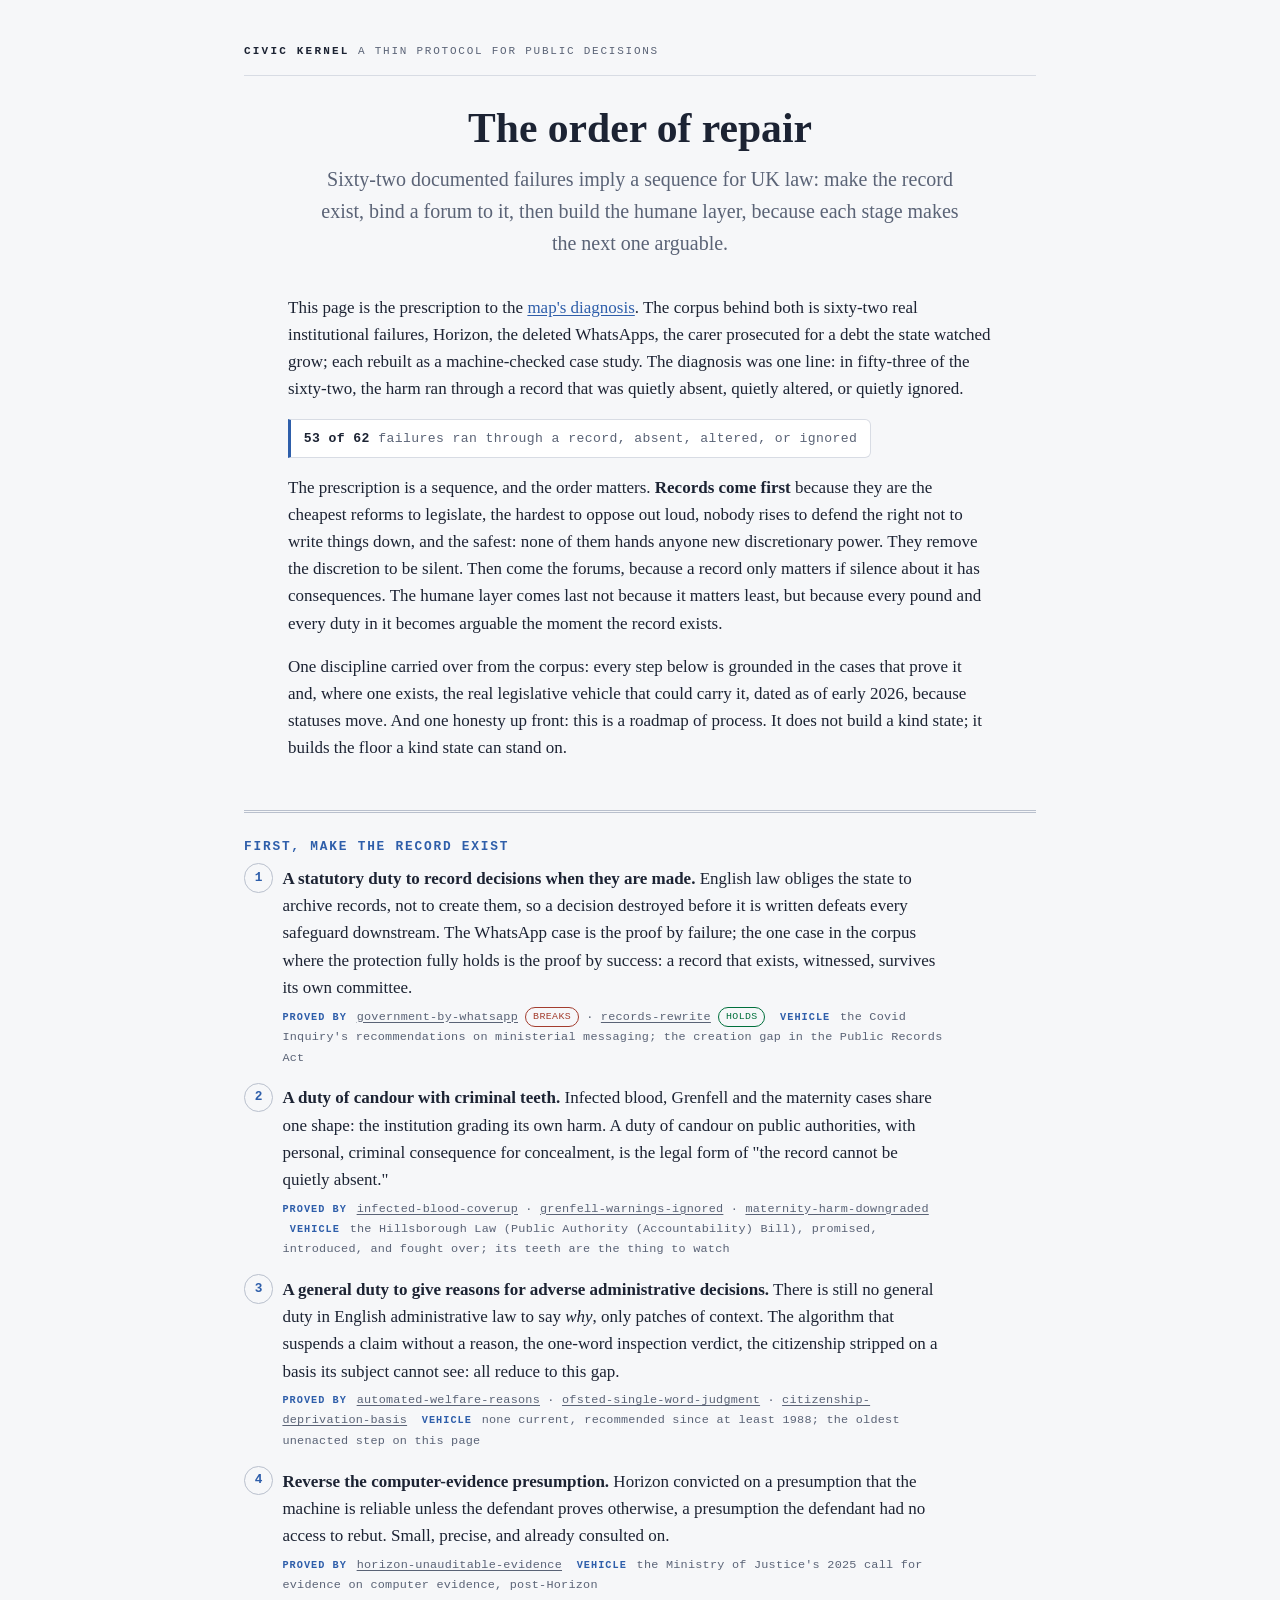
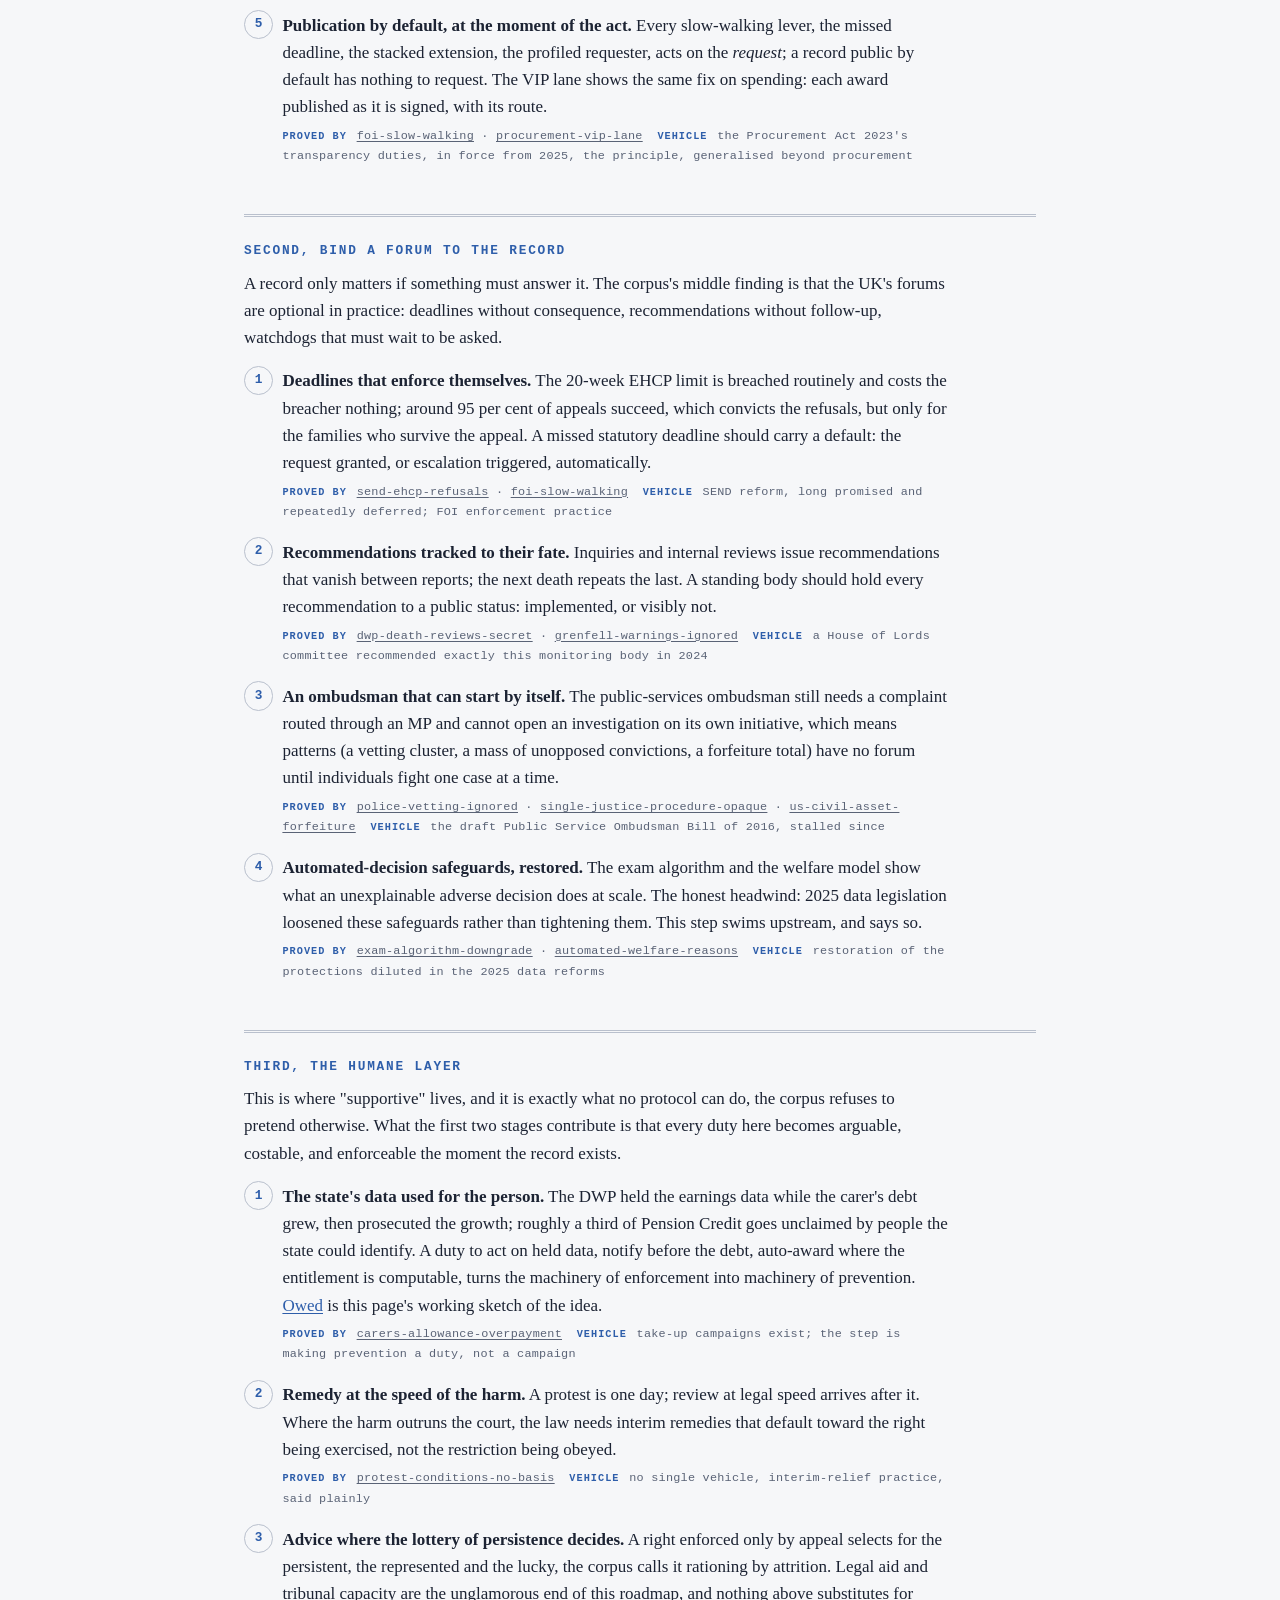
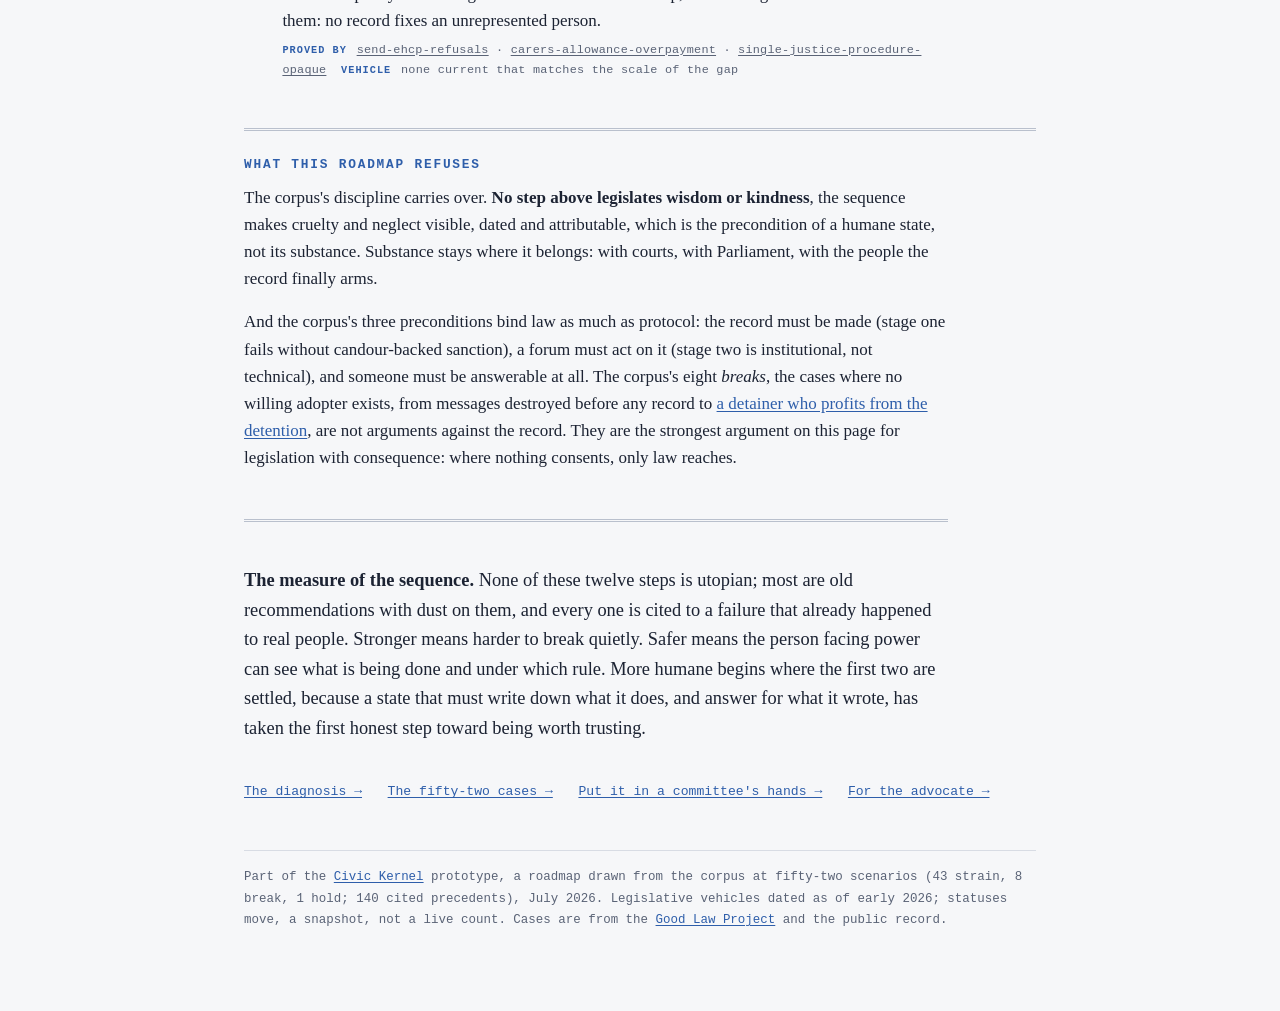
<file: roadmap.html>
<!doctype html>
<html lang="en">
<head>
<meta charset="utf-8">
<meta name="viewport" content="width=device-width, initial-scale=1">
<meta name="color-scheme" content="light">
<meta name="description" content="A roadmap for UK law drawn from sixty-two documented institutional failures: make the record exist, bind a forum to it, then build the humane layer; each stage makes the next one arguable. Every step cited to the cases that prove it and the vehicle that could carry it.">
<title>The order of repair, Civic Kernel</title>
<style>
  /* map.html's register, the essay's serif and navy, light-committed, because this
     page is the map's sibling: the diagnosis got a prescription. One new device: the
     ground line under each step, naming the cases that prove it and the vehicle that
     could carry it. */
  :root {
    color-scheme: light;
    --paper: #f6f7f9; --card: #ffffff; --ink: #1c2333; --muted: #5a6376;
    --accent: #2e5eaa; --line: #d8dce4; --line-strong: #b9c0cd;
    --ok: #00703c; --warn: #9a6a1e; --bad: #a33d2e;
    --serif: 'Iowan Old Style', 'Palatino Linotype', Palatino, 'Book Antiqua', 'URW Palladio L', 'P052', Georgia, serif;
    --mono: ui-monospace, 'Cascadia Code', 'JetBrains Mono', Menlo, Consolas, monospace;
  }
  * { box-sizing: border-box; }
  html { background: var(--paper); }
  body { margin: 0; font-family: var(--serif); color: var(--ink); background: var(--paper);
    line-height: 1.6; font-size: 1.0625rem; -webkit-font-smoothing: antialiased; }
  .wrap { max-width: 52rem; margin: 0 auto; padding: 2.5rem 1.25rem 5rem; }
  a { color: var(--accent); text-underline-offset: 2px; }
  a:hover { text-decoration-thickness: 2px; }

  .home { display: block; margin: 0 0 1.8rem; padding: .2rem 0 .9rem;
    border-bottom: 1px solid var(--line); font-family: var(--mono); font-size: .6875rem;
    letter-spacing: .16em; text-transform: uppercase; text-decoration: none; color: var(--muted); }
  .home b { color: var(--ink); font-weight: 700; letter-spacing: .2em; }
  .home:hover b { text-decoration: underline; }

  header.hero { text-align: center; margin: 0 0 2.2rem; }
  h1 { font-size: clamp(2rem, 5vw, 2.6rem); line-height: 1.12; margin: .3rem 0 .7rem; text-wrap: balance; }
  .lede { font-size: 1.25rem; color: var(--muted); max-width: 41rem; margin: 0 auto; text-wrap: pretty; }
  .intro { max-width: 44rem; margin: 1.6rem auto 0; }
  .intro p { margin: 0 0 1rem; }

  h2 { font-family: var(--mono); font-size: .8rem; letter-spacing: .14em; text-transform: uppercase;
    color: var(--accent); margin: 3rem 0 .5rem; border-top: 3px double var(--line-strong); padding-top: 1.5rem; }
  section > p { max-width: 44rem; margin: 0 0 1rem; }
  section { margin-bottom: .4rem; }
  strong.k { font-weight: 700; }

  .figure { font-family: var(--mono); font-size: .82rem; letter-spacing: .03em; color: var(--muted);
    background: var(--card); border: 1px solid var(--line); border-left: 3px solid var(--accent);
    border-radius: 0 6px 6px 0; padding: .5rem .8rem; margin: 0 0 1.1rem; display: inline-block; }
  .figure b { color: var(--ink); }

  ol.ways { counter-reset: w; list-style: none; margin: .3rem 0 1rem; padding: 0; display: flex; flex-direction: column; gap: 1.05rem; }
  ol.ways li { counter-increment: w; position: relative; padding-left: 2.4rem; max-width: 44rem; }
  ol.ways li::before { content: counter(w); position: absolute; left: 0; top: -.1rem;
    font-family: var(--mono); font-size: .8rem; font-weight: 700; color: var(--accent);
    border: 1px solid var(--line-strong); border-radius: 99px; width: 1.7rem; height: 1.7rem;
    display: grid; place-items: center; }
  ol.ways li b { color: var(--ink); }

  .ground { display: block; margin-top: .35rem; font-family: var(--mono); font-size: .74rem;
    letter-spacing: .02em; color: var(--muted); line-height: 1.7; }
  .ground a { color: var(--muted); }
  .ground .lbl { color: var(--accent); text-transform: uppercase; font-weight: 700;
    font-size: .64rem; letter-spacing: .1em; margin-right: .15rem; }
  .b { display: inline-block; font-family: var(--mono); font-size: .62rem; letter-spacing: .04em;
    text-transform: uppercase; padding: .05rem .42rem; border-radius: 99px; border: 1px solid; vertical-align: .08em; }
  .b.holds { color: var(--ok); border-color: var(--ok); }
  .b.breaks { color: var(--bad); border-color: var(--bad); }

  .close { margin-top: 3rem; border-top: 3px double var(--line-strong); padding-top: 1.6rem;
    font-size: 1.15rem; max-width: 44rem; }
  .close b { color: var(--ink); }
  nav.doors { margin-top: 2.4rem; display: flex; flex-wrap: wrap; gap: 1rem 1.6rem;
    font-family: var(--mono); font-size: .82rem; }
  footer { margin-top: 3rem; border-top: 1px solid var(--line); padding-top: 1rem;
    color: var(--muted); font-family: var(--mono); font-size: .78rem; line-height: 1.7; }
</style>
</head>
<body>
<div class="wrap">
<a class="home" href="index.html"><b>Civic&nbsp;Kernel</b> a thin protocol for public decisions</a>

<header class="hero">
  <h1>The order of repair</h1>
  <p class="lede">Sixty-two documented failures imply a sequence for UK law: make the record exist, bind a forum to it, then build the humane layer, because each stage makes the next one arguable.</p>
</header>

<div class="intro">
  <p>This page is the prescription to the <a href="map.html">map's diagnosis</a>. The corpus behind both is sixty-two real institutional failures, Horizon, the deleted WhatsApps, the carer prosecuted for a debt the state watched grow; each rebuilt as a machine-checked case study. The diagnosis was one line: in fifty-three of the sixty-two, the harm ran through a record that was quietly absent, quietly altered, or quietly ignored.</p>
  <p class="figure"><b>53 of 62</b> failures ran through a record, absent, altered, or ignored</p>
  <p>The prescription is a sequence, and the order matters. <strong class="k">Records come first</strong> because they are the cheapest reforms to legislate, the hardest to oppose out loud, nobody rises to defend the right not to write things down, and the safest: none of them hands anyone new discretionary power. They remove the discretion to be silent. Then come the forums, because a record only matters if silence about it has consequences. The humane layer comes last not because it matters least, but because every pound and every duty in it becomes arguable the moment the record exists.</p>
  <p>One discipline carried over from the corpus: every step below is grounded in the cases that prove it and, where one exists, the real legislative vehicle that could carry it, dated as of early 2026, because statuses move. And one honesty up front: this is a roadmap of process. It does not build a kind state; it builds the floor a kind state can stand on.</p>
</div>

<section>
<h2>First, make the record exist</h2>
<ol class="ways">
  <li><b>A statutory duty to record decisions when they are made.</b> English law obliges the state to archive records, not to create them, so a decision destroyed before it is written defeats every safeguard downstream. The WhatsApp case is the proof by failure; the one case in the corpus where the protection fully holds is the proof by success: a record that exists, witnessed, survives its own committee.
    <span class="ground"><span class="lbl">proved by</span> <a href="scenarios.html#government-by-whatsapp">government-by-whatsapp</a> <span class="b breaks">breaks</span> · <a href="scenarios.html#records-rewrite">records-rewrite</a> <span class="b holds">holds</span> &nbsp;<span class="lbl">vehicle</span> the Covid Inquiry's recommendations on ministerial messaging; the creation gap in the Public Records Act</span></li>
  <li><b>A duty of candour with criminal teeth.</b> Infected blood, Grenfell and the maternity cases share one shape: the institution grading its own harm. A duty of candour on public authorities, with personal, criminal consequence for concealment, is the legal form of "the record cannot be quietly absent."
    <span class="ground"><span class="lbl">proved by</span> <a href="scenarios.html#infected-blood-coverup">infected-blood-coverup</a> · <a href="scenarios.html#grenfell-warnings-ignored">grenfell-warnings-ignored</a> · <a href="scenarios.html#maternity-harm-downgraded">maternity-harm-downgraded</a> &nbsp;<span class="lbl">vehicle</span> the Hillsborough Law (Public Authority (Accountability) Bill), promised, introduced, and fought over; its teeth are the thing to watch</span></li>
  <li><b>A general duty to give reasons for adverse administrative decisions.</b> There is still no general duty in English administrative law to say <em>why</em>, only patches of context. The algorithm that suspends a claim without a reason, the one-word inspection verdict, the citizenship stripped on a basis its subject cannot see: all reduce to this gap.
    <span class="ground"><span class="lbl">proved by</span> <a href="scenarios.html#automated-welfare-reasons">automated-welfare-reasons</a> · <a href="scenarios.html#ofsted-single-word-judgment">ofsted-single-word-judgment</a> · <a href="scenarios.html#citizenship-deprivation-basis">citizenship-deprivation-basis</a> &nbsp;<span class="lbl">vehicle</span> none current, recommended since at least 1988; the oldest unenacted step on this page</span></li>
  <li><b>Reverse the computer-evidence presumption.</b> Horizon convicted on a presumption that the machine is reliable unless the defendant proves otherwise, a presumption the defendant had no access to rebut. Small, precise, and already consulted on.
    <span class="ground"><span class="lbl">proved by</span> <a href="scenarios.html#horizon-unauditable-evidence">horizon-unauditable-evidence</a> &nbsp;<span class="lbl">vehicle</span> the Ministry of Justice's 2025 call for evidence on computer evidence, post-Horizon</span></li>
  <li><b>Publication by default, at the moment of the act.</b> Every slow-walking lever, the missed deadline, the stacked extension, the profiled requester, acts on the <em>request</em>; a record public by default has nothing to request. The VIP lane shows the same fix on spending: each award published as it is signed, with its route.
    <span class="ground"><span class="lbl">proved by</span> <a href="scenarios.html#foi-slow-walking">foi-slow-walking</a> · <a href="scenarios.html#procurement-vip-lane">procurement-vip-lane</a> &nbsp;<span class="lbl">vehicle</span> the Procurement Act 2023's transparency duties, in force from 2025, the principle, generalised beyond procurement</span></li>
</ol>
</section>

<section>
<h2>Second, bind a forum to the record</h2>
<p>A record only matters if something must answer it. The corpus's middle finding is that the UK's forums are optional in practice: deadlines without consequence, recommendations without follow-up, watchdogs that must wait to be asked.</p>
<ol class="ways">
  <li><b>Deadlines that enforce themselves.</b> The 20-week EHCP limit is breached routinely and costs the breacher nothing; around 95 per cent of appeals succeed, which convicts the refusals, but only for the families who survive the appeal. A missed statutory deadline should carry a default: the request granted, or escalation triggered, automatically.
    <span class="ground"><span class="lbl">proved by</span> <a href="scenarios.html#send-ehcp-refusals">send-ehcp-refusals</a> · <a href="scenarios.html#foi-slow-walking">foi-slow-walking</a> &nbsp;<span class="lbl">vehicle</span> SEND reform, long promised and repeatedly deferred; FOI enforcement practice</span></li>
  <li><b>Recommendations tracked to their fate.</b> Inquiries and internal reviews issue recommendations that vanish between reports; the next death repeats the last. A standing body should hold every recommendation to a public status: implemented, or visibly not.
    <span class="ground"><span class="lbl">proved by</span> <a href="scenarios.html#dwp-death-reviews-secret">dwp-death-reviews-secret</a> · <a href="scenarios.html#grenfell-warnings-ignored">grenfell-warnings-ignored</a> &nbsp;<span class="lbl">vehicle</span> a House of Lords committee recommended exactly this monitoring body in 2024</span></li>
  <li><b>An ombudsman that can start by itself.</b> The public-services ombudsman still needs a complaint routed through an MP and cannot open an investigation on its own initiative, which means patterns (a vetting cluster, a mass of unopposed convictions, a forfeiture total) have no forum until individuals fight one case at a time.
    <span class="ground"><span class="lbl">proved by</span> <a href="scenarios.html#police-vetting-ignored">police-vetting-ignored</a> · <a href="scenarios.html#single-justice-procedure-opaque">single-justice-procedure-opaque</a> · <a href="scenarios.html#us-civil-asset-forfeiture">us-civil-asset-forfeiture</a> &nbsp;<span class="lbl">vehicle</span> the draft Public Service Ombudsman Bill of 2016, stalled since</span></li>
  <li><b>Automated-decision safeguards, restored.</b> The exam algorithm and the welfare model show what an unexplainable adverse decision does at scale. The honest headwind: 2025 data legislation loosened these safeguards rather than tightening them. This step swims upstream, and says so.
    <span class="ground"><span class="lbl">proved by</span> <a href="scenarios.html#exam-algorithm-downgrade">exam-algorithm-downgrade</a> · <a href="scenarios.html#automated-welfare-reasons">automated-welfare-reasons</a> &nbsp;<span class="lbl">vehicle</span> restoration of the protections diluted in the 2025 data reforms</span></li>
</ol>
</section>

<section>
<h2>Third, the humane layer</h2>
<p>This is where "supportive" lives, and it is exactly what no protocol can do, the corpus refuses to pretend otherwise. What the first two stages contribute is that every duty here becomes arguable, costable, and enforceable the moment the record exists.</p>
<ol class="ways">
  <li><b>The state's data used for the person.</b> The DWP held the earnings data while the carer's debt grew, then prosecuted the growth; roughly a third of Pension Credit goes unclaimed by people the state could identify. A duty to act on held data, notify before the debt, auto-award where the entitlement is computable, turns the machinery of enforcement into machinery of prevention. <a href="owed.html">Owed</a> is this page's working sketch of the idea.
    <span class="ground"><span class="lbl">proved by</span> <a href="scenarios.html#carers-allowance-overpayment">carers-allowance-overpayment</a> &nbsp;<span class="lbl">vehicle</span> take-up campaigns exist; the step is making prevention a duty, not a campaign</span></li>
  <li><b>Remedy at the speed of the harm.</b> A protest is one day; review at legal speed arrives after it. Where the harm outruns the court, the law needs interim remedies that default toward the right being exercised, not the restriction being obeyed.
    <span class="ground"><span class="lbl">proved by</span> <a href="scenarios.html#protest-conditions-no-basis">protest-conditions-no-basis</a> &nbsp;<span class="lbl">vehicle</span> no single vehicle, interim-relief practice, said plainly</span></li>
  <li><b>Advice where the lottery of persistence decides.</b> A right enforced only by appeal selects for the persistent, the represented and the lucky, the corpus calls it rationing by attrition. Legal aid and tribunal capacity are the unglamorous end of this roadmap, and nothing above substitutes for them: no record fixes an unrepresented person.
    <span class="ground"><span class="lbl">proved by</span> <a href="scenarios.html#send-ehcp-refusals">send-ehcp-refusals</a> · <a href="scenarios.html#carers-allowance-overpayment">carers-allowance-overpayment</a> · <a href="scenarios.html#single-justice-procedure-opaque">single-justice-procedure-opaque</a> &nbsp;<span class="lbl">vehicle</span> none current that matches the scale of the gap</span></li>
</ol>
</section>

<section>
<h2>What this roadmap refuses</h2>
<p>The corpus's discipline carries over. <strong class="k">No step above legislates wisdom or kindness</strong>, the sequence makes cruelty and neglect visible, dated and attributable, which is the precondition of a humane state, not its substance. Substance stays where it belongs: with courts, with Parliament, with the people the record finally arms.</p>
<p>And the corpus's three preconditions bind law as much as protocol: the record must be made (stage one fails without candour-backed sanction), a forum must act on it (stage two is institutional, not technical), and someone must be answerable at all. The corpus's eight <em>breaks</em>, the cases where no willing adopter exists, from messages destroyed before any record to <a href="scenarios.html#drc-medical-detention">a detainer who profits from the detention</a>, are not arguments against the record. They are the strongest argument on this page for legislation with consequence: where nothing consents, only law reaches.</p>
</section>

<div class="close">
<p><b>The measure of the sequence.</b> None of these twelve steps is utopian; most are old recommendations with dust on them, and every one is cited to a failure that already happened to real people. Stronger means harder to break quietly. Safer means the person facing power can see what is being done and under which rule. More humane begins where the first two are settled, because a state that must write down what it does, and answer for what it wrote, has taken the first honest step toward being worth trusting.</p>
</div>

<nav class="doors">
  <a href="map.html">The diagnosis →</a>
  <a href="scenarios.html">The fifty-two cases →</a>
  <a href="committee-brief.html">Put it in a committee's hands →</a>
  <a href="findings.html#advocates">For the advocate →</a>
</nav>

<footer>
Part of the <a href="https://github.com/GlassOnTin/civic-kernel">Civic Kernel</a> prototype, a roadmap drawn from the corpus at fifty-two scenarios (43 strain, 8 break, 1 hold; 140 cited precedents), July 2026. Legislative vehicles dated as of early 2026; statuses move, a snapshot, not a live count. Cases are from the <a href="https://goodlawproject.org">Good Law Project</a> and the public record.
</footer>
</div>
</body>
</html>
</file>
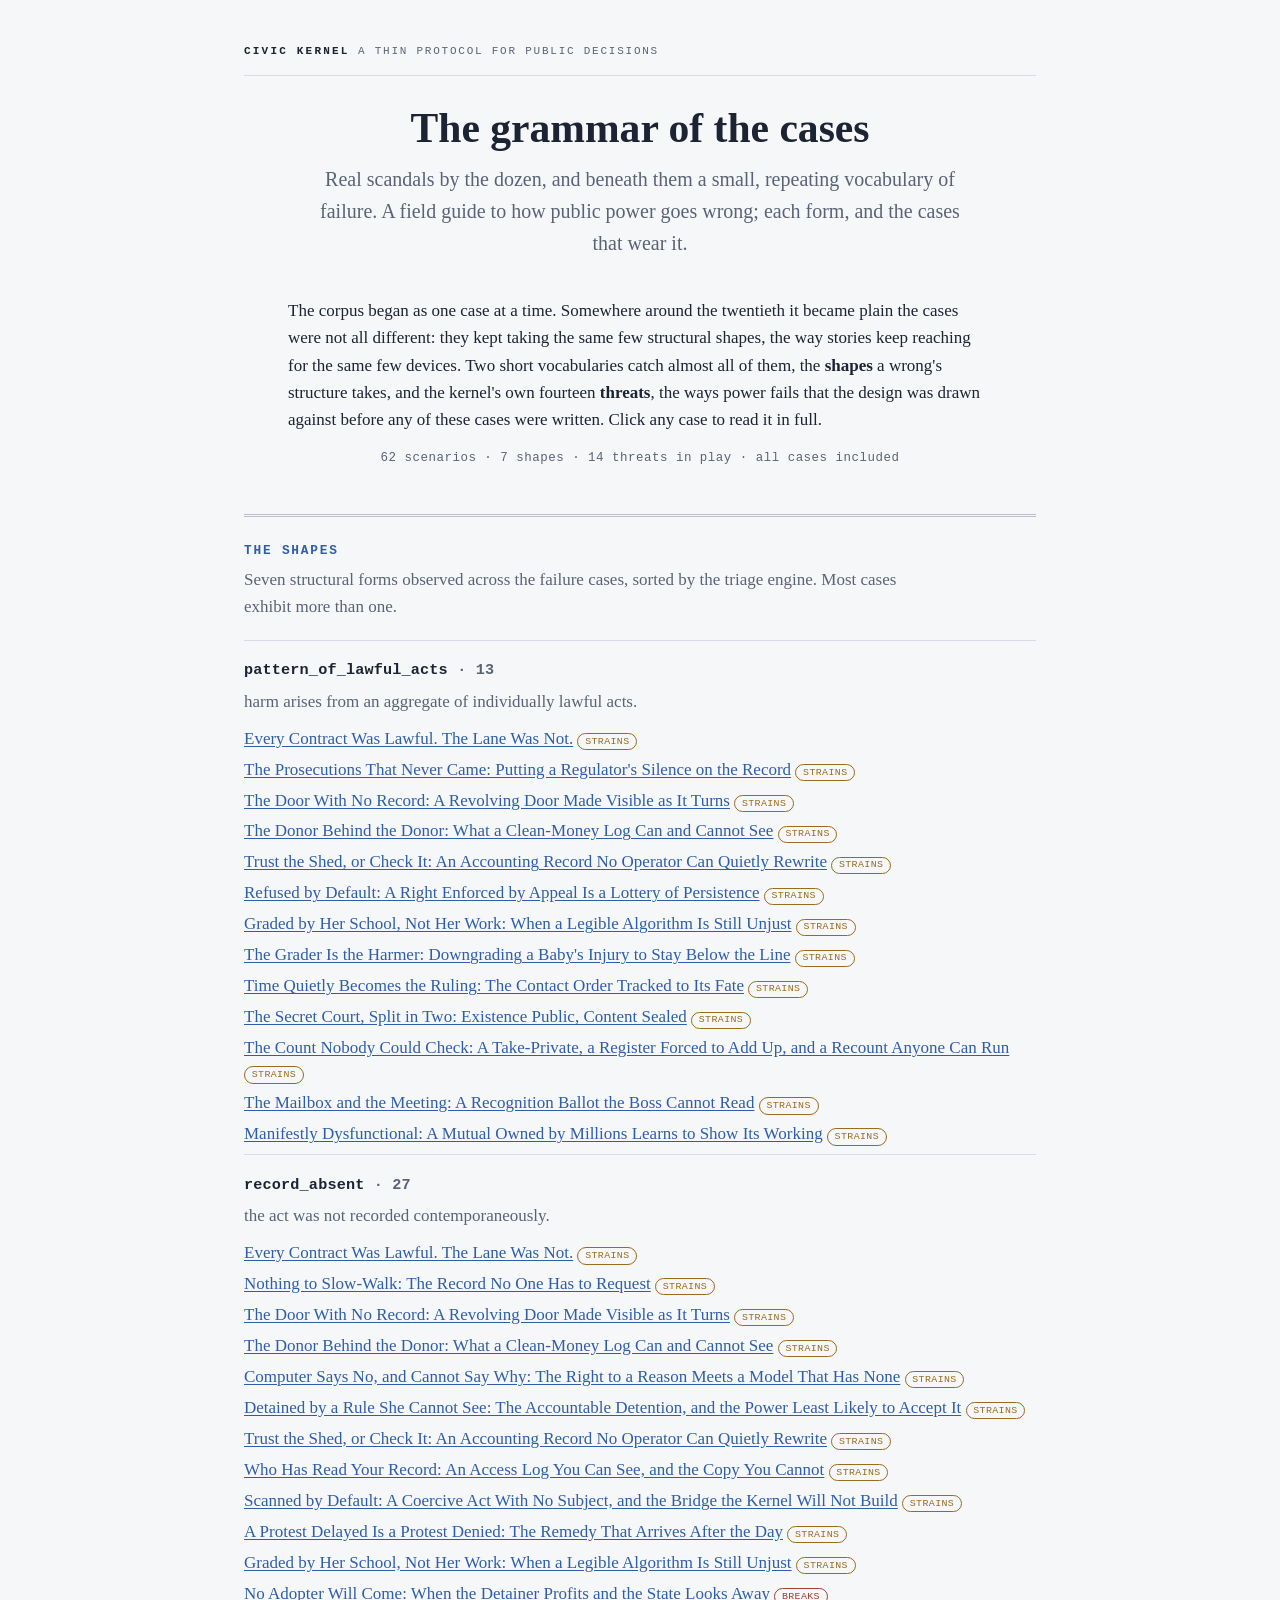
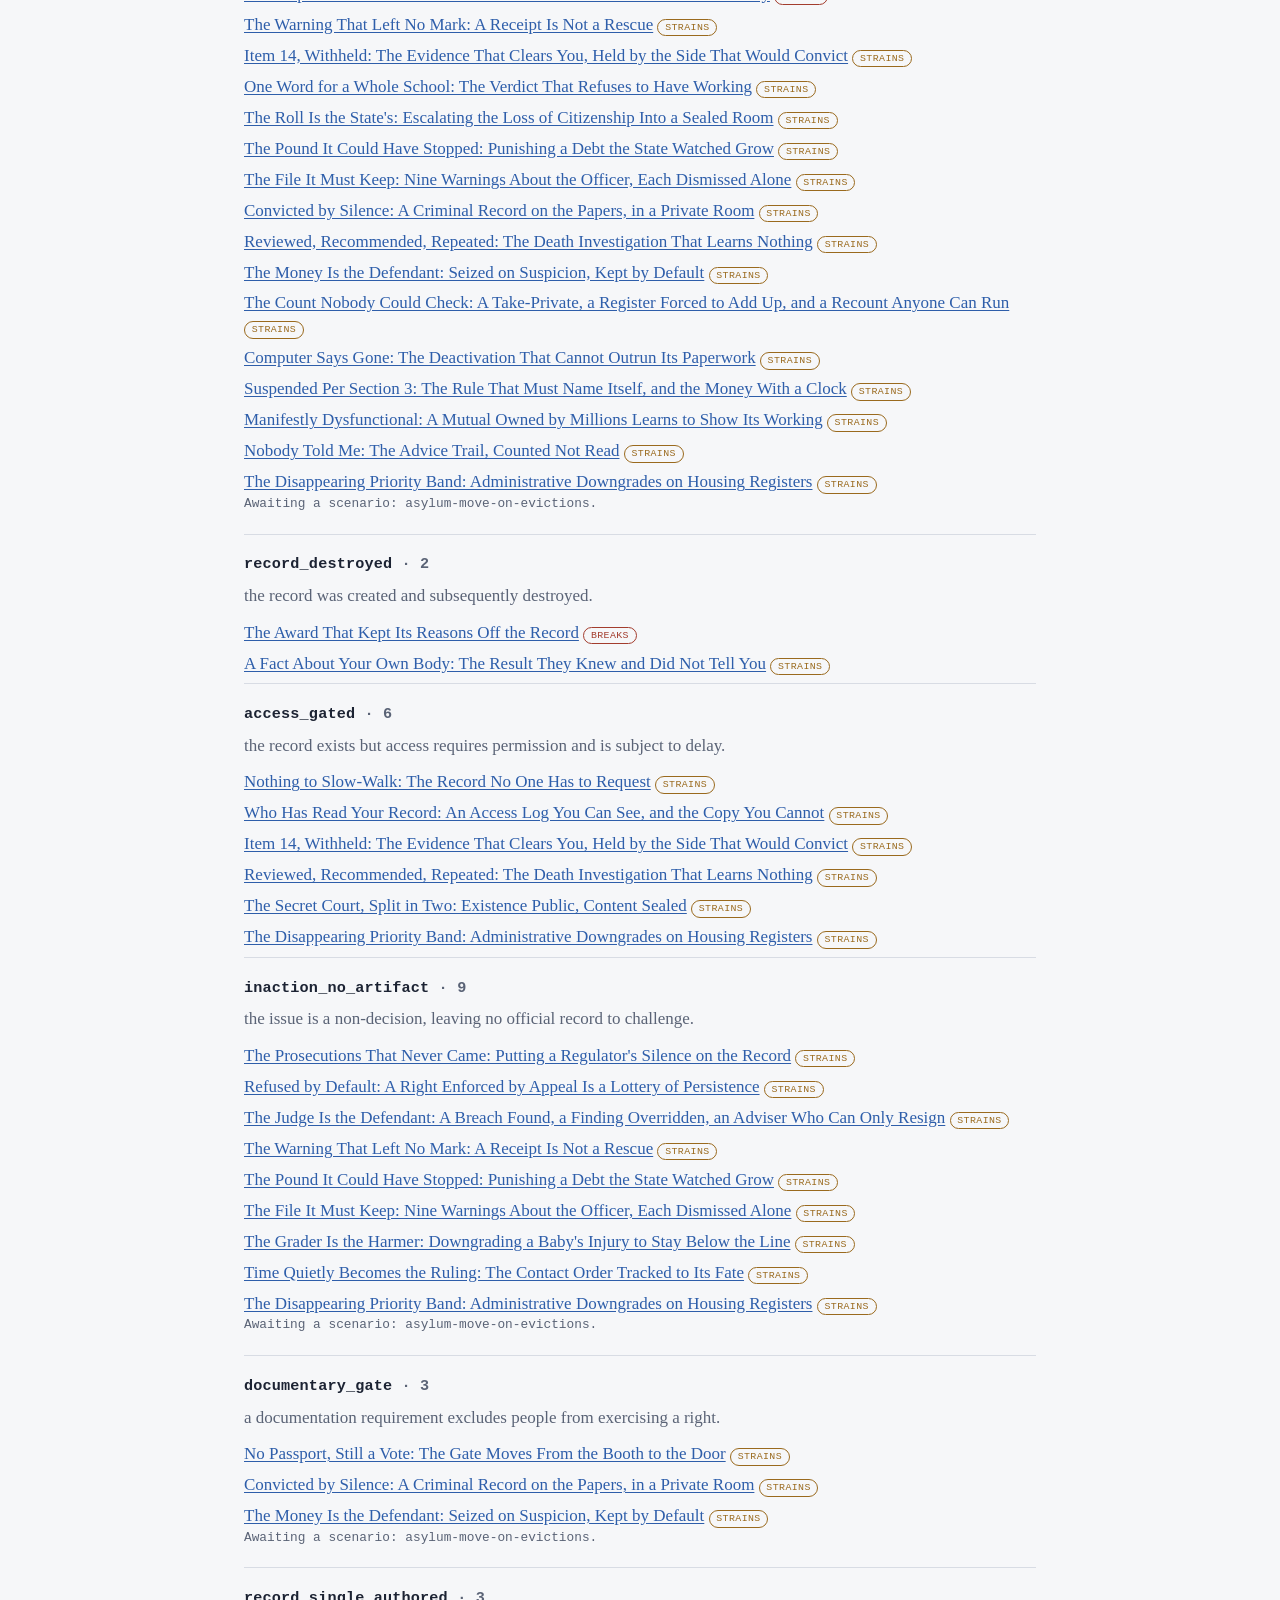
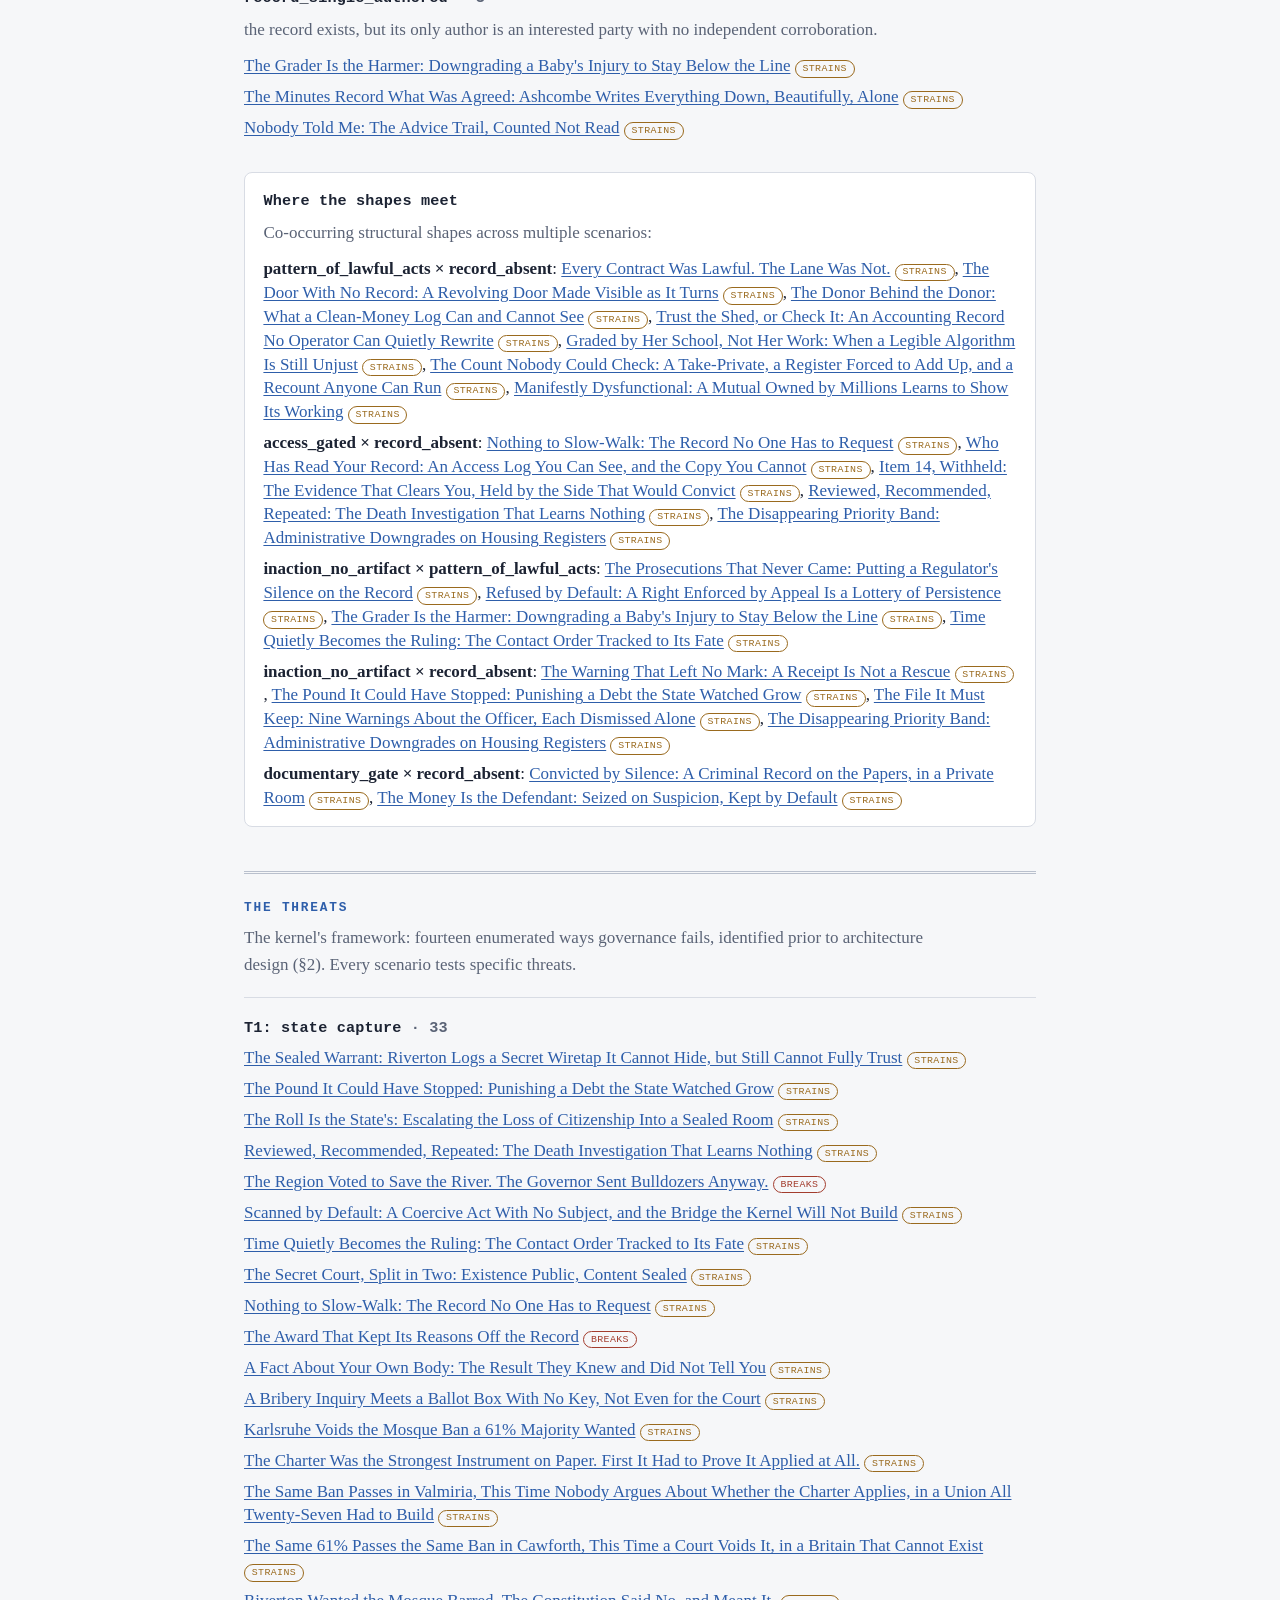
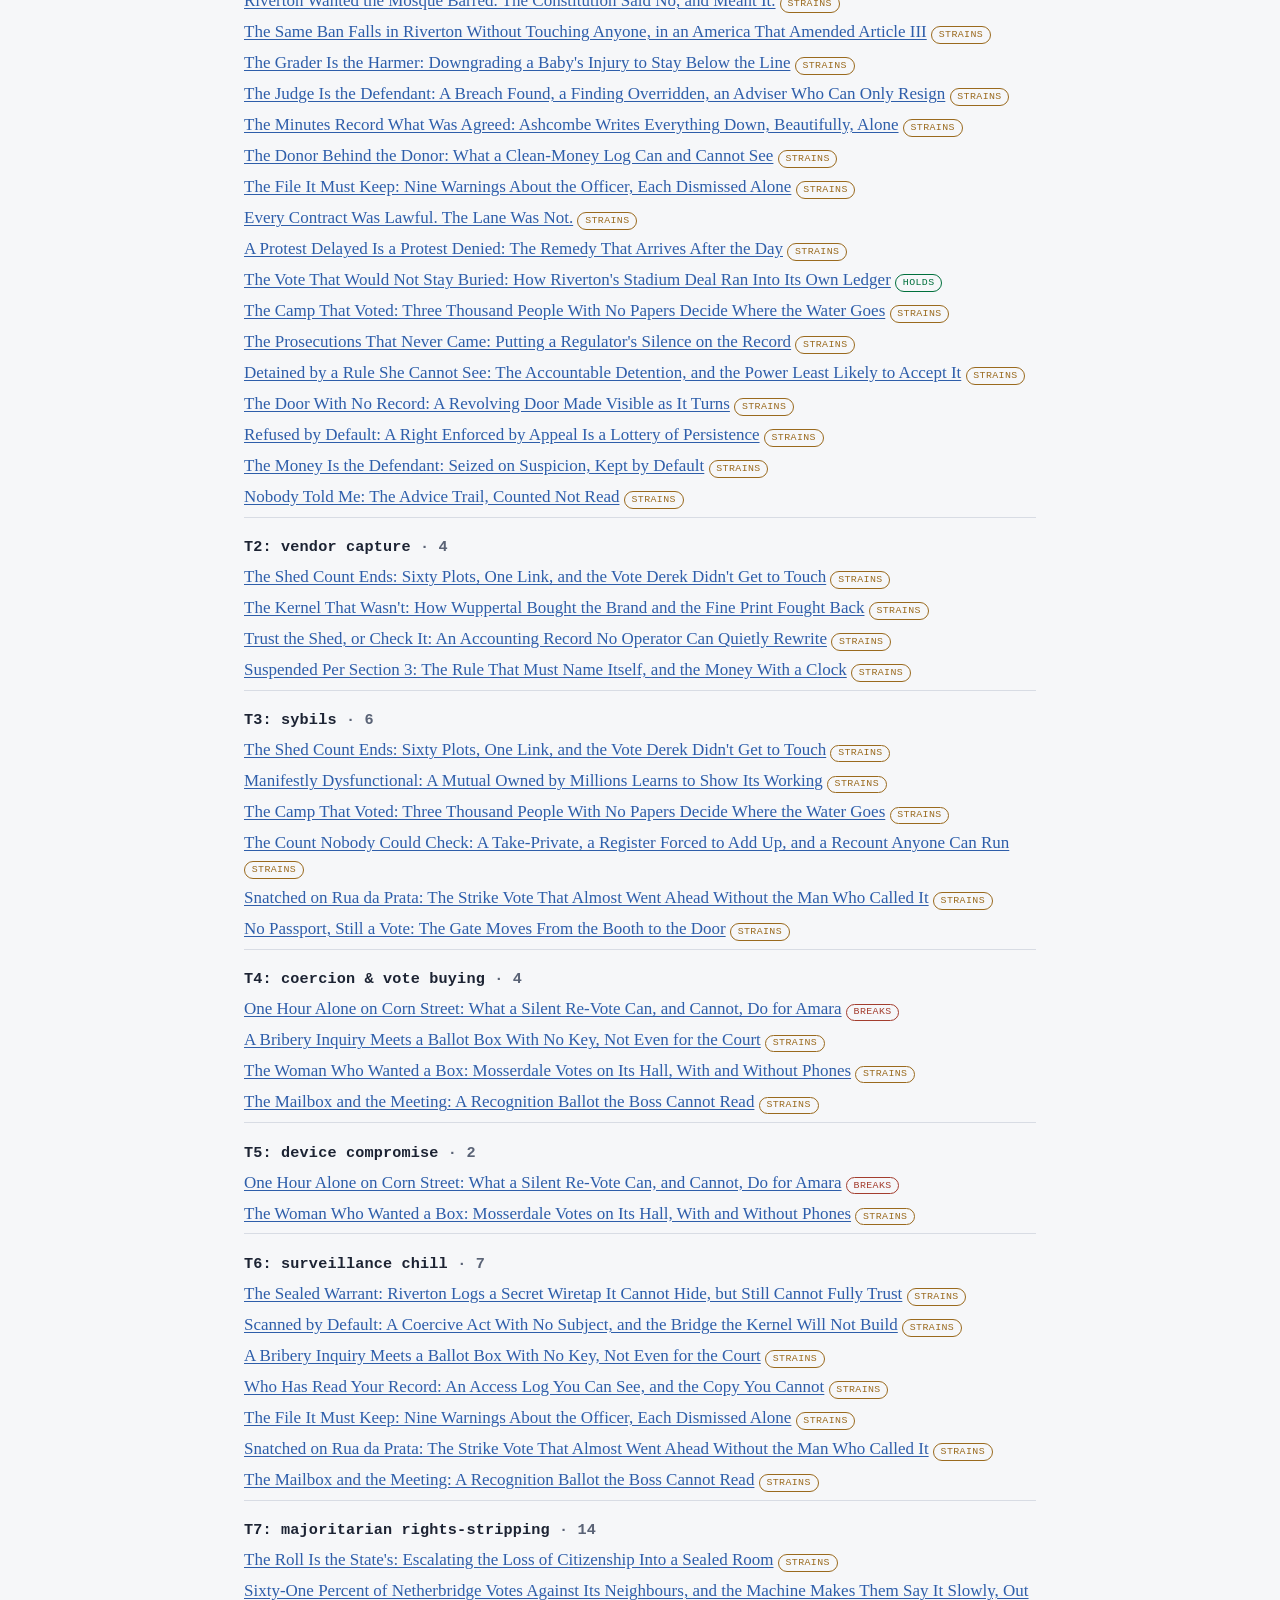
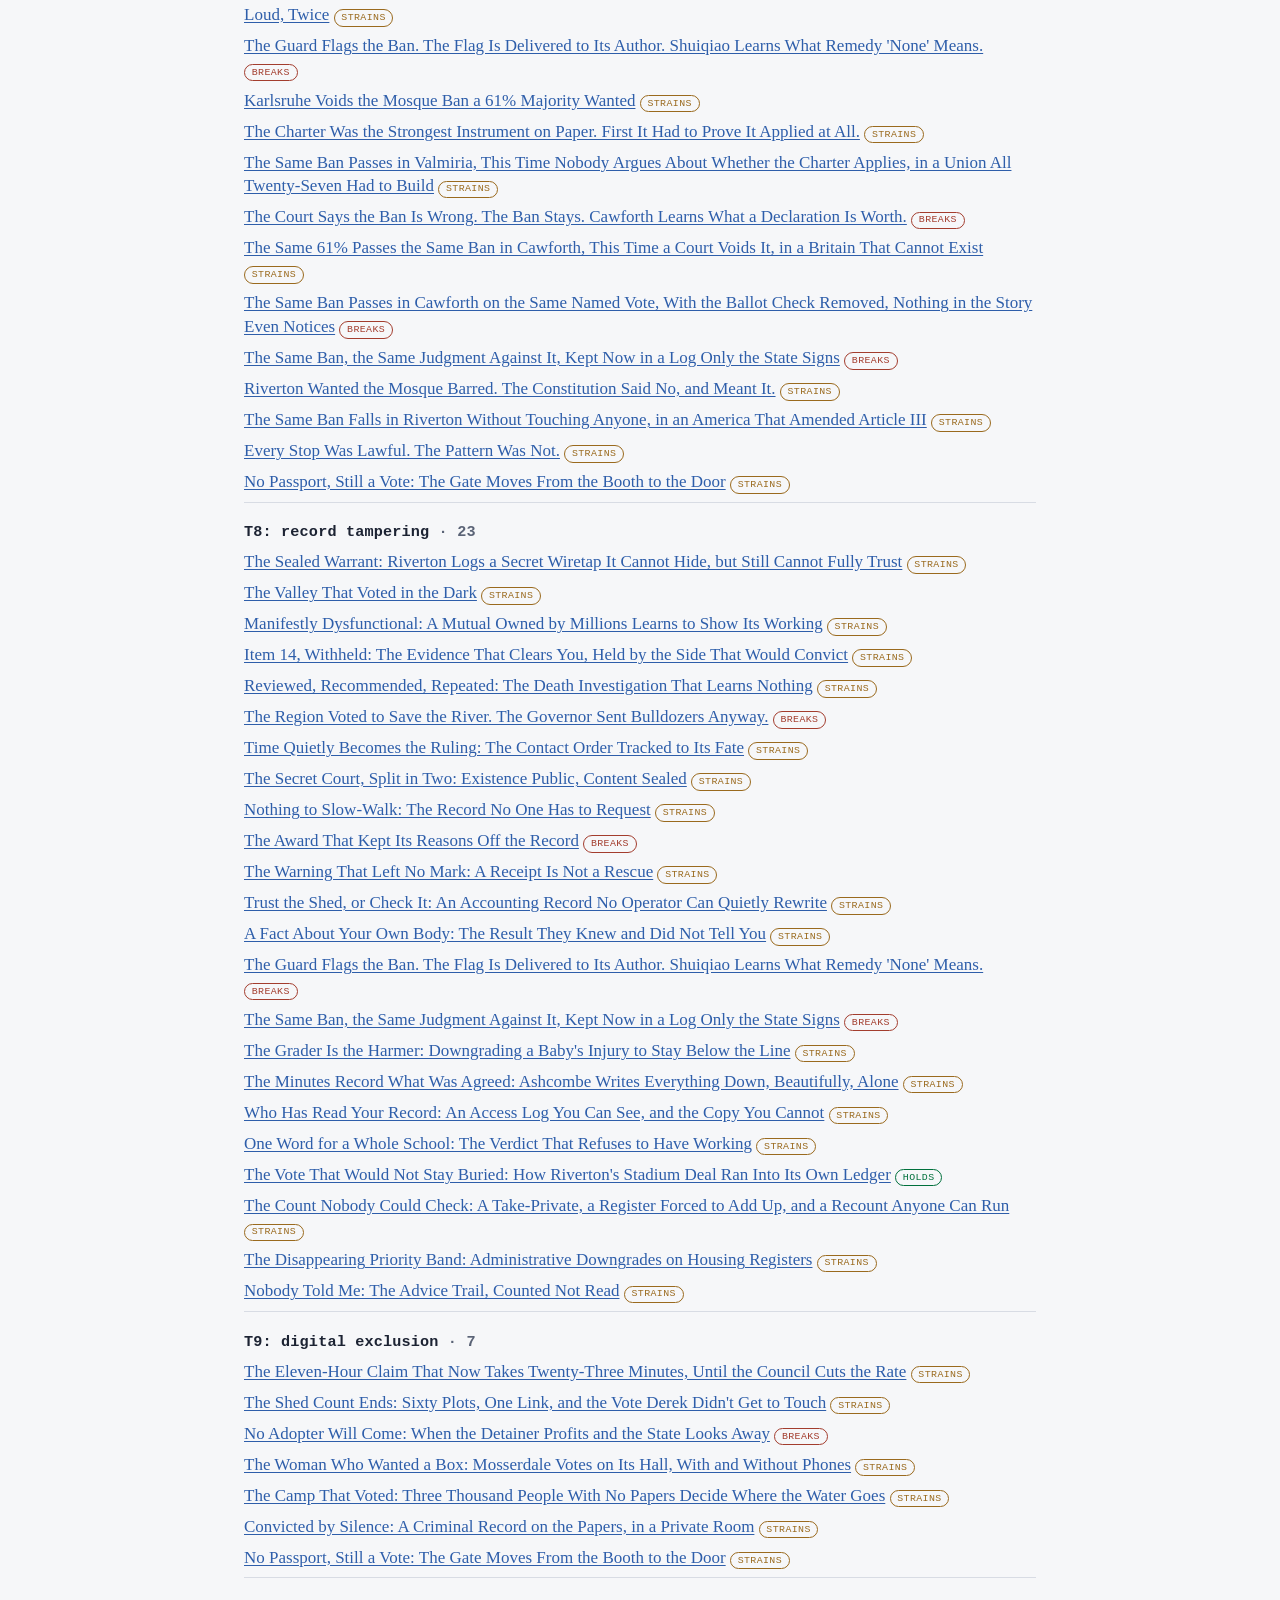
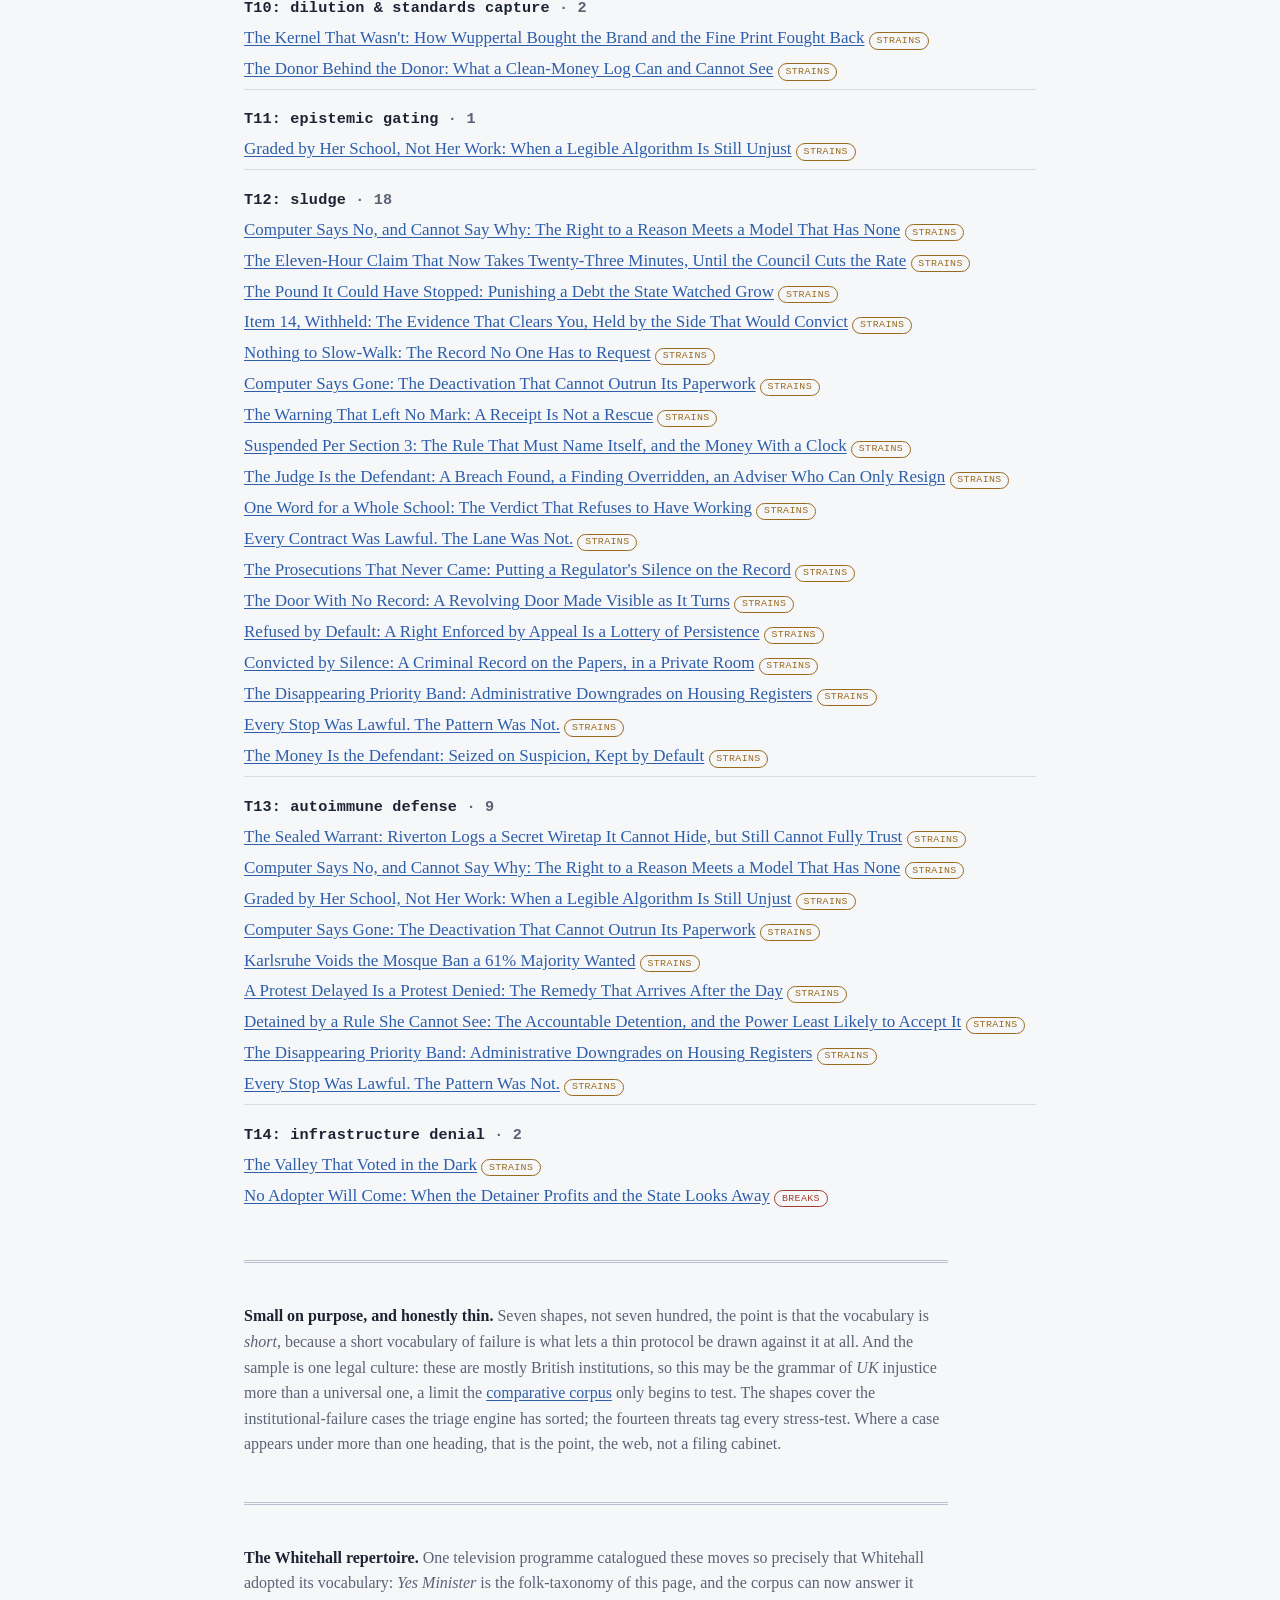
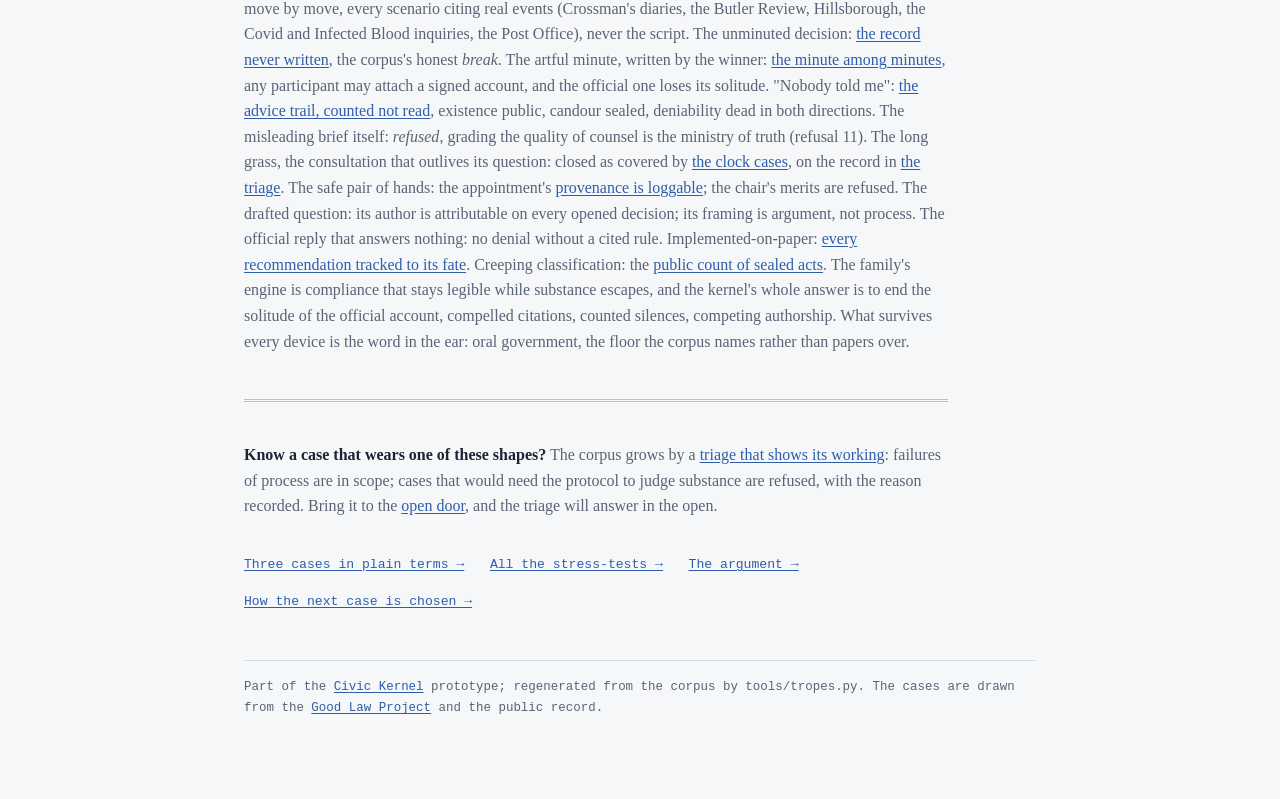
<file: tropes.html>
<!doctype html>
<html lang="en">
<head>
<meta charset="utf-8">
<meta name="viewport" content="width=device-width, initial-scale=1">
<meta name="color-scheme" content="light">
<meta name="description" content="A field guide to how public power goes wrong: the small, repeating vocabulary of failure beneath dozens of real scandals; each structural shape, and the cases that wear it.">
<title>The grammar of the cases, Civic Kernel</title>
<style>
  /* The corpus's own register, the essay's serif and navy, light-committed,
     so the field guide reads as part of the same body. Colour spent only on the
     verdict chips: green holds, gold strains, red breaks. */
  :root {
    color-scheme: light;
    --paper: #f6f7f9; --card: #ffffff; --ink: #1c2333; --muted: #5a6376;
    --accent: #2e5eaa; --line: #d8dce4; --line-strong: #b9c0cd;
    --ok: #00703c; --warn: #9a6a1e; --bad: #a33d2e;
    --serif: 'Iowan Old Style', 'Palatino Linotype', Palatino, 'Book Antiqua', 'URW Palladio L', 'P052', Georgia, serif;
    --mono: ui-monospace, 'Cascadia Code', 'JetBrains Mono', Menlo, Consolas, monospace;
  }
  * { box-sizing: border-box; }
  html { background: var(--paper); }
  body { margin: 0; font-family: var(--serif); color: var(--ink); background: var(--paper);
    line-height: 1.6; font-size: 1.0625rem; -webkit-font-smoothing: antialiased; }
  .wrap { max-width: 52rem; margin: 0 auto; padding: 2.5rem 1.25rem 5rem; }
  a { color: var(--accent); text-underline-offset: 2px; }
  a:hover { text-decoration-thickness: 2px; }

  .home { display: block; margin: 0 0 1.8rem; padding: .2rem 0 .9rem;
    border-bottom: 1px solid var(--line); font-family: var(--mono); font-size: .6875rem;
    letter-spacing: .16em; text-transform: uppercase; text-decoration: none; color: var(--muted); }
  .home b { color: var(--ink); font-weight: 700; letter-spacing: .2em; }
  .home:hover b { text-decoration: underline; }

  header.hero { text-align: center; margin: 0 0 2.4rem; }
  h1 { font-size: clamp(2rem, 5vw, 2.6rem); line-height: 1.12; margin: .3rem 0 .7rem; text-wrap: balance; }
  .lede { font-size: 1.25rem; color: var(--muted); max-width: 40rem; margin: 0 auto; text-wrap: pretty; }
  .intro { max-width: 44rem; margin: 0 auto 1rem; }

  h2 { font-family: var(--mono); font-size: .8rem; letter-spacing: .14em; text-transform: uppercase;
    color: var(--accent); margin: 2.8rem 0 .3rem; border-top: 3px double var(--line-strong); padding-top: 1.5rem; }
  .lede2 { color: var(--muted); margin: .2rem 0 1.2rem; max-width: 43rem; }
  .stat { font-family: var(--mono); font-size: .78rem; letter-spacing: .04em; color: var(--muted); text-align: center; margin: 0 0 .5rem; }

  .trope { border-top: 1px solid var(--line); padding: 1.1rem 0 .5rem; }
  .trope h3 { font-family: var(--mono); font-size: .95rem; margin: 0 0 .35rem; color: var(--ink); letter-spacing: .01em; }
  .trope > p { margin: 0 0 .7rem; color: var(--muted); max-width: 43rem; }
  ul.cases { list-style: none; margin: 0; padding: 0; display: flex; flex-direction: column; gap: .45rem; }
  ul.cases li { line-height: 1.4; }
  .b { display: inline-block; font-family: var(--mono); font-size: .62rem; letter-spacing: .04em;
    text-transform: uppercase; padding: .05rem .42rem; border-radius: 99px; border: 1px solid; }
  .b.holds { color: var(--ok); border-color: var(--ok); }
  .b.strains { color: var(--warn); border-color: var(--warn); }
  .b.breaks { color: var(--bad); border-color: var(--bad); }
  .cand { font-family: var(--mono); font-size: .8rem; color: var(--muted); margin: .3rem 0 0; }

  .inter { background: var(--card); border: 1px solid var(--line); border-radius: 8px;
    padding: 1rem 1.15rem; margin-top: 1.5rem; }
  .inter h3 { border: 0; }

  .note { margin-top: 2.8rem; border-top: 3px double var(--line-strong); padding-top: 1.5rem;
    color: var(--muted); font-size: 1rem; max-width: 44rem; }
  .note b { color: var(--ink); }
  nav.doors { margin-top: 2.2rem; display: flex; flex-wrap: wrap; gap: 1rem 1.6rem;
    font-family: var(--mono); font-size: .82rem; }
  footer { margin-top: 3rem; border-top: 1px solid var(--line); padding-top: 1rem;
    color: var(--muted); font-family: var(--mono); font-size: .78rem; line-height: 1.7; }
</style>
</head>
<body>
<div class="wrap">
<a class="home" href="index.html"><b>Civic&nbsp;Kernel</b> a thin protocol for public decisions</a>

<header class="hero">
  <h1>The grammar of the cases</h1>
  <p class="lede">Real scandals by the dozen, and beneath them a small, repeating vocabulary of failure. A field guide to how public power goes wrong; each form, and the cases that wear it.</p>
</header>

<p class="intro">The corpus began as one case at a time. Somewhere around the twentieth it became plain the cases were not all different: they kept taking the same few structural shapes, the way stories keep reaching for the same few devices. Two short vocabularies catch almost all of them, the <b>shapes</b> a wrong's structure takes, and the kernel's own fourteen <b>threats</b>, the ways power fails that the design was drawn against before any of these cases were written. Click any case to read it in full.</p>

<!--TROPES-START-->
<p class="stat">62 scenarios &middot; 7 shapes &middot; 14 threats in play &middot; all cases included</p>
<h2>The shapes</h2>
<p class="lede2">Seven structural forms observed across the failure cases, sorted by the triage engine. Most cases exhibit more than one.</p>
<section class="trope">
<h3>pattern_of_lawful_acts <span style="color:var(--muted)">· 13</span></h3>
<p>harm arises from an aggregate of individually lawful acts.</p>
<ul class="cases">
<li><a href="scenarios.html#procurement-vip-lane">Every Contract Was Lawful. The Lane Was Not.</a> <span class="b strains">strains</span></li>
<li><a href="scenarios.html#regulator-inaction">The Prosecutions That Never Came: Putting a Regulator&#x27;s Silence on the Record</a> <span class="b strains">strains</span></li>
<li><a href="scenarios.html#revolving-door-lobbying">The Door With No Record: A Revolving Door Made Visible as It Turns</a> <span class="b strains">strains</span></li>
<li><a href="scenarios.html#party-finance-dark-money">The Donor Behind the Donor: What a Clean-Money Log Can and Cannot See</a> <span class="b strains">strains</span></li>
<li><a href="scenarios.html#horizon-unauditable-evidence">Trust the Shed, or Check It: An Accounting Record No Operator Can Quietly Rewrite</a> <span class="b strains">strains</span></li>
<li><a href="scenarios.html#send-ehcp-refusals">Refused by Default: A Right Enforced by Appeal Is a Lottery of Persistence</a> <span class="b strains">strains</span></li>
<li><a href="scenarios.html#exam-algorithm-downgrade">Graded by Her School, Not Her Work: When a Legible Algorithm Is Still Unjust</a> <span class="b strains">strains</span></li>
<li><a href="scenarios.html#maternity-harm-downgraded">The Grader Is the Harmer: Downgrading a Baby&#x27;s Injury to Stay Below the Line</a> <span class="b strains">strains</span></li>
<li><a href="scenarios.html#family-contact-order-unenforced">Time Quietly Becomes the Ruling: The Contact Order Tracked to Its Fate</a> <span class="b strains">strains</span></li>
<li><a href="scenarios.html#family-court-secrecy">The Secret Court, Split in Two: Existence Public, Content Sealed</a> <span class="b strains">strains</span></li>
<li><a href="scenarios.html#shareholder-vote-plumbing">The Count Nobody Could Check: A Take-Private, a Register Forced to Add Up, and a Recount Anyone Can Run</a> <span class="b strains">strains</span></li>
<li><a href="scenarios.html#union-ballot-employer-interference">The Mailbox and the Meeting: A Recognition Ballot the Boss Cannot Read</a> <span class="b strains">strains</span></li>
<li><a href="scenarios.html#coop-governance-opaque">Manifestly Dysfunctional: A Mutual Owned by Millions Learns to Show Its Working</a> <span class="b strains">strains</span></li>
</ul>
</section>
<section class="trope">
<h3>record_absent <span style="color:var(--muted)">· 27</span></h3>
<p>the act was not recorded contemporaneously.</p>
<ul class="cases">
<li><a href="scenarios.html#procurement-vip-lane">Every Contract Was Lawful. The Lane Was Not.</a> <span class="b strains">strains</span></li>
<li><a href="scenarios.html#foi-slow-walking">Nothing to Slow-Walk: The Record No One Has to Request</a> <span class="b strains">strains</span></li>
<li><a href="scenarios.html#revolving-door-lobbying">The Door With No Record: A Revolving Door Made Visible as It Turns</a> <span class="b strains">strains</span></li>
<li><a href="scenarios.html#party-finance-dark-money">The Donor Behind the Donor: What a Clean-Money Log Can and Cannot See</a> <span class="b strains">strains</span></li>
<li><a href="scenarios.html#automated-welfare-reasons">Computer Says No, and Cannot Say Why: The Right to a Reason Meets a Model That Has None</a> <span class="b strains">strains</span></li>
<li><a href="scenarios.html#removal-without-legible-warrant">Detained by a Rule She Cannot See: The Accountable Detention, and the Power Least Likely to Accept It</a> <span class="b strains">strains</span></li>
<li><a href="scenarios.html#horizon-unauditable-evidence">Trust the Shed, or Check It: An Accounting Record No Operator Can Quietly Rewrite</a> <span class="b strains">strains</span></li>
<li><a href="scenarios.html#nhs-data-access-opaque">Who Has Read Your Record: An Access Log You Can See, and the Copy You Cannot</a> <span class="b strains">strains</span></li>
<li><a href="scenarios.html#facial-recognition-no-basis">Scanned by Default: A Coercive Act With No Subject, and the Bridge the Kernel Will Not Build</a> <span class="b strains">strains</span></li>
<li><a href="scenarios.html#protest-conditions-no-basis">A Protest Delayed Is a Protest Denied: The Remedy That Arrives After the Day</a> <span class="b strains">strains</span></li>
<li><a href="scenarios.html#exam-algorithm-downgrade">Graded by Her School, Not Her Work: When a Legible Algorithm Is Still Unjust</a> <span class="b strains">strains</span></li>
<li><a href="scenarios.html#drc-medical-detention">No Adopter Will Come: When the Detainer Profits and the State Looks Away</a> <span class="b breaks">breaks</span></li>
<li><a href="scenarios.html#grenfell-warnings-ignored">The Warning That Left No Mark: A Receipt Is Not a Rescue</a> <span class="b strains">strains</span></li>
<li><a href="scenarios.html#criminal-disclosure-failure">Item 14, Withheld: The Evidence That Clears You, Held by the Side That Would Convict</a> <span class="b strains">strains</span></li>
<li><a href="scenarios.html#ofsted-single-word-judgment">One Word for a Whole School: The Verdict That Refuses to Have Working</a> <span class="b strains">strains</span></li>
<li><a href="scenarios.html#citizenship-deprivation-basis">The Roll Is the State&#x27;s: Escalating the Loss of Citizenship Into a Sealed Room</a> <span class="b strains">strains</span></li>
<li><a href="scenarios.html#carers-allowance-overpayment">The Pound It Could Have Stopped: Punishing a Debt the State Watched Grow</a> <span class="b strains">strains</span></li>
<li><a href="scenarios.html#police-vetting-ignored">The File It Must Keep: Nine Warnings About the Officer, Each Dismissed Alone</a> <span class="b strains">strains</span></li>
<li><a href="scenarios.html#single-justice-procedure-opaque">Convicted by Silence: A Criminal Record on the Papers, in a Private Room</a> <span class="b strains">strains</span></li>
<li><a href="scenarios.html#dwp-death-reviews-secret">Reviewed, Recommended, Repeated: The Death Investigation That Learns Nothing</a> <span class="b strains">strains</span></li>
<li><a href="scenarios.html#us-civil-asset-forfeiture">The Money Is the Defendant: Seized on Suspicion, Kept by Default</a> <span class="b strains">strains</span></li>
<li><a href="scenarios.html#shareholder-vote-plumbing">The Count Nobody Could Check: A Take-Private, a Register Forced to Add Up, and a Recount Anyone Can Run</a> <span class="b strains">strains</span></li>
<li><a href="scenarios.html#gig-deactivation-no-reasons">Computer Says Gone: The Deactivation That Cannot Outrun Its Paperwork</a> <span class="b strains">strains</span></li>
<li><a href="scenarios.html#marketplace-delisting-no-rule">Suspended Per Section 3: The Rule That Must Name Itself, and the Money With a Clock</a> <span class="b strains">strains</span></li>
<li><a href="scenarios.html#coop-governance-opaque">Manifestly Dysfunctional: A Mutual Owned by Millions Learns to Show Its Working</a> <span class="b strains">strains</span></li>
<li><a href="scenarios.html#who-told-the-minister">Nobody Told Me: The Advice Trail, Counted Not Read</a> <span class="b strains">strains</span></li>
<li><a href="scenarios.html#social-housing-priority-banding-downgrade">The Disappearing Priority Band: Administrative Downgrades on Housing Registers</a> <span class="b strains">strains</span></li>
</ul>
<p class="cand">Awaiting a scenario: asylum-move-on-evictions.</p>
</section>
<section class="trope">
<h3>record_destroyed <span style="color:var(--muted)">· 2</span></h3>
<p>the record was created and subsequently destroyed.</p>
<ul class="cases">
<li><a href="scenarios.html#government-by-whatsapp">The Award That Kept Its Reasons Off the Record</a> <span class="b breaks">breaks</span></li>
<li><a href="scenarios.html#infected-blood-coverup">A Fact About Your Own Body: The Result They Knew and Did Not Tell You</a> <span class="b strains">strains</span></li>
</ul>
</section>
<section class="trope">
<h3>access_gated <span style="color:var(--muted)">· 6</span></h3>
<p>the record exists but access requires permission and is subject to delay.</p>
<ul class="cases">
<li><a href="scenarios.html#foi-slow-walking">Nothing to Slow-Walk: The Record No One Has to Request</a> <span class="b strains">strains</span></li>
<li><a href="scenarios.html#nhs-data-access-opaque">Who Has Read Your Record: An Access Log You Can See, and the Copy You Cannot</a> <span class="b strains">strains</span></li>
<li><a href="scenarios.html#criminal-disclosure-failure">Item 14, Withheld: The Evidence That Clears You, Held by the Side That Would Convict</a> <span class="b strains">strains</span></li>
<li><a href="scenarios.html#dwp-death-reviews-secret">Reviewed, Recommended, Repeated: The Death Investigation That Learns Nothing</a> <span class="b strains">strains</span></li>
<li><a href="scenarios.html#family-court-secrecy">The Secret Court, Split in Two: Existence Public, Content Sealed</a> <span class="b strains">strains</span></li>
<li><a href="scenarios.html#social-housing-priority-banding-downgrade">The Disappearing Priority Band: Administrative Downgrades on Housing Registers</a> <span class="b strains">strains</span></li>
</ul>
</section>
<section class="trope">
<h3>inaction_no_artifact <span style="color:var(--muted)">· 9</span></h3>
<p>the issue is a non-decision, leaving no official record to challenge.</p>
<ul class="cases">
<li><a href="scenarios.html#regulator-inaction">The Prosecutions That Never Came: Putting a Regulator&#x27;s Silence on the Record</a> <span class="b strains">strains</span></li>
<li><a href="scenarios.html#send-ehcp-refusals">Refused by Default: A Right Enforced by Appeal Is a Lottery of Persistence</a> <span class="b strains">strains</span></li>
<li><a href="scenarios.html#ministerial-standards-unenforced">The Judge Is the Defendant: A Breach Found, a Finding Overridden, an Adviser Who Can Only Resign</a> <span class="b strains">strains</span></li>
<li><a href="scenarios.html#grenfell-warnings-ignored">The Warning That Left No Mark: A Receipt Is Not a Rescue</a> <span class="b strains">strains</span></li>
<li><a href="scenarios.html#carers-allowance-overpayment">The Pound It Could Have Stopped: Punishing a Debt the State Watched Grow</a> <span class="b strains">strains</span></li>
<li><a href="scenarios.html#police-vetting-ignored">The File It Must Keep: Nine Warnings About the Officer, Each Dismissed Alone</a> <span class="b strains">strains</span></li>
<li><a href="scenarios.html#maternity-harm-downgraded">The Grader Is the Harmer: Downgrading a Baby&#x27;s Injury to Stay Below the Line</a> <span class="b strains">strains</span></li>
<li><a href="scenarios.html#family-contact-order-unenforced">Time Quietly Becomes the Ruling: The Contact Order Tracked to Its Fate</a> <span class="b strains">strains</span></li>
<li><a href="scenarios.html#social-housing-priority-banding-downgrade">The Disappearing Priority Band: Administrative Downgrades on Housing Registers</a> <span class="b strains">strains</span></li>
</ul>
<p class="cand">Awaiting a scenario: asylum-move-on-evictions.</p>
</section>
<section class="trope">
<h3>documentary_gate <span style="color:var(--muted)">· 3</span></h3>
<p>a documentation requirement excludes people from exercising a right.</p>
<ul class="cases">
<li><a href="scenarios.html#voter-id">No Passport, Still a Vote: The Gate Moves From the Booth to the Door</a> <span class="b strains">strains</span></li>
<li><a href="scenarios.html#single-justice-procedure-opaque">Convicted by Silence: A Criminal Record on the Papers, in a Private Room</a> <span class="b strains">strains</span></li>
<li><a href="scenarios.html#us-civil-asset-forfeiture">The Money Is the Defendant: Seized on Suspicion, Kept by Default</a> <span class="b strains">strains</span></li>
</ul>
<p class="cand">Awaiting a scenario: asylum-move-on-evictions.</p>
</section>
<section class="trope">
<h3>record_single_authored <span style="color:var(--muted)">· 3</span></h3>
<p>the record exists, but its only author is an interested party with no independent corroboration.</p>
<ul class="cases">
<li><a href="scenarios.html#maternity-harm-downgraded">The Grader Is the Harmer: Downgrading a Baby&#x27;s Injury to Stay Below the Line</a> <span class="b strains">strains</span></li>
<li><a href="scenarios.html#minutes-written-by-the-winner">The Minutes Record What Was Agreed: Ashcombe Writes Everything Down, Beautifully, Alone</a> <span class="b strains">strains</span></li>
<li><a href="scenarios.html#who-told-the-minister">Nobody Told Me: The Advice Trail, Counted Not Read</a> <span class="b strains">strains</span></li>
</ul>
</section>
<section class="trope inter">
<h3>Where the shapes meet</h3>
<p>Co-occurring structural shapes across multiple scenarios:</p>
<ul class="cases">
<li><b>pattern_of_lawful_acts × record_absent</b>: <a href="scenarios.html#procurement-vip-lane">Every Contract Was Lawful. The Lane Was Not.</a> <span class="b strains">strains</span>, <a href="scenarios.html#revolving-door-lobbying">The Door With No Record: A Revolving Door Made Visible as It Turns</a> <span class="b strains">strains</span>, <a href="scenarios.html#party-finance-dark-money">The Donor Behind the Donor: What a Clean-Money Log Can and Cannot See</a> <span class="b strains">strains</span>, <a href="scenarios.html#horizon-unauditable-evidence">Trust the Shed, or Check It: An Accounting Record No Operator Can Quietly Rewrite</a> <span class="b strains">strains</span>, <a href="scenarios.html#exam-algorithm-downgrade">Graded by Her School, Not Her Work: When a Legible Algorithm Is Still Unjust</a> <span class="b strains">strains</span>, <a href="scenarios.html#shareholder-vote-plumbing">The Count Nobody Could Check: A Take-Private, a Register Forced to Add Up, and a Recount Anyone Can Run</a> <span class="b strains">strains</span>, <a href="scenarios.html#coop-governance-opaque">Manifestly Dysfunctional: A Mutual Owned by Millions Learns to Show Its Working</a> <span class="b strains">strains</span></li>
<li><b>access_gated × record_absent</b>: <a href="scenarios.html#foi-slow-walking">Nothing to Slow-Walk: The Record No One Has to Request</a> <span class="b strains">strains</span>, <a href="scenarios.html#nhs-data-access-opaque">Who Has Read Your Record: An Access Log You Can See, and the Copy You Cannot</a> <span class="b strains">strains</span>, <a href="scenarios.html#criminal-disclosure-failure">Item 14, Withheld: The Evidence That Clears You, Held by the Side That Would Convict</a> <span class="b strains">strains</span>, <a href="scenarios.html#dwp-death-reviews-secret">Reviewed, Recommended, Repeated: The Death Investigation That Learns Nothing</a> <span class="b strains">strains</span>, <a href="scenarios.html#social-housing-priority-banding-downgrade">The Disappearing Priority Band: Administrative Downgrades on Housing Registers</a> <span class="b strains">strains</span></li>
<li><b>inaction_no_artifact × pattern_of_lawful_acts</b>: <a href="scenarios.html#regulator-inaction">The Prosecutions That Never Came: Putting a Regulator&#x27;s Silence on the Record</a> <span class="b strains">strains</span>, <a href="scenarios.html#send-ehcp-refusals">Refused by Default: A Right Enforced by Appeal Is a Lottery of Persistence</a> <span class="b strains">strains</span>, <a href="scenarios.html#maternity-harm-downgraded">The Grader Is the Harmer: Downgrading a Baby&#x27;s Injury to Stay Below the Line</a> <span class="b strains">strains</span>, <a href="scenarios.html#family-contact-order-unenforced">Time Quietly Becomes the Ruling: The Contact Order Tracked to Its Fate</a> <span class="b strains">strains</span></li>
<li><b>inaction_no_artifact × record_absent</b>: <a href="scenarios.html#grenfell-warnings-ignored">The Warning That Left No Mark: A Receipt Is Not a Rescue</a> <span class="b strains">strains</span>, <a href="scenarios.html#carers-allowance-overpayment">The Pound It Could Have Stopped: Punishing a Debt the State Watched Grow</a> <span class="b strains">strains</span>, <a href="scenarios.html#police-vetting-ignored">The File It Must Keep: Nine Warnings About the Officer, Each Dismissed Alone</a> <span class="b strains">strains</span>, <a href="scenarios.html#social-housing-priority-banding-downgrade">The Disappearing Priority Band: Administrative Downgrades on Housing Registers</a> <span class="b strains">strains</span></li>
<li><b>documentary_gate × record_absent</b>: <a href="scenarios.html#single-justice-procedure-opaque">Convicted by Silence: A Criminal Record on the Papers, in a Private Room</a> <span class="b strains">strains</span>, <a href="scenarios.html#us-civil-asset-forfeiture">The Money Is the Defendant: Seized on Suspicion, Kept by Default</a> <span class="b strains">strains</span></li>
</ul>
</section>
<h2>The threats</h2>
<p class="lede2">The kernel's framework: fourteen enumerated ways governance fails, identified prior to architecture design (§2). Every scenario tests specific threats.</p>
<section class="trope">
<h3>T1: state capture <span style="color:var(--muted)">· 33</span></h3>
<ul class="cases">
<li><a href="scenarios.html#accountable-warrant">The Sealed Warrant: Riverton Logs a Secret Wiretap It Cannot Hide, but Still Cannot Fully Trust</a> <span class="b strains">strains</span></li>
<li><a href="scenarios.html#carers-allowance-overpayment">The Pound It Could Have Stopped: Punishing a Debt the State Watched Grow</a> <span class="b strains">strains</span></li>
<li><a href="scenarios.html#citizenship-deprivation-basis">The Roll Is the State&#x27;s: Escalating the Loss of Citizenship Into a Sealed Room</a> <span class="b strains">strains</span></li>
<li><a href="scenarios.html#dwp-death-reviews-secret">Reviewed, Recommended, Repeated: The Death Investigation That Learns Nothing</a> <span class="b strains">strains</span></li>
<li><a href="scenarios.html#executive-ignores">The Region Voted to Save the River. The Governor Sent Bulldozers Anyway.</a> <span class="b breaks">breaks</span></li>
<li><a href="scenarios.html#facial-recognition-no-basis">Scanned by Default: A Coercive Act With No Subject, and the Bridge the Kernel Will Not Build</a> <span class="b strains">strains</span></li>
<li><a href="scenarios.html#family-contact-order-unenforced">Time Quietly Becomes the Ruling: The Contact Order Tracked to Its Fate</a> <span class="b strains">strains</span></li>
<li><a href="scenarios.html#family-court-secrecy">The Secret Court, Split in Two: Existence Public, Content Sealed</a> <span class="b strains">strains</span></li>
<li><a href="scenarios.html#foi-slow-walking">Nothing to Slow-Walk: The Record No One Has to Request</a> <span class="b strains">strains</span></li>
<li><a href="scenarios.html#government-by-whatsapp">The Award That Kept Its Reasons Off the Record</a> <span class="b breaks">breaks</span></li>
<li><a href="scenarios.html#infected-blood-coverup">A Fact About Your Own Body: The Result They Knew and Did Not Tell You</a> <span class="b strains">strains</span></li>
<li><a href="scenarios.html#lawful-access-refusal">A Bribery Inquiry Meets a Ballot Box With No Key, Not Even for the Court</a> <span class="b strains">strains</span></li>
<li><a href="scenarios.html#majority-vs-minority-de">Karlsruhe Voids the Mosque Ban a 61% Majority Wanted</a> <span class="b strains">strains</span></li>
<li><a href="scenarios.html#majority-vs-minority-eu">The Charter Was the Strongest Instrument on Paper. First It Had to Prove It Applied at All.</a> <span class="b strains">strains</span></li>
<li><a href="scenarios.html#majority-vs-minority-eu-unconditional">The Same Ban Passes in Valmiria, This Time Nobody Argues About Whether the Charter Applies, in a Union All Twenty-Seven Had to Build</a> <span class="b strains">strains</span></li>
<li><a href="scenarios.html#majority-vs-minority-uk-strike">The Same 61% Passes the Same Ban in Cawforth, This Time a Court Voids It, in a Britain That Cannot Exist</a> <span class="b strains">strains</span></li>
<li><a href="scenarios.html#majority-vs-minority-us">Riverton Wanted the Mosque Barred. The Constitution Said No, and Meant It.</a> <span class="b strains">strains</span></li>
<li><a href="scenarios.html#majority-vs-minority-us-abstract">The Same Ban Falls in Riverton Without Touching Anyone, in an America That Amended Article III</a> <span class="b strains">strains</span></li>
<li><a href="scenarios.html#maternity-harm-downgraded">The Grader Is the Harmer: Downgrading a Baby&#x27;s Injury to Stay Below the Line</a> <span class="b strains">strains</span></li>
<li><a href="scenarios.html#ministerial-standards-unenforced">The Judge Is the Defendant: A Breach Found, a Finding Overridden, an Adviser Who Can Only Resign</a> <span class="b strains">strains</span></li>
<li><a href="scenarios.html#minutes-written-by-the-winner">The Minutes Record What Was Agreed: Ashcombe Writes Everything Down, Beautifully, Alone</a> <span class="b strains">strains</span></li>
<li><a href="scenarios.html#party-finance-dark-money">The Donor Behind the Donor: What a Clean-Money Log Can and Cannot See</a> <span class="b strains">strains</span></li>
<li><a href="scenarios.html#police-vetting-ignored">The File It Must Keep: Nine Warnings About the Officer, Each Dismissed Alone</a> <span class="b strains">strains</span></li>
<li><a href="scenarios.html#procurement-vip-lane">Every Contract Was Lawful. The Lane Was Not.</a> <span class="b strains">strains</span></li>
<li><a href="scenarios.html#protest-conditions-no-basis">A Protest Delayed Is a Protest Denied: The Remedy That Arrives After the Day</a> <span class="b strains">strains</span></li>
<li><a href="scenarios.html#records-rewrite">The Vote That Would Not Stay Buried: How Riverton&#x27;s Stadium Deal Ran Into Its Own Ledger</a> <span class="b holds">holds</span></li>
<li><a href="scenarios.html#refugee-enrolment">The Camp That Voted: Three Thousand People With No Papers Decide Where the Water Goes</a> <span class="b strains">strains</span></li>
<li><a href="scenarios.html#regulator-inaction">The Prosecutions That Never Came: Putting a Regulator&#x27;s Silence on the Record</a> <span class="b strains">strains</span></li>
<li><a href="scenarios.html#removal-without-legible-warrant">Detained by a Rule She Cannot See: The Accountable Detention, and the Power Least Likely to Accept It</a> <span class="b strains">strains</span></li>
<li><a href="scenarios.html#revolving-door-lobbying">The Door With No Record: A Revolving Door Made Visible as It Turns</a> <span class="b strains">strains</span></li>
<li><a href="scenarios.html#send-ehcp-refusals">Refused by Default: A Right Enforced by Appeal Is a Lottery of Persistence</a> <span class="b strains">strains</span></li>
<li><a href="scenarios.html#us-civil-asset-forfeiture">The Money Is the Defendant: Seized on Suspicion, Kept by Default</a> <span class="b strains">strains</span></li>
<li><a href="scenarios.html#who-told-the-minister">Nobody Told Me: The Advice Trail, Counted Not Read</a> <span class="b strains">strains</span></li>
</ul>
</section>
<section class="trope">
<h3>T2: vendor capture <span style="color:var(--muted)">· 4</span></h3>
<ul class="cases">
<li><a href="scenarios.html#club-agm">The Shed Count Ends: Sixty Plots, One Link, and the Vote Derek Didn&#x27;t Get to Touch</a> <span class="b strains">strains</span></li>
<li><a href="scenarios.html#diluted-vendor">The Kernel That Wasn&#x27;t: How Wuppertal Bought the Brand and the Fine Print Fought Back</a> <span class="b strains">strains</span></li>
<li><a href="scenarios.html#horizon-unauditable-evidence">Trust the Shed, or Check It: An Accounting Record No Operator Can Quietly Rewrite</a> <span class="b strains">strains</span></li>
<li><a href="scenarios.html#marketplace-delisting-no-rule">Suspended Per Section 3: The Rule That Must Name Itself, and the Money With a Clock</a> <span class="b strains">strains</span></li>
</ul>
</section>
<section class="trope">
<h3>T3: sybils <span style="color:var(--muted)">· 6</span></h3>
<ul class="cases">
<li><a href="scenarios.html#club-agm">The Shed Count Ends: Sixty Plots, One Link, and the Vote Derek Didn&#x27;t Get to Touch</a> <span class="b strains">strains</span></li>
<li><a href="scenarios.html#coop-governance-opaque">Manifestly Dysfunctional: A Mutual Owned by Millions Learns to Show Its Working</a> <span class="b strains">strains</span></li>
<li><a href="scenarios.html#refugee-enrolment">The Camp That Voted: Three Thousand People With No Papers Decide Where the Water Goes</a> <span class="b strains">strains</span></li>
<li><a href="scenarios.html#shareholder-vote-plumbing">The Count Nobody Could Check: A Take-Private, a Register Forced to Add Up, and a Recount Anyone Can Run</a> <span class="b strains">strains</span></li>
<li><a href="scenarios.html#stolen-phone">Snatched on Rua da Prata: The Strike Vote That Almost Went Ahead Without the Man Who Called It</a> <span class="b strains">strains</span></li>
<li><a href="scenarios.html#voter-id">No Passport, Still a Vote: The Gate Moves From the Booth to the Door</a> <span class="b strains">strains</span></li>
</ul>
</section>
<section class="trope">
<h3>T4: coercion &amp; vote buying <span style="color:var(--muted)">· 4</span></h3>
<ul class="cases">
<li><a href="scenarios.html#coerced-vote">One Hour Alone on Corn Street: What a Silent Re-Vote Can, and Cannot, Do for Amara</a> <span class="b breaks">breaks</span></li>
<li><a href="scenarios.html#lawful-access-refusal">A Bribery Inquiry Meets a Ballot Box With No Key, Not Even for the Court</a> <span class="b strains">strains</span></li>
<li><a href="scenarios.html#no-smartphone">The Woman Who Wanted a Box: Mosserdale Votes on Its Hall, With and Without Phones</a> <span class="b strains">strains</span></li>
<li><a href="scenarios.html#union-ballot-employer-interference">The Mailbox and the Meeting: A Recognition Ballot the Boss Cannot Read</a> <span class="b strains">strains</span></li>
</ul>
</section>
<section class="trope">
<h3>T5: device compromise <span style="color:var(--muted)">· 2</span></h3>
<ul class="cases">
<li><a href="scenarios.html#coerced-vote">One Hour Alone on Corn Street: What a Silent Re-Vote Can, and Cannot, Do for Amara</a> <span class="b breaks">breaks</span></li>
<li><a href="scenarios.html#no-smartphone">The Woman Who Wanted a Box: Mosserdale Votes on Its Hall, With and Without Phones</a> <span class="b strains">strains</span></li>
</ul>
</section>
<section class="trope">
<h3>T6: surveillance chill <span style="color:var(--muted)">· 7</span></h3>
<ul class="cases">
<li><a href="scenarios.html#accountable-warrant">The Sealed Warrant: Riverton Logs a Secret Wiretap It Cannot Hide, but Still Cannot Fully Trust</a> <span class="b strains">strains</span></li>
<li><a href="scenarios.html#facial-recognition-no-basis">Scanned by Default: A Coercive Act With No Subject, and the Bridge the Kernel Will Not Build</a> <span class="b strains">strains</span></li>
<li><a href="scenarios.html#lawful-access-refusal">A Bribery Inquiry Meets a Ballot Box With No Key, Not Even for the Court</a> <span class="b strains">strains</span></li>
<li><a href="scenarios.html#nhs-data-access-opaque">Who Has Read Your Record: An Access Log You Can See, and the Copy You Cannot</a> <span class="b strains">strains</span></li>
<li><a href="scenarios.html#police-vetting-ignored">The File It Must Keep: Nine Warnings About the Officer, Each Dismissed Alone</a> <span class="b strains">strains</span></li>
<li><a href="scenarios.html#stolen-phone">Snatched on Rua da Prata: The Strike Vote That Almost Went Ahead Without the Man Who Called It</a> <span class="b strains">strains</span></li>
<li><a href="scenarios.html#union-ballot-employer-interference">The Mailbox and the Meeting: A Recognition Ballot the Boss Cannot Read</a> <span class="b strains">strains</span></li>
</ul>
</section>
<section class="trope">
<h3>T7: majoritarian rights-stripping <span style="color:var(--muted)">· 14</span></h3>
<ul class="cases">
<li><a href="scenarios.html#citizenship-deprivation-basis">The Roll Is the State&#x27;s: Escalating the Loss of Citizenship Into a Sealed Room</a> <span class="b strains">strains</span></li>
<li><a href="scenarios.html#majority-vs-minority">Sixty-One Percent of Netherbridge Votes Against Its Neighbours, and the Machine Makes Them Say It Slowly, Out Loud, Twice</a> <span class="b strains">strains</span></li>
<li><a href="scenarios.html#majority-vs-minority-cn">The Guard Flags the Ban. The Flag Is Delivered to Its Author. Shuiqiao Learns What Remedy &#x27;None&#x27; Means.</a> <span class="b breaks">breaks</span></li>
<li><a href="scenarios.html#majority-vs-minority-de">Karlsruhe Voids the Mosque Ban a 61% Majority Wanted</a> <span class="b strains">strains</span></li>
<li><a href="scenarios.html#majority-vs-minority-eu">The Charter Was the Strongest Instrument on Paper. First It Had to Prove It Applied at All.</a> <span class="b strains">strains</span></li>
<li><a href="scenarios.html#majority-vs-minority-eu-unconditional">The Same Ban Passes in Valmiria, This Time Nobody Argues About Whether the Charter Applies, in a Union All Twenty-Seven Had to Build</a> <span class="b strains">strains</span></li>
<li><a href="scenarios.html#majority-vs-minority-uk">The Court Says the Ban Is Wrong. The Ban Stays. Cawforth Learns What a Declaration Is Worth.</a> <span class="b breaks">breaks</span></li>
<li><a href="scenarios.html#majority-vs-minority-uk-strike">The Same 61% Passes the Same Ban in Cawforth, This Time a Court Voids It, in a Britain That Cannot Exist</a> <span class="b strains">strains</span></li>
<li><a href="scenarios.html#majority-vs-minority-uk-unverifiable">The Same Ban Passes in Cawforth on the Same Named Vote, With the Ballot Check Removed, Nothing in the Story Even Notices</a> <span class="b breaks">breaks</span></li>
<li><a href="scenarios.html#majority-vs-minority-uk-unwitnessed">The Same Ban, the Same Judgment Against It, Kept Now in a Log Only the State Signs</a> <span class="b breaks">breaks</span></li>
<li><a href="scenarios.html#majority-vs-minority-us">Riverton Wanted the Mosque Barred. The Constitution Said No, and Meant It.</a> <span class="b strains">strains</span></li>
<li><a href="scenarios.html#majority-vs-minority-us-abstract">The Same Ban Falls in Riverton Without Touching Anyone, in an America That Amended Article III</a> <span class="b strains">strains</span></li>
<li><a href="scenarios.html#stop-and-search-pattern">Every Stop Was Lawful. The Pattern Was Not.</a> <span class="b strains">strains</span></li>
<li><a href="scenarios.html#voter-id">No Passport, Still a Vote: The Gate Moves From the Booth to the Door</a> <span class="b strains">strains</span></li>
</ul>
</section>
<section class="trope">
<h3>T8: record tampering <span style="color:var(--muted)">· 23</span></h3>
<ul class="cases">
<li><a href="scenarios.html#accountable-warrant">The Sealed Warrant: Riverton Logs a Secret Wiretap It Cannot Hide, but Still Cannot Fully Trust</a> <span class="b strains">strains</span></li>
<li><a href="scenarios.html#blackout-referendum">The Valley That Voted in the Dark</a> <span class="b strains">strains</span></li>
<li><a href="scenarios.html#coop-governance-opaque">Manifestly Dysfunctional: A Mutual Owned by Millions Learns to Show Its Working</a> <span class="b strains">strains</span></li>
<li><a href="scenarios.html#criminal-disclosure-failure">Item 14, Withheld: The Evidence That Clears You, Held by the Side That Would Convict</a> <span class="b strains">strains</span></li>
<li><a href="scenarios.html#dwp-death-reviews-secret">Reviewed, Recommended, Repeated: The Death Investigation That Learns Nothing</a> <span class="b strains">strains</span></li>
<li><a href="scenarios.html#executive-ignores">The Region Voted to Save the River. The Governor Sent Bulldozers Anyway.</a> <span class="b breaks">breaks</span></li>
<li><a href="scenarios.html#family-contact-order-unenforced">Time Quietly Becomes the Ruling: The Contact Order Tracked to Its Fate</a> <span class="b strains">strains</span></li>
<li><a href="scenarios.html#family-court-secrecy">The Secret Court, Split in Two: Existence Public, Content Sealed</a> <span class="b strains">strains</span></li>
<li><a href="scenarios.html#foi-slow-walking">Nothing to Slow-Walk: The Record No One Has to Request</a> <span class="b strains">strains</span></li>
<li><a href="scenarios.html#government-by-whatsapp">The Award That Kept Its Reasons Off the Record</a> <span class="b breaks">breaks</span></li>
<li><a href="scenarios.html#grenfell-warnings-ignored">The Warning That Left No Mark: A Receipt Is Not a Rescue</a> <span class="b strains">strains</span></li>
<li><a href="scenarios.html#horizon-unauditable-evidence">Trust the Shed, or Check It: An Accounting Record No Operator Can Quietly Rewrite</a> <span class="b strains">strains</span></li>
<li><a href="scenarios.html#infected-blood-coverup">A Fact About Your Own Body: The Result They Knew and Did Not Tell You</a> <span class="b strains">strains</span></li>
<li><a href="scenarios.html#majority-vs-minority-cn">The Guard Flags the Ban. The Flag Is Delivered to Its Author. Shuiqiao Learns What Remedy &#x27;None&#x27; Means.</a> <span class="b breaks">breaks</span></li>
<li><a href="scenarios.html#majority-vs-minority-uk-unwitnessed">The Same Ban, the Same Judgment Against It, Kept Now in a Log Only the State Signs</a> <span class="b breaks">breaks</span></li>
<li><a href="scenarios.html#maternity-harm-downgraded">The Grader Is the Harmer: Downgrading a Baby&#x27;s Injury to Stay Below the Line</a> <span class="b strains">strains</span></li>
<li><a href="scenarios.html#minutes-written-by-the-winner">The Minutes Record What Was Agreed: Ashcombe Writes Everything Down, Beautifully, Alone</a> <span class="b strains">strains</span></li>
<li><a href="scenarios.html#nhs-data-access-opaque">Who Has Read Your Record: An Access Log You Can See, and the Copy You Cannot</a> <span class="b strains">strains</span></li>
<li><a href="scenarios.html#ofsted-single-word-judgment">One Word for a Whole School: The Verdict That Refuses to Have Working</a> <span class="b strains">strains</span></li>
<li><a href="scenarios.html#records-rewrite">The Vote That Would Not Stay Buried: How Riverton&#x27;s Stadium Deal Ran Into Its Own Ledger</a> <span class="b holds">holds</span></li>
<li><a href="scenarios.html#shareholder-vote-plumbing">The Count Nobody Could Check: A Take-Private, a Register Forced to Add Up, and a Recount Anyone Can Run</a> <span class="b strains">strains</span></li>
<li><a href="scenarios.html#social-housing-priority-banding-downgrade">The Disappearing Priority Band: Administrative Downgrades on Housing Registers</a> <span class="b strains">strains</span></li>
<li><a href="scenarios.html#who-told-the-minister">Nobody Told Me: The Advice Trail, Counted Not Read</a> <span class="b strains">strains</span></li>
</ul>
</section>
<section class="trope">
<h3>T9: digital exclusion <span style="color:var(--muted)">· 7</span></h3>
<ul class="cases">
<li><a href="scenarios.html#benefit-sludge">The Eleven-Hour Claim That Now Takes Twenty-Three Minutes, Until the Council Cuts the Rate</a> <span class="b strains">strains</span></li>
<li><a href="scenarios.html#club-agm">The Shed Count Ends: Sixty Plots, One Link, and the Vote Derek Didn&#x27;t Get to Touch</a> <span class="b strains">strains</span></li>
<li><a href="scenarios.html#drc-medical-detention">No Adopter Will Come: When the Detainer Profits and the State Looks Away</a> <span class="b breaks">breaks</span></li>
<li><a href="scenarios.html#no-smartphone">The Woman Who Wanted a Box: Mosserdale Votes on Its Hall, With and Without Phones</a> <span class="b strains">strains</span></li>
<li><a href="scenarios.html#refugee-enrolment">The Camp That Voted: Three Thousand People With No Papers Decide Where the Water Goes</a> <span class="b strains">strains</span></li>
<li><a href="scenarios.html#single-justice-procedure-opaque">Convicted by Silence: A Criminal Record on the Papers, in a Private Room</a> <span class="b strains">strains</span></li>
<li><a href="scenarios.html#voter-id">No Passport, Still a Vote: The Gate Moves From the Booth to the Door</a> <span class="b strains">strains</span></li>
</ul>
</section>
<section class="trope">
<h3>T10: dilution &amp; standards capture <span style="color:var(--muted)">· 2</span></h3>
<ul class="cases">
<li><a href="scenarios.html#diluted-vendor">The Kernel That Wasn&#x27;t: How Wuppertal Bought the Brand and the Fine Print Fought Back</a> <span class="b strains">strains</span></li>
<li><a href="scenarios.html#party-finance-dark-money">The Donor Behind the Donor: What a Clean-Money Log Can and Cannot See</a> <span class="b strains">strains</span></li>
</ul>
</section>
<section class="trope">
<h3>T11: epistemic gating <span style="color:var(--muted)">· 1</span></h3>
<ul class="cases">
<li><a href="scenarios.html#exam-algorithm-downgrade">Graded by Her School, Not Her Work: When a Legible Algorithm Is Still Unjust</a> <span class="b strains">strains</span></li>
</ul>
</section>
<section class="trope">
<h3>T12: sludge <span style="color:var(--muted)">· 18</span></h3>
<ul class="cases">
<li><a href="scenarios.html#automated-welfare-reasons">Computer Says No, and Cannot Say Why: The Right to a Reason Meets a Model That Has None</a> <span class="b strains">strains</span></li>
<li><a href="scenarios.html#benefit-sludge">The Eleven-Hour Claim That Now Takes Twenty-Three Minutes, Until the Council Cuts the Rate</a> <span class="b strains">strains</span></li>
<li><a href="scenarios.html#carers-allowance-overpayment">The Pound It Could Have Stopped: Punishing a Debt the State Watched Grow</a> <span class="b strains">strains</span></li>
<li><a href="scenarios.html#criminal-disclosure-failure">Item 14, Withheld: The Evidence That Clears You, Held by the Side That Would Convict</a> <span class="b strains">strains</span></li>
<li><a href="scenarios.html#foi-slow-walking">Nothing to Slow-Walk: The Record No One Has to Request</a> <span class="b strains">strains</span></li>
<li><a href="scenarios.html#gig-deactivation-no-reasons">Computer Says Gone: The Deactivation That Cannot Outrun Its Paperwork</a> <span class="b strains">strains</span></li>
<li><a href="scenarios.html#grenfell-warnings-ignored">The Warning That Left No Mark: A Receipt Is Not a Rescue</a> <span class="b strains">strains</span></li>
<li><a href="scenarios.html#marketplace-delisting-no-rule">Suspended Per Section 3: The Rule That Must Name Itself, and the Money With a Clock</a> <span class="b strains">strains</span></li>
<li><a href="scenarios.html#ministerial-standards-unenforced">The Judge Is the Defendant: A Breach Found, a Finding Overridden, an Adviser Who Can Only Resign</a> <span class="b strains">strains</span></li>
<li><a href="scenarios.html#ofsted-single-word-judgment">One Word for a Whole School: The Verdict That Refuses to Have Working</a> <span class="b strains">strains</span></li>
<li><a href="scenarios.html#procurement-vip-lane">Every Contract Was Lawful. The Lane Was Not.</a> <span class="b strains">strains</span></li>
<li><a href="scenarios.html#regulator-inaction">The Prosecutions That Never Came: Putting a Regulator&#x27;s Silence on the Record</a> <span class="b strains">strains</span></li>
<li><a href="scenarios.html#revolving-door-lobbying">The Door With No Record: A Revolving Door Made Visible as It Turns</a> <span class="b strains">strains</span></li>
<li><a href="scenarios.html#send-ehcp-refusals">Refused by Default: A Right Enforced by Appeal Is a Lottery of Persistence</a> <span class="b strains">strains</span></li>
<li><a href="scenarios.html#single-justice-procedure-opaque">Convicted by Silence: A Criminal Record on the Papers, in a Private Room</a> <span class="b strains">strains</span></li>
<li><a href="scenarios.html#social-housing-priority-banding-downgrade">The Disappearing Priority Band: Administrative Downgrades on Housing Registers</a> <span class="b strains">strains</span></li>
<li><a href="scenarios.html#stop-and-search-pattern">Every Stop Was Lawful. The Pattern Was Not.</a> <span class="b strains">strains</span></li>
<li><a href="scenarios.html#us-civil-asset-forfeiture">The Money Is the Defendant: Seized on Suspicion, Kept by Default</a> <span class="b strains">strains</span></li>
</ul>
</section>
<section class="trope">
<h3>T13: autoimmune defense <span style="color:var(--muted)">· 9</span></h3>
<ul class="cases">
<li><a href="scenarios.html#accountable-warrant">The Sealed Warrant: Riverton Logs a Secret Wiretap It Cannot Hide, but Still Cannot Fully Trust</a> <span class="b strains">strains</span></li>
<li><a href="scenarios.html#automated-welfare-reasons">Computer Says No, and Cannot Say Why: The Right to a Reason Meets a Model That Has None</a> <span class="b strains">strains</span></li>
<li><a href="scenarios.html#exam-algorithm-downgrade">Graded by Her School, Not Her Work: When a Legible Algorithm Is Still Unjust</a> <span class="b strains">strains</span></li>
<li><a href="scenarios.html#gig-deactivation-no-reasons">Computer Says Gone: The Deactivation That Cannot Outrun Its Paperwork</a> <span class="b strains">strains</span></li>
<li><a href="scenarios.html#majority-vs-minority-de">Karlsruhe Voids the Mosque Ban a 61% Majority Wanted</a> <span class="b strains">strains</span></li>
<li><a href="scenarios.html#protest-conditions-no-basis">A Protest Delayed Is a Protest Denied: The Remedy That Arrives After the Day</a> <span class="b strains">strains</span></li>
<li><a href="scenarios.html#removal-without-legible-warrant">Detained by a Rule She Cannot See: The Accountable Detention, and the Power Least Likely to Accept It</a> <span class="b strains">strains</span></li>
<li><a href="scenarios.html#social-housing-priority-banding-downgrade">The Disappearing Priority Band: Administrative Downgrades on Housing Registers</a> <span class="b strains">strains</span></li>
<li><a href="scenarios.html#stop-and-search-pattern">Every Stop Was Lawful. The Pattern Was Not.</a> <span class="b strains">strains</span></li>
</ul>
</section>
<section class="trope">
<h3>T14: infrastructure denial <span style="color:var(--muted)">· 2</span></h3>
<ul class="cases">
<li><a href="scenarios.html#blackout-referendum">The Valley That Voted in the Dark</a> <span class="b strains">strains</span></li>
<li><a href="scenarios.html#drc-medical-detention">No Adopter Will Come: When the Detainer Profits and the State Looks Away</a> <span class="b breaks">breaks</span></li>
</ul>
</section>
<!--TROPES-END-->

<section class="note">
<p><b>Small on purpose, and honestly thin.</b> Seven shapes, not seven hundred, the point is that the vocabulary is <em>short</em>, because a short vocabulary of failure is what lets a thin protocol be drawn against it at all. And the sample is one legal culture: these are mostly British institutions, so this may be the grammar of <em>UK</em> injustice more than a universal one, a limit the <a href="scenarios.html#corpus">comparative corpus</a> only begins to test. The shapes cover the institutional-failure cases the triage engine has sorted; the fourteen threats tag every stress-test. Where a case appears under more than one heading, that is the point, the web, not a filing cabinet.</p>
</section>

<section class="note">
<p><b>The Whitehall repertoire.</b> One television programme catalogued these moves so precisely that Whitehall adopted its vocabulary: <em>Yes Minister</em> is the folk-taxonomy of this page, and the corpus can now answer it move by move, every scenario citing real events (Crossman's diaries, the Butler Review, Hillsborough, the Covid and Infected Blood inquiries, the Post Office), never the script. The unminuted decision: <a href="scenarios.html#government-by-whatsapp">the record never written</a>, the corpus's honest <em>break</em>. The artful minute, written by the winner: <a href="scenarios.html#minutes-written-by-the-winner">the minute among minutes</a>, any participant may attach a signed account, and the official one loses its solitude. "Nobody told me": <a href="scenarios.html#who-told-the-minister">the advice trail, counted not read</a>, existence public, candour sealed, deniability dead in both directions. The misleading brief itself: <em>refused</em>, grading the quality of counsel is the ministry of truth (refusal 11). The long grass, the consultation that outlives its question: closed as covered by <a href="scenarios.html#foi-slow-walking">the clock cases</a>, on the record in <a href="docs/triage.md">the triage</a>. The safe pair of hands: the appointment's <a href="scenarios.html#revolving-door-lobbying">provenance is loggable</a>; the chair's merits are refused. The drafted question: its author is attributable on every opened decision; its framing is argument, not process. The official reply that answers nothing: no denial without a cited rule. Implemented-on-paper: <a href="scenarios.html#dwp-death-reviews-secret">every recommendation tracked to its fate</a>. Creeping classification: the <a href="scenarios.html#accountable-warrant">public count of sealed acts</a>. The family's engine is compliance that stays legible while substance escapes, and the kernel's whole answer is to end the solitude of the official account, compelled citations, counted silences, competing authorship. What survives every device is the word in the ear: oral government, the floor the corpus names rather than papers over.</p>
</section>

<section class="note">
<p><b>Know a case that wears one of these shapes?</b> The corpus grows by a <a href="docs/triage.md">triage that shows its working</a>: failures of process are in scope; cases that would need the protocol to judge substance are refused, with the reason recorded. Bring it to the <a href="https://github.com/GlassOnTin/civic-kernel/issues">open door</a>, and the triage will answer in the open.</p>
</section>

<nav class="doors">
  <a href="findings.html">Three cases in plain terms →</a>
  <a href="scenarios.html">All the stress-tests →</a>
  <a href="architecture.html">The argument →</a>
  <a href="docs/triage.md">How the next case is chosen →</a>
</nav>

<footer>
Part of the <a href="https://github.com/GlassOnTin/civic-kernel">Civic Kernel</a> prototype; regenerated from the corpus by <code>tools/tropes.py</code>. The cases are drawn from the <a href="https://goodlawproject.org">Good Law Project</a> and the public record.
</footer>
</div>
</body>
</html>
</file>
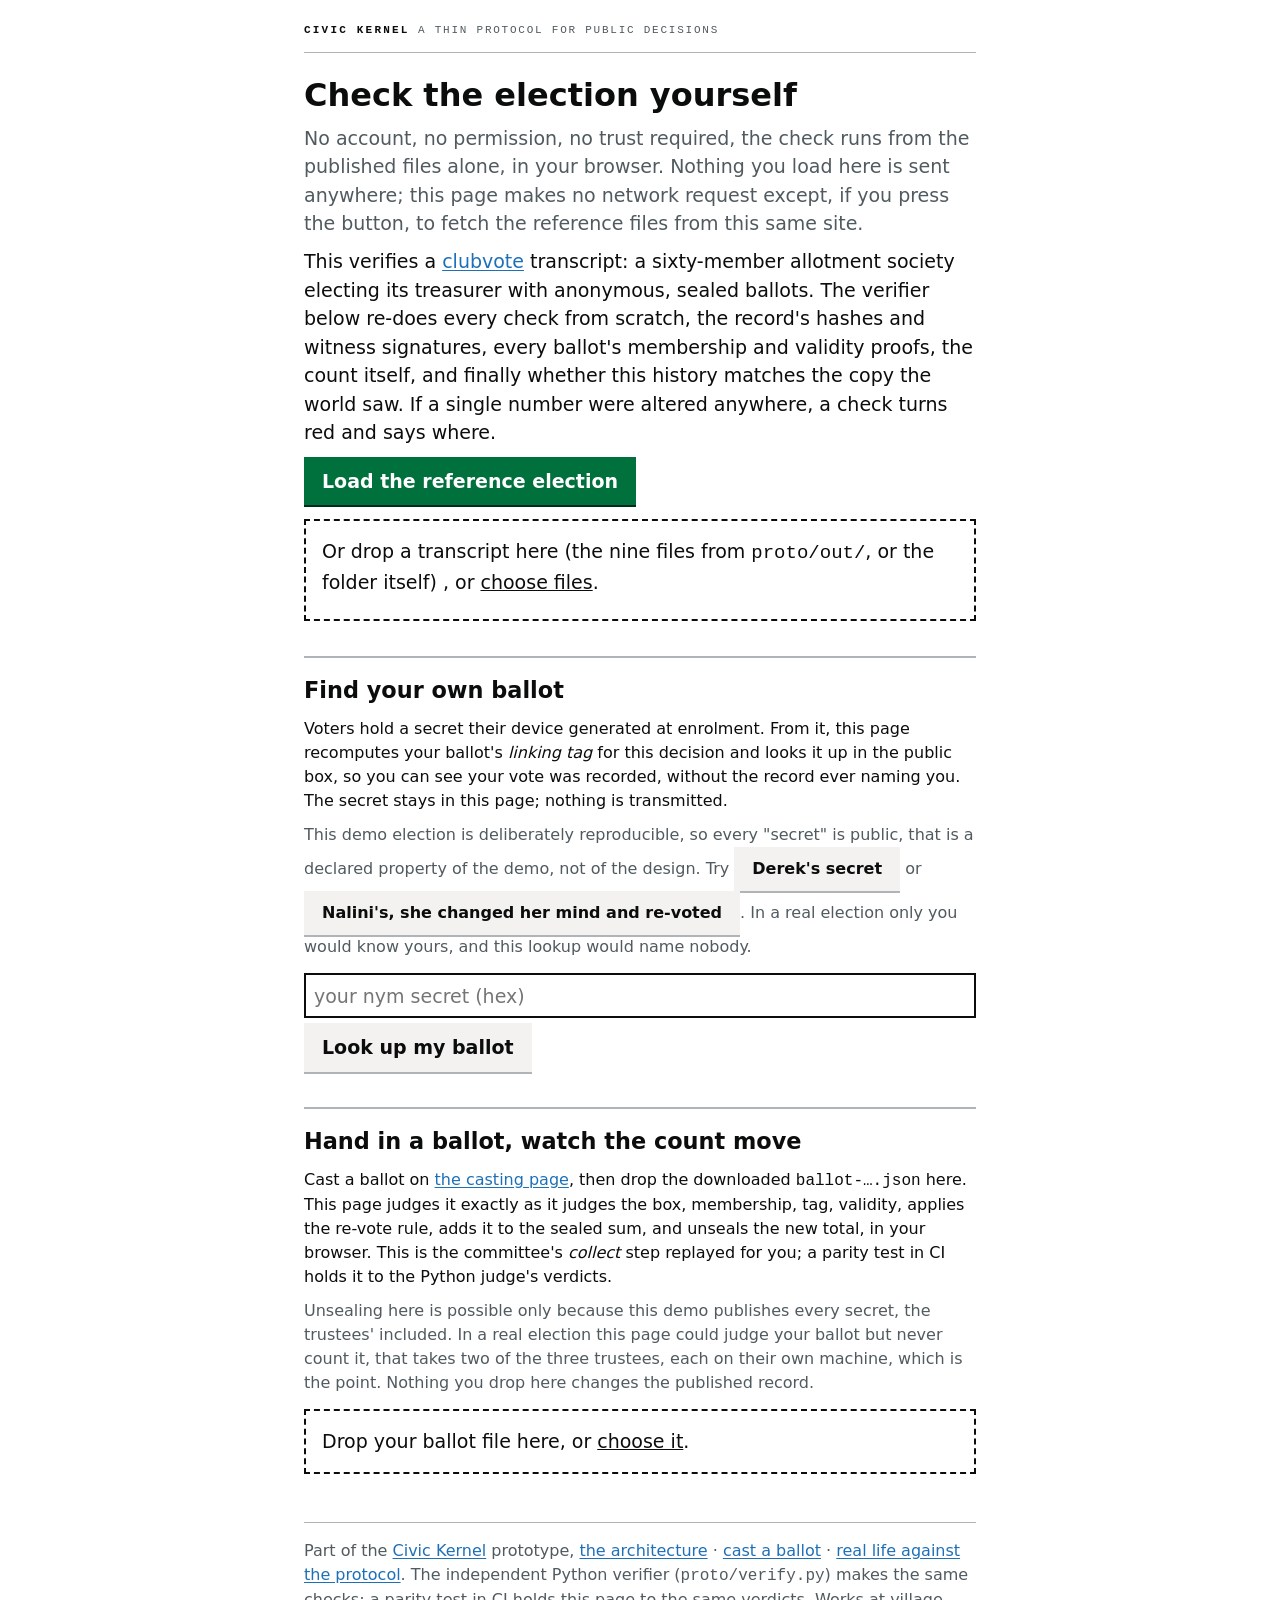
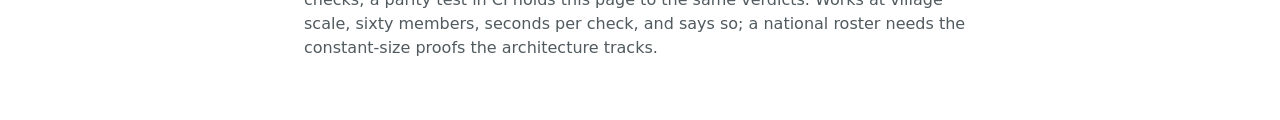
<file: verifier.html>
<!DOCTYPE html>
<html lang="en">
<head>
<meta charset="utf-8">
<meta name="viewport" content="width=device-width, initial-scale=1">
<title>Check the election yourself, Civic Kernel</title>
<style>
  /* The gov.uk discipline, shared with owed.html: white page, near-black large
     type, underlined links, the yellow focus state, square corners, colour
     spent only on meaning. The verdict borrows gov.uk's two strongest shapes:
     VERIFIED is the solid-green confirmation panel, NOT VERIFIED the
     red-bordered error summary. Dark variant kept at the same contrast rules. */
  :root {
    color-scheme: light;
    --bg: #ffffff; --fg: #0b0c0c; --muted: #505a5f; --line: #b1b4b6;
    --ok: #00703c; --bad: #d4351c; --warn: #996c00;
    --panel: #f3f2f1; --accent: #1d70b8; --focus: #ffdd00; --focus-fg: #0b0c0c;
    --verdict-ok-fg: #ffffff;
  }
  .home { display:block; margin:0 0 1.5rem; padding:.2rem 0 .85rem;
    border-bottom:1px solid var(--line);
    font-family:ui-monospace,'Cascadia Code',Menlo,Consolas,monospace;
    font-size:.6875rem; letter-spacing:.16em; text-transform:uppercase;
    text-decoration:none; color:var(--muted); }
  .home b { color:var(--fg); font-weight:700; letter-spacing:.2em; }
  .home:hover b { text-decoration:underline; text-underline-offset:.14em; }
  .home:focus { background:var(--focus); color:var(--focus-fg); outline:3px solid var(--focus); box-shadow:0 3px 0 var(--focus-fg); text-decoration:none; }
  * { box-sizing: border-box; }
  body {
    margin: 0 auto; padding: 1.2rem 1rem 4rem; max-width: 44rem;
    background: var(--bg); color: var(--fg);
    font: 1.1875rem/1.5 system-ui, -apple-system, "Segoe UI", Roboto, sans-serif;
  }
  @media (max-width: 40rem) { body { font-size: 1rem; } }
  h1 { font-size: 2rem; line-height: 1.15; margin: .6rem 0 .4rem; }
  h2 { font-size: 1.4rem; margin: 1.8rem 0 .5rem; }
  p  { margin: .6rem 0; }
  .sub { color: var(--muted); }
  a { color: var(--accent); text-decoration: underline; text-underline-offset: .12em; }
  a:focus.skip:focus {
    background: var(--focus); color: var(--focus-fg);
    outline: 3px solid var(--focus); outline-offset: 0;
    box-shadow: 0 3px 0 var(--focus-fg); text-decoration: none;
  }
  .skip { position: absolute; left: -9999px; }
  .skip:focus { position: static; display: inline-block; padding: .2rem .5rem; }
  button {
    font: inherit; font-weight: 600; padding: .5rem 1rem; cursor: pointer;
    border: 2px solid transparent; border-radius: 0;
    background: var(--panel); color: var(--fg); box-shadow: 0 2px 0 var(--line);
  }
  button.primary { background: var(--ok); color: #ffffff; box-shadow: 0 2px 0 #002d18; }
  button:hover { filter: brightness(1.08); }
  button:focus {
    outline: 3px solid var(--focus); outline-offset: 0;
    background: var(--focus); color: var(--focus-fg); box-shadow: 0 2px 0 var(--focus-fg);
  }
  button:disabled { opacity: .5; cursor: default; }
  #drop, #handdrop {
    margin-top: .9rem; padding: 1rem; border: 2px dashed var(--fg);
    border-radius: 0; color: var(--fg);
  }
  #drop.over, #handdrop.over { border-color: var(--accent); background: var(--panel); }
  #drop input, #handdrop input { display: none; }
  #handresult .ok { color: var(--ok); font-weight: 700; } #handresult .bad { color: var(--bad); font-weight: 700; }
  #handresult .warn { color: var(--warn); font-weight: 700; }
  #filestate { font-size: 1rem; color: var(--muted); margin-top: .4rem; }
  #verdict {
    display: none; margin: 1.4rem 0; padding: 1rem 1.2rem; border-radius: 0;
    border: 0;
  }
  #verdict.ok   { display: block; background: var(--ok); color: var(--verdict-ok-fg); }
  #verdict.bad  { display: block; background: none; border: 5px solid var(--bad); }
  #verdict.bad .big { color: var(--bad); }
  #verdict.warn { display: block; background: none; border: 5px solid var(--warn); }
  #verdict .big { font-size: 1.4rem; font-weight: 700; }
  #checks section { margin: 1.1rem 0; }
  #checks h3 { font-size: 1.2rem; margin: .8rem 0 .3rem; }
  .sectitle[data-tip] {
    cursor: help;
    text-decoration: underline dotted; text-underline-offset: 3px;
  }
  .sectitle[data-tip].xref[data-tip] { position: relative; }
  .sectitle[data-tip]::after.xref[data-tip]::after {
    content: attr(data-tip);
    position: absolute; left: 0; top: calc(100% + .4rem); z-index: 30;
    width: 23rem; max-width: 78vw;
    background: var(--bg); color: var(--fg);
    border: 2px solid var(--fg); border-radius: 0;
    padding: .5rem .7rem; font-size: 1rem; font-weight: 400; line-height: 1.5;
    box-shadow: 0 6px 20px rgba(0, 0, 0.18);
    display: none;
  }
  .sectitle.tipped::after { display: block; }
  @media (hover: hover) { .sectitle[data-tip]:hover::after.xref[data-tip]:hover::after { display: block; } }
  footer .xref[data-tip]::after { top: auto; bottom: calc(100% + .4rem); }
  .row { display: flex; gap: .6rem; padding: .25rem 0; font-size: 1rem; }
  .row .mark { flex: 0 0 1.2rem; text-align: center; }
  .row .what { flex: 1; min-width: 0; }
  .row .tech {
    display: block; font-size: .9375rem; color: var(--muted);
    font-family: ui-monospace, 'Cascadia Code', Menlo, Consolas, monospace;
    overflow-wrap: anywhere;
  }
  /* minimalism: the plain line is the content; the technical statement shows
     only where it is the point, on a failure, or when asked for */
  .row.ok .tech { display: none; }
  body.techdetail .row.ok .tech { display: block; }
  .row.ok .mark { color: var(--ok); font-weight: 700; } .row.bad .mark { color: var(--bad); font-weight: 700; }
  .row.bad { color: var(--bad); }
  .row.skip { color: var(--muted); font-style: italic; }
  #progress { color: var(--muted); font-size: 1rem; margin: .3rem 0; }
  .panel { margin-top: 2.2rem; border-top: 2px solid var(--line); padding-top: 1rem; }
  input[type=text] {
    font: inherit; width: 100%; padding: .4rem .5rem; margin: .3rem 0;
    border: 2px solid var(--fg); border-radius: 0; background: var(--bg); color: var(--fg);
  }
  input[type=text]:focus {
    outline: 3px solid var(--focus); outline-offset: 0; box-shadow: inset 0 0 0 2px var(--fg);
  }
  code.mono { font-family: ui-monospace, SFMono-Regular, Menlo, Consolas, monospace; font-size: .9em; }
  .small { font-size: 1rem; }
  footer { margin-top: 3rem; color: var(--muted); font-size: 1rem; border-top: 1px solid var(--line); padding-top: 1rem; }
</style>
</head>
<body>
<a class="skip" href="#main">Skip to main content</a>
<a class="home" href="index.html"><b>Civic&nbsp;Kernel</b> <span>a thin protocol for public decisions</span></a>
<main id="main">

<h1>Check the election yourself</h1>
<p class="sub">No account, no permission, no trust required, the check runs from the published
files alone, in your browser. Nothing you load here is sent anywhere; this page makes no network
request except, if you press the button, to fetch the reference files from this same site.</p>

<p>This verifies a <a class="xref" href="proto/README.md" data-tip="An end-to-end implementation of the four protocol verbs running a verifiable election, followed by twelve simulated attack scenarios.">clubvote</a> transcript: a sixty-member allotment
society electing its treasurer with anonymous, sealed ballots. The verifier below re-does every
check from scratch, the record's hashes and witness signatures, every ballot's membership and
validity proofs, the count itself, and finally whether this history matches the copy the world
saw. If a single number were altered anywhere, a check turns red and says where.</p>

<p>
  <button id="loadref" class="primary">Load the reference election</button>
</p>
<div id="drop">
  Or drop a transcript here (the nine files from <code>proto/out/</code>, or the folder itself)
, or <label style="text-decoration: underline; cursor: pointer;">choose files<input type="file" id="picker" multiple></label>.
  <div id="filestate"></div>
</div>

<div id="verdict"><span class="big" id="verdict-line"></span><div id="verdict-detail" class="small"></div></div>
<div id="progress"></div>
<label class="small sub" id="techtoggle" style="display:none"><input type="checkbox" id="showtech">
Show the technical line behind every check</label>
<div id="checks"></div>

<div class="panel" id="findpanel">
  <h2 style="margin-top:0">Find your own ballot</h2>
  <p class="small">Voters hold a secret their device generated at enrolment. From it, this page
  recomputes your ballot's <em>linking tag</em> for this decision and looks it up in the public
  box, so you can see your vote was recorded, without the record ever naming you. The secret
  stays in this page; nothing is transmitted.</p>
  <p class="small sub">This demo election is deliberately reproducible, so every "secret" is
  public, that is a declared property of the demo, not of the design. Try
  <button id="try-derek" class="small">Derek's secret</button> or
  <button id="try-nalini" class="small">Nalini's, she changed her mind and re-voted</button>.
  In a real election only you would know yours, and this lookup would name nobody.</p>
  <input type="text" id="secret" class="mono" placeholder="your nym secret (hex)" spellcheck="false">
  <button id="find">Look up my ballot</button>
  <div id="findresult" class="small" style="margin-top:.5rem"></div>
</div>

<div class="panel" id="handpanel">
  <h2 style="margin-top:0">Hand in a ballot, watch the count move</h2>
  <p class="small">Cast a ballot on <a href="cast.html">the casting page</a>, then drop the
  downloaded <code>ballot-….json</code> here. This page judges it exactly as it judges the
  box, membership, tag, validity, applies the re-vote rule, adds it to the sealed sum,
  and unseals the new total, in your browser. This is the committee's <em>collect</em> step
  replayed for you; a parity test in CI holds it to the Python judge's verdicts.</p>
  <p class="small sub">Unsealing here is possible only because this demo publishes every
  secret, the trustees' included. In a real election this page could judge your ballot but
  never count it, that takes two of the three trustees, each on their own machine, which
  is the point. Nothing you drop here changes the published record.</p>
  <div id="handdrop">
    Drop your ballot file here, or
    <label style="text-decoration: underline; cursor: pointer;">choose it<input type="file" id="handpicker"></label>.
  </div>
  <div id="handresult" class="small" style="margin-top:.5rem"></div>
</div>

<footer>
  Part of the <a class="xref" href="https://github.com/GlassOnTin/civic-kernel" data-tip="Rules for running a vote that nobody can rig and anybody can check, designed as open infrastructure.">Civic Kernel</a> prototype,
  <a class="xref" href="architecture.html" data-tip="A thin distributed architecture for verifiable governance, checked on standard devices, accessible to all participants, bounded by fundamental human rights, and resilient against capture.">the architecture</a> · <a class="xref" href="cast.html" data-tip="The voter's interface: generate enrolment credentials, seal your ballot, test the encryption with a challenge, and export the anonymous ballot directly in your browser.">cast a ballot</a> · <a class="xref" href="scenarios.html" data-tip="The Civic Kernel is an architecture for verifiable democratic processes. To test its resilience, we evaluate it against challenging real-world institutional failures step by step. Each scenario details where the design holds, strains, or breaks.">real life against the
  protocol</a>. The independent Python verifier (<code>proto/verify.py</code>) makes the same
  checks; a parity test in CI holds this page to the same verdicts. Works at village scale,
  sixty members, seconds per check, and says so; a national roster needs the constant-size
  proofs the architecture tracks.
</footer>
</main>

<script src="verifier.js"></script>
<script>
"use strict";
const REQUIRED = ["manifest.json", "roster.json", "trustees.json", "ballot-box.json",
                  "audits.json", "log.jsonl", "heads.jsonl", "trust.json", "anchor.json"];
const files = {};
let running = false;

const $ = id => document.getElementById(id);
const filestate = $("filestate"), checksEl = $("checks"), progressEl = $("progress");

function setFileState() {
  const have = REQUIRED.filter(f => f in files);
  const missing = REQUIRED.filter(f => !(f in files));
  filestate.textContent = have.length
    ? "Loaded " + have.length + "/" + REQUIRED.length +
      (missing.length ? ", still missing: " + missing.join(", ") : "")
    : "";
}

function addFile(name, text) {
  const base = name.split("/").pop();
  if (REQUIRED.includes(base)) files[base] = text;
}

async function maybeRun() {
  if (running) return;
  if (!REQUIRED.every(f => f in files)) { setFileState(); return; }
  setFileState();
  running = true;
  $("loadref").disabled = true;
  $("techtoggle").style.display = "block";
  checksEl.innerHTML = "";
  const v = $("verdict"); v.className = ""; v.style.display = "none";
  let sectionEl = null;
  const t0 = Date.now();

  const res = await CivicVerifier.verify(files, {
    onSection: (n, title, plain) => {
      const s = document.createElement("section");
      s.innerHTML = "<h3>[" + n + "] <span class='sectitle'></span></h3>";
      const st = s.querySelector(".sectitle");
      st.textContent = title;
      if (plain) st.setAttribute("data-tip", plain);
      checksEl.appendChild(s); sectionEl = s;
      progressEl.textContent = "checking…";
    },
    onCheck: c => {
      const d = document.createElement("div");
      d.className = "row " + (c.ok ? "ok" : "bad");
      d.innerHTML = "<span class='mark'>" + (c.ok ? "✓" : "✗")
        + "</span><span class='what'><span class='plainline'></span><span class='tech'></span></span>";
      d.querySelector(".plainline").textContent = c.plain || c.text;
      d.querySelector(".tech").textContent = c.text;
      sectionEl.appendChild(d);
    },
    onSkip: (n, text) => {
      const s = document.createElement("section");
      s.innerHTML = "<h3>[" + n + "]</h3>";
      const d = document.createElement("div");
      d.className = "row skip";
      d.innerHTML = "<span class='mark'>–</span><span></span>";
      d.lastChild.textContent = text;
      s.appendChild(d);
      checksEl.appendChild(s);
    },
    onBallot: (done, total) => {
      const per = (Date.now() - t0) / 1000 / done;
      progressEl.textContent = "checking ballot " + done + " of " + total +
        "; each one proves membership of the whole 60-key ring" +
        (done < total ? " (about " + Math.ceil(per * (total - done)) + "s left)" : "");
    },
  });

  progressEl.textContent = "";
  const line = $("verdict-line"), detail = $("verdict-detail");
  if (res.verdict === "VERIFIED") {
    v.className = "ok";
    line.textContent = "VERIFIED, every check passed.";
  } else if (res.verdict === "CANNOT VERIFY HERE") {
    v.className = "warn";
    line.textContent = "CANNOT VERIFY HERE";
  } else {
    v.className = "bad";
    line.textContent = "NOT VERIFIED, this transcript should not be believed.";
  }
  detail.textContent = res.summary + "  (" + (res.elapsedMs / 1000).toFixed(1) + " s in this browser)";
  v.scrollIntoView({ behavior: "smooth", block: "start" });
  running = false;
  $("loadref").disabled = false;
}

// --- loading: reference fetch, drag-drop (files or a folder), file picker
// ?ref=some/dir loads a different hosted transcript, so a club can publish its
// files next to this page and hand members one link that verifies them.
const REF_DIR = (new URLSearchParams(location.search).get("ref") || "proto/out")
  .replace(/[^A-Za-z0-9_\/.-]/g, "").replace(/\.\.+/g, ".").replace(/\/+$/, "");
$("loadref").onclick = async () => {
  $("loadref").disabled = true;
  filestate.textContent = "fetching transcript from " + REF_DIR + "/ …";
  try {
    for (const f of REQUIRED) {
      const r = await fetch(REF_DIR + "/" + f);
      if (!r.ok) throw new Error(f + ": HTTP " + r.status);
      files[f] = await r.text();
    }
  } catch (e) {
    filestate.textContent = "Could not fetch the reference files (" + e.message + "). " +
      "If you opened this page from disk, serve the repo (python3 -m http.server) or drop the files here.";
    $("loadref").disabled = false;
    return;
  }
  $("loadref").disabled = false;
  maybeRun();
};

const drop = $("drop");
drop.ondragover = e => { e.preventDefault(); drop.classList.add("over"); };
drop.ondragleave = () => drop.classList.remove("over");
drop.ondrop = async e => {
  e.preventDefault(); drop.classList.remove("over");
  const items = [...e.dataTransfer.items];
  const readEntry = entry => new Promise(resolve => {
    if (entry.isFile) {
      entry.file(f => f.text().then(t => { addFile(f.name, t); resolve(); }));
    } else if (entry.isDirectory) {
      entry.createReader().readEntries(async es => {
        for (const sub of es) await readEntry(sub);
        resolve();
      });
    } else resolve();
  });
  for (const it of items) {
    const entry = it.webkitGetAsEntry && it.webkitGetAsEntry();
    if (entry) await readEntry(entry);
    else { const f = it.getAsFile(); if (f) addFile(f.name, await f.text()); }
  }
  maybeRun();
};
$("picker").onchange = async e => {
  for (const f of e.target.files) addFile(f.name, await f.text());
  maybeRun();
};

// --- find my ballot
const DEMO_SECRETS = {
  derek: "d4b128310c83f38cc4f3c64ae534757c90a7719d00c1126660debc2e2a17bec6c8c4e15ff338b8837d03bcf85c289a6709434f818abeee434ea2c812029715b8",
  nalini: "25163641b9a22b7816eac5d8eaecf17483aaf6e5bd3c5c32afd4e0b39dc8fe8db54d22e505f8e54c273de54e7a4567a47a8b22f047dde90fc64bf2f970b9629b",
};
$("try-derek").onclick = () => { $("secret").value = DEMO_SECRETS.derek; $("findresult").textContent = ""; };
$("try-nalini").onclick = () => { $("secret").value = DEMO_SECRETS.nalini; $("findresult").textContent = ""; };
$("secret").oninput = () => { $("findresult").textContent = ""; };
$("find").onclick = async () => {
  const out = $("findresult");
  const needed = ["trustees.json", "ballot-box.json", "roster.json", "log.jsonl"];
  if (!needed.every(f => f in files)) {
    out.textContent = "Load a transcript first (the button above, or drop the files).";
    return;
  }
  try {
    const r = await CivicVerifier.findBallot(files, $("secret").value);
    let html = "";
    if (r.enrolled) {
      html += "This secret belongs to an enrolled member, the demo roster openly names them: <b></b>. ";
    } else {
      html += "This secret does not match any enrolled key; it could not have cast a ballot. ";
    }
    out.innerHTML = html + "<div class='mono sub'>linking tag " + r.tag.slice(0, 24) + "…</div>";
    if (r.enrolled) out.querySelector("b").textContent = r.memberName;
    if (r.ballots.length === 0) {
      out.innerHTML += "<div>No ballot in the box carries this tag" +
        (r.enrolled ? ", this member did not vote (or their ballot was suppressed: that is exactly what this check is for)." : ".") + "</div>";
    } else {
      for (const b of r.ballots) {
        out.innerHTML += "<div>• ballot with sequence " + b.seq + ", " +
          (b.counted ? "<b>counted</b>" : "superseded by a later re-vote, sealed forever") + "</div>";
      }
    }
  } catch (e) {
    out.textContent = "Could not compute: " + e.message;
  }
};

// --- hand in a ballot (the demo transcript unseals in the browser; a real one never can)
const DEMO_JOINT_SECRET =
  "20081ab70fd9bbc8e40d7a94f1cf3404c5f4b93632eb8c538de4a012807a66f650e7e904b1c0e8cf41cd901a7e3d8d93225cdceb1c0054cf9a8ec3a6fb2386c1a";
const fmtCounts = c => Object.entries(c).map(([k, v]) => k + " " + v).join(", ");
async function handIn(text) {
  const out = $("handresult");
  const needed = ["roster.json", "trustees.json", "ballot-box.json", "log.jsonl"];
  if (!needed.every(f => f in files)) {
    out.textContent = "Load a transcript first (the button at the top, or drop its files there).";
    return;
  }
  out.textContent = "judging your ballot; it proves membership of the whole ring, so give it a second…";
  try {
    const r = await CivicVerifier.collectBallot(files, text, DEMO_JOINT_SECRET);
    if (!r.demo) {
      out.innerHTML = "<span class='warn'><b>This is not the demo transcript, so this page cannot count.</b></span> " +
        "Its unsealing secret is not public, good: that is the design. This page can still judge a ballot " +
        "for a real election; counting it takes a trustee quorum, on their own machines.";
      return;
    }
    if (!r.accepted) {
      out.innerHTML = r.duplicate
        ? "<span class='warn'><b>Not taken:</b></span> <span class='dup'></span>, cast again with a higher attempt number."
        : "<span class='bad'><b>Refused, exactly as the box would refuse it:</b></span> <span class='why'></span> " +
          "Nothing was counted. The page that just caught this shares no code with the page that built it.";
      const slot = out.querySelector(r.duplicate ? ".dup" : ".why");
      if (slot) slot.textContent = r.why;
      return;
    }
    let html = "";
    if (r.counted) {
      html += "<span class='ok'><b>Counted.</b></span> The total was <b>" + fmtCounts(r.before.counts) +
        "</b>; it is now <b>" + fmtCounts(r.after.counts) + "</b>. ";
      html += r.priorSeqs.length
        ? "Your ballot silently superseded the earlier one with your tag (attempt " +
          r.priorSeqs[r.priorSeqs.length - 1] + " → " + r.seq + "); nobody watching the box can tell which envelope changed."
        : "A new voter joined the count: " + r.after.voters + " voted, up from " + r.before.voters + ".";
    } else {
      html += "<span class='warn'><b>In the box, but superseded</b></span>, a ballot with your tag already " +
        "carries a higher attempt number (yours: " + r.seq + "; counted: " +
        r.priorSeqs[r.priorSeqs.length - 1] + "). The total stays <b>" + fmtCounts(r.after.counts) +
        "</b>. Re-cast with a higher attempt number to change your vote, this is the re-vote rule doing its job.";
    }
    html += "<div class='mono sub'>linking tag " + r.tag.slice(0, 24) + "…, paste your secret above to find it</div>";
    out.innerHTML = html;
  } catch (e) {
    out.textContent = "Could not count: " + e.message;
  }
}
const handdrop = $("handdrop");
handdrop.ondragover = e => { e.preventDefault(); handdrop.classList.add("over"); };
handdrop.ondragleave = () => handdrop.classList.remove("over");
handdrop.ondrop = async e => {
  e.preventDefault(); handdrop.classList.remove("over");
  const f = [...e.dataTransfer.files][0];
  if (f) handIn(await f.text());
};
$("handpicker").onchange = async e => {
  const f = e.target.files[0];
  if (f) handIn(await f.text());
  e.target.value = "";
};

$("showtech").onchange = e => document.body.classList.toggle("techdetail", e.target.checked);

document.addEventListener('click', e => {
  const s = e.target.closest('.sectitle[data-tip]');
  document.querySelectorAll('.sectitle.tipped').forEach(x => { if (x !== s) x.classList.remove('tipped'); });
  if (s) s.classList.toggle('tipped');
});
</script>
</body>
</html>
</file>
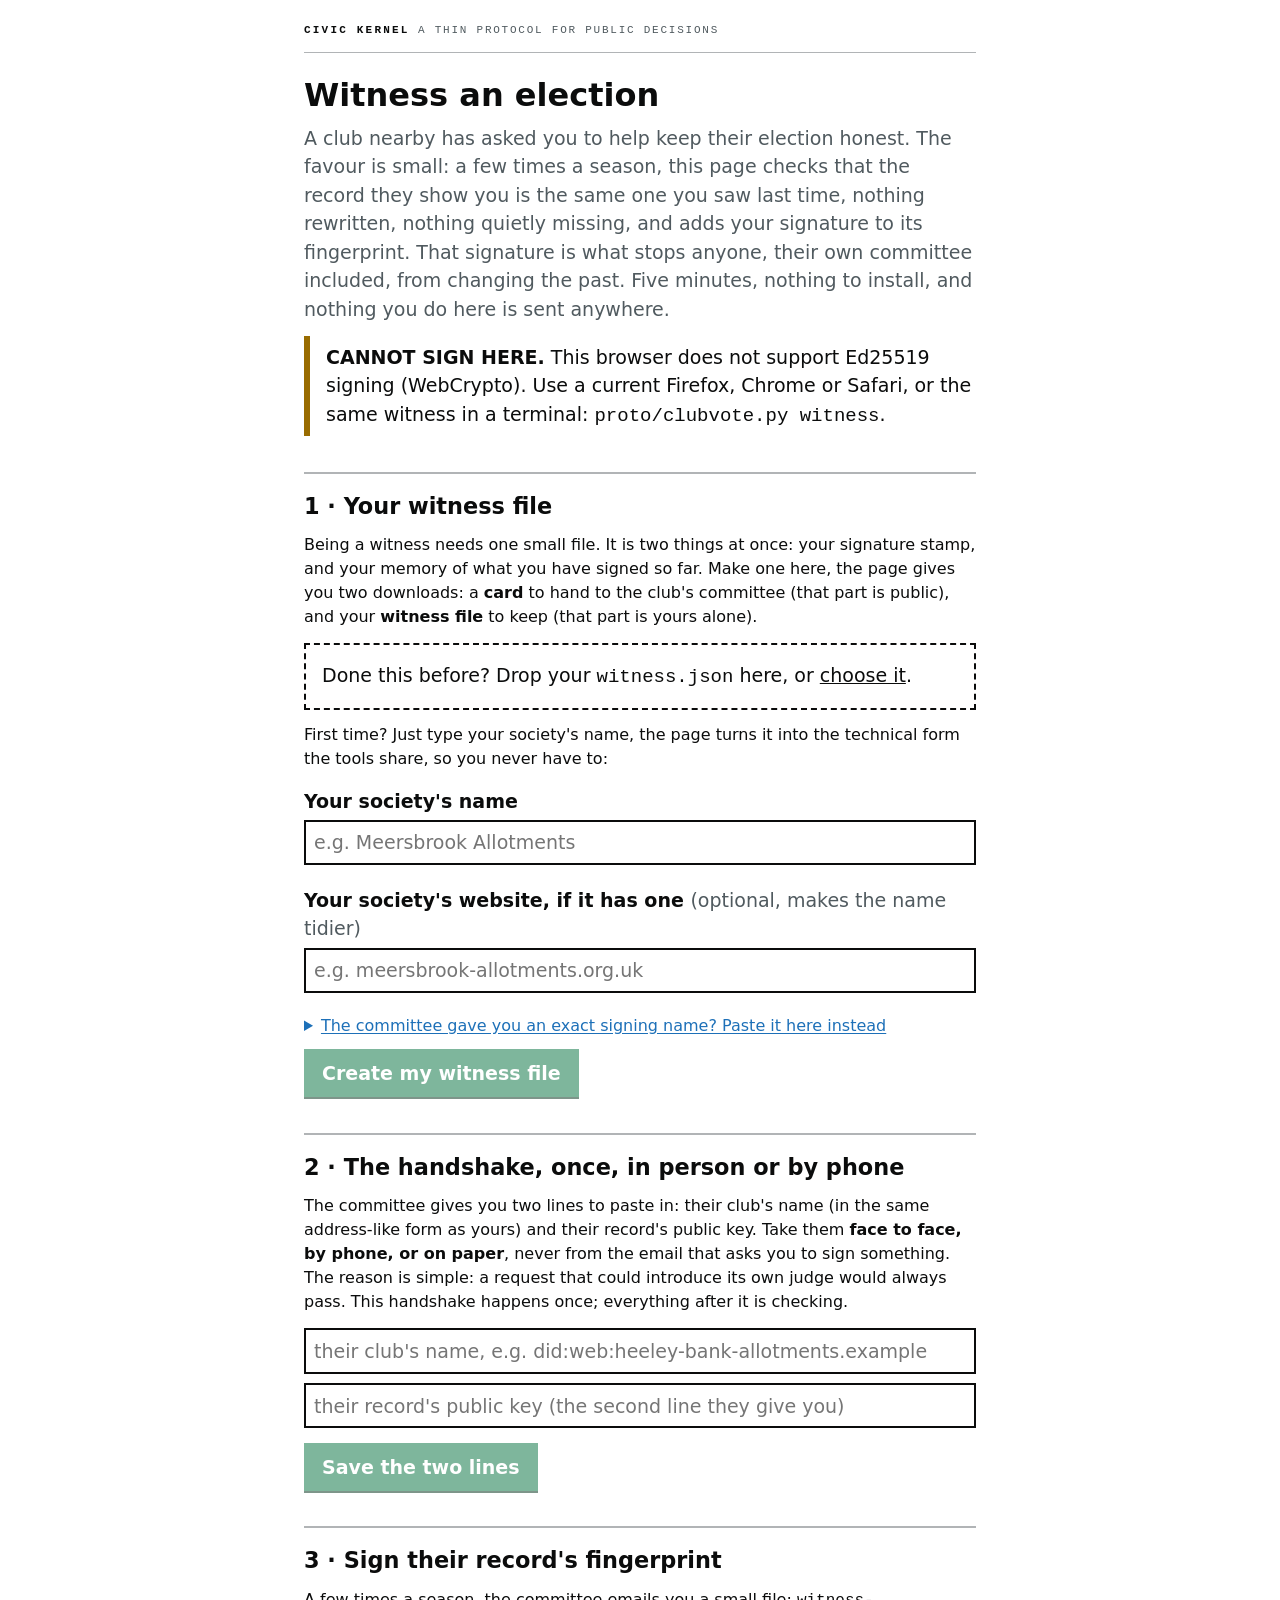
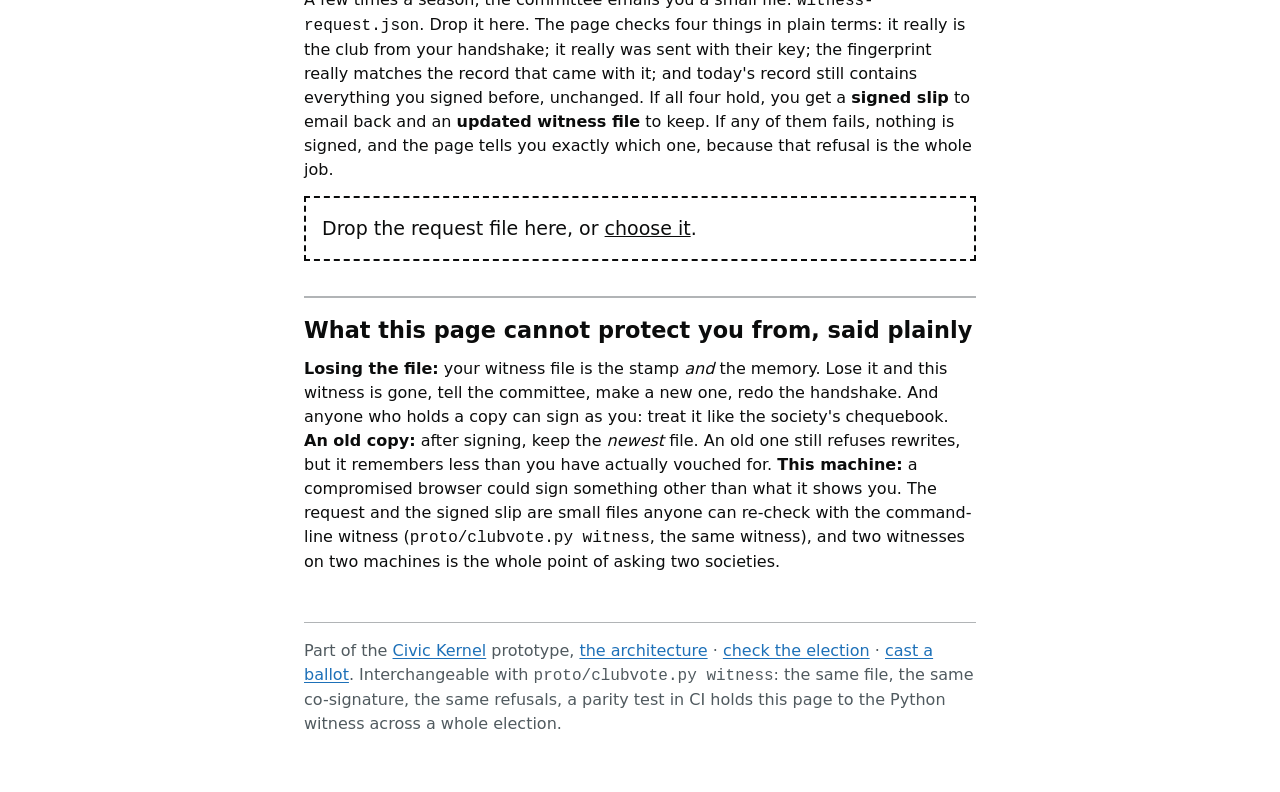
<file: witness.html>
<!DOCTYPE html>
<html lang="en">
<head>
<meta charset="utf-8">
<meta name="viewport" content="width=device-width, initial-scale=1">
<title>Witness an election, Civic Kernel</title>
<style>
  /* The gov.uk discipline, shared with owed.html: white page, near-black large
     type, underlined links, the yellow focus state, 2px input borders, square
     corners, colour spent only on semantic borders. Dark variant kept at the
     same contrast rules. */
  :root {
    color-scheme: light;
    --bg: #ffffff; --fg: #0b0c0c; --muted: #505a5f; --line: #b1b4b6;
    --ok: #00703c; --bad: #d4351c; --warn: #996c00;
    --panel: #f3f2f1; --accent: #1d70b8; --focus: #ffdd00; --focus-fg: #0b0c0c;
  }
  .home { display:block; margin:0 0 1.5rem; padding:.2rem 0 .85rem;
    border-bottom:1px solid var(--line);
    font-family:ui-monospace,'Cascadia Code',Menlo,Consolas,monospace;
    font-size:.6875rem; letter-spacing:.16em; text-transform:uppercase;
    text-decoration:none; color:var(--muted); }
  .home b { color:var(--fg); font-weight:700; letter-spacing:.2em; }
  .home:hover b { text-decoration:underline; text-underline-offset:.14em; }
  .home:focus { background:var(--focus); color:var(--focus-fg); outline:3px solid var(--focus); box-shadow:0 3px 0 var(--focus-fg); text-decoration:none; }
  * { box-sizing: border-box; }
  body {
    margin: 0 auto; padding: 1.2rem 1rem 4rem; max-width: 44rem;
    background: var(--bg); color: var(--fg);
    font: 1.1875rem/1.5 system-ui, -apple-system, "Segoe UI", Roboto, sans-serif;
  }
  @media (max-width: 40rem) { body { font-size: 1rem; } }
  h1 { font-size: 2rem; line-height: 1.15; margin: .6rem 0 .4rem; }
  h2 { font-size: 1.4rem; margin: 0 0 .5rem; }
  p  { margin: .6rem 0; }
  .sub { color: var(--muted); }
  a { color: var(--accent); text-decoration: underline; text-underline-offset: .12em; }
  a:focus.skip:focus {
    background: var(--focus); color: var(--focus-fg);
    outline: 3px solid var(--focus); outline-offset: 0;
    box-shadow: 0 3px 0 var(--focus-fg); text-decoration: none;
  }
  .skip { position: absolute; left: -9999px; }
  .skip:focus { position: static; display: inline-block; padding: .2rem .5rem; }
  button {
    font: inherit; font-weight: 600; padding: .5rem 1rem; cursor: pointer;
    border: 2px solid transparent; border-radius: 0;
    background: var(--panel); color: var(--fg); box-shadow: 0 2px 0 var(--line);
  }
  button.primary { background: var(--ok); color: #ffffff; box-shadow: 0 2px 0 #002d18; }
  button:hover { filter: brightness(1.08); }
  button:focus {
    outline: 3px solid var(--focus); outline-offset: 0;
    background: var(--focus); color: var(--focus-fg); box-shadow: 0 2px 0 var(--focus-fg);
  }
  button:disabled { opacity: .5; cursor: default; }
  .q { margin: 1rem 0; }
  .q label { display: block; font-weight: 700; }
  details { margin: .7rem 0; }
  summary { cursor: pointer; color: var(--accent); text-decoration: underline; text-underline-offset: .12em; }
  .dropzone {
    margin-top: .9rem; padding: 1rem; border: 2px dashed var(--fg);
    border-radius: 0; color: var(--fg);
  }
  .dropzone.over { border-color: var(--accent); background: var(--panel); }
  .dropzone input { display: none; }
  .panel { margin-top: 2.2rem; border-top: 2px solid var(--line); padding-top: 1rem; }
  input[type=text] {
    font: inherit; padding: .4rem .5rem; margin: .3rem 0; width: 100%;
    border: 2px solid var(--fg); border-radius: 0; background: var(--bg); color: var(--fg);
  }
  input[type=text]:focus {
    outline: 3px solid var(--focus); outline-offset: 0; box-shadow: inset 0 0 0 2px var(--fg);
  }
  code.mono { font-family: ui-monospace, SFMono-Regular, Menlo, Consolas, monospace; font-size: .9em; }
  .small { font-size: 1rem; }
  .secretbox {
    font-family: ui-monospace, SFMono-Regular, Menlo, Consolas, monospace; font-size: .85em;
    overflow-wrap: anywhere; background: var(--panel); border: 1px solid var(--line);
    border-radius: 0; padding: .5rem .7rem; margin: .4rem 0;
  }
  .status { margin: .8rem 0; padding: .4rem 0 .4rem 1rem; border-left: .4rem solid var(--line);
            border-radius: 0; background: none; }
  .status.ok   { border-left-color: var(--ok); }
  .status.bad  { border-left-color: var(--bad); }
  .status.warn { border-left-color: var(--warn); }
  footer { margin-top: 3rem; color: var(--muted); font-size: 1rem; border-top: 1px solid var(--line); padding-top: 1rem; }
</style>
</head>
<body>
<a class="skip" href="#main">Skip to main content</a>
<a class="home" href="index.html"><b>Civic&nbsp;Kernel</b> <span>a thin protocol for public decisions</span></a>
<main id="main">

<h1>Witness an election</h1>
<p class="sub">A club nearby has asked you to help keep their election honest. The favour is
small: a few times a season, this page checks that the record they show you is the same one
you saw last time, nothing rewritten, nothing quietly missing, and adds your signature to
its fingerprint. That signature is what stops anyone, their own committee included, from
changing the past. Five minutes, nothing to install, and nothing you do here is sent
anywhere.</p>

<div id="nosign" class="status warn" style="display:none"><b>CANNOT SIGN HERE.</b> This browser
does not support Ed25519 signing (WebCrypto). Use a current Firefox, Chrome or Safari, or the
same witness in a terminal: <code>proto/clubvote.py witness</code>.</div>

<div class="panel">
  <h2>1 · Your witness file</h2>
  <p class="small">Being a witness needs one small file. It is two things at once: your
  signature stamp, and your memory of what you have signed so far. Make one here, the page
  gives you two downloads: a <b>card</b> to hand to the club's committee (that part is public),
  and your <b>witness file</b> to keep (that part is yours alone).</p>
  <div class="dropzone" id="statedrop">
    Done this before? Drop your <code>witness.json</code> here, or
    <label style="text-decoration: underline; cursor: pointer;">choose it<input type="file" id="statepicker"></label>.
  </div>
  <p class="small" style="margin-top:.8rem">First time? Just type your society's name, the
  page turns it into the technical form the tools share, so you never have to:</p>
  <div class="q">
    <label for="socname">Your society's name</label>
    <input type="text" id="socname" placeholder="e.g. Meersbrook Allotments" spellcheck="false" autocomplete="off">
  </div>
  <div class="q">
    <label for="socsite">Your society's website, if it has one <span class="sub" style="font-weight:400">(optional, makes the name tidier)</span></label>
    <input type="text" id="socsite" placeholder="e.g. meersbrook-allotments.org.uk" spellcheck="false" autocomplete="off">
  </div>
  <details class="small">
    <summary>The committee gave you an exact signing name? Paste it here instead</summary>
    <input type="text" id="keyid" class="mono" placeholder="did:web:your-society.example#w1" spellcheck="false" autocomplete="off">
  </details>
  <p>
    <button id="gen" class="primary">Create my witness file</button>
    <button id="dlcard" style="display:none">Download the card (card.json)</button>
    <button id="dlstate" style="display:none">Download my witness file</button>
  </p>
  <div id="genout" class="small" style="display:none">Two files just downloaded. Hand
  <code>card.json</code> to the club's committee; it is public, and it is how their election
  learns to require your signature. Keep <code>witness.json</code> private: anyone who holds
  it can sign as you. Your signing name is <code id="madeid"></code>, just a unique name on
  the paperwork; nothing on the internet looks it up.</div>
  <div id="generr" class="status bad small" style="display:none"></div>
  <p id="statebox" class="small" style="display:none; margin-top:.9rem"><b>This witness:</b>
  <span id="statesummary"></span></p>
</div>

<div class="panel">
  <h2>2 · The handshake, once, in person or by phone</h2>
  <p class="small">The committee gives you two lines to paste in: their club's name (in the same
  address-like form as yours) and their record's public key. Take them <b>face to face, by
  phone, or on paper</b>, never from the email that asks you to sign something. The reason is
  simple: a request that could introduce its own judge would always pass. This handshake happens
  once; everything after it is checking.</p>
  <input type="text" id="community" class="mono" placeholder="their club's name, e.g. did:web:heeley-bank-allotments.example" spellcheck="false" autocomplete="off">
  <input type="text" id="logpub" class="mono" placeholder="their record's public key (the second line they give you)" spellcheck="false" autocomplete="off">
  <p><button id="pin" class="primary">Save the two lines</button></p>
  <div id="pinout"></div>
</div>

<div class="panel">
  <h2>3 · Sign their record's fingerprint</h2>
  <p class="small">A few times a season, the committee emails you a small file:
  <code>witness-request.json</code>. Drop it here. The page checks four things in plain terms:
  it really is the club from your handshake; it really was sent with their key; the fingerprint
  really matches the record that came with it; and today's record still contains everything you
  signed before, unchanged. If all four hold, you get a <b>signed slip</b> to email back and an
  <b>updated witness file</b> to keep. If any of them fails, nothing is signed, and the page
  tells you exactly which one, because that refusal is the whole job.</p>
  <div class="dropzone" id="reqdrop">
    Drop the request file here, or
    <label style="text-decoration: underline; cursor: pointer;">choose it<input type="file" id="reqpicker"></label>.
  </div>
  <p>
    <button id="dlcosig" style="display:none">Download the signed slip</button>
    <button id="dlstate2" style="display:none">Download my updated witness file</button>
  </p>
  <div id="signout"></div>
</div>

<div class="panel">
  <h2>What this page cannot protect you from, said plainly</h2>
  <p class="small">
  <b>Losing the file:</b> your witness file is the stamp <em>and</em> the memory. Lose it and
  this witness is gone, tell the committee, make a new one, redo the handshake. And anyone who
  holds a copy can sign as you: treat it like the society's chequebook.
  <b>An old copy:</b> after signing, keep the <em>newest</em> file. An old one still refuses
  rewrites, but it remembers less than you have actually vouched for.
  <b>This machine:</b> a compromised browser could sign something other than what it shows you.
  The request and the signed slip are small files anyone can re-check with the command-line
  witness (<code>proto/clubvote.py witness</code>, the same witness), and two witnesses on
  two machines is the whole point of asking two societies.</p>
</div>

<footer>
  Part of the <a href="https://github.com/GlassOnTin/civic-kernel">Civic Kernel</a> prototype,
  <a href="architecture.html">the architecture</a> · <a href="verifier.html">check the election</a> ·
  <a href="cast.html">cast a ballot</a>. Interchangeable with <code>proto/clubvote.py witness</code>:
  the same file, the same co-signature, the same refusals, a parity test in CI holds this page
  to the Python witness across a whole election.
</footer>
</main>

<script src="witness.js"></script>
<script>
"use strict";
const $ = id => document.getElementById(id);
let state = null;
let downloads = { card: null, state: null, cosig: null };

function download(name, text) {
  const a = document.createElement("a");
  a.href = URL.createObjectURL(new Blob([text], { type: "application/json" }));
  a.download = name;
  a.click();
  URL.revokeObjectURL(a.href);
}
const stateText = () => JSON.stringify(state, null, 1) + "\n";

function render() {
  if (!state) return;
  $("statebox").style.display = "block";
  $("statesummary").textContent =
    state.key_id
    + (state.watch ? ", watching " + state.watch.community : ", not watching anyone yet; do the handshake below")
    + (state.last
        ? ". You have signed their record up to " + state.last.size + " entries."
        : ". Nothing signed yet.");
  $("dlstate").style.display = "inline-block";
  if (state.watch) {
    $("community").value = state.watch.community;
    $("logpub").value = state.watch.log_pub;
  }
}

// --- step 1: make or load the witness file
// The signing name is composed FOR the user: a plain society name (or its
// website domain) becomes the did:web form the tools share. Nothing resolves
// it; it only has to be unique and stable, so the machine format is the
// page's job, never the secretary's. A committee-supplied exact line wins.
function composeKeyId() {
  const exact = $("keyid").value.trim();
  if (exact) return exact;
  const site = $("socsite").value.trim().toLowerCase()
    .replace(/^https?:\/\//, "").replace(/\/.*$/, "");
  if (site) return "did:web:" + site + "#w1";
  const slug = $("socname").value.trim().toLowerCase()
    .replace(/&/g, "and").replace(/[^a-z0-9]+/g, "-").replace(/^-+|-+$/g, "");
  if (!slug) throw new Error("type your society's name first (or paste an exact signing name)");
  return "did:web:" + slug + ".example#w1";
}
$("gen").onclick = async () => {
  $("genout").style.display = "none";
  $("generr").style.display = "none";
  try {
    const born = await CivicWitness.newWitness(composeKeyId());
    state = born.state;
    downloads.card = JSON.stringify(born.card, null, 1) + "\n";
    $("dlcard").style.display = "inline-block";
    $("genout").style.display = "block";
    $("madeid").textContent = state.key_id;
    render();
    download("card.json", downloads.card);
    download("witness.json", stateText());
  } catch (e) {
    $("generr").style.display = "block";
    $("generr").textContent = "Cannot create it yet: " + e.message;
  }
};
$("dlcard").onclick = () => download("card.json", downloads.card);
$("dlstate").onclick = () => download("witness.json", stateText());

function loadStateFile(text) {
  try {
    const s = JSON.parse(text);
    if (typeof s.key_id !== "string" || typeof s.priv !== "string") {
      throw new Error("it should hold key_id and priv");
    }
    state = s;
    render();
  } catch (e) {
    $("statebox").style.display = "block";
    $("statesummary").textContent = "not a witness file: " + e.message;
  }
}

// --- step 2: the ceremony
$("pin").onclick = () => {
  const out = $("pinout");
  if (!state) { out.innerHTML = "<div class='status warn small'>Make or load your witness file first (step 1).</div>"; return; }
  try {
    state = CivicWitness.watch(state, $("community").value, $("logpub").value.trim());
    render();
    out.innerHTML = "<div class='status ok small'>Handshake saved, you are now watching <b></b>. "
      + "Your witness file changed, so a fresh copy just downloaded: keep that one. And remember "
      + "the rule the handshake exists for, those two lines come from a person, never from a "
      + "request.</div>";
    out.querySelector("b").textContent = state.watch.community;
    download("witness.json", stateText());
  } catch (e) {
    out.innerHTML = "<div class='status bad small'></div>";
    out.firstChild.textContent = "Refused: " + e.message;
  }
};

// --- step 3: co-sign a checkpoint
async function handleRequest(text) {
  const out = $("signout");
  $("dlcosig").style.display = "none";
  $("dlstate2").style.display = "none";
  if (!state) { out.innerHTML = "<div class='status warn small'>Make or load your witness file first (step 1).</div>"; return; }
  try {
    const r = await CivicWitness.sign(state, text);
    state = r.state;
    render();
    const name = "cosig-" + r.cosig.head.size + ".json";
    downloads.cosig = { name, text: JSON.stringify(r.cosig, null, 1) + "\n" };
    $("dlcosig").style.display = "inline-block";
    $("dlstate2").style.display = "inline-block";
    out.innerHTML = "<div class='status ok small'><b>Signed, their record checks out.</b> "
      + "It is the same story you saw before, now " + r.cosig.head.size + " entries long. "
      + "Two downloads: email <code>" + name + "</code> back to the committee, and <b>keep the "
      + "new <code>witness.json</code></b>, your memory now includes today, and the old copy "
      + "has already forgotten it.</div>";
    download(name, downloads.cosig.text);
    download("witness.json", stateText());
  } catch (e) {
    out.innerHTML = "<div class='status bad small'></div>";
    out.firstChild.textContent = e.message;
  }
}
$("dlcosig").onclick = () => download(downloads.cosig.name, downloads.cosig.text);
$("dlstate2").onclick = () => download("witness.json", stateText());

// --- drop zones and pickers
function wireDrop(zoneId, pickerId, onText) {
  const zone = $(zoneId);
  zone.ondragover = e => { e.preventDefault(); zone.classList.add("over"); };
  zone.ondragleave = () => zone.classList.remove("over");
  zone.ondrop = async e => {
    e.preventDefault(); zone.classList.remove("over");
    const f = [...e.dataTransfer.files][0];
    if (f) onText(await f.text());
  };
  $(pickerId).onchange = async e => {
    const f = e.target.files[0];
    if (f) onText(await f.text());
    e.target.value = "";
  };
}
wireDrop("statedrop", "statepicker", loadStateFile);
wireDrop("reqdrop", "reqpicker", handleRequest);

CivicWitness.edSupported().then(ok => {
  if (!ok) {
    $("nosign").style.display = "block";
    for (const b of document.querySelectorAll("button")) b.disabled = true;
  }
});
</script>
</body>
</html>
</file>
